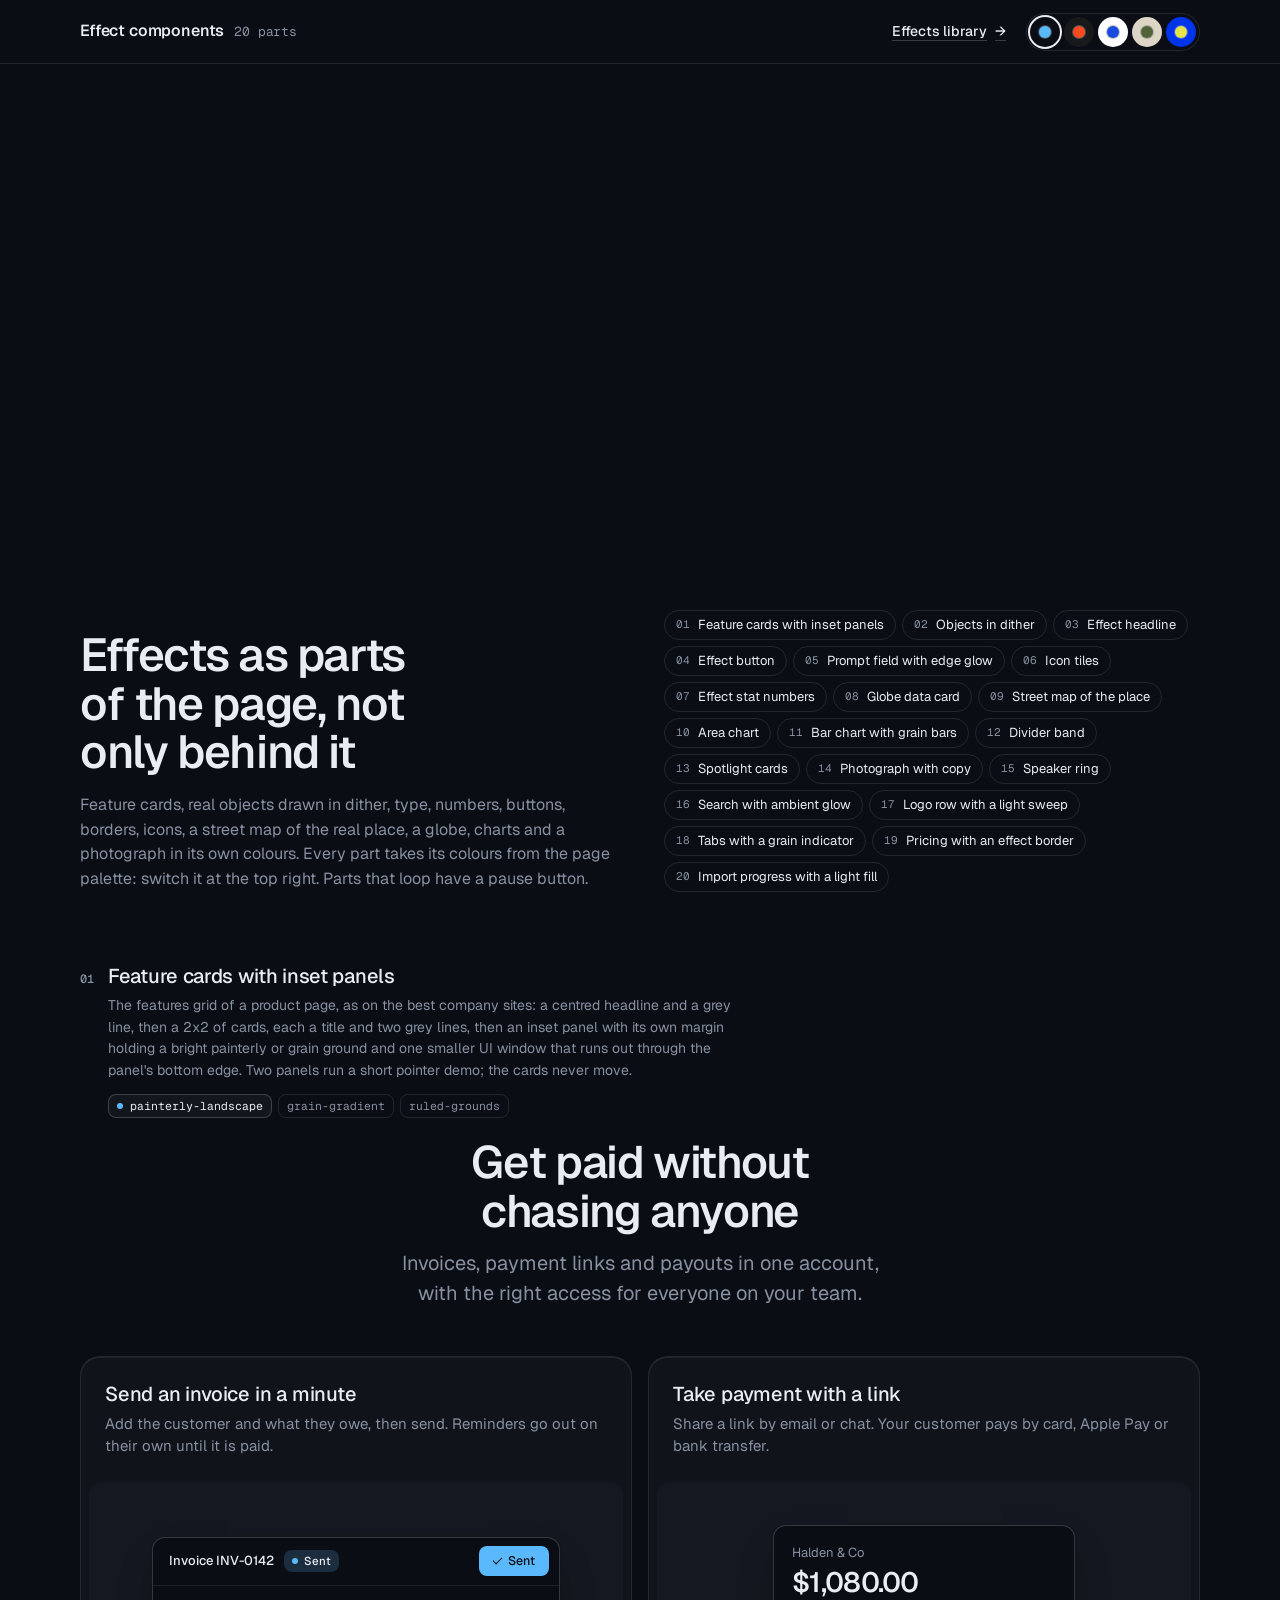
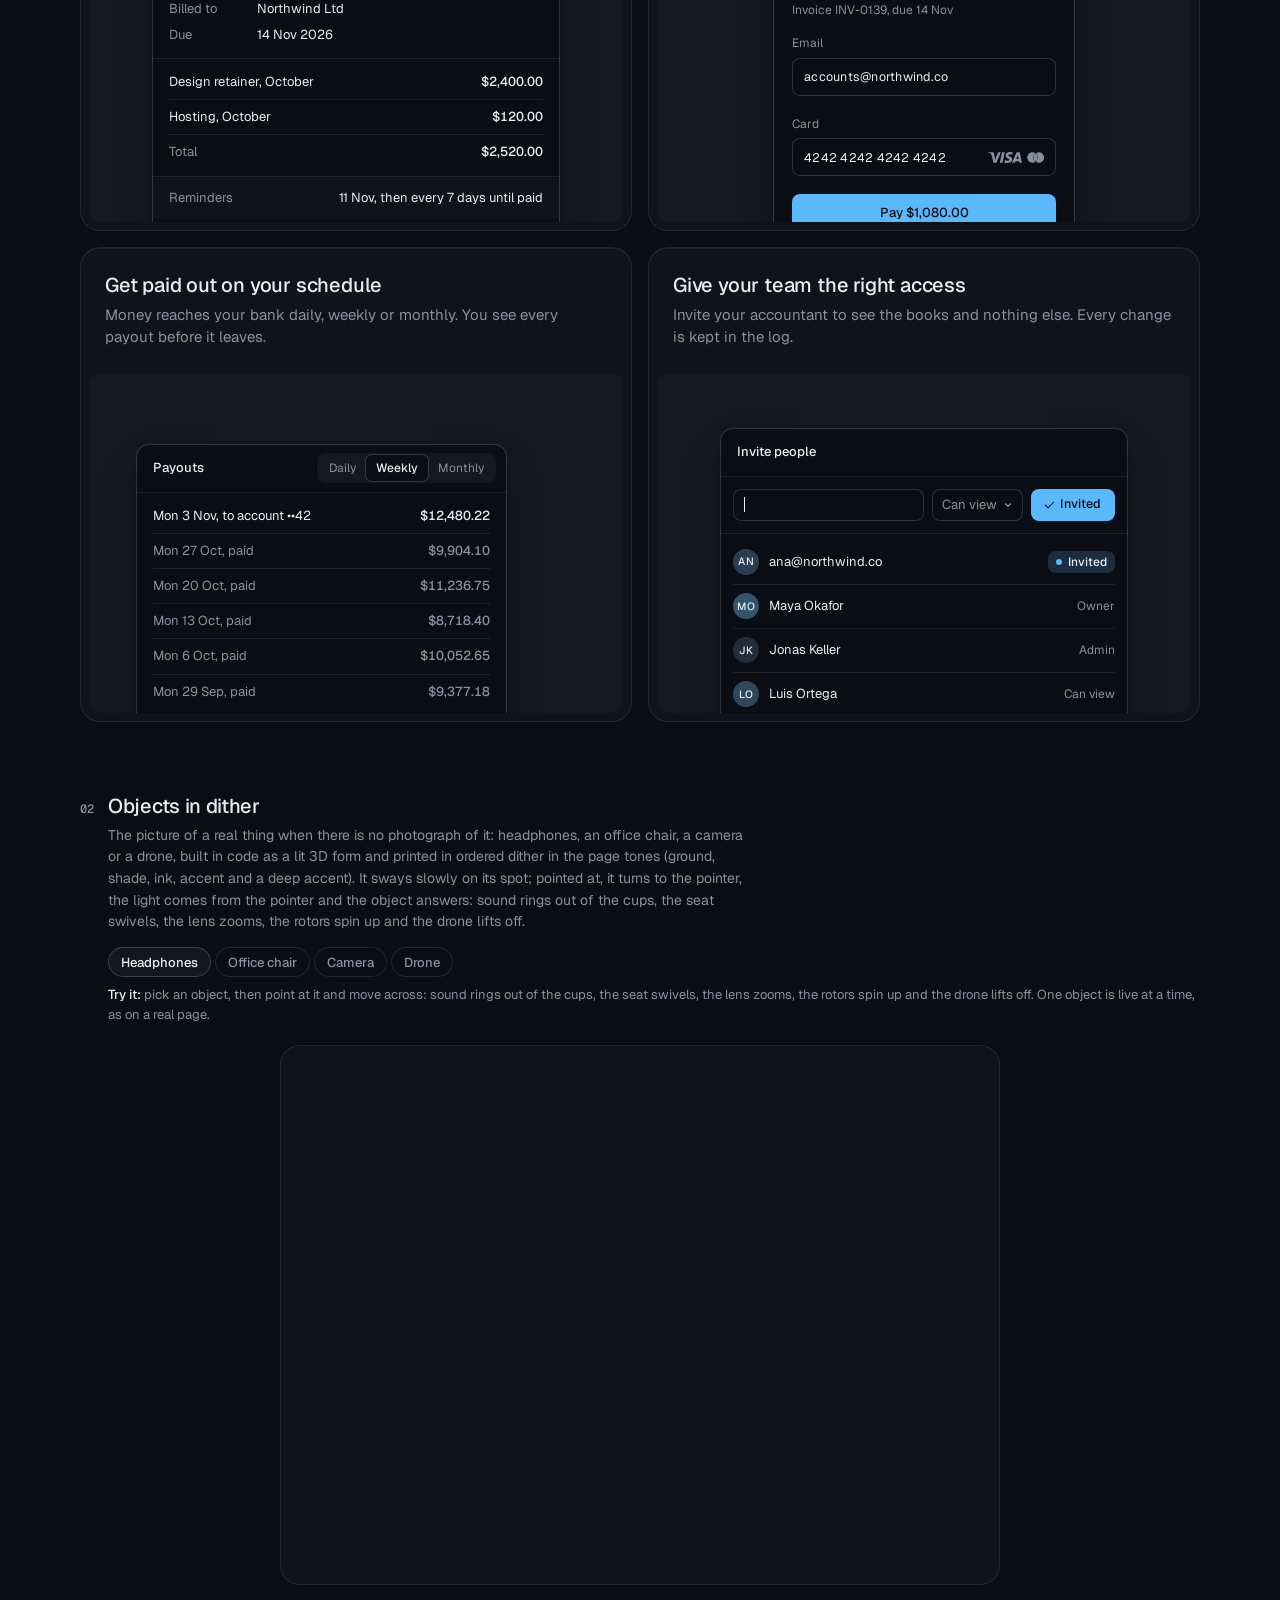
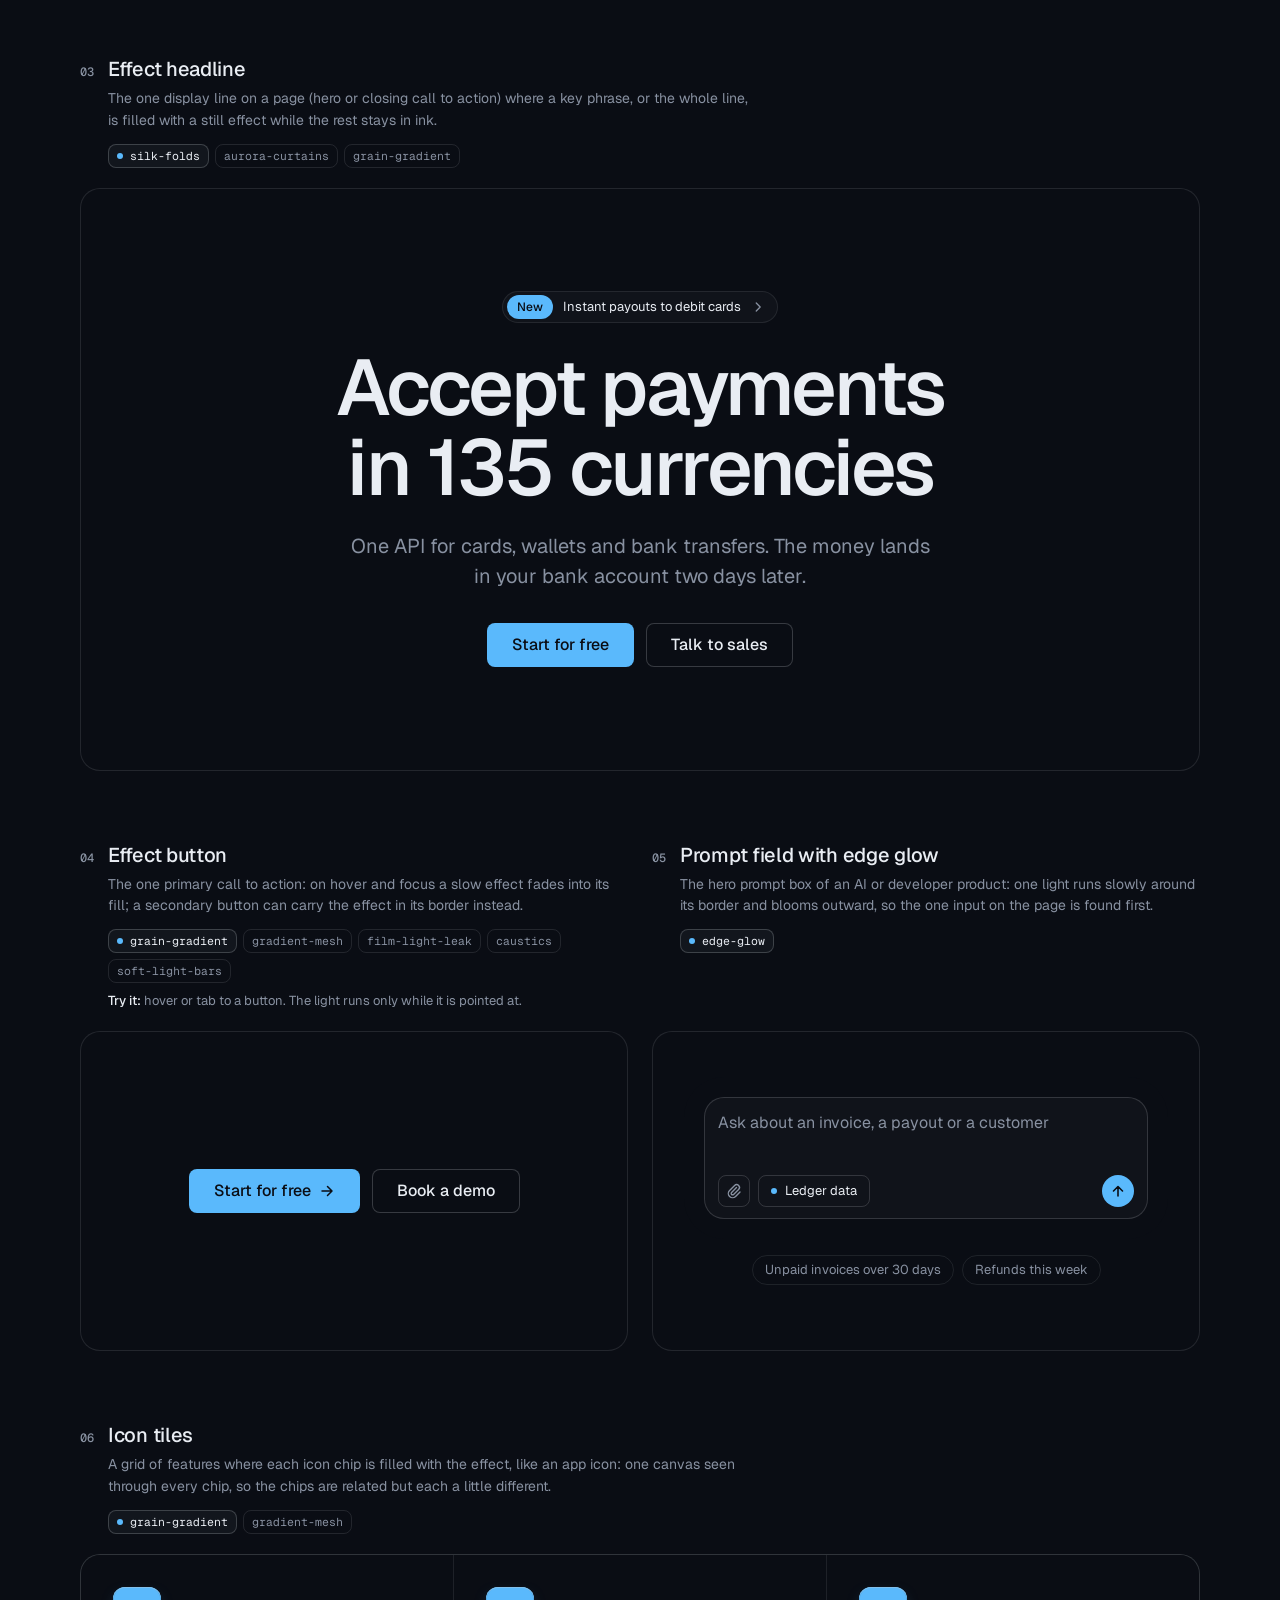
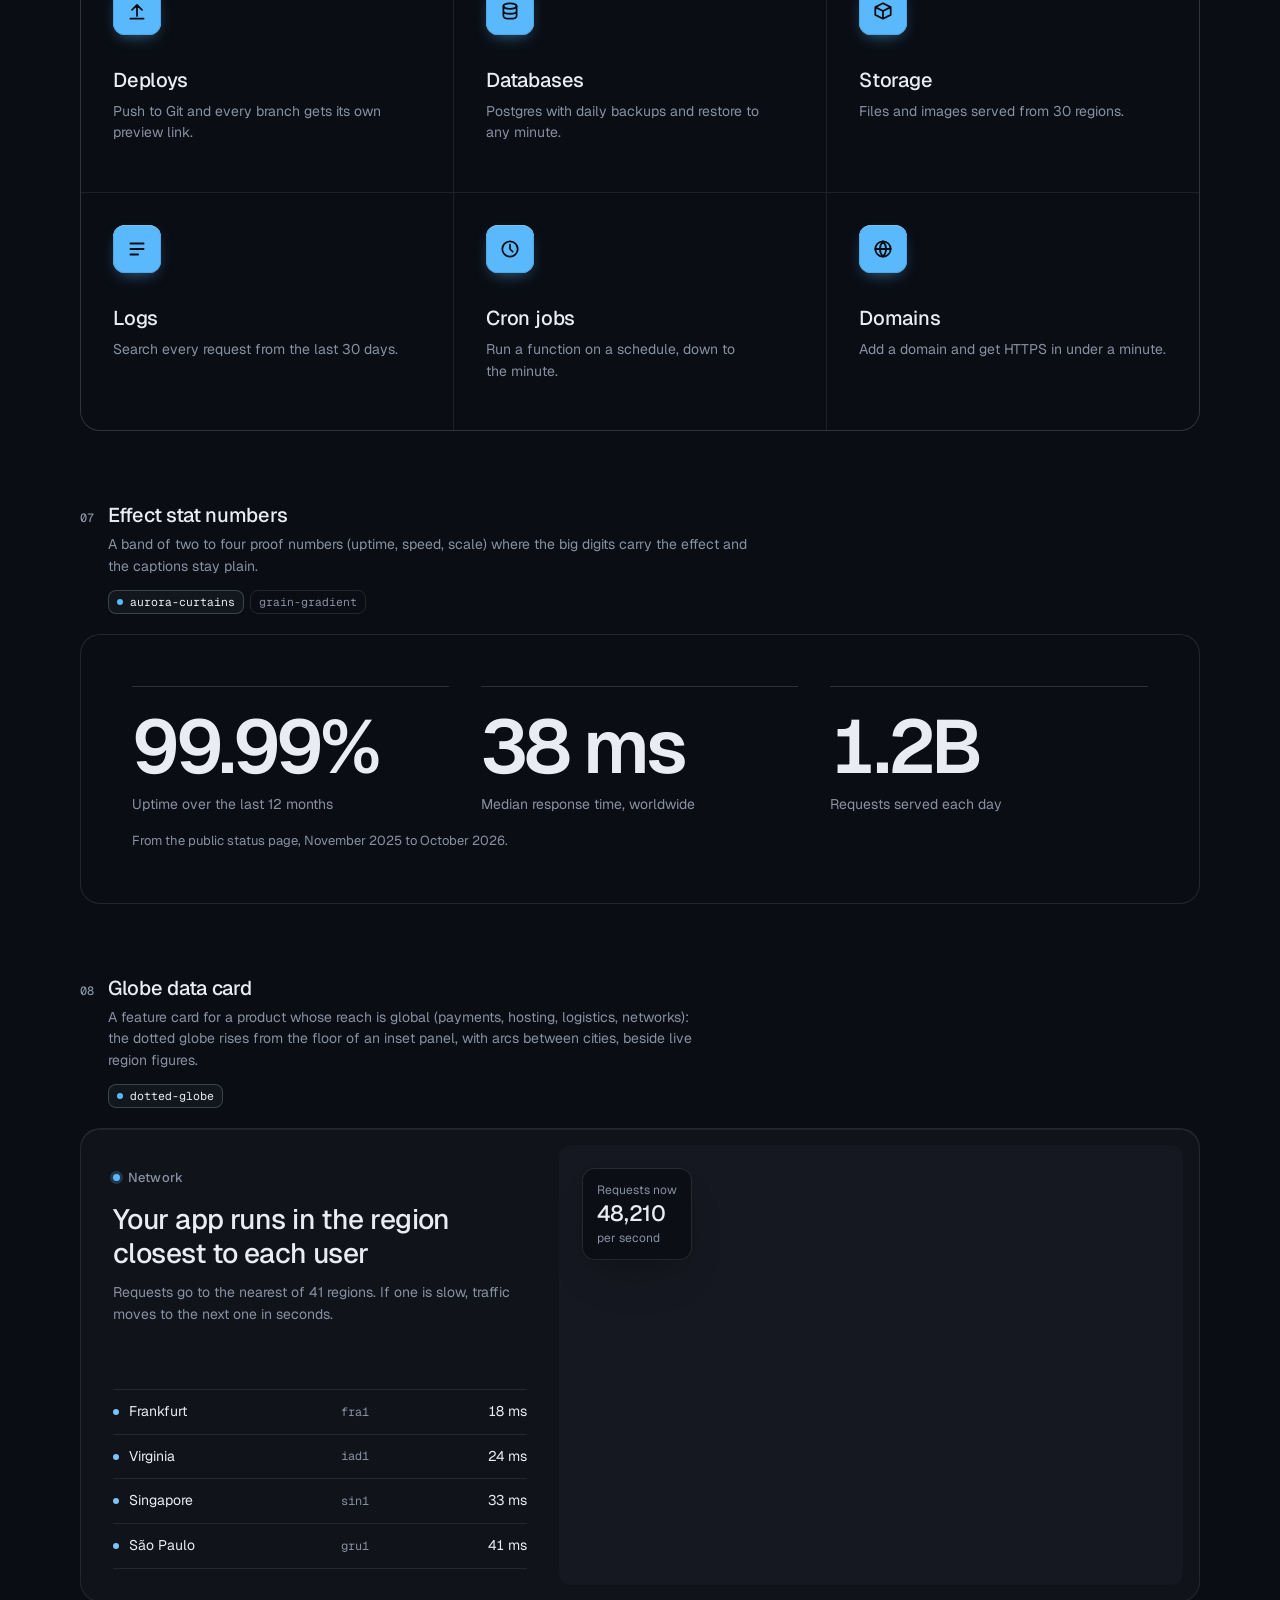
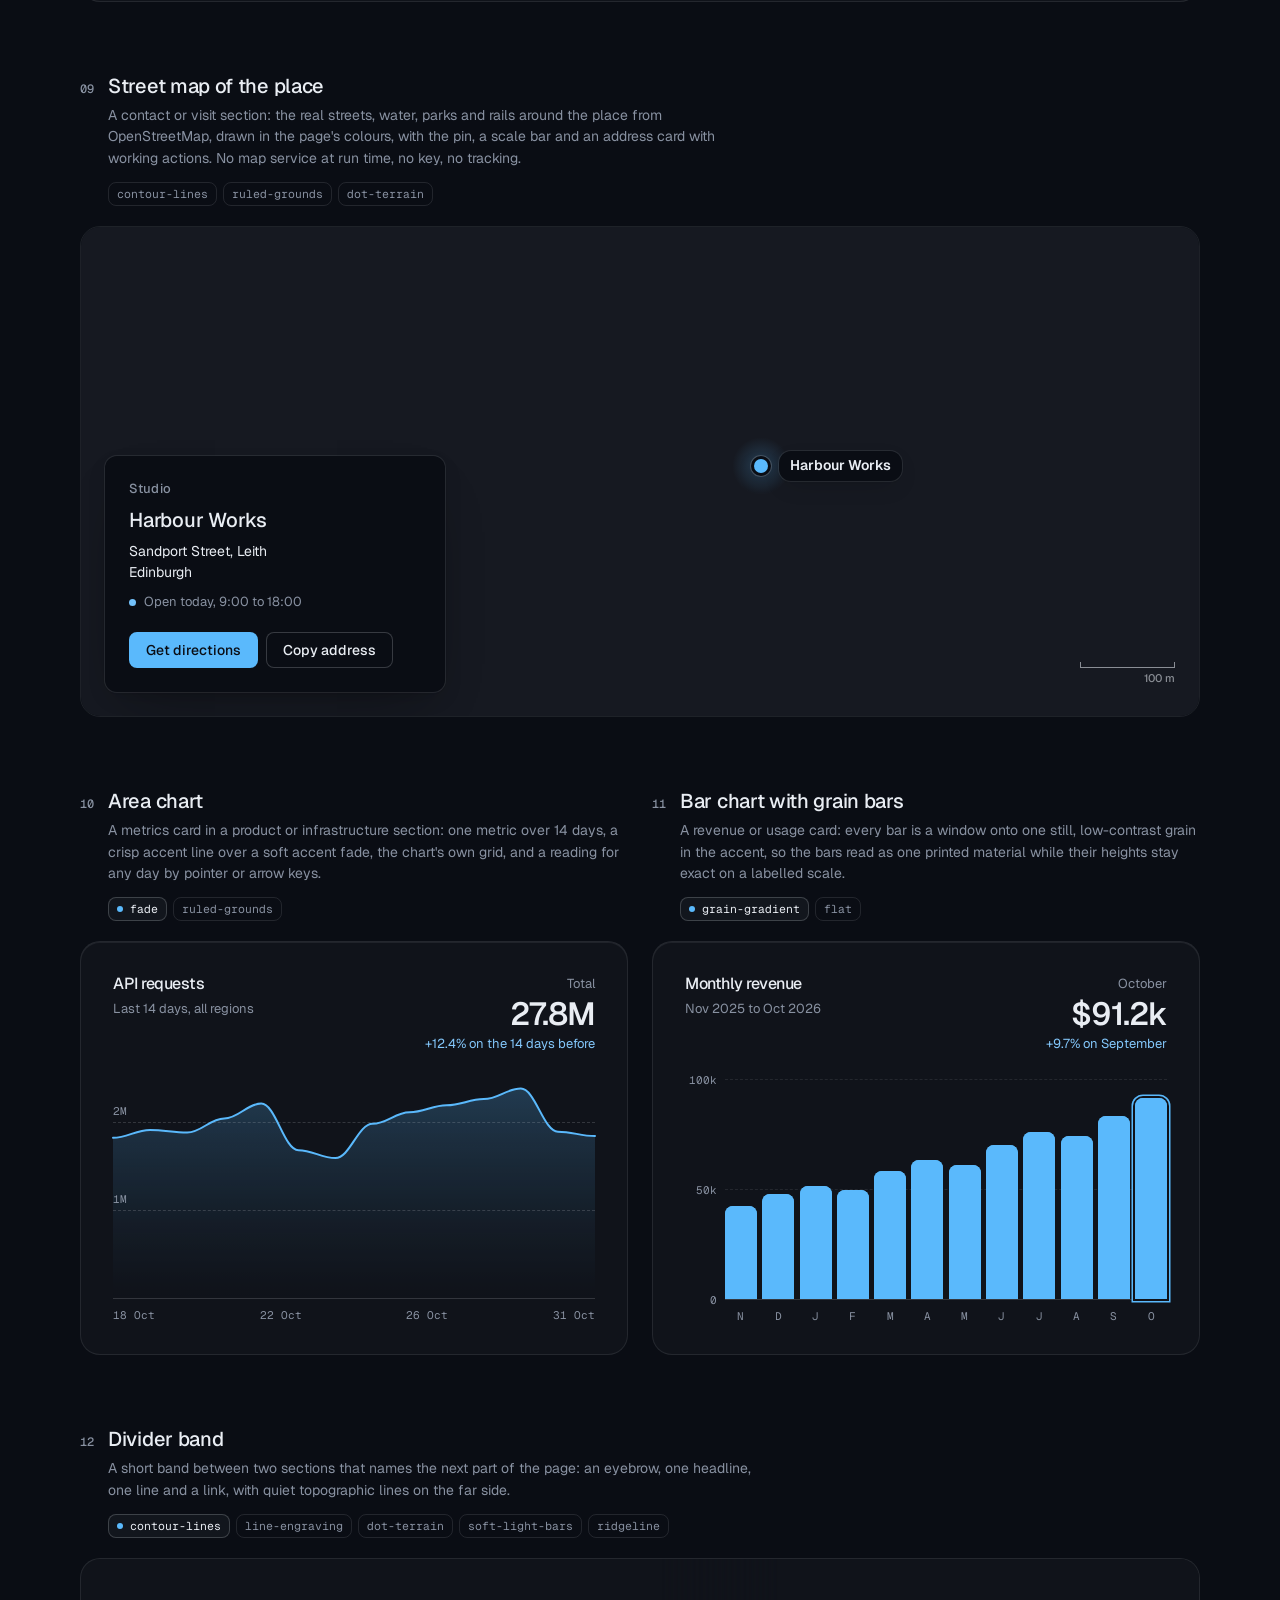
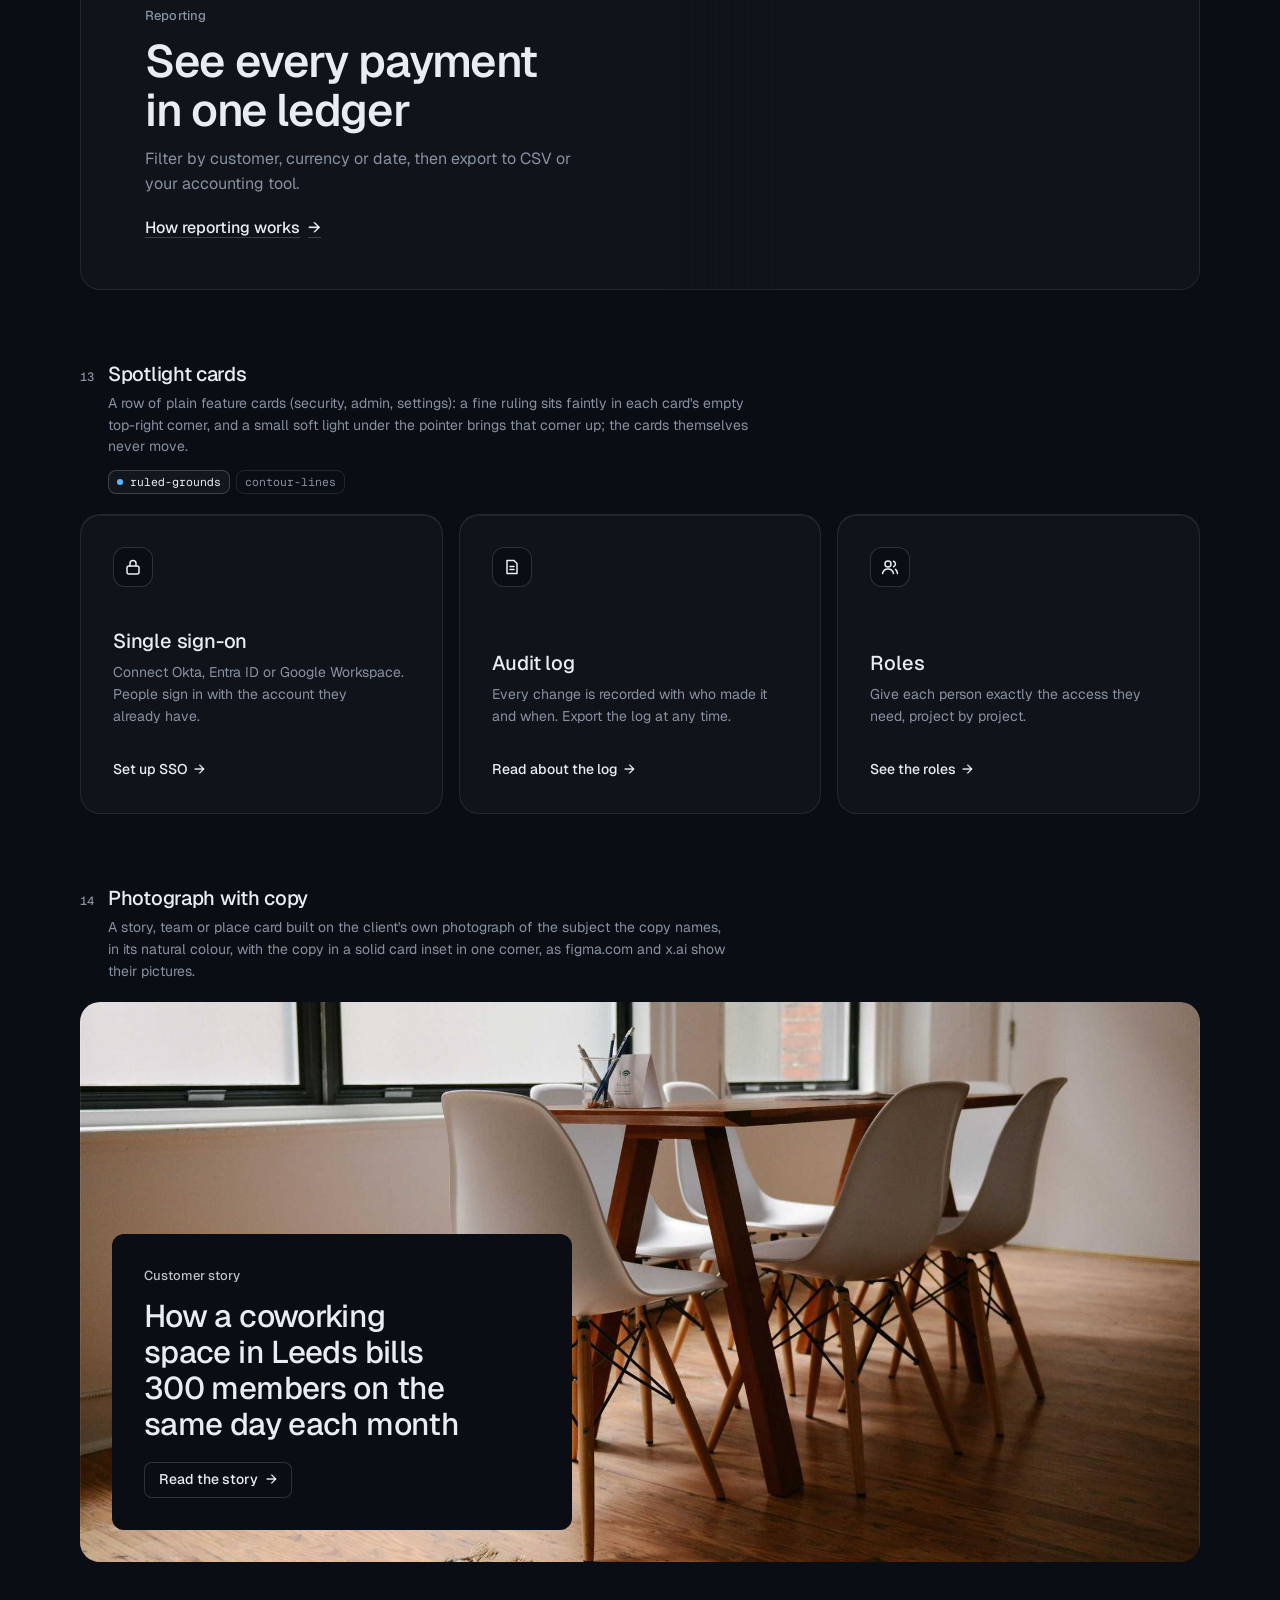
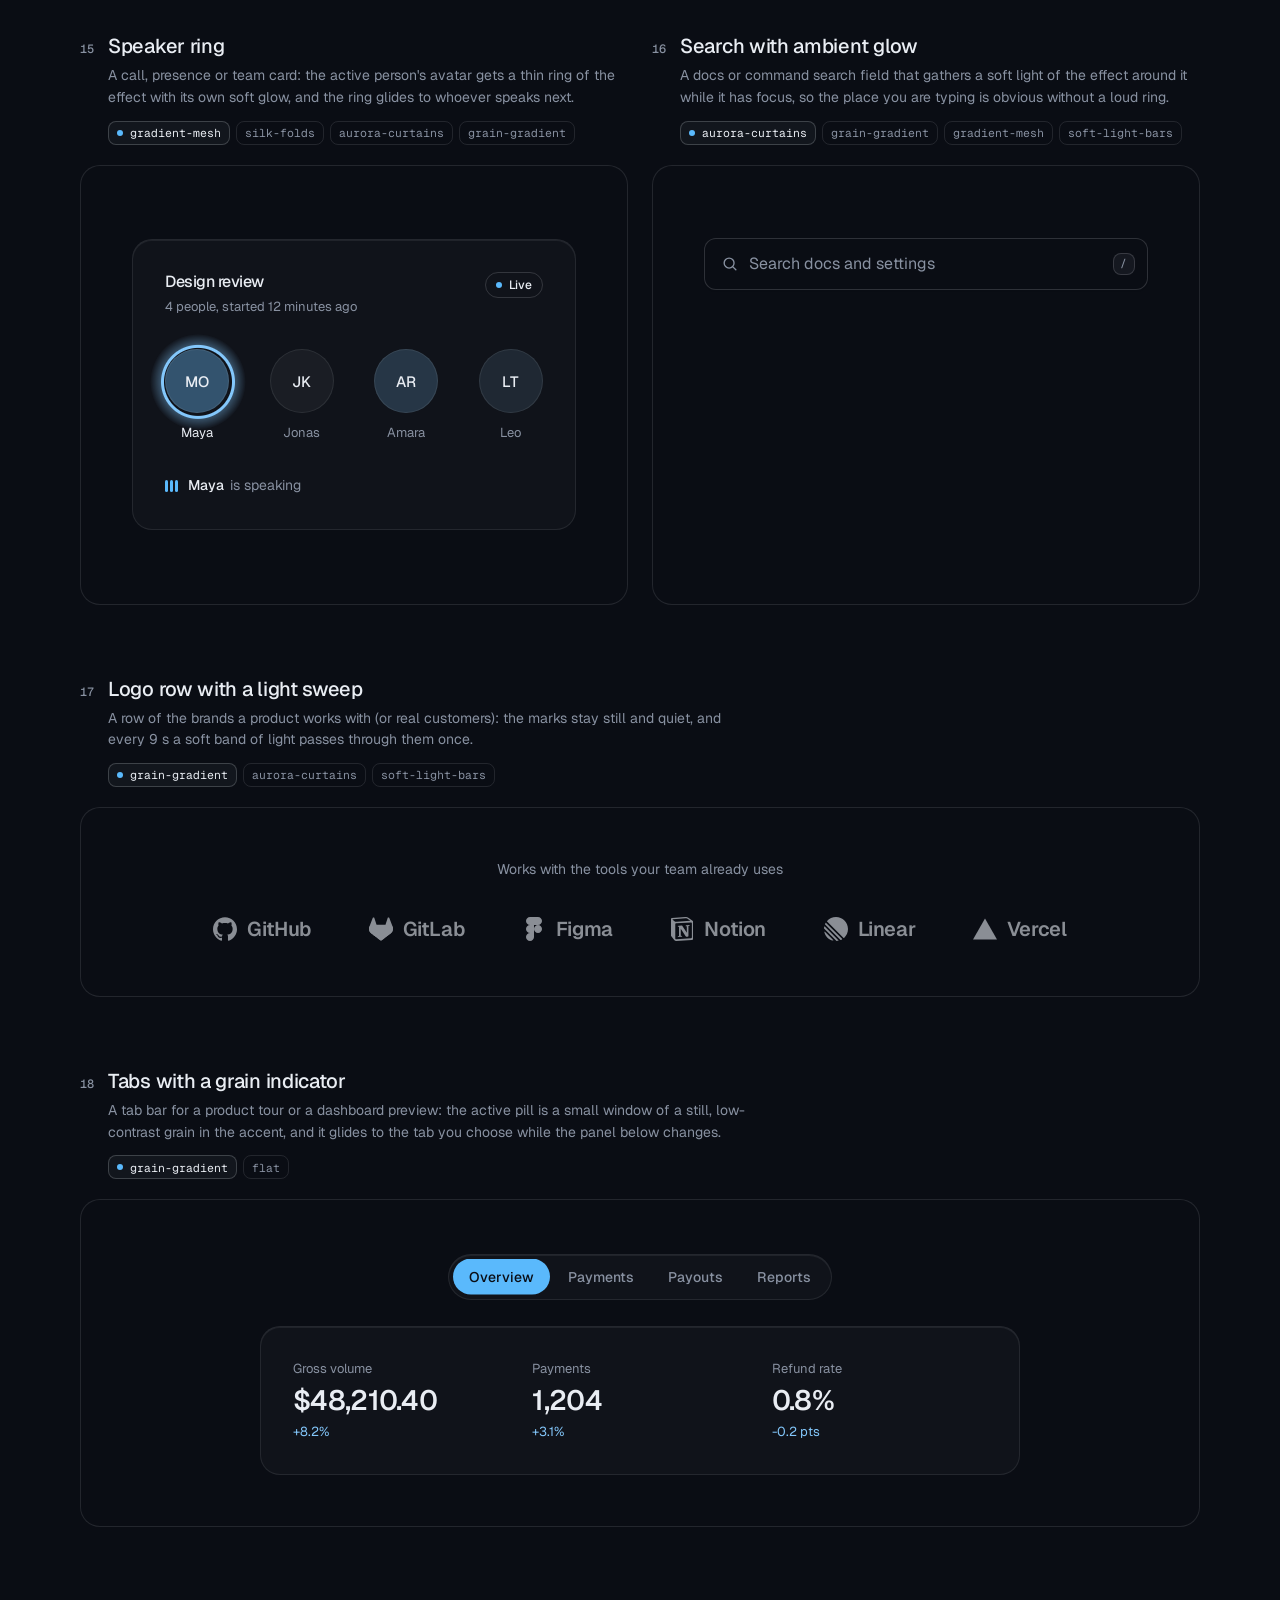
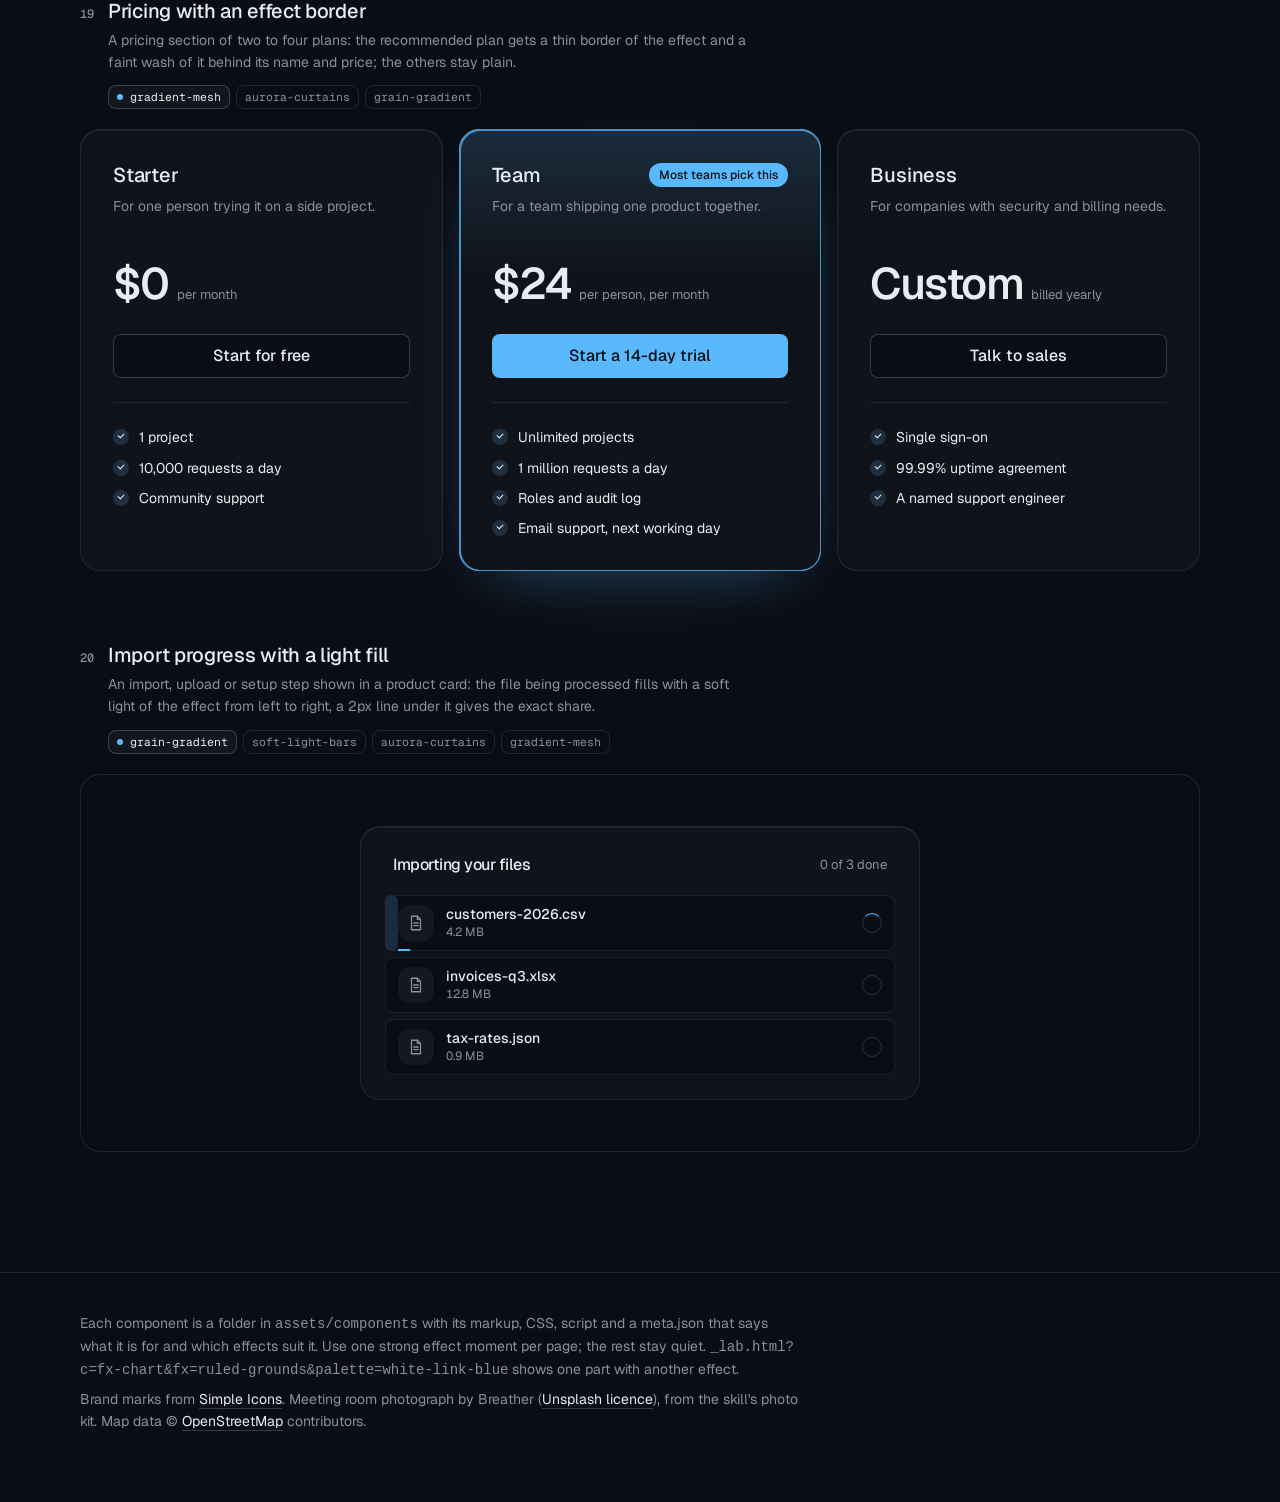
<file: .agents/skills/design-taste-frontend/assets/components/index.html>
<!doctype html>
<html lang="en" data-radius="soft">
<head>
<script>window.__tpGlMax = 16;   /* a gallery shows many live effects at once; a page of a site keeps the default 4 (fx.js) */</script>
<meta charset="utf-8">
<meta name="viewport" content="width=device-width, initial-scale=1">
<title>Effect components</title>
<link rel="preconnect" href="https://fonts.googleapis.com">
<link rel="preconnect" href="https://fonts.gstatic.com" crossorigin>
<link href="https://fonts.googleapis.com/css2?family=Geist:wght@100..900&family=Geist+Mono:wght@400..600&display=swap" rel="stylesheet">
<link rel="stylesheet" href="../system.css">
<link rel="stylesheet" href="./base.css">
<style>
  :root {
    --font-display: "Geist", system-ui, sans-serif;
    --font-text: "Geist", system-ui, sans-serif;
    --font-mono: "Geist Mono", ui-monospace, monospace;
    --display-weight: 560;
    --display-tracking: -0.03em;
    --container: 1200px;
  }
  body { min-height: 100vh; }
  .top {
    position: sticky; top: 0; z-index: 50; height: 64px; background: var(--bg);
    border-bottom: 1px solid var(--line);
  }
  .top .container { height: 100%; display: flex; align-items: center; justify-content: space-between; gap: 16px; }
  .brand { display: flex; align-items: center; gap: 10px; font-weight: 560; letter-spacing: -0.01em; }
  .brand small { font: 400 13px/1 var(--font-mono); color: var(--muted); }
  .top nav { display: flex; align-items: center; gap: 20px; }
  .top nav a.link { font-size: 14px; }
  .swatches { display: flex; gap: 4px; padding: 3px; border: 1px solid var(--line); border-radius: 999px; background: var(--bg); }
  .swatches button {
    width: 30px; height: 30px; border-radius: 999px; border: 0; padding: 0; cursor: pointer; position: relative;
    background: var(--sw-bg);
  }
  .swatches button::after {
    content: ""; position: absolute; inset: 9px; border-radius: 999px; background: var(--sw-accent);
    box-shadow: 0 0 0 1px color-mix(in oklab, var(--sw-ink) 25%, transparent);
  }
  .swatches button[aria-pressed="true"] { box-shadow: 0 0 0 2px var(--ink); }
  .swatches button:focus-visible { outline-offset: 3px; }

  .intro { padding-block: 64px 40px; display: grid; grid-template-columns: minmax(0, 6fr) minmax(0, 6fr); gap: 48px; align-items: end; }
  .intro h1 { font-size: clamp(34px, 2.2vw + 18px, 52px); line-height: 1.05; max-width: 15ch; }
  .intro p { margin-top: 16px; color: var(--muted); font-size: var(--t-body); line-height: 1.55; max-width: 52ch; }
  .index { display: flex; flex-wrap: wrap; gap: 6px; justify-content: flex-start; }
  @media (max-width: 1023px) { .intro { grid-template-columns: minmax(0, 1fr); gap: 28px; } }
  .index a {
    display: inline-flex; align-items: center; gap: 8px; height: 30px; padding: 0 11px; border-radius: 999px;
    border: 1px solid var(--line); font-size: 13px; color: var(--ink);
    transition: border-color var(--dur) var(--ease), background-color var(--dur) var(--ease);
  }
  .index a span { font-family: var(--font-mono); font-size: 11px; color: var(--muted); }
  .index a:hover { border-color: var(--line-strong); background: color-mix(in oklab, var(--ink) 4%, var(--bg)); }

  /* every part spans two rows of the list (its notes, its stage) as a subgrid, so the two parts of a
     half-width pair share one notes height and one stage height: their stages start and end level */
  .list { display: grid; grid-template-columns: repeat(2, minmax(0, 1fr)); column-gap: 24px; row-gap: 0; padding-bottom: 120px; }
  .sc { grid-column: 1 / -1; grid-row: span 2; display: grid; grid-template-rows: subgrid; row-gap: 20px; min-width: 0; scroll-margin-top: 88px; padding-top: 72px; }
  .sc:first-child { padding-top: 0; }
  .sc.is-half { grid-column: auto; }
  .sc.is-half .sc__stage:not(.is-center) { display: grid; }
  .sc__meta { display: grid; grid-template-columns: auto 1fr; column-gap: 14px; row-gap: 6px; align-items: baseline; align-content: start; }
  .sc__note { grid-column: 2; margin: 2px 0 0; font-size: 13px; color: var(--muted); }
  .sc__note::before { content: "Try it: "; color: var(--ink); font-weight: 500; }
  .sc__no { font: 500 12px/1 var(--font-mono); color: var(--muted); padding-top: 2px; }
  .sc__name { font: 500 20px/1.25 var(--font-text); letter-spacing: -0.015em; margin: 0; }
  .sc__for { grid-column: 2; color: var(--muted); font-size: 14px; line-height: 1.55; max-width: 72ch; margin: 0; }
  .sc__fx { grid-column: 2; display: flex; flex-wrap: wrap; gap: 6px; margin-top: 6px; }
  .sc__fx li {
    font: 400 11.5px/1 var(--font-mono); color: var(--muted); height: 24px; display: inline-flex; align-items: center;
    padding: 0 8px; border-radius: var(--r-sm); border: 1px solid var(--line);
  }
  .sc__fx li.is-on { color: var(--ink); border-color: var(--line-strong); background: color-mix(in oklab, var(--ink) 5%, var(--bg)); }
  .sc__fx li.is-on::before { content: ""; width: 6px; height: 6px; border-radius: 99px; background: var(--accent); margin-right: 7px; }
  .sc__stage {
    position: relative; min-width: 0; border: 1px solid var(--line); border-radius: var(--r-lg);
    padding: clamp(20px, 4vw, 56px); background: var(--bg);
  }
  .sc__stage.is-tall { padding-block: clamp(56px, 8vw, 120px); }
  .sc__stage.is-flush { padding: 0; border: 0; }
  .sc__stage.is-center { display: grid; place-items: center; min-height: 320px; }
  /* one object, at a size a page would give it */
  #fx-dither-object .sc__stage { display: grid; justify-items: center; }
  #fx-dither-object .cx-obj { width: min(100%, 720px); }
  .sc__pick { grid-column: 2; display: flex; flex-wrap: wrap; gap: 4px; margin-top: 8px; }
  .sc__pick button {
    height: 30px; padding: 0 12px; border-radius: 999px; border: 1px solid var(--line); background: var(--bg);
    font: 500 13px/1 var(--font-text); color: var(--muted); cursor: pointer;
  }
  .sc__pick button:hover { color: var(--ink); border-color: var(--line-strong); }
  .sc__pick button[aria-pressed="true"] { color: var(--ink); border-color: var(--line-strong); background: color-mix(in oklab, var(--ink) 6%, var(--bg)); }
  /* the search list opens below its field: leave it room inside the frame */
  #fx-search .sc__stage { min-height: 440px; place-items: start center; padding-top: 72px; }
  .sc__stage:empty::after { content: "Loading"; color: var(--muted); font-size: 13px; }

  .foot { border-top: 1px solid var(--line); padding: 40px 0 64px; color: var(--muted); font-size: 14px; }
  .foot p { max-width: 80ch; margin: 0 0 8px; }
  .foot a { color: var(--ink); text-decoration: underline; text-decoration-color: var(--line-strong); text-underline-offset: 4px; }

  @media (max-width: 899px) {
    .list { grid-template-columns: minmax(0, 1fr); }
    .sc.is-half { grid-column: 1 / -1; }
    .top nav a.link { display: none; }
  }
  @media (max-width: 639px) {
    .intro { padding-block: 48px 32px; }
    .sc { padding-top: 48px; }
    .sc__meta { grid-template-columns: 1fr; }
    .sc__no { display: none; }
    .sc__for, .sc__fx, .sc__note, .sc__pick { grid-column: 1; }
    .sc__stage.is-center { min-height: 240px; }
    .brand small { display: none; }
  }
</style>
</head>
<body>
<header class="top">
  <div class="container">
    <div class="brand">Effect components <small id="count"></small></div>
    <nav aria-label="Palette and links">
      <a class="link" href="../effects/gallery.html">Effects library</a>
      <div class="swatches" id="swatches" role="group" aria-label="Page palette"></div>
    </nav>
  </div>
</header>

<main>
  <section class="intro container">
    <div>
      <h1>Effects as parts of the page, not only behind it</h1>
      <p id="lede">Feature cards, real objects drawn in dither, type, numbers, buttons, borders, icons, a street map of the real place, a globe, charts and a photograph in its own colours. Every part takes its colours from the page palette: switch it at the top right. Parts that loop have a pause button.</p>
    </div>
    <nav class="index" id="index" aria-label="Components"></nav>
  </section>
  <div class="container list" id="list"></div>
</main>

<footer class="foot">
  <div class="container">
    <p>Each component is a folder in <code>assets/components</code> with its markup, CSS, script and a meta.json that says what it is for and which effects suit it. Use one strong effect moment per page; the rest stay quiet. <code>_lab.html?c=fx-chart&amp;fx=ruled-grounds&amp;palette=white-link-blue</code> shows one part with another effect.</p>
    <p>Brand marks from <a href="https://simpleicons.org/">Simple Icons</a>. Meeting room photograph by Breather (<a href="https://unsplash.com/photos/DEdM9Vs6s8w">Unsplash licence</a>), from the skill's photo kit. Map data © <a href="https://www.openstreetmap.org/copyright">OpenStreetMap</a> contributors.</p>
  </div>
</footer>

<script type="module">
  import fx from '../effects/fx.js';

  // component id, layout and stage style, in page order
  const COMPONENTS = [
    { id: 'fx-feature-card', stage: 'is-flush' },
    { id: 'fx-dither-object', stage: 'is-flush', note: 'pick an object, then point at it and move across: sound rings out of the cups, the seat swivels, the lens zooms, the rotors spin up and the drone lifts off. One object is live at a time, as on a real page.' },
    { id: 'fx-headline', stage: 'is-tall' },
    { id: 'fx-button', half: true, stage: 'is-center', note: 'hover or tab to a button. The light runs only while it is pointed at.' },
    { id: 'fx-prompt', half: true, stage: 'is-center' },
    { id: 'fx-icon-tiles', stage: 'is-flush' },
    { id: 'fx-stat' },
    { id: 'fx-globe', stage: 'is-flush' },
    { id: 'fx-map', stage: 'is-flush' },
    { id: 'fx-chart', half: true, stage: 'is-flush' },
    { id: 'fx-bars', half: true, stage: 'is-flush' },
    { id: 'fx-band', stage: 'is-flush' },
    { id: 'fx-spotlight', stage: 'is-flush' },
    { id: 'fx-photo', stage: 'is-flush' },
    { id: 'fx-avatar', half: true, stage: 'is-center' },
    { id: 'fx-search', half: true, stage: 'is-center' },
    { id: 'fx-logos' },
    { id: 'fx-tabs' },
    { id: 'fx-pricing', stage: 'is-flush' },
    { id: 'fx-progress', stage: 'is-center' },
  ];

  const PALETTES = [
    { id: 'blue-black-cornflower', name: 'Night, cornflower', bg: '#0a0d14', surface: '#131824', ink: '#e9edf3', muted: '#8891a1', accent: '#5ab9fc', accentInk: '#0a0d14' },
    { id: 'graphite-safety-orange', name: 'Graphite, orange', bg: '#18191b', surface: '#222427', ink: '#eff0f1', muted: '#9c9ea3', accent: '#ff4a1f', accentInk: '#18191b' },
    { id: 'white-link-blue', name: 'White, blue', bg: '#ffffff', surface: '#f4f4f4', ink: '#111111', muted: '#6b6b6b', accent: '#1a4be0', accentInk: '#ffffff' },
    { id: 'moss-sand', name: 'Sand, moss', bg: '#ddd6c6', surface: '#d2cab8', ink: '#2a2a26', muted: '#59574e', accent: '#4f6238', accentInk: '#ffffff' },
    { id: 'cobalt-field', name: 'Cobalt field', bg: '#0034eb', surface: '#002fd6', ink: '#ffffff', muted: '#dfe4f2', accent: '#e9e34a', accentInk: '#111111' },
  ];

  const q = new URLSearchParams(location.search);
  if (q.has('time')) fx.setClock(+q.get('time'));
  if (q.has('fallback')) fx.config.forceFallback = true;
  const only = q.get('only') ? q.get('only').split(',') : null;
  const list = document.getElementById('list');
  const index = document.getElementById('index');
  const swatches = document.getElementById('swatches');

  /*
    The budget: a laptop's integrated GPU shares its memory with everything else, so this page never
    holds more than 4 live WebGL contexts. A part is started when it comes near the viewport and
    destroyed when it leaves it; still parts draw once and free their context; fx.js frees any idle
    off-screen context past 4. liveGL() counts the contexts that are open right now.
  */
  fx.config.maxLive = 4;
  const contexts = new Set();
  let peakGL = 0;
  const getContext = HTMLCanvasElement.prototype.getContext;
  HTMLCanvasElement.prototype.getContext = function (type, ...rest) {
    const c = getContext.call(this, type, ...rest);
    if (c && /webgl/i.test(type) && !contexts.has(c)) { contexts.add(c); peakGL = Math.max(peakGL, liveGL()); }
    return c;
  };
  function liveGL() {
    for (const c of contexts) if (c.isContextLost()) contexts.delete(c);
    return contexts.size;
  }

  // the dither object: one live at a time, switched here (a real page shows one object)
  const OBJECTS = {
    headphones: ['Headphones', 'Over-ear, wireless'],
    chair: ['Office chair', 'Swivel seat on five castors'],
    camera: ['Camera', 'Mirrorless, with a zoom lens'],
    drone: ['Drone', 'Four rotors and a camera'],
  };
  let object = OBJECTS[q.get('object')] ? q.get('object') : 'headphones';
  // print (ordered dither, the default) or studio (a smooth shaded render: no picker until it is anti-aliased; ?render=studio)
  let render = q.get('render') === 'studio' ? 'studio' : 'print';

  function applyPalette(p) {
    const c = fx.color;
    const action = c.contrast(p.accent, p.bg) >= 2.2 ? p.accent : p.ink;
    const actionInk = action === p.accent ? p.accentInk : p.bg;
    const s = document.documentElement.style;
    const set = (k, v) => s.setProperty(k, v);
    set('--p-bg', p.bg); set('--p-surface', p.surface); set('--p-ink', p.ink); set('--p-muted', p.muted);
    set('--p-accent', p.accent); set('--p-accent-ink', p.accentInk); set('--p-action', action); set('--p-action-ink', actionInk);
    document.documentElement.style.colorScheme = c.isDark(p.bg) ? 'dark' : 'light';
    for (const b of swatches.children) b.setAttribute('aria-pressed', String(b.dataset.id === p.id));
  }

  async function load(entry) {
    const base = `./${entry.id}/`;
    const [meta, html, mod] = await Promise.all([
      fetch(base + 'meta.json').then(r => (r.ok ? r.json() : null)),
      fetch(base + 'component.html').then(r => (r.ok ? r.text() : null)),
      import(base + 'component.js').catch(err => { console.warn(entry.id, err); return null; }),
    ]).catch(() => [null, null, null]);
    if (!meta || !html || !mod) return null;
    const link = document.createElement('link');
    link.rel = 'stylesheet';
    link.href = base + 'component.css';
    document.head.append(link);
    await new Promise(r => { link.onload = link.onerror = r; });
    return { ...entry, meta, html, mod };
  }

  function section(e, n) {
    const s = document.createElement('section');
    s.className = 'sc' + (e.half ? ' is-half' : '');
    s.id = e.id;
    const fxList = (e.meta.effects || []).map(id => `<li class="${id === e.meta.default ? 'is-on' : ''}">${id}</li>`).join('');
    const pick = e.id === 'fx-dither-object'
      ? `<div class="sc__pick" role="group" aria-label="Object">${Object.keys(OBJECTS).map(k => `<button type="button" data-object="${k}" aria-pressed="${k === object}">${OBJECTS[k][0]}</button>`).join('')}</div>`
      : '';
    s.innerHTML = `
      <div class="sc__meta">
        <span class="sc__no">${String(n).padStart(2, '0')}</span>
        <h2 class="sc__name">${e.meta.name}</h2>
        <p class="sc__for">${e.meta.for}</p>
        ${fxList ? `<ul class="sc__fx" aria-label="Effects that suit it">${fxList}</ul>` : ''}
        ${pick}
        ${e.note ? `<p class="sc__note">${e.note}</p>` : ''}
      </div>
      <div class="sc__stage ${e.stage || ''}"></div>`;
    return s;
  }

  // the markup is placed at once (the page keeps its full height); the scripts run only near the viewport
  function markup(e) {
    const stage = e.section.querySelector('.sc__stage');
    stage.innerHTML = e.html;
    if (e.id === 'fx-dither-object') {
      const fig = stage.querySelector('.cx-obj');
      fig.dataset.cxObject = object;
      if (render === 'studio') fig.dataset.cxRender = 'studio'; else delete fig.dataset.cxRender;
      fig.querySelector('.cx-obj__stage').removeAttribute('aria-label');
    }
    return stage;
  }
  function start(e) {
    if (e.ctrl) return;
    const stage = markup(e);
    try { e.ctrl = e.mod.default(stage.firstElementChild || stage) || { destroy() {} }; } catch (err) { console.error(e.id, err); e.ctrl = { destroy() {} }; }
  }
  function stop(e) {
    if (!e.ctrl) return;
    try { e.ctrl.destroy?.(); } catch (err) { console.warn(e.id, err); }
    fx.unmountAll(e.section);
    e.ctrl = null;
  }

  function setPalette(p, entries) {
    entries.forEach(stop);
    applyPalette(p);
    try { localStorage.setItem('cx-palette', p.id); } catch (_) {}
    requestAnimationFrame(() => entries.forEach(e => (e.near ? start(e) : markup(e))));
  }

  let saved = null;
  try { saved = localStorage.getItem('cx-palette'); } catch (_) {}
  const first = PALETTES.find(p => p.id === q.get('palette')) || PALETTES.find(p => p.id === saved) || PALETTES[0];
  for (const p of PALETTES) {
    const b = document.createElement('button');
    b.type = 'button';
    b.dataset.id = p.id;
    b.title = p.name;
    b.setAttribute('aria-label', p.name);
    b.style.setProperty('--sw-bg', p.bg);
    b.style.setProperty('--sw-accent', p.accent);
    b.style.setProperty('--sw-ink', p.ink);
    swatches.append(b);
  }
  applyPalette(first);

  const wanted = COMPONENTS.filter(c => !only || only.includes(c.id));
  const entries = (await Promise.all(wanted.map(load))).filter(Boolean);
  document.getElementById('count').textContent = `${entries.length} parts`;
  entries.forEach((e, i) => {
    e.section = section(e, i + 1);
    list.append(e.section);
    markup(e);
    const a = document.createElement('a');
    a.href = '#' + e.id;
    a.innerHTML = `<span>${String(i + 1).padStart(2, '0')}</span>${e.meta.name}`;
    index.append(a);
  });
  await document.fonts.ready;
  const near = new IntersectionObserver(seen => {
    for (const en of seen) {
      const e = entries.find(x => x.section === en.target);
      if (!e) continue;
      e.near = en.isIntersecting;
      if (e.near) start(e); else stop(e);
    }
  }, { rootMargin: '10% 0px' });
  entries.forEach(e => near.observe(e.section));
  setTimeout(() => { document.documentElement.dataset.ready = '1'; }, 1500);

  swatches.addEventListener('click', ev => {
    const b = ev.target.closest('button');
    if (!b) return;
    const p = PALETTES.find(x => x.id === b.dataset.id);
    if (p) setPalette(p, entries);
  });
  list.addEventListener('click', ev => {
    const b = ev.target.closest('[data-object], [data-render]');
    if (!b || !(OBJECTS[b.dataset.object] || b.dataset.render)) return;
    if (b.dataset.render) render = b.dataset.render; else object = b.dataset.object;
    b.parentElement.querySelectorAll('button').forEach(x => x.setAttribute('aria-pressed', String(x === b)));
    const e = entries.find(x => x.id === 'fx-dither-object');
    stop(e);
    if (e.near) start(e); else markup(e);
  });
  window.__cx = {
    entries,
    setPalette: id => setPalette(PALETTES.find(p => p.id === id), entries),
    setObject: k => list.querySelector(`[data-object="${k}"]`)?.click(),
    gl: () => ({ live: liveGL(), peak: peakGL, started: entries.filter(e => e.ctrl).map(e => e.id) }),
  };
</script>

</body>
</html>
</file>
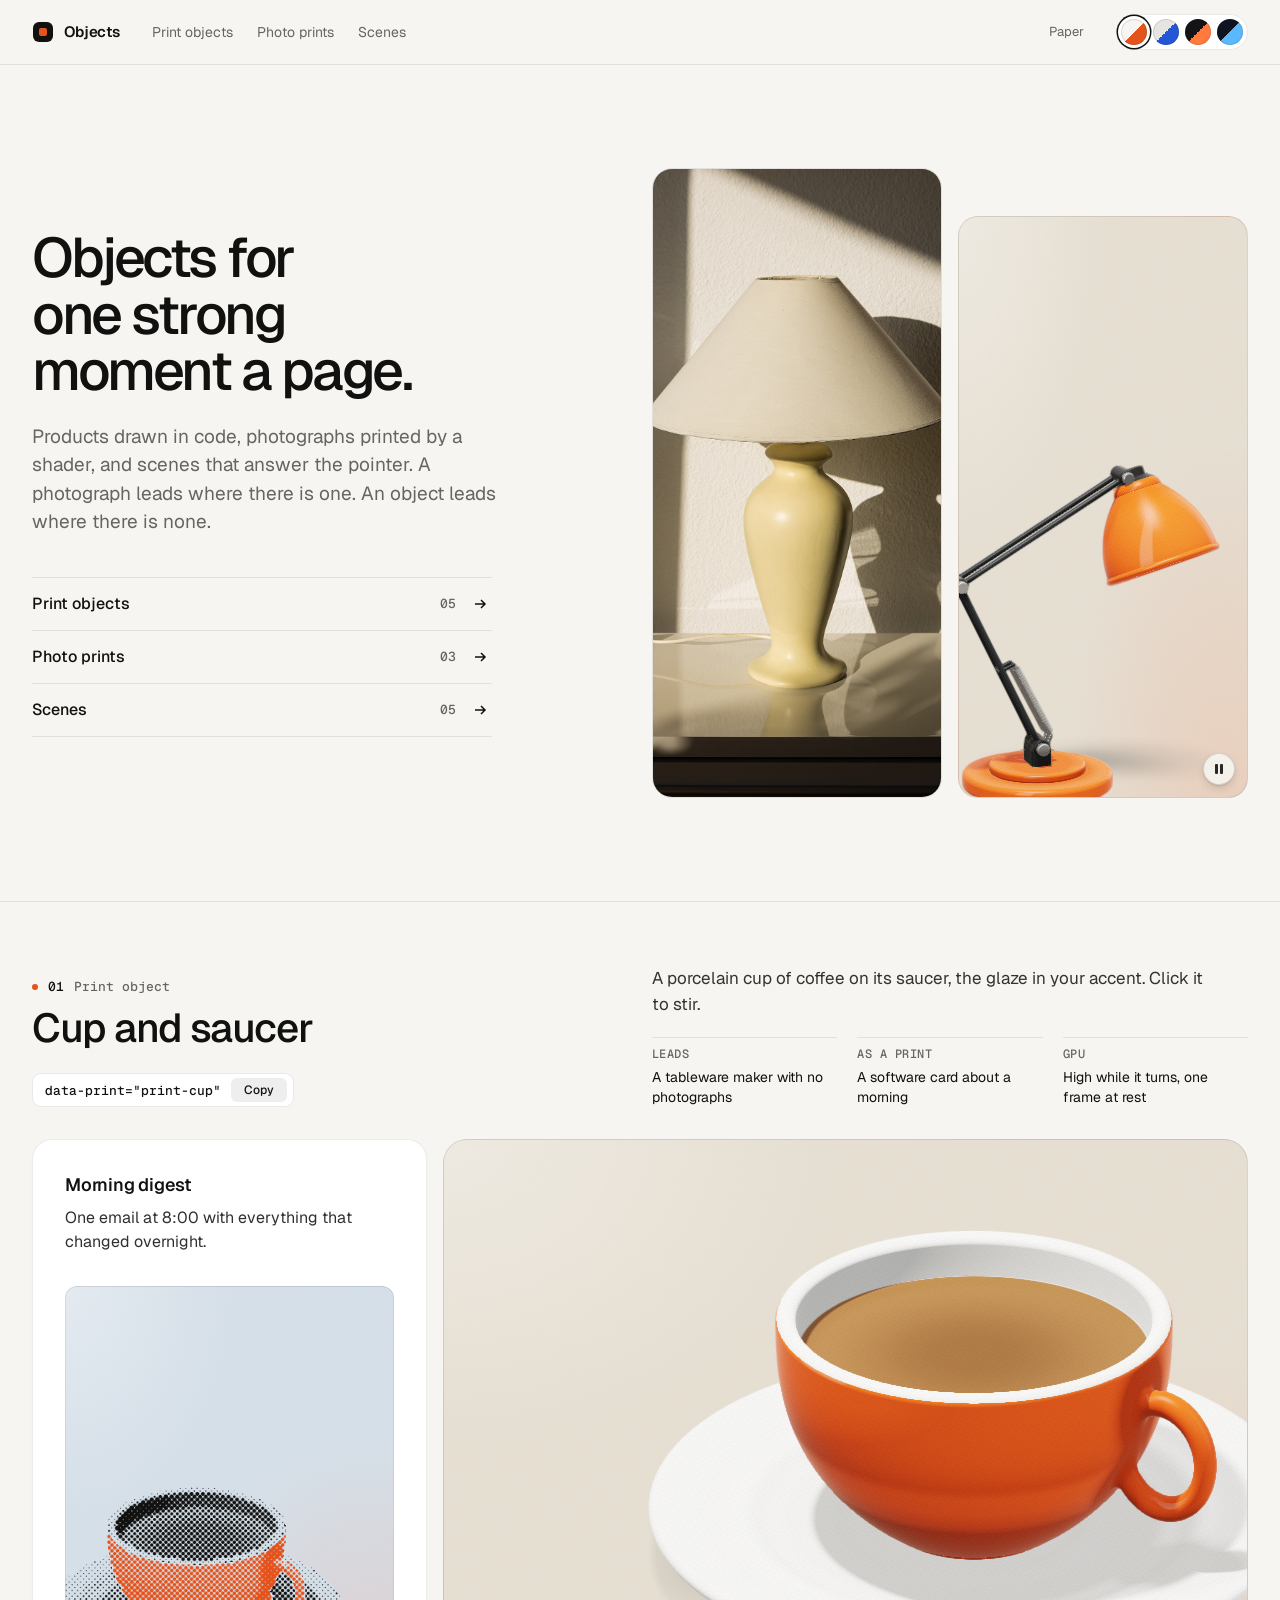
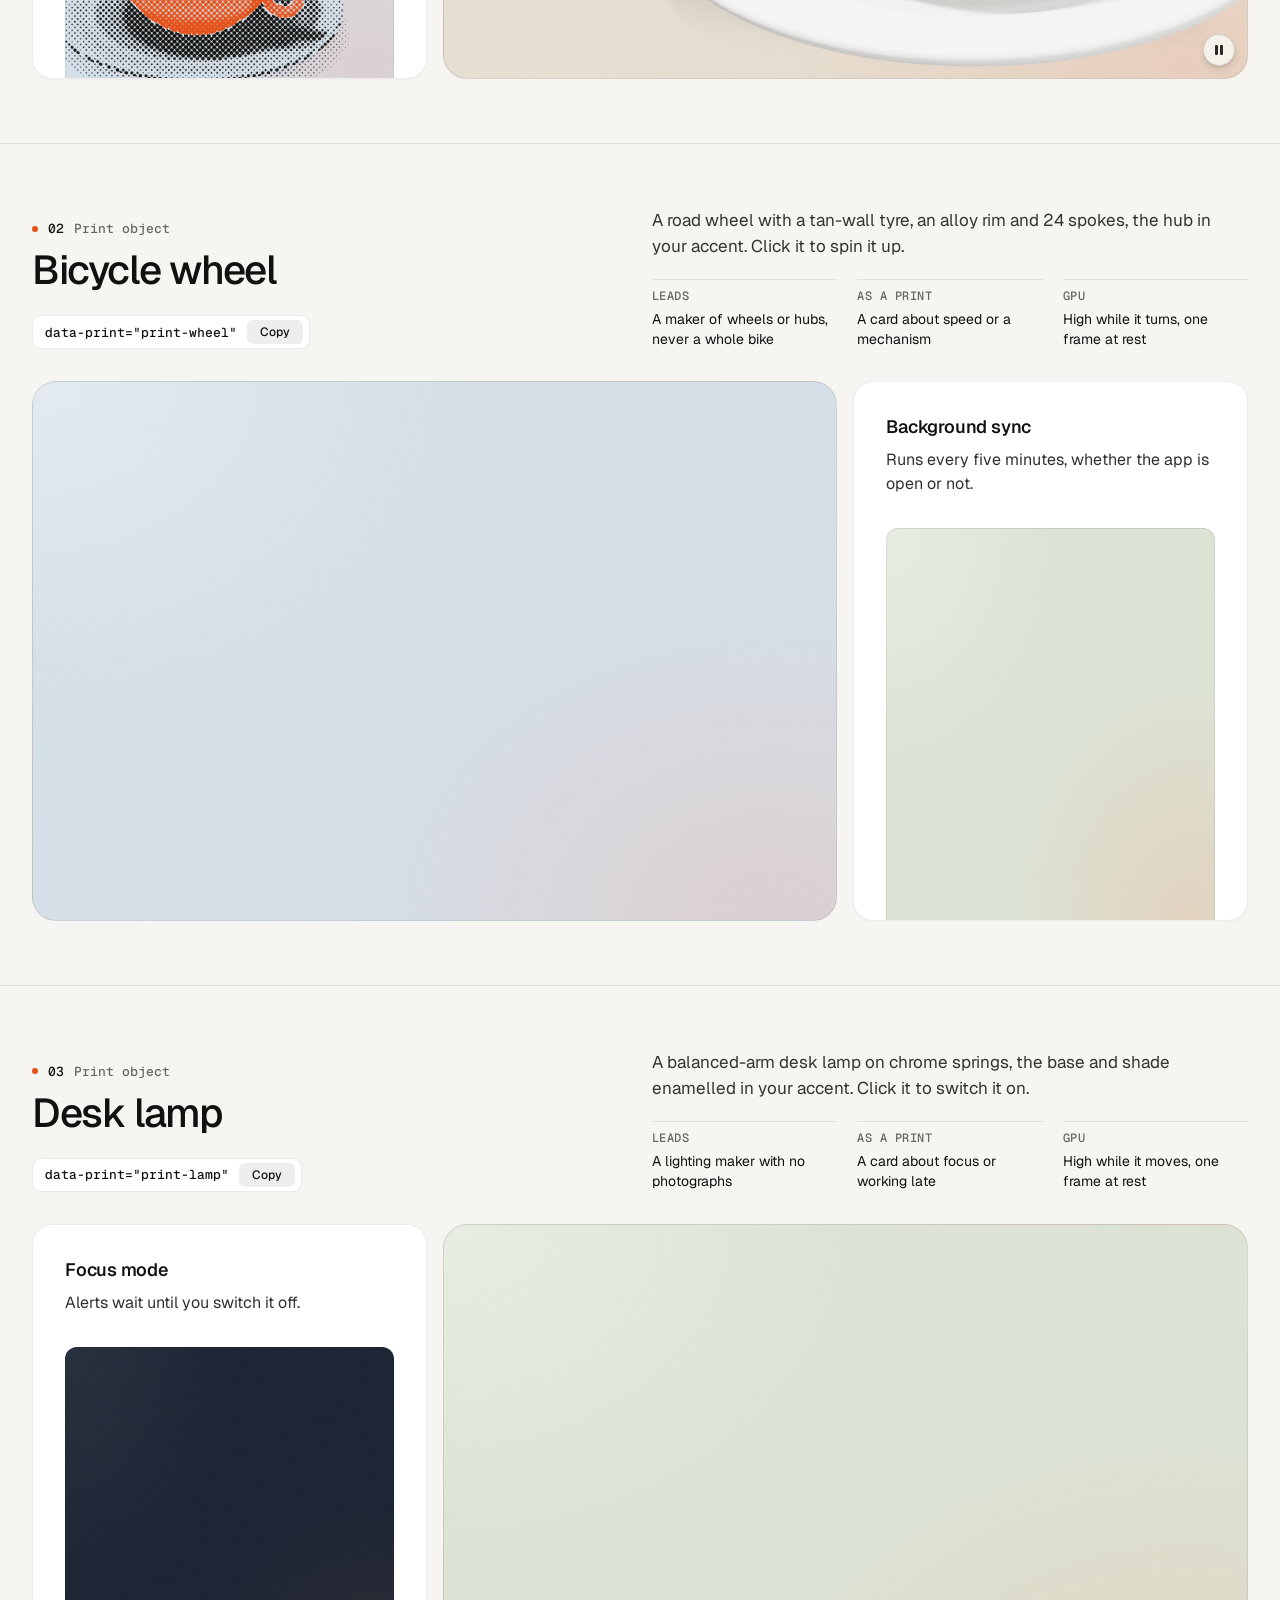
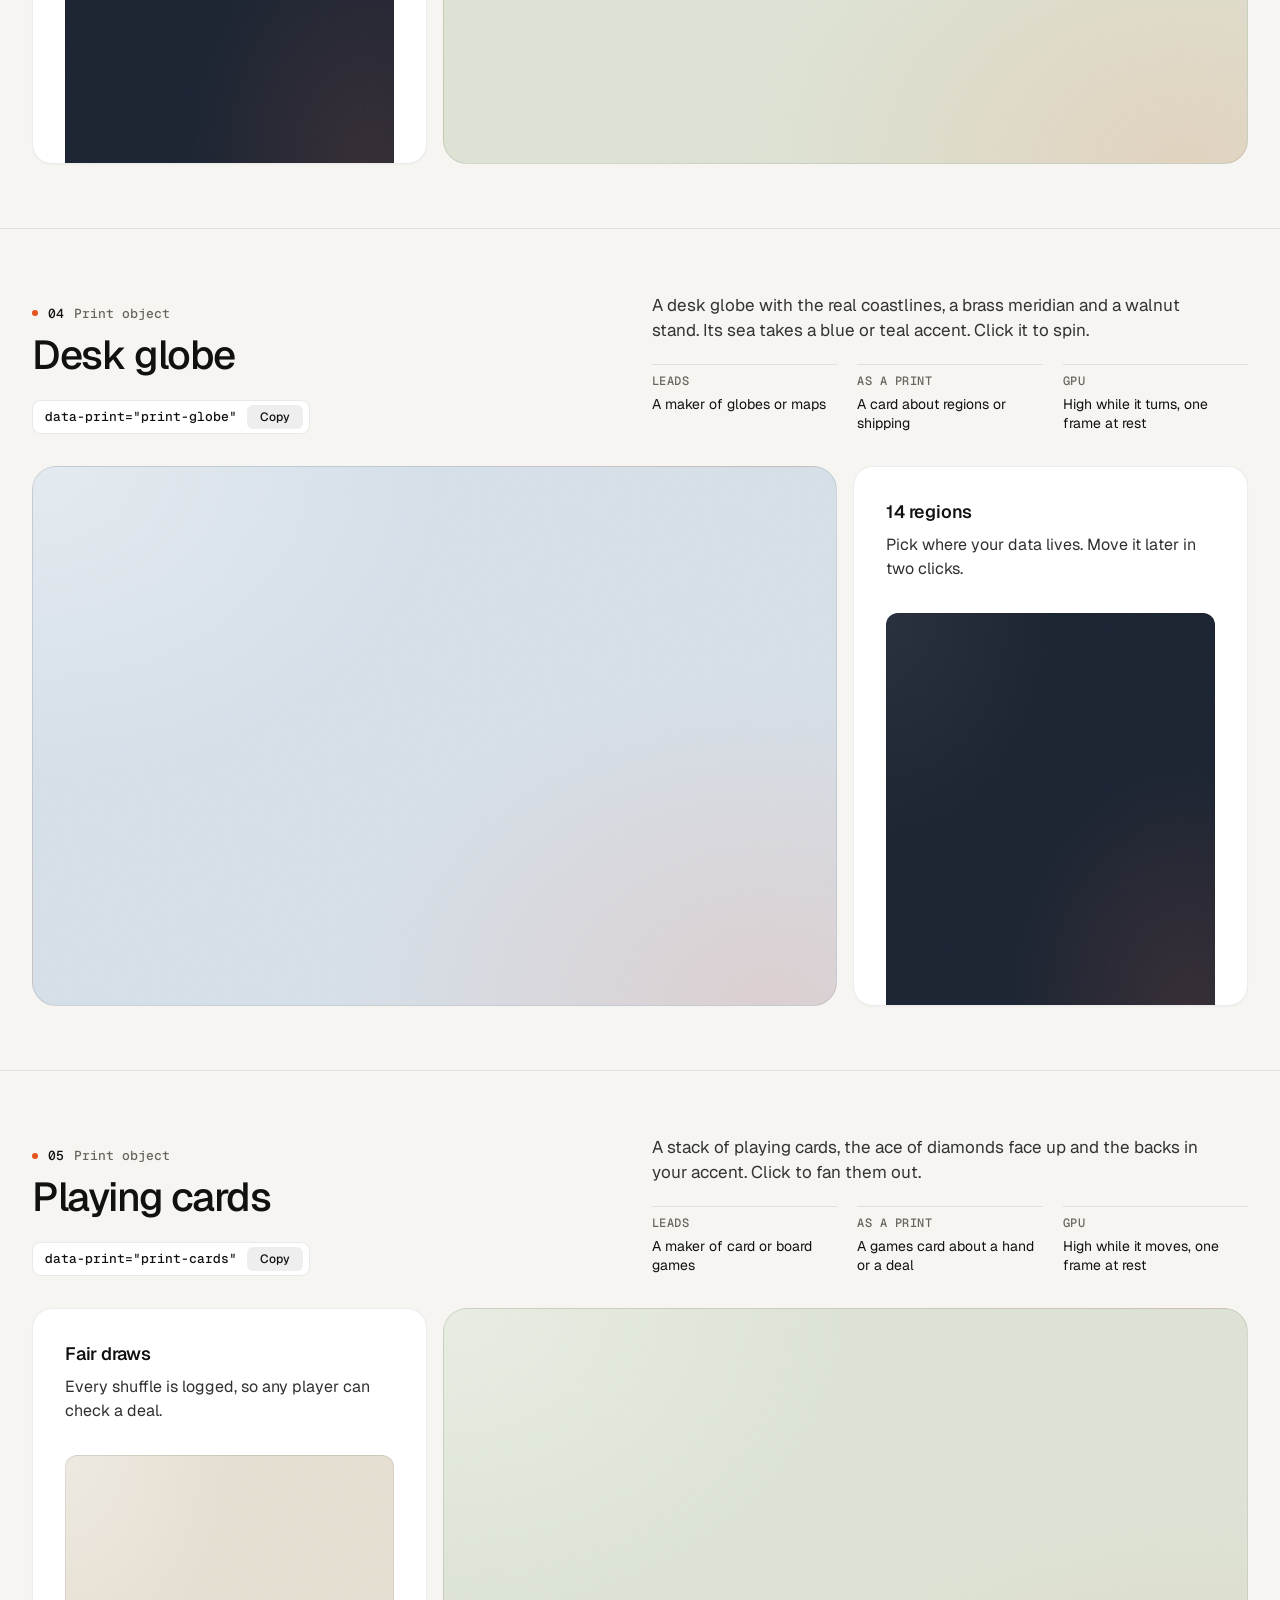
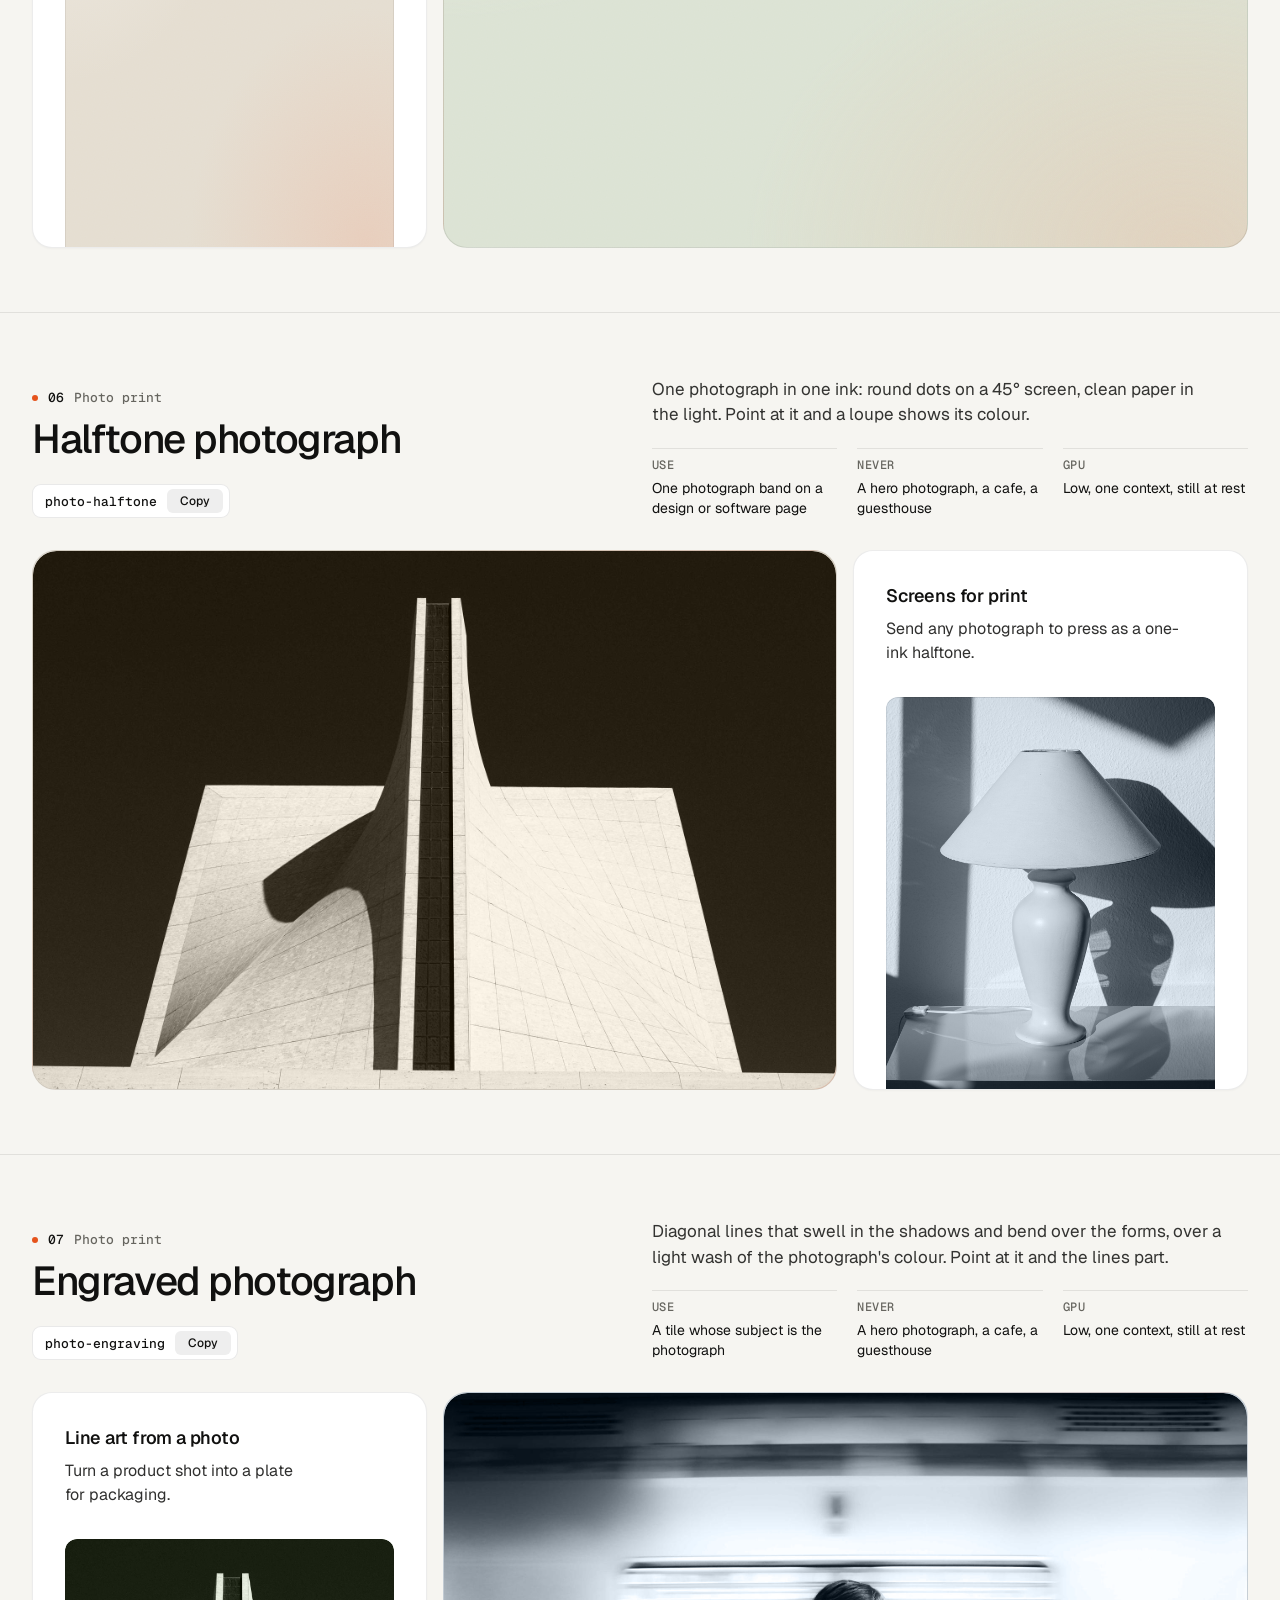
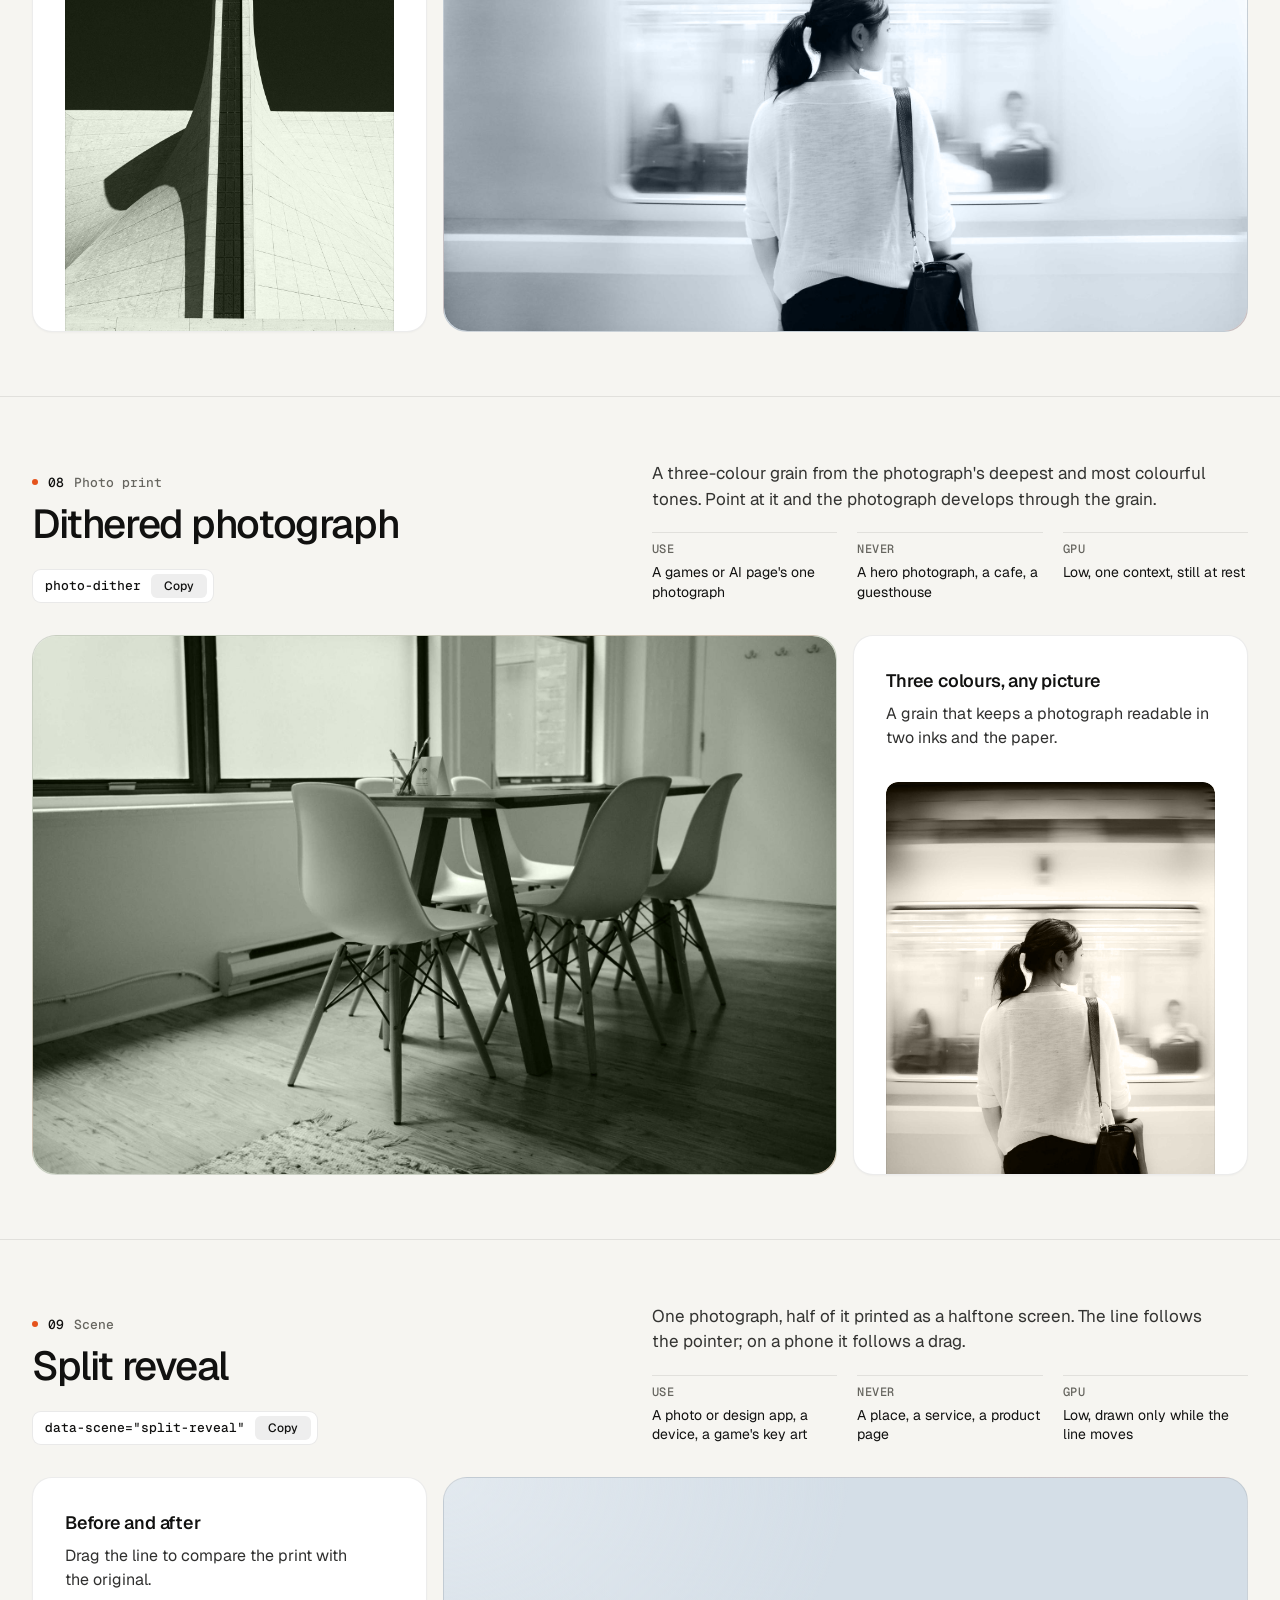
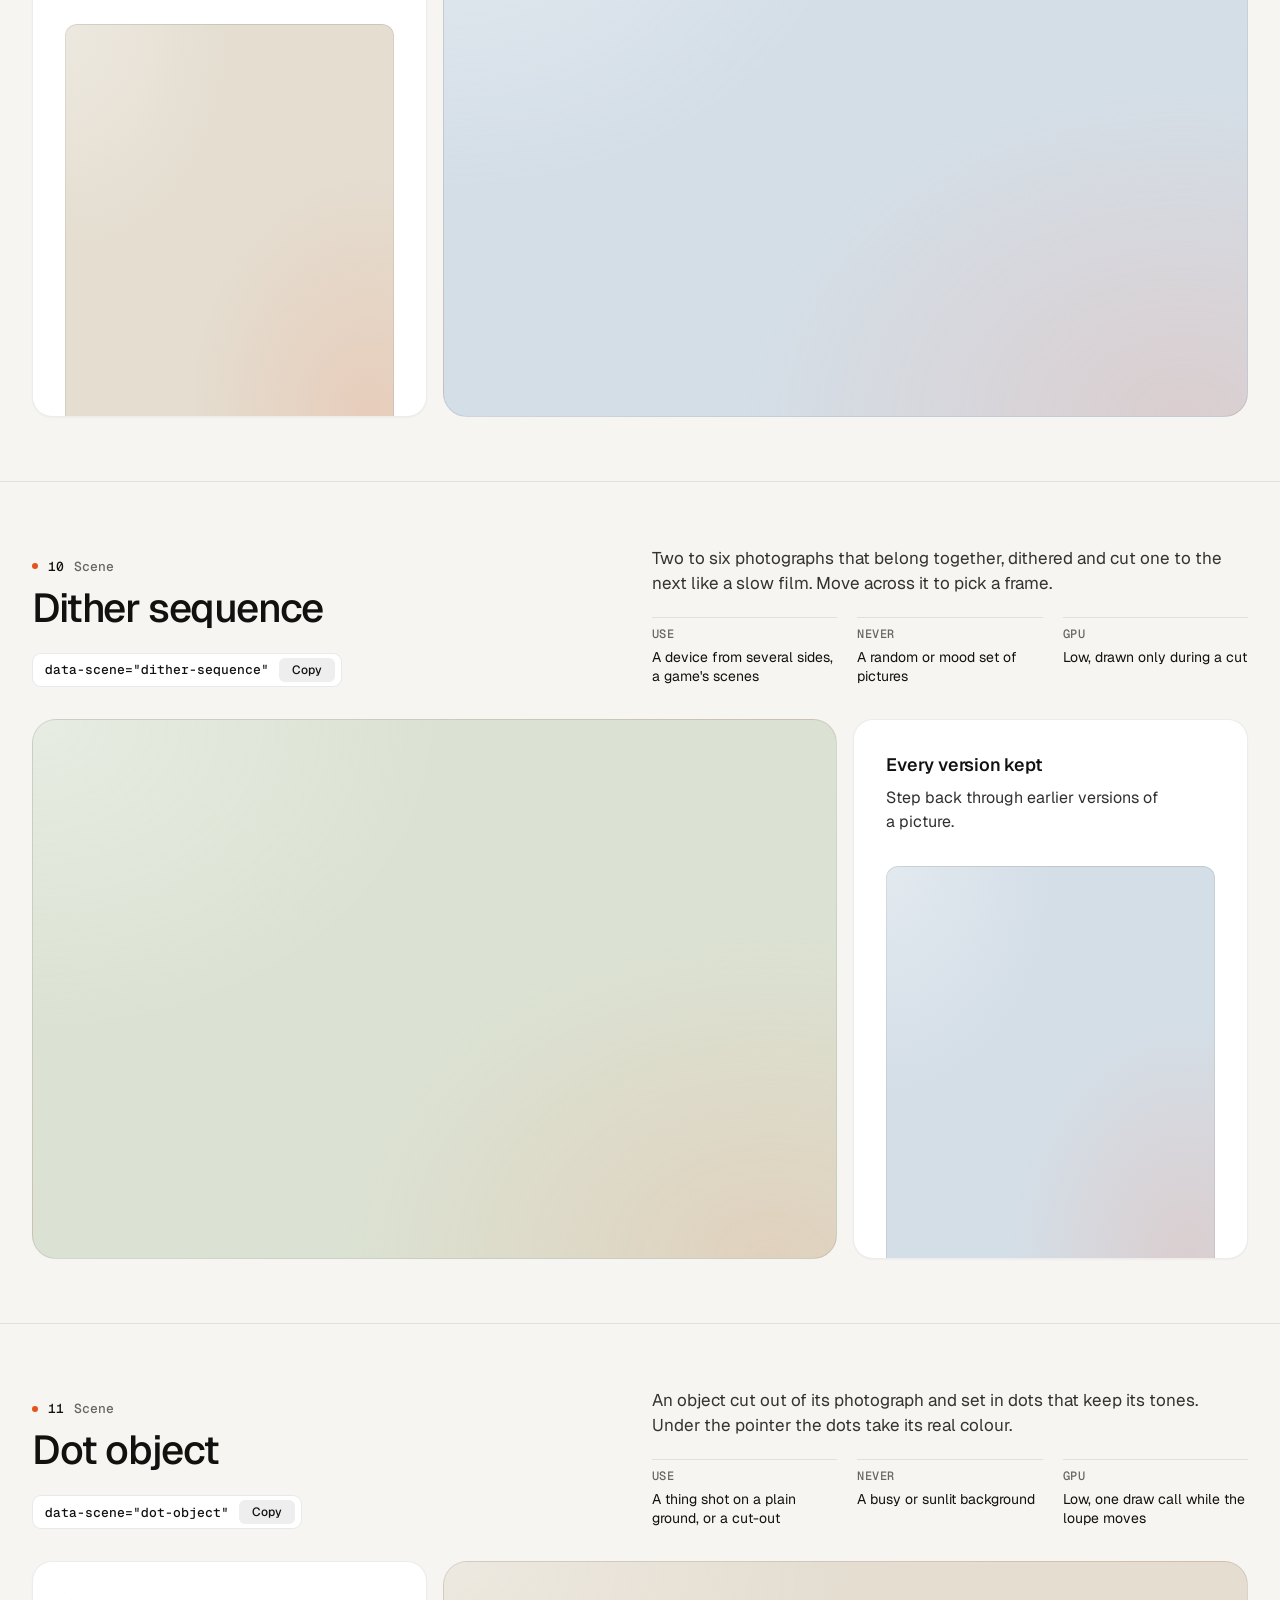
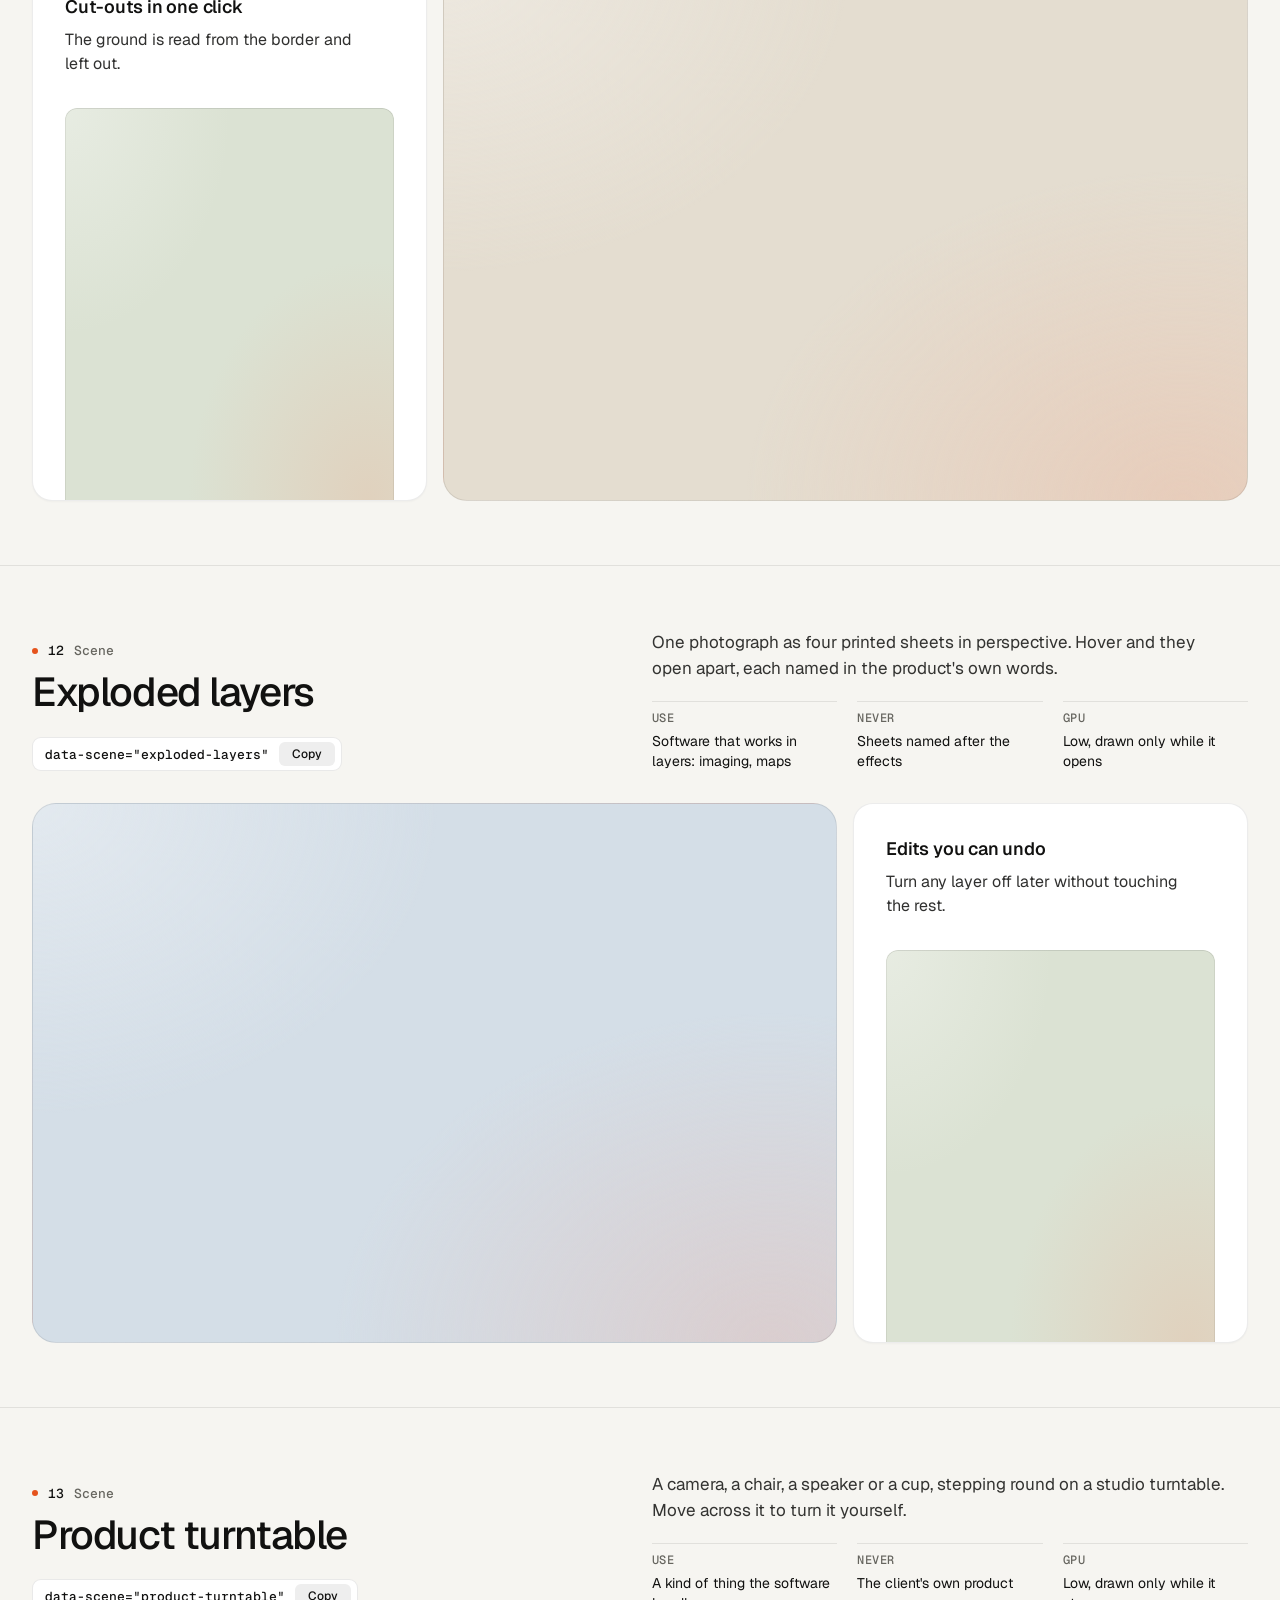
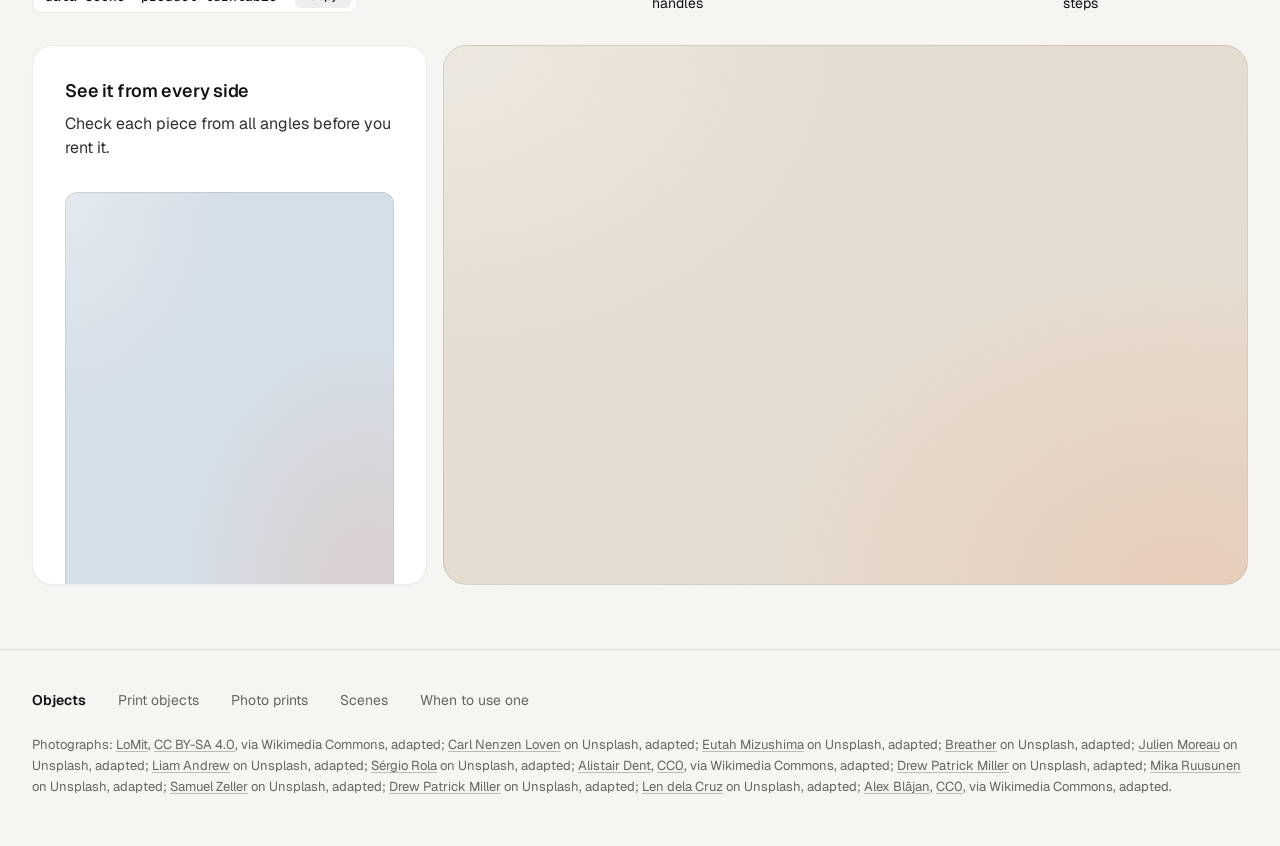
<file: .agents/skills/design-taste-frontend/assets/objects/index.html>
<!doctype html>
<html lang="en" data-palette="paper">
<head>
<script>window.__tpGlMax = 16;   /* a gallery shows many live effects at once; a page of a site keeps the default 4 (fx.js) */</script>
<meta charset="utf-8">
<meta name="viewport" content="width=device-width, initial-scale=1">
<title>Objects</title>
<meta name="description" content="Thirteen objects for one strong moment a page: products drawn in code, photographs printed by a shader, scenes that answer the pointer.">
<link rel="icon" href="data:,">
<link rel="preconnect" href="https://fonts.googleapis.com">
<link rel="preconnect" href="https://fonts.gstatic.com" crossorigin>
<link href="https://fonts.googleapis.com/css2?family=Geist:wght@300..700&family=Geist+Mono:wght@400;500&display=swap" rel="stylesheet">
<link rel="stylesheet" href="../ui/base.css">
<link rel="stylesheet" href="../ui/cards.css">
<style>
  /* palettes: page tokens, four grounds (--g1 sand, --g2 sky, --g3 sage, --g4 deep) and the globe's sea */
  :root {
    --font-text: "Geist", system-ui, sans-serif; --font-mono: "Geist Mono", ui-monospace, monospace;
    --ease: cubic-bezier(.2, .7, .2, 1);
    --gutter: 32px; --max: 1312px;
  }
  [data-palette="paper"] { --bg: #f6f5f1; --card: #ffffff; --surface: #ffffff; --ink: #111110; --muted: #66655f; --accent: #e5531c; --accent-ink: #ffffff;
    --g1: #e4ddd0; --g2: #d4dee7; --g3: #dbe2d3; --g4: #1a2230; --sea: #2f6aa8; --line: rgb(17 17 16 / 0.09); }
  [data-palette="stone"] { --bg: #e6e5e1; --card: #f3f2ef; --surface: #f3f2ef; --ink: #1a1b1d; --muted: #5d5e62; --accent: #2456d6; --accent-ink: #ffffff;
    --g1: #d6d5d0; --g2: #c9d4df; --g3: #dad3c6; --g4: #1d2633; --sea: #2456d6; --line: rgb(26 27 29 / 0.1); }
  [data-palette="graphite"] { --bg: #0b0b0c; --card: #141416; --surface: #141416; --ink: #f2f2ef; --muted: #96979c; --accent: #ff7a3c; --accent-ink: #120c08;
    --g1: #1e1d1b; --g2: #17202a; --g3: #1b201b; --g4: #23262c; --sea: #4f9be0; --line: rgb(242 242 239 / 0.09); }
  [data-palette="night"] { --bg: #070b14; --card: #0e1420; --surface: #0e1420; --ink: #e9edf3; --muted: #8b94a4; --accent: #5ab9fc; --accent-ink: #07101a;
    --g1: #121a29; --g2: #0f2231; --g3: #16202b; --g4: #1b2536; --sea: #5ab9fc; --line: rgb(233 237 243 / 0.09); }

  * { box-sizing: border-box; }
  html { scroll-padding-top: 64px; }
  html, body { margin: 0; }
  body { font-family: var(--font-text); background: var(--bg); color: var(--ink); -webkit-font-smoothing: antialiased; font-size: 16px; line-height: 1.5;
    transition: background-color 320ms var(--ease), color 320ms var(--ease); }
  a { color: inherit; }
  .wrap { max-width: var(--max); margin: 0 auto; padding: 0 var(--gutter); }

  /* ------------------------------------------------ the bar */
  .bar { position: sticky; top: 0; z-index: 30; background: color-mix(in oklab, var(--bg) 84%, transparent); backdrop-filter: blur(16px) saturate(1.2); border-bottom: 1px solid var(--line); }
  .bar__in { height: 64px; display: flex; align-items: center; gap: 32px; }
  .brand { display: inline-flex; align-items: center; gap: 10px; font-weight: 600; font-size: 15px; letter-spacing: -0.01em; text-decoration: none; }
  .brand svg { width: 22px; height: 22px; }
  .brand svg .a { fill: var(--accent); transition: transform 420ms var(--ease); transform-origin: 11px 11px; }
  .brand:hover svg .a { transform: rotate(90deg); }
  .nav { display: flex; gap: 24px; font-size: 14px; }
  .nav a { position: relative; text-decoration: none; color: var(--muted); transition: color 180ms ease; padding: 6px 0; }
  .nav a::after { content: ""; position: absolute; left: 0; right: 0; bottom: 0; height: 1px; background: currentColor; transform: scaleX(0); transform-origin: left; transition: transform 260ms var(--ease); }
  .nav a:hover { color: var(--ink); }
  .nav a:hover::after { transform: scaleX(1); }
  .sp { flex: 1; }
  .swatches { display: flex; align-items: center; gap: 6px; padding: 4px; border-radius: 999px; border: 1px solid var(--line); background: var(--card); }
  .sw { position: relative; width: 26px; height: 26px; border-radius: 50%; border: 0; padding: 0; cursor: pointer; background: linear-gradient(135deg, var(--s-bg) 0 50%, var(--s-ac) 50% 100%);
    box-shadow: inset 0 0 0 1px rgb(0 0 0 / 0.12); transition: transform 200ms var(--ease); }
  .sw::after { content: ""; position: absolute; inset: -3px; border-radius: 50%; box-shadow: 0 0 0 1.5px var(--ink); opacity: 0; transform: scale(0.8); transition: opacity 200ms ease, transform 260ms var(--ease); }
  .sw:hover { transform: scale(1.08); }
  .sw:active { transform: scale(0.94); }
  .sw[aria-pressed="true"]::after { opacity: 1; transform: scale(1); }
  .sw:focus-visible { outline: 2px solid var(--ink); outline-offset: 3px; }
  .sw-label { font-size: 13px; color: var(--muted); min-width: 60px; text-align: right; }

  /* ------------------------------------------------ grounds: a soft lit mesh of the ground's own tone, a fine grain */
  .gr, .card > .panel.gr { --calm-k: 0%; background-color: var(--pg);
    background-image:
      radial-gradient(80% 90% at 92% 100%, color-mix(in oklab, var(--accent) 13%, var(--pg)), transparent 68%),
      radial-gradient(70% 80% at 0% 0%, color-mix(in oklab, var(--lift, #ffffff) var(--lift-k, 34%), var(--pg)), transparent 72%); }
  .gr.dk, [data-palette="graphite"] .gr, [data-palette="night"] .gr { --lift: #ffffff; --lift-k: 6%; }
  .grain { position: absolute; inset: 0; z-index: 0; pointer-events: none; opacity: .32; mix-blend-mode: soft-light; border-radius: inherit;
    background-image: url("data:image/svg+xml;utf8,<svg xmlns='http://www.w3.org/2000/svg' width='160' height='160'><filter id='n'><feTurbulence type='fractalNoise' baseFrequency='.85' numOctaves='2' stitchTiles='stitch'/><feColorMatrix values='0 0 0 0 .5  0 0 0 0 .5  0 0 0 0 .5  0 0 0 .9 0'/></filter><rect width='100%' height='100%' filter='url(%23n)'/></svg>"); }
  .slot { position: absolute; inset: 0; z-index: 1; border-radius: inherit; }
  .slot > .host { position: absolute; inset: 0; border-radius: inherit; overflow: hidden; }

  /* ------------------------------------------------ hero */
  .hero { min-height: calc(100svh - 64px); display: grid; align-items: center; padding: 56px 0; }
  .hero__grid { display: grid; grid-template-columns: repeat(12, minmax(0, 1fr)); gap: 24px; align-items: center; }
  .hero__copy { grid-column: 1 / span 5; }
  .hero h1 { margin: 0; font-size: clamp(44px, 3.4vw + 12px, 72px); line-height: 1.02; letter-spacing: -0.045em; font-weight: 520; text-wrap: balance; }
  .hero__lede { margin: 24px 0 0; font-size: 19px; line-height: 1.5; color: var(--muted); max-width: 40ch; text-wrap: pretty; }
  .index { margin: 40px 0 0; padding: 0; list-style: none; border-top: 1px solid var(--line); max-width: 460px; }
  .index a { display: grid; grid-template-columns: 1fr auto 20px; align-items: center; gap: 16px; padding: 14px 0; border-bottom: 1px solid var(--line); text-decoration: none; font-size: 16px; font-weight: 500; }
  .index a span { font: 500 13px/1 var(--font-mono); color: var(--muted); }
  .index a svg { width: 16px; height: 16px; transition: transform 260ms var(--ease); }
  .index a:hover svg { transform: translateX(4px); }
  .hero__pics { grid-column: 7 / span 6; display: grid; grid-template-columns: 1fr 1fr; gap: 16px; height: min(70svh, 660px); min-height: 440px; }
  .pic { position: relative; overflow: clip; border-radius: 20px; border: 1px solid var(--line); isolation: isolate; }
  .pic img { position: absolute; inset: 0; width: 100%; height: 100%; object-fit: cover; object-position: 50% 42%; display: block; }
  .pic--down { margin-top: 48px; }

  /* ------------------------------------------------ an object, one screen */
  .obj { min-height: calc(100svh - 64px); display: grid; align-content: center; padding: 64px 0; border-top: 1px solid var(--line); }
  .obj__head { display: grid; grid-template-columns: repeat(12, minmax(0, 1fr)); gap: 24px; align-items: end; margin-bottom: 32px; }
  .obj__title { grid-column: 1 / span 5; }
  .obj__n { margin: 0 0 14px; font: 500 13px/1 var(--font-mono); color: var(--muted); display: flex; gap: 10px; align-items: center; }
  .obj__n b { color: var(--ink); font-weight: 500; }
  .obj__n i { width: 6px; height: 6px; border-radius: 50%; background: var(--accent); display: inline-block; }
  .obj h2 { margin: 0; font-size: clamp(34px, 1.9vw + 16px, 52px); line-height: 1.04; letter-spacing: -0.035em; font-weight: 520; text-wrap: balance; }
  .obj__about { grid-column: 7 / span 6; }
  .obj__line { margin: 0; font-size: 17px; line-height: 1.5; color: color-mix(in oklab, var(--ink) 82%, var(--bg)); max-width: 52ch; text-wrap: pretty; }
  .facts { display: grid; grid-template-columns: repeat(3, minmax(0, 1fr)); gap: 20px; margin: 20px 0 0; }
  .facts div { border-top: 1px solid var(--line); padding-top: 10px; }
  .facts dt { font: 500 12px/1 var(--font-mono); color: var(--muted); text-transform: uppercase; letter-spacing: .04em; }
  .facts dd { margin: 8px 0 0; font-size: 14px; line-height: 1.4; }
  .copy { margin-top: 24px; display: inline-flex; align-items: center; gap: 10px; height: 34px; padding: 0 6px 0 12px; border-radius: 9px; border: 1px solid var(--line);
    background: var(--card); color: var(--ink); font: 500 13px/1 var(--font-mono); cursor: pointer; transition: border-color 180ms ease, transform 160ms var(--ease); }
  .copy:hover { border-color: color-mix(in oklab, var(--ink) 24%, transparent); }
  .copy:active { transform: scale(0.97); }
  .copy:focus-visible { outline: 2px solid var(--ink); outline-offset: 2px; }
  .copy em { font-style: normal; display: inline-grid; place-items: center; height: 24px; padding: 0 8px; border-radius: 6px; background: color-mix(in oklab, var(--ink) 7%, transparent); font-family: var(--font-text); font-size: 12px; overflow: hidden; }
  .copy em span { grid-area: 1 / 1; transition: transform 260ms var(--ease), opacity 200ms ease; }
  .copy em span + span { transform: translateY(110%); opacity: 0; }
  .copy.done em span:first-child { transform: translateY(-110%); opacity: 0; }
  .copy.done em span + span { transform: none; opacity: 1; }

  .duo { display: grid; grid-template-columns: repeat(12, minmax(0, 1fr)); gap: 16px; height: clamp(400px, calc(100svh - 360px), 600px); }
  .big { grid-column: 1 / span 8; position: relative; overflow: clip; isolation: isolate; border-radius: 24px; border: 1px solid var(--line); }
  .duo .card { grid-column: 9 / span 4; }
  .obj:nth-of-type(even) .big { grid-column: 5 / span 8; grid-row: 1; }
  .obj:nth-of-type(even) .duo .card { grid-column: 1 / span 4; grid-row: 1; }
  .duo .card > .panel { flex: 1 1 auto; min-height: 0; }

  /* ------------------------------------------------ footer */
  .foot { border-top: 1px solid var(--line); padding: 40px 0 48px; font-size: 14px; color: var(--muted); }
  .foot__row { display: flex; flex-wrap: wrap; gap: 12px 32px; align-items: baseline; }
  .foot__row b { color: var(--ink); font-weight: 600; }
  .foot__row a { text-decoration: none; }
  .foot__row a:hover { color: var(--ink); }
  .credits { margin: 24px 0 0; font-size: 13px; line-height: 1.6; color: var(--muted); }
  .credits a { text-decoration: underline; text-decoration-color: color-mix(in oklab, currentColor 40%, transparent); text-underline-offset: 2px; }

  @media (max-width: 1023px) {
    .hero__copy, .hero__pics { grid-column: 1 / -1; }
    .hero__pics { height: auto; min-height: 0; }
    .pic { aspect-ratio: 3 / 4; }
    .obj__title, .obj__about { grid-column: 1 / -1; }
    .duo { height: auto; grid-template-columns: minmax(0, 1fr); }
    .big, .duo .card, .obj:nth-of-type(even) .big, .obj:nth-of-type(even) .duo .card { grid-column: 1 / -1; grid-row: auto; }
    .big { aspect-ratio: 4 / 3; }
    .duo .card > .panel { flex: none; height: 320px; }
  }
  @media (max-width: 760px) {
    :root { --gutter: 16px; }
    .nav, .sw-label { display: none; }
    .hero { padding: 32px 0 40px; }
    .hero__lede { font-size: 17px; }
    .hero__pics { gap: 10px; }
    .pic { border-radius: 16px; }
    .pic--down { margin-top: 28px; }
    .obj { padding: 72px 0; min-height: 0; }
    .obj .wrap { display: flex; flex-direction: column; }
    .obj__head, .obj__about { display: contents; }
    .obj__title { order: 1; margin-bottom: 16px; }
    .obj__line { order: 2; margin-bottom: 28px; }
    .duo { order: 3; }
    .facts { order: 4; margin-top: 28px; }
    .copy, .index { display: none; }
    .facts { grid-template-columns: minmax(0, 1fr); gap: 0; }
    .facts div { display: grid; grid-template-columns: 96px 1fr; gap: 12px; padding: 10px 0; }
    .facts dd { margin: 0; }
    .big { aspect-ratio: 4 / 5; border-radius: 18px; }
    .duo .card > .panel { height: 300px; }
  }
  @media (prefers-reduced-motion: reduce) { *, *::before, *::after { transition-duration: 0ms !important; } }
</style>
</head>
<body>
<header class="bar">
  <div class="wrap bar__in">
    <a class="brand" href="#top" aria-label="Objects, back to the top">
      <svg viewBox="0 0 22 22" aria-hidden="true"><rect x="1" y="1" width="20" height="20" rx="6" fill="currentColor"/><rect class="a" x="7" y="7" width="8" height="8" rx="2"/></svg>
      Objects
    </a>
    <nav class="nav" aria-label="Families">
      <a href="#print-cup">Print objects</a>
      <a href="#photo-halftone">Photo prints</a>
      <a href="#split-reveal">Scenes</a>
    </nav>
    <span class="sp"></span>
    <span class="sw-label" id="sw-label">Paper</span>
    <div class="swatches" role="group" aria-label="Palette">
      <button type="button" class="sw" data-pal="paper" aria-label="Paper" aria-pressed="true" style="--s-bg:#f6f5f1;--s-ac:#e5531c"></button>
      <button type="button" class="sw" data-pal="stone" aria-label="Stone" aria-pressed="false" style="--s-bg:#e6e5e1;--s-ac:#2456d6"></button>
      <button type="button" class="sw" data-pal="graphite" aria-label="Graphite" aria-pressed="false" style="--s-bg:#141416;--s-ac:#ff7a3c"></button>
      <button type="button" class="sw" data-pal="night" aria-label="Night" aria-pressed="false" style="--s-bg:#0e1420;--s-ac:#5ab9fc"></button>
    </div>
  </div>
</header>

<main id="top">
  <section class="hero">
    <div class="wrap hero__grid">
      <div class="hero__copy">
        <h1>Objects for one strong moment a page.</h1>
        <p class="hero__lede">Products drawn in code, photographs printed by a shader, and scenes that answer the pointer. A photograph leads where there is one. An object leads where there is none.</p>
        <ul class="index">
          <li><a href="#print-cup">Print objects <span>05</span><svg viewBox="0 0 16 16" fill="none" stroke="currentColor" stroke-width="1.5" aria-hidden="true"><path d="M3 8h10M9 4l4 4-4 4"/></svg></a></li>
          <li><a href="#photo-halftone">Photo prints <span>03</span><svg viewBox="0 0 16 16" fill="none" stroke="currentColor" stroke-width="1.5" aria-hidden="true"><path d="M3 8h10M9 4l4 4-4 4"/></svg></a></li>
          <li><a href="#split-reveal">Scenes <span>05</span><svg viewBox="0 0 16 16" fill="none" stroke="currentColor" stroke-width="1.5" aria-hidden="true"><path d="M3 8h10M9 4l4 4-4 4"/></svg></a></li>
        </ul>
      </div>
      <div class="hero__pics">
        <div class="pic"><img src="photo-kit/photos/lamp.jpg" width="1280" height="1757" alt="Cream ceramic table lamp on a glossy side table in low sun" decoding="async"></div>
        <article class="pic pic--down gr" style="--pg: var(--g1)" aria-label="A balanced-arm desk lamp">
          <div class="grain"></div>
          <div class="slot" data-slot='{"kind":"print","id":"print-lamp","place":"card","ground":"g1","params":{"size":1.06,"x":-0.08,"y":-0.2}}'></div>
        </article>
      </div>
    </div>
  </section>

  <!-- ===================================================== print objects -->
  <section class="obj" id="print-cup">
    <div class="wrap">
      <div class="obj__head">
        <div class="obj__title"><p class="obj__n"><i></i><b>01</b> Print object</p><h2>Cup and saucer</h2>
          <button type="button" class="copy" data-copy='<div data-print="print-cup" data-print-place="card"></div>'>data-print="print-cup"<em><span>Copy</span><span>Copied</span></em></button></div>
        <div class="obj__about">
          <p class="obj__line">A porcelain cup of coffee on its saucer, the glaze in your accent. Click it to stir.</p>
          <dl class="facts"><div><dt>Leads</dt><dd>A tableware maker with no photographs</dd></div><div><dt>As a print</dt><dd>A software card about a morning</dd></div><div><dt>GPU</dt><dd>High while it turns, one frame at rest</dd></div></dl>
        </div>
      </div>
      <div class="duo">
        <article class="big gr" style="--pg: var(--g1)"><div class="grain"></div>
          <div class="slot" data-slot='{"kind":"print","id":"print-cup","place":"hero","ground":"g1","params":{"size":0.96,"x":0.16,"y":-0.04}}'></div></article>
        <article class="card"><h3>Morning digest</h3><p>One email at 8:00 with everything that changed overnight.</p>
          <div class="panel gr" style="--pg: var(--g2)"><div class="grain"></div>
            <div class="slot" data-slot='{"kind":"print","id":"print-cup","place":"card","ground":"g2","params":{"effect":"halftone","turn":0}}'></div></div></article>
      </div>
    </div>
  </section>

  <section class="obj" id="print-wheel">
    <div class="wrap">
      <div class="obj__head">
        <div class="obj__title"><p class="obj__n"><i></i><b>02</b> Print object</p><h2>Bicycle wheel</h2>
          <button type="button" class="copy" data-copy='<div data-print="print-wheel" data-print-place="card"></div>'>data-print="print-wheel"<em><span>Copy</span><span>Copied</span></em></button></div>
        <div class="obj__about">
          <p class="obj__line">A road wheel with a tan-wall tyre, an alloy rim and 24 spokes, the hub in your accent. Click it to spin it up.</p>
          <dl class="facts"><div><dt>Leads</dt><dd>A maker of wheels or hubs, never a whole bike</dd></div><div><dt>As a print</dt><dd>A card about speed or a mechanism</dd></div><div><dt>GPU</dt><dd>High while it turns, one frame at rest</dd></div></dl>
        </div>
      </div>
      <div class="duo">
        <article class="big gr" style="--pg: var(--g2)"><div class="grain"></div>
          <div class="slot" data-slot='{"kind":"print","id":"print-wheel","place":"card","ground":"g2","params":{"size":1.34,"x":-0.08,"y":-0.3}}'></div></article>
        <article class="card"><h3>Background sync</h3><p>Runs every five minutes, whether the app is open or not.</p>
          <div class="panel gr" style="--pg: var(--g3)"><div class="grain"></div>
            <div class="slot" data-slot='{"kind":"print","id":"print-wheel","place":"card","ground":"g3","params":{"effect":"halftone","turn":0}}'></div></div></article>
      </div>
    </div>
  </section>

  <section class="obj" id="print-lamp">
    <div class="wrap">
      <div class="obj__head">
        <div class="obj__title"><p class="obj__n"><i></i><b>03</b> Print object</p><h2>Desk lamp</h2>
          <button type="button" class="copy" data-copy='<div data-print="print-lamp" data-print-place="card"></div>'>data-print="print-lamp"<em><span>Copy</span><span>Copied</span></em></button></div>
        <div class="obj__about">
          <p class="obj__line">A balanced-arm desk lamp on chrome springs, the base and shade enamelled in your accent. Click it to switch it on.</p>
          <dl class="facts"><div><dt>Leads</dt><dd>A lighting maker with no photographs</dd></div><div><dt>As a print</dt><dd>A card about focus or working late</dd></div><div><dt>GPU</dt><dd>High while it moves, one frame at rest</dd></div></dl>
        </div>
      </div>
      <div class="duo">
        <article class="big gr" style="--pg: var(--g3)"><div class="grain"></div>
          <div class="slot" data-slot='{"kind":"print","id":"print-lamp","place":"hero","ground":"g3","params":{"size":0.98,"x":0.14,"y":-0.06,"angle":-24}}'></div></article>
        <article class="card"><h3>Focus mode</h3><p>Alerts wait until you switch it off.</p>
          <div class="panel gr dk" style="--pg: var(--g4)"><div class="grain"></div>
            <div class="slot" data-slot='{"kind":"print","id":"print-lamp","place":"card","ground":"g4","params":{"effect":"dither","step":1,"turn":0}}' aria-label="A desk lamp, switched on"></div></div></article>
      </div>
    </div>
  </section>

  <section class="obj" id="print-globe">
    <div class="wrap">
      <div class="obj__head">
        <div class="obj__title"><p class="obj__n"><i></i><b>04</b> Print object</p><h2>Desk globe</h2>
          <button type="button" class="copy" data-copy='<div data-print="print-globe" data-print-place="card" data-print-params=&apos;{"effect":"engrave"}&apos;></div>'>data-print="print-globe"<em><span>Copy</span><span>Copied</span></em></button></div>
        <div class="obj__about">
          <p class="obj__line">A desk globe with the real coastlines, a brass meridian and a walnut stand. Its sea takes a blue or teal accent. Click it to spin.</p>
          <dl class="facts"><div><dt>Leads</dt><dd>A maker of globes or maps</dd></div><div><dt>As a print</dt><dd>A card about regions or shipping</dd></div><div><dt>GPU</dt><dd>High while it turns, one frame at rest</dd></div></dl>
        </div>
      </div>
      <div class="duo">
        <article class="big gr" style="--pg: var(--g2)"><div class="grain"></div>
          <div class="slot" data-slot='{"kind":"print","id":"print-globe","place":"card","ground":"g2","sea":true,"params":{"size":1.3,"x":-0.1,"y":-0.3}}'></div></article>
        <article class="card"><h3>14 regions</h3><p>Pick where your data lives. Move it later in two clicks.</p>
          <div class="panel gr dk" style="--pg: var(--g4)"><div class="grain"></div>
            <div class="slot" data-slot='{"kind":"print","id":"print-globe","place":"card","ground":"g4","sea":true,"params":{"effect":"engrave","turn":0}}'></div></div></article>
      </div>
    </div>
  </section>

  <section class="obj" id="print-cards">
    <div class="wrap">
      <div class="obj__head">
        <div class="obj__title"><p class="obj__n"><i></i><b>05</b> Print object</p><h2>Playing cards</h2>
          <button type="button" class="copy" data-copy='<div data-print="print-cards" data-print-place="card"></div>'>data-print="print-cards"<em><span>Copy</span><span>Copied</span></em></button></div>
        <div class="obj__about">
          <p class="obj__line">A stack of playing cards, the ace of diamonds face up and the backs in your accent. Click to fan them out.</p>
          <dl class="facts"><div><dt>Leads</dt><dd>A maker of card or board games</dd></div><div><dt>As a print</dt><dd>A games card about a hand or a deal</dd></div><div><dt>GPU</dt><dd>High while it moves, one frame at rest</dd></div></dl>
        </div>
      </div>
      <div class="duo">
        <article class="big gr" style="--pg: var(--g3)"><div class="grain"></div>
          <div class="slot" data-slot='{"kind":"print","id":"print-cards","place":"hero","ground":"g3","params":{"size":0.98,"x":0.16,"y":-0.04}}'></div></article>
        <article class="card"><h3>Fair draws</h3><p>Every shuffle is logged, so any player can check a deal.</p>
          <div class="panel gr" style="--pg: var(--g1)"><div class="grain"></div>
            <div class="slot" data-slot='{"kind":"print","id":"print-cards","place":"card","ground":"g1","params":{"effect":"halftone","turn":0}}'></div></div></article>
      </div>
    </div>
  </section>

  <!-- ===================================================== photo prints -->
  <section class="obj" id="photo-halftone">
    <div class="wrap">
      <div class="obj__head">
        <div class="obj__title"><p class="obj__n"><i></i><b>06</b> Photo print</p><h2>Halftone photograph</h2>
          <button type="button" class="copy" data-copy="import print from './assets/objects/photo-halftone/object.js'; print.mount(frame, { palette: fx.readPalette(frame) });">photo-halftone<em><span>Copy</span><span>Copied</span></em></button></div>
        <div class="obj__about">
          <p class="obj__line">One photograph in one ink: round dots on a 45° screen, clean paper in the light. Point at it and a loupe shows its colour.</p>
          <dl class="facts"><div><dt>Use</dt><dd>One photograph band on a design or software page</dd></div><div><dt>Never</dt><dd>A hero photograph, a cafe, a guesthouse</dd></div><div><dt>GPU</dt><dd>Low, one context, still at rest</dd></div></dl>
        </div>
      </div>
      <div class="duo">
        <article class="big gr" style="--pg: var(--g1)">
          <div class="slot" data-slot='{"kind":"photo","id":"photo-halftone","ground":"g1","photo":"concrete"}'></div></article>
        <article class="card"><h3>Screens for print</h3><p>Send any photograph to press as a one-ink halftone.</p>
          <div class="panel gr" style="--pg: var(--g2)">
            <div class="slot" data-slot='{"kind":"photo","id":"photo-halftone","ground":"g2","photo":"lamp","params":{"tint":1}}'></div></div></article>
      </div>
    </div>
  </section>

  <section class="obj" id="photo-engraving">
    <div class="wrap">
      <div class="obj__head">
        <div class="obj__title"><p class="obj__n"><i></i><b>07</b> Photo print</p><h2>Engraved photograph</h2>
          <button type="button" class="copy" data-copy="import print from './assets/objects/photo-engraving/object.js'; print.mount(frame, { palette: fx.readPalette(frame) });">photo-engraving<em><span>Copy</span><span>Copied</span></em></button></div>
        <div class="obj__about">
          <p class="obj__line">Diagonal lines that swell in the shadows and bend over the forms, over a light wash of the photograph's colour. Point at it and the lines part.</p>
          <dl class="facts"><div><dt>Use</dt><dd>A tile whose subject is the photograph</dd></div><div><dt>Never</dt><dd>A hero photograph, a cafe, a guesthouse</dd></div><div><dt>GPU</dt><dd>Low, one context, still at rest</dd></div></dl>
        </div>
      </div>
      <div class="duo">
        <article class="big gr" style="--pg: var(--g2)">
          <div class="slot" data-slot='{"kind":"photo","id":"photo-engraving","ground":"g2","photo":"platform","photoDark":"concrete"}'></div></article>
        <article class="card"><h3>Line art from a photo</h3><p>Turn a product shot into a plate for packaging.</p>
          <div class="panel gr" style="--pg: var(--g3)">
            <div class="slot" data-slot='{"kind":"photo","id":"photo-engraving","ground":"g3","photo":"concrete","photoDark":"room"}'></div></div></article>
      </div>
    </div>
  </section>

  <section class="obj" id="photo-dither">
    <div class="wrap">
      <div class="obj__head">
        <div class="obj__title"><p class="obj__n"><i></i><b>08</b> Photo print</p><h2>Dithered photograph</h2>
          <button type="button" class="copy" data-copy="import print from './assets/objects/photo-dither/object.js'; print.mount(frame, { palette: fx.readPalette(frame) });">photo-dither<em><span>Copy</span><span>Copied</span></em></button></div>
        <div class="obj__about">
          <p class="obj__line">A three-colour grain from the photograph's deepest and most colourful tones. Point at it and the photograph develops through the grain.</p>
          <dl class="facts"><div><dt>Use</dt><dd>A games or AI page's one photograph</dd></div><div><dt>Never</dt><dd>A hero photograph, a cafe, a guesthouse</dd></div><div><dt>GPU</dt><dd>Low, one context, still at rest</dd></div></dl>
        </div>
      </div>
      <div class="duo">
        <article class="big gr" style="--pg: var(--g3)">
          <div class="slot" data-slot='{"kind":"photo","id":"photo-dither","ground":"g3","photo":"room"}'></div></article>
        <article class="card"><h3>Three colours, any picture</h3><p>A grain that keeps a photograph readable in two inks and the paper.</p>
          <div class="panel gr" style="--pg: var(--g1)">
            <div class="slot" data-slot='{"kind":"photo","id":"photo-dither","ground":"g1","photo":"platform"}'></div></div></article>
      </div>
    </div>
  </section>

  <!-- ===================================================== scenes -->
  <section class="obj" id="split-reveal">
    <div class="wrap">
      <div class="obj__head">
        <div class="obj__title"><p class="obj__n"><i></i><b>09</b> Scene</p><h2>Split reveal</h2>
          <button type="button" class="copy" data-copy='<div data-scene="split-reveal" data-scene-src="assets/img/photo.jpg"></div>'>data-scene="split-reveal"<em><span>Copy</span><span>Copied</span></em></button></div>
        <div class="obj__about">
          <p class="obj__line">One photograph, half of it printed as a halftone screen. The line follows the pointer; on a phone it follows a drag.</p>
          <dl class="facts"><div><dt>Use</dt><dd>A photo or design app, a device, a game's key art</dd></div><div><dt>Never</dt><dd>A place, a service, a product page</dd></div><div><dt>GPU</dt><dd>Low, drawn only while the line moves</dd></div></dl>
        </div>
      </div>
      <div class="duo">
        <article class="big gr" style="--pg: var(--g2)">
          <div class="slot" data-slot='{"kind":"scene","id":"split-reveal","ground":"g2","src":"default"}'></div></article>
        <article class="card"><h3>Before and after</h3><p>Drag the line to compare the print with the original.</p>
          <div class="panel gr" style="--pg: var(--g1)">
            <div class="slot" data-slot='{"kind":"scene","id":"split-reveal","ground":"g1","src":"roof","params":{"side":"right","split":0.42}}'></div></div></article>
      </div>
    </div>
  </section>

  <section class="obj" id="dither-sequence">
    <div class="wrap">
      <div class="obj__head">
        <div class="obj__title"><p class="obj__n"><i></i><b>10</b> Scene</p><h2>Dither sequence</h2>
          <button type="button" class="copy" data-copy='<div data-scene="dither-sequence" data-scene-src=&apos;[{"src":"a.jpg"},{"src":"b.jpg"}]&apos;></div>'>data-scene="dither-sequence"<em><span>Copy</span><span>Copied</span></em></button></div>
        <div class="obj__about">
          <p class="obj__line">Two to six photographs that belong together, dithered and cut one to the next like a slow film. Move across it to pick a frame.</p>
          <dl class="facts"><div><dt>Use</dt><dd>A device from several sides, a game's scenes</dd></div><div><dt>Never</dt><dd>A random or mood set of pictures</dd></div><div><dt>GPU</dt><dd>Low, drawn only during a cut</dd></div></dl>
        </div>
      </div>
      <div class="duo">
        <article class="big gr" style="--pg: var(--g3)">
          <div class="slot" data-slot='{"kind":"scene","id":"dither-sequence","ground":"g3","src":"default"}'></div></article>
        <article class="card"><h3>Every version kept</h3><p>Step back through earlier versions of a picture.</p>
          <div class="panel gr" style="--pg: var(--g2)">
            <div class="slot" data-slot='{"kind":"scene","id":"dither-sequence","ground":"g2","src":"spirals","params":{"fit":"contain","autoplay":0}}'></div></div></article>
      </div>
    </div>
  </section>

  <section class="obj" id="dot-object">
    <div class="wrap">
      <div class="obj__head">
        <div class="obj__title"><p class="obj__n"><i></i><b>11</b> Scene</p><h2>Dot object</h2>
          <button type="button" class="copy" data-copy='<div data-scene="dot-object" data-scene-src="assets/img/object-on-white.jpg"></div>'>data-scene="dot-object"<em><span>Copy</span><span>Copied</span></em></button></div>
        <div class="obj__about">
          <p class="obj__line">An object cut out of its photograph and set in dots that keep its tones. Under the pointer the dots take its real colour.</p>
          <dl class="facts"><div><dt>Use</dt><dd>A thing shot on a plain ground, or a cut-out</dd></div><div><dt>Never</dt><dd>A busy or sunlit background</dd></div><div><dt>GPU</dt><dd>Low, one draw call while the loupe moves</dd></div></dl>
        </div>
      </div>
      <div class="duo">
        <article class="big gr" style="--pg: var(--g1)">
          <div class="slot" data-slot='{"kind":"scene","id":"dot-object","ground":"g1","src":"default"}'></div></article>
        <article class="card"><h3>Cut-outs in one click</h3><p>The ground is read from the border and left out.</p>
          <div class="panel gr" style="--pg: var(--g3)">
            <div class="slot" data-slot='{"kind":"scene","id":"dot-object","ground":"g3","src":"dahlia"}'></div></div></article>
      </div>
    </div>
  </section>

  <section class="obj" id="exploded-layers">
    <div class="wrap">
      <div class="obj__head">
        <div class="obj__title"><p class="obj__n"><i></i><b>12</b> Scene</p><h2>Exploded layers</h2>
          <button type="button" class="copy" data-copy='<div data-scene="exploded-layers" data-scene-src="assets/img/photo.jpg" data-scene-params=&apos;{"names":["Photo","Colour","Light","Depth"]}&apos;></div>'>data-scene="exploded-layers"<em><span>Copy</span><span>Copied</span></em></button></div>
        <div class="obj__about">
          <p class="obj__line">One photograph as four printed sheets in perspective. Hover and they open apart, each named in the product's own words.</p>
          <dl class="facts"><div><dt>Use</dt><dd>Software that works in layers: imaging, maps</dd></div><div><dt>Never</dt><dd>Sheets named after the effects</dd></div><div><dt>GPU</dt><dd>Low, drawn only while it opens</dd></div></dl>
        </div>
      </div>
      <div class="duo">
        <article class="big gr" style="--pg: var(--g2)">
          <div class="slot" data-slot='{"kind":"scene","id":"exploded-layers","ground":"g2","src":"default","params":{"names":["Photo","Colour","Light","Depth"]}}'></div></article>
        <article class="card"><h3>Edits you can undo</h3><p>Turn any layer off later without touching the rest.</p>
          <div class="panel gr" style="--pg: var(--g3)">
            <div class="slot" data-slot='{"kind":"scene","id":"exploded-layers","ground":"g3","src":"lattice"}'></div></div></article>
      </div>
    </div>
  </section>

  <section class="obj" id="product-turntable">
    <div class="wrap">
      <div class="obj__head">
        <div class="obj__title"><p class="obj__n"><i></i><b>13</b> Scene</p><h2>Product turntable</h2>
          <button type="button" class="copy" data-copy='<div data-scene="product-turntable" data-scene-params=&apos;{"form":"chair"}&apos;></div>'>data-scene="product-turntable"<em><span>Copy</span><span>Copied</span></em></button></div>
        <div class="obj__about">
          <p class="obj__line">A camera, a chair, a speaker or a cup, stepping round on a studio turntable. Move across it to turn it yourself.</p>
          <dl class="facts"><div><dt>Use</dt><dd>A kind of thing the software handles</dd></div><div><dt>Never</dt><dd>The client's own product</dd></div><div><dt>GPU</dt><dd>Low, drawn only while it steps</dd></div></dl>
        </div>
      </div>
      <div class="duo">
        <article class="big gr" style="--pg: var(--g1)">
          <div class="slot" data-slot='{"kind":"scene","id":"product-turntable","ground":"g1","params":{"form":"camera"}}' aria-label="A camera on a turntable"></div></article>
        <article class="card"><h3>See it from every side</h3><p>Check each piece from all angles before you rent it.</p>
          <div class="panel gr" style="--pg: var(--g2)">
            <div class="slot" data-slot='{"kind":"scene","id":"product-turntable","ground":"g2","params":{"form":"chair","start":-40,"autoplay":0}}' aria-label="A side chair"></div></div></article>
      </div>
    </div>
  </section>
</main>

<footer class="foot">
  <div class="wrap">
    <div class="foot__row">
      <b>Objects</b>
      <a href="_print-core/README.md">Print objects</a>
      <a href="photo-kit/README.md">Photo prints</a>
      <a href="_scenes/README.md">Scenes</a>
      <a href="../../references/effects-objects.md">When to use one</a>
    </div>
    <p class="credits" id="credits"></p>
  </div>
</footer>

<script type="module">
  /*
    The showcase's own mounting: every [data-slot] mounts when it comes near the screen and is destroyed
    when it leaves, and never more than MAX are mounted at once, so the page holds at most 4 live WebGL
    contexts (each mounted object holds one at most; still print objects hold none).
  */
  import fx from '../effects/fx.js';
  import { creditsLine } from './photo-kit/photo.js';
  import { DEFAULT_PHOTO as SPLIT } from './split-reveal/object.js';
  import { DEFAULT_SEQUENCE } from './dither-sequence/object.js';
  import { DEFAULT_PHOTO as TULIP } from './dot-object/object.js';
  import { DEFAULT_PHOTO as MIXER } from './exploded-layers/object.js';

  const MAX = 4, CAP = { print: 4, photo: 3, scene: 4 };
  const root = document.documentElement;
  const q = new URLSearchParams(location.search);
  const U = 'https://unsplash.com/license', CC0 = 'https://creativecommons.org/publicdomain/zero/1.0/';
  const SRC = {
    roof: { id: 618, ratio: 1.5, alt: 'Curving glass and steel lattice roof in black and white', by: 'Mika Ruusunen', licence: 'Unsplash licence', licenceUrl: U, page: 'https://unsplash.com/photos/ypVM8PnygUo' },
    lattice: { id: 893, ratio: 1.5, alt: 'Curved latticed building facade forming sweeping lines', by: 'Samuel Zeller', licence: 'Unsplash licence', licenceUrl: U, page: 'https://unsplash.com/photos/j0g8taxHZa0' },
    spirals: [
      { id: 949, ratio: 0.66, alt: 'A white spiral atrium under a glass dome, seen from below', by: 'Drew Patrick Miller', licence: 'Unsplash licence', licenceUrl: U, page: 'https://unsplash.com/photos/VLT62-JzddA' },
      { id: 679, ratio: 1, alt: 'Spiralling concrete curves around a small round window', by: 'Len dela Cruz', licence: 'Unsplash licence', licenceUrl: U, page: 'https://unsplash.com/photos/ScEKf8u7y-c' },
    ],
    dahlia: { id: 'commons-minimal-orange-dahlia', source: 'commons', ratio: 1.523, width: 5830, focus: [0.5, 0.5], alt: 'An orange dahlia on a black ground', by: 'Alex Blăjan', licence: 'CC0', licenceUrl: CC0,
      url: 'https://upload.wikimedia.org/wikipedia/commons/5/5e/Minimal_orange_dahlia_%28Unsplash%29.jpg', page: 'https://commons.wikimedia.org/wiki/File:Minimal_orange_dahlia_(Unsplash).jpg' },
  };
  const DEFAULTS = { 'split-reveal': SPLIT, 'dither-sequence': DEFAULT_SEQUENCE, 'dot-object': TULIP, 'exploded-layers': MIXER };
  const lib = await fetch(new URL('./photo-kit/photos.json', import.meta.url)).then(r => r.json()).catch(() => ({ photos: [] }));
  const PHOTOS = Object.fromEntries(lib.photos.map(p => [p.key, p]));

  // ---- palette: the page tokens, a ground's paper and an ink that reads on it
  const tok = n => getComputedStyle(root).getPropertyValue(n).trim();
  const lum = hex => { const h = hex.replace('#', ''); const c = [0, 2, 4].map(i => parseInt(h.slice(i, i + 2), 16) / 255); return 0.2126 * c[0] + 0.7152 * c[1] + 0.0722 * c[2]; };
  function paletteFor(cfg) {
    const bg = tok('--' + (cfg.ground || 'g1')), ink = tok('--ink');
    const light = lum(bg) > 0.4, pageLight = lum(ink) < 0.4;
    const gInk = light ? (pageLight ? ink : '#17181b') : (pageLight ? '#eef0f2' : ink);
    return fx.normalizePalette({ bg, surface: bg, ink: gInk, accent: cfg.sea ? tok('--sea') : tok('--accent'), accentInk: tok('--accent-ink') });
  }

  // ---- mounting
  const slots = [...document.querySelectorAll('[data-slot]')];
  const st = new Map(slots.map(el => [el, { cfg: JSON.parse(el.dataset.slot), near: false, ctrl: null, host: null, busy: false }]));
  const mods = new Map();
  const load = id => { if (!mods.has(id)) mods.set(id, import(`./${id}/object.js`).then(m => m.default)); return mods.get(id); };
  // a photo print may name a darker photograph for the dark palettes (a pale one prints as a light plate there)
  const isDark = () => lum(tok('--bg')) < 0.4;
  const photoKey = cfg => (cfg.photoDark && isDark() ? cfg.photoDark : cfg.photo);
  const srcOf = cfg => {
    if (cfg.kind === 'photo') return new URL('./photo-kit/' + PHOTOS[photoKey(cfg)].file, import.meta.url).href;
    if (!cfg.src) return undefined;
    return cfg.src === 'default' ? DEFAULTS[cfg.id] : SRC[cfg.src];
  };
  // a photo print's slot shows its photograph toned into the ground until the print draws, before it
  // mounts too: never an empty panel, even on a slow device
  function underlay(box, cfg) {
    if (cfg.kind !== 'photo') return;
    const p = PHOTOS[photoKey(cfg)];
    Object.assign(box.style, { backgroundColor: 'var(--pg)', backgroundImage: 'url(' + srcOf(cfg) + ')', backgroundSize: 'cover',
      backgroundPosition: (p.focus[0] * 100) + '% ' + (p.focus[1] * 100) + '%', backgroundBlendMode: 'luminosity' });
  }
  async function mount(el) {
    const s = st.get(el);
    s.busy = true;
    try {
      const obj = await load(s.cfg.id);
      if (!s.want) return;
      const host = document.createElement('div');
      host.className = 'host';
      if (el.hasAttribute('aria-label')) host.setAttribute('aria-label', el.getAttribute('aria-label'));
      el.appendChild(host);
      const cfg = s.cfg, palette = paletteFor(cfg);
      let ctrl;
      if (cfg.kind === 'print') ctrl = obj.mount(host, { place: cfg.place, params: cfg.params || {}, palette });
      else if (cfg.kind === 'photo') {
        const p = PHOTOS[photoKey(cfg)];
        s.photo = photoKey(cfg);
        underlay(host, cfg);
        ctrl = obj.mount(host, { palette, src: srcOf(cfg), params: { focusX: p.focus[0], focusY: p.focus[1], ...(cfg.params || {}) } });
      } else ctrl = obj.mount(host, { palette, src: srcOf(cfg), params: cfg.params || {} });
      s.ctrl = ctrl; s.host = host;
    } catch (e) { console.warn('objects:', s.cfg.id, e); }
    finally { s.busy = false; if (!s.want && s.ctrl) unmount(el); schedule(); }
  }
  function unmount(el) {
    const s = st.get(el);
    if (!s.ctrl) return;
    try { s.ctrl.destroy(); } catch (e) { console.warn(e); }
    s.host?.remove();
    s.ctrl = null; s.host = null;
  }
  let queued = 0;
  function reconcile() {
    queued = 0;
    const mid = innerHeight / 2;
    const dist = el => { const r = el.getBoundingClientRect(); return Math.abs((r.top + r.bottom) / 2 - mid); };
    // the nearest first, at most MAX, and at most CAP of one family (photo-kit warns past 3)
    const near = [], kinds = {};
    for (const el of slots.filter(e => st.get(e).near).sort((a, b) => dist(a) - dist(b))) {
      const k = st.get(el).cfg.kind;
      if (near.length < MAX && (kinds[k] || 0) < CAP[k]) { near.push(el); kinds[k] = (kinds[k] || 0) + 1; }
    }
    const want = new Set(near);
    for (const el of slots) { const s = st.get(el); s.want = want.has(el); if (!s.want && s.ctrl && !s.busy) unmount(el); }
    // never more than MAX mounted (or mounting) at once
    let count = slots.filter(el => { const s = st.get(el); return s.ctrl || s.busy; }).length;
    for (const el of near) { const s = st.get(el); if (!s.ctrl && !s.busy && count < MAX) { count++; mount(el); } }
  }
  const schedule = () => { if (!queued) queued = requestAnimationFrame(reconcile); };
  const io = new IntersectionObserver(es => { for (const e of es) st.get(e.target).near = e.isIntersecting; schedule(); }, { rootMargin: '60% 0px' });
  slots.forEach(el => io.observe(el));
  addEventListener('scroll', schedule, { passive: true });
  addEventListener('resize', schedule, { passive: true });

  // ---- palette switch
  const PAL = ['paper', 'stone', 'graphite', 'night'];
  const label = document.getElementById('sw-label');
  function setPalette(name, save) {
    if (!PAL.includes(name)) name = 'paper';
    root.dataset.palette = name;
    for (const b of document.querySelectorAll('[data-pal]')) b.setAttribute('aria-pressed', String(b.dataset.pal === name));
    label.textContent = name[0].toUpperCase() + name.slice(1);
    for (const [el, s] of st) {
      if (s.ctrl && s.cfg.kind === 'photo' && s.photo !== photoKey(s.cfg)) unmount(el);   // its photograph changes: mount it again
      else if (s.ctrl?.setPalette) s.ctrl.setPalette(paletteFor(s.cfg));
    }
    for (const [el, s] of st) underlay(el, s.cfg);
    schedule();
    if (save) try { localStorage.setItem('objects-palette', name); } catch (_) { /* private window */ }
  }
  let saved = null;
  try { saved = localStorage.getItem('objects-palette'); } catch (_) { /* private window */ }
  setPalette(q.get('palette') || saved || 'paper');
  document.querySelector('.swatches').addEventListener('click', e => { const b = e.target.closest('[data-pal]'); if (b) setPalette(b.dataset.pal, true); });

  // ---- copy a mount snippet
  document.addEventListener('click', async e => {
    const b = e.target.closest('.copy');
    if (!b) return;
    try { await navigator.clipboard.writeText(b.dataset.copy); } catch (_) { /* no clipboard: the button still answers */ }
    b.classList.add('done');
    clearTimeout(b._t); b._t = setTimeout(() => b.classList.remove('done'), 1400);
  });

  // ---- the one credit line
  const pk = ['lamp', 'concrete', 'platform', 'room'].map(k => PHOTOS[k]).filter(Boolean).map(p => ({ ...p, adapted: true }));
  const sc = [SPLIT, ...DEFAULT_SEQUENCE, TULIP, MIXER, SRC.roof, SRC.lattice, ...SRC.spirals, SRC.dahlia]
    .map(p => ({ ...p, source: p.source === 'commons' ? 'Wikimedia Commons' : (p.source || 'Unsplash'), adapted: true }));
  const seen = new Set();
  document.getElementById('credits').innerHTML = creditsLine([...pk, ...sc].filter(p => { const k = p.page || p.by; if (seen.has(k)) return false; seen.add(k); return true; }));

  // fetch every object's module and the photographs while the page is idle, so a panel mounts at once
  const prefetch = () => {
    const ids = [...new Set([...st.values()].map(s => s.cfg.id))];
    let i = 0;
    const next = () => { if (i < ids.length) load(ids[i++]).catch(() => {}).finally(() => setTimeout(next, 80)); };
    next();
    for (const p of Object.values(PHOTOS)) { const im = new Image(); im.decoding = 'async'; im.src = new URL('./photo-kit/' + p.file, import.meta.url).href; }
  };
  (window.requestIdleCallback || ((f) => setTimeout(f, 600)))(prefetch, { timeout: 1500 });

  window.__objects = { st, live: () => [...st.values()].filter(s => s.ctrl).length };
  if (document.fonts) await document.fonts.ready;
  root.dataset.ready = '1';
</script>
</body>
</html>
</file>
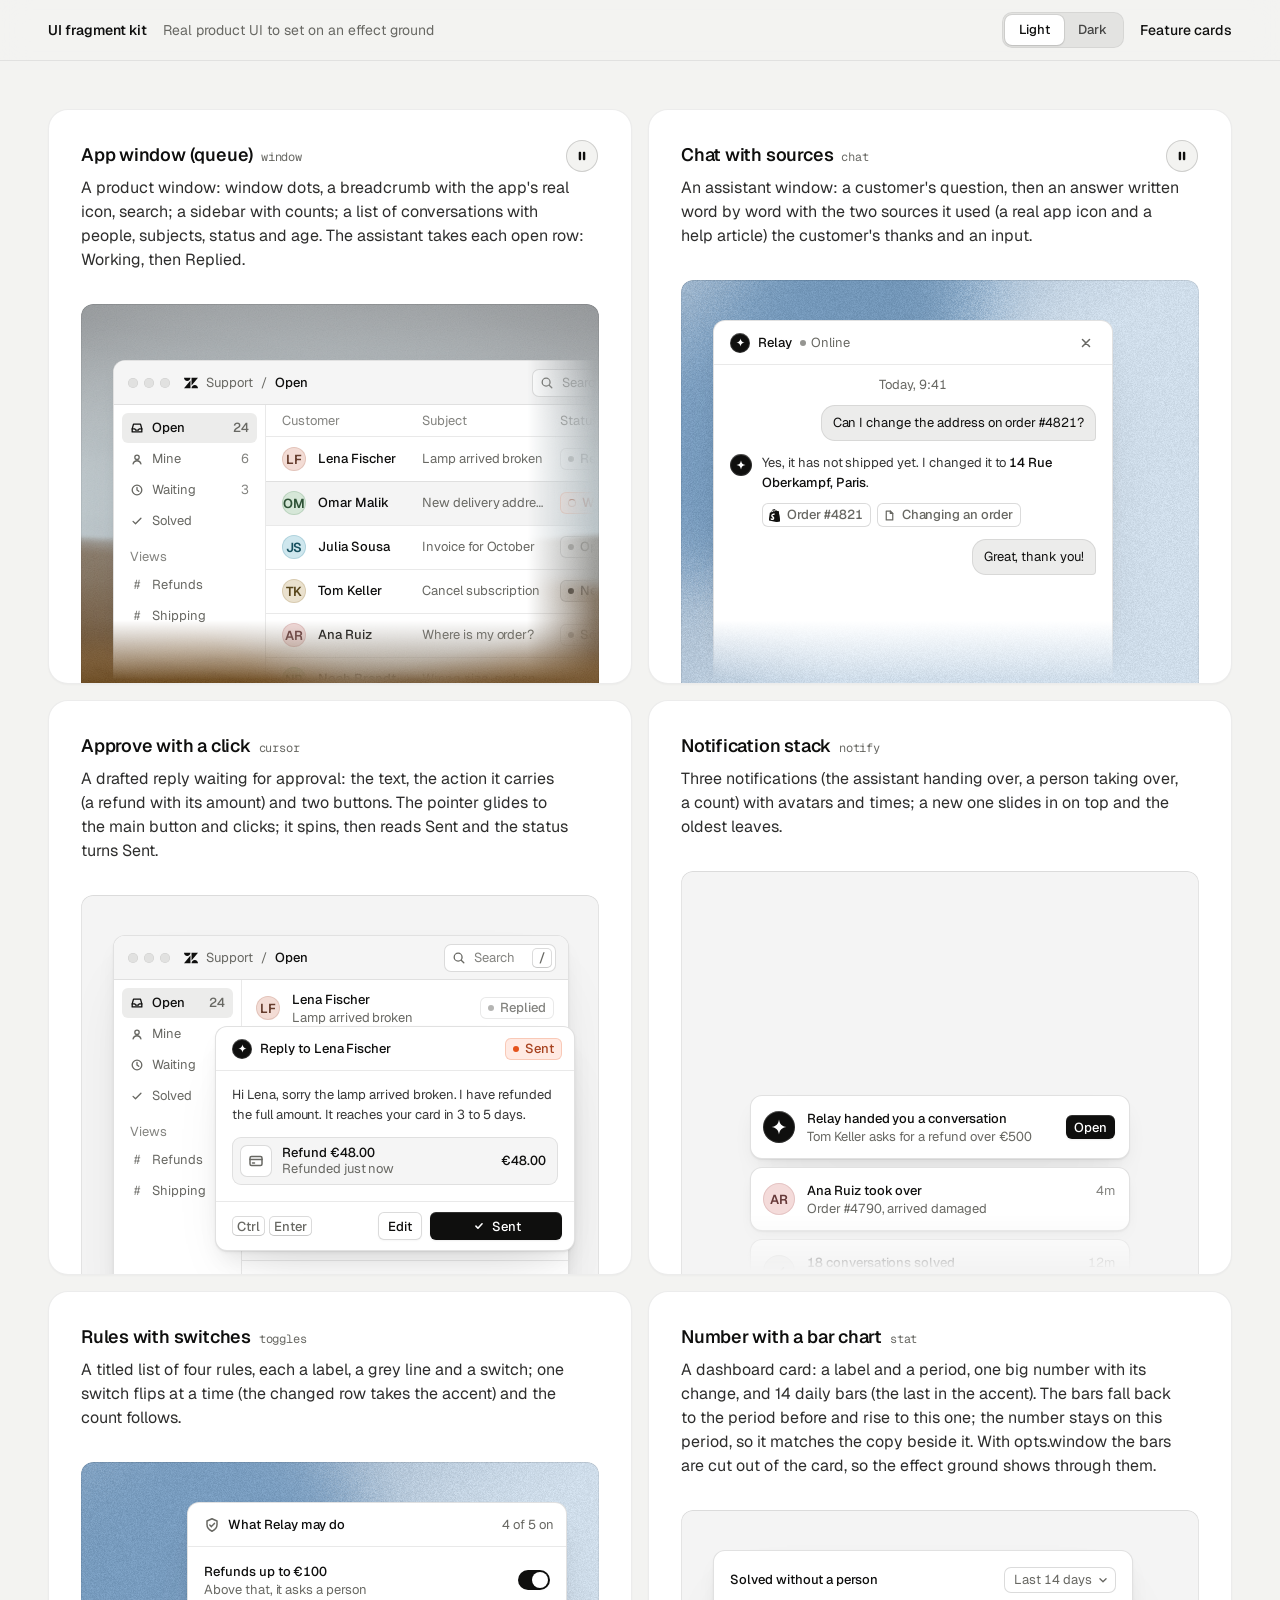
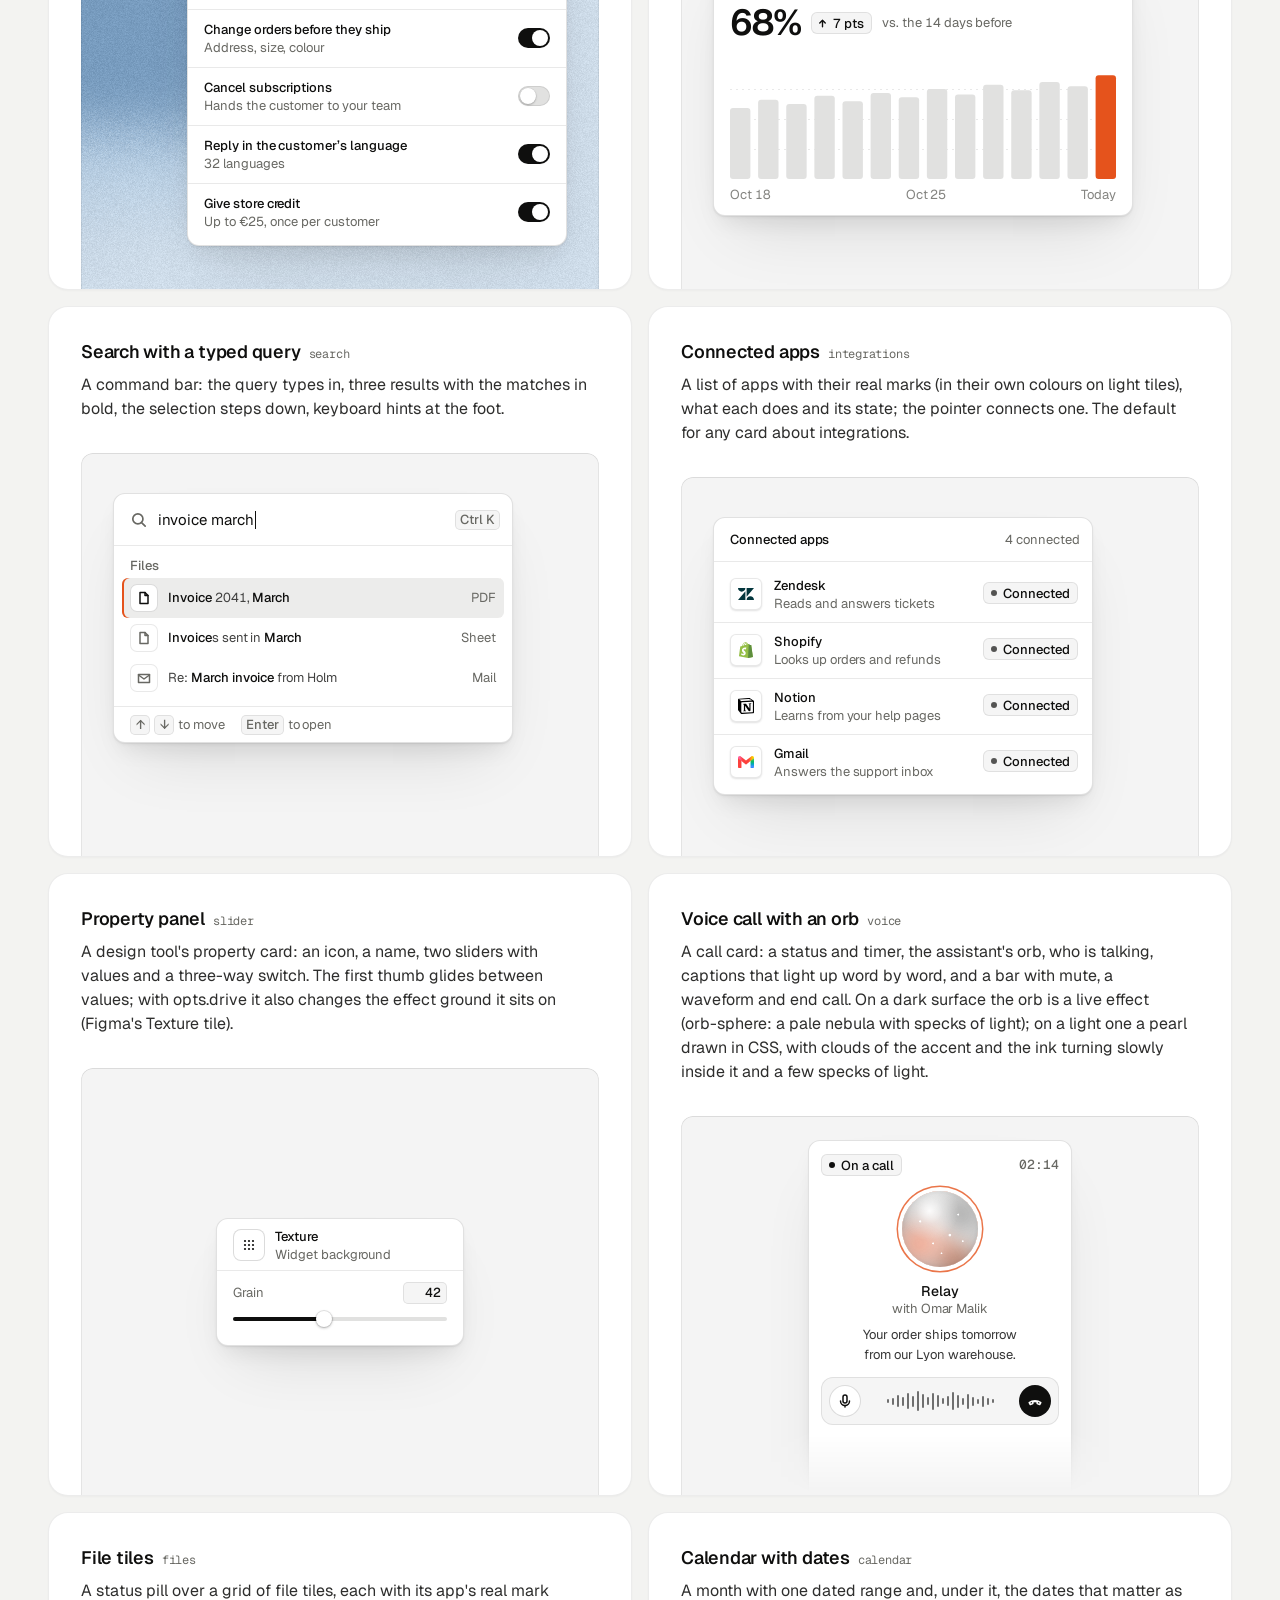
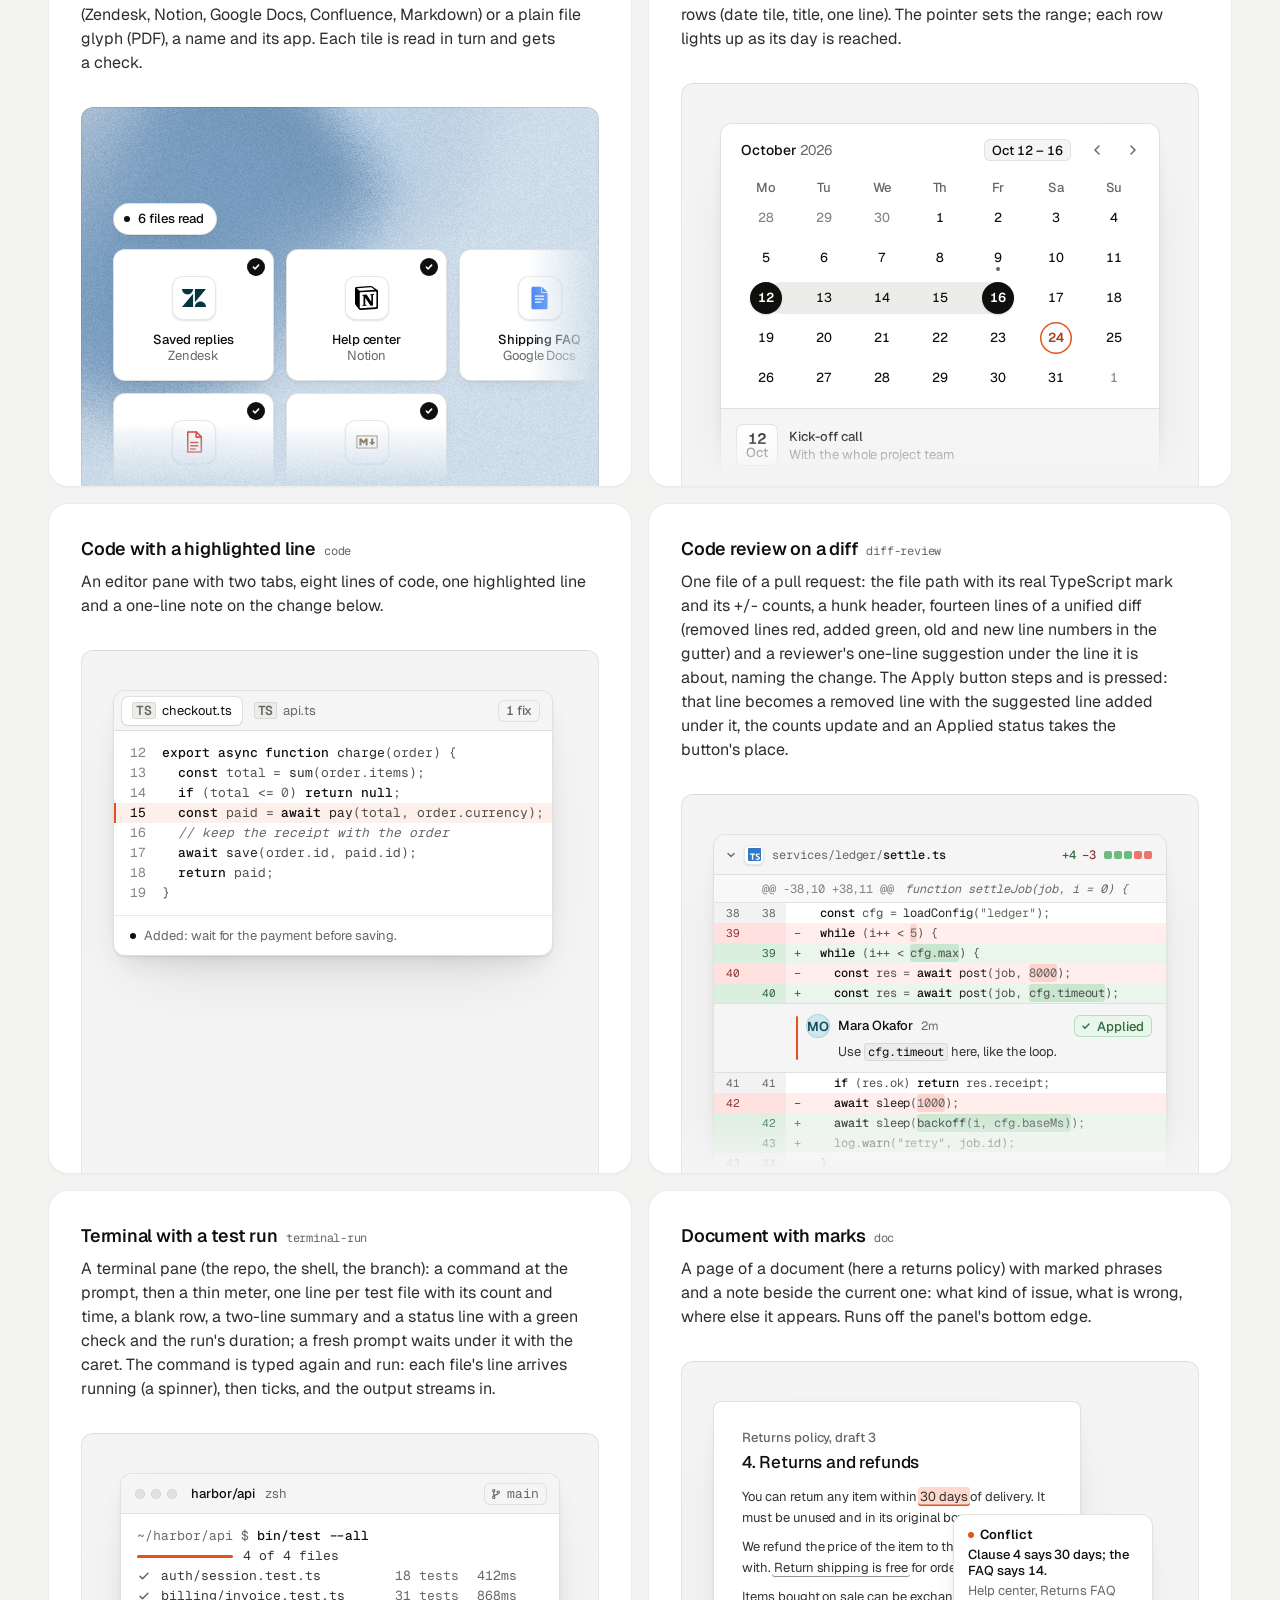
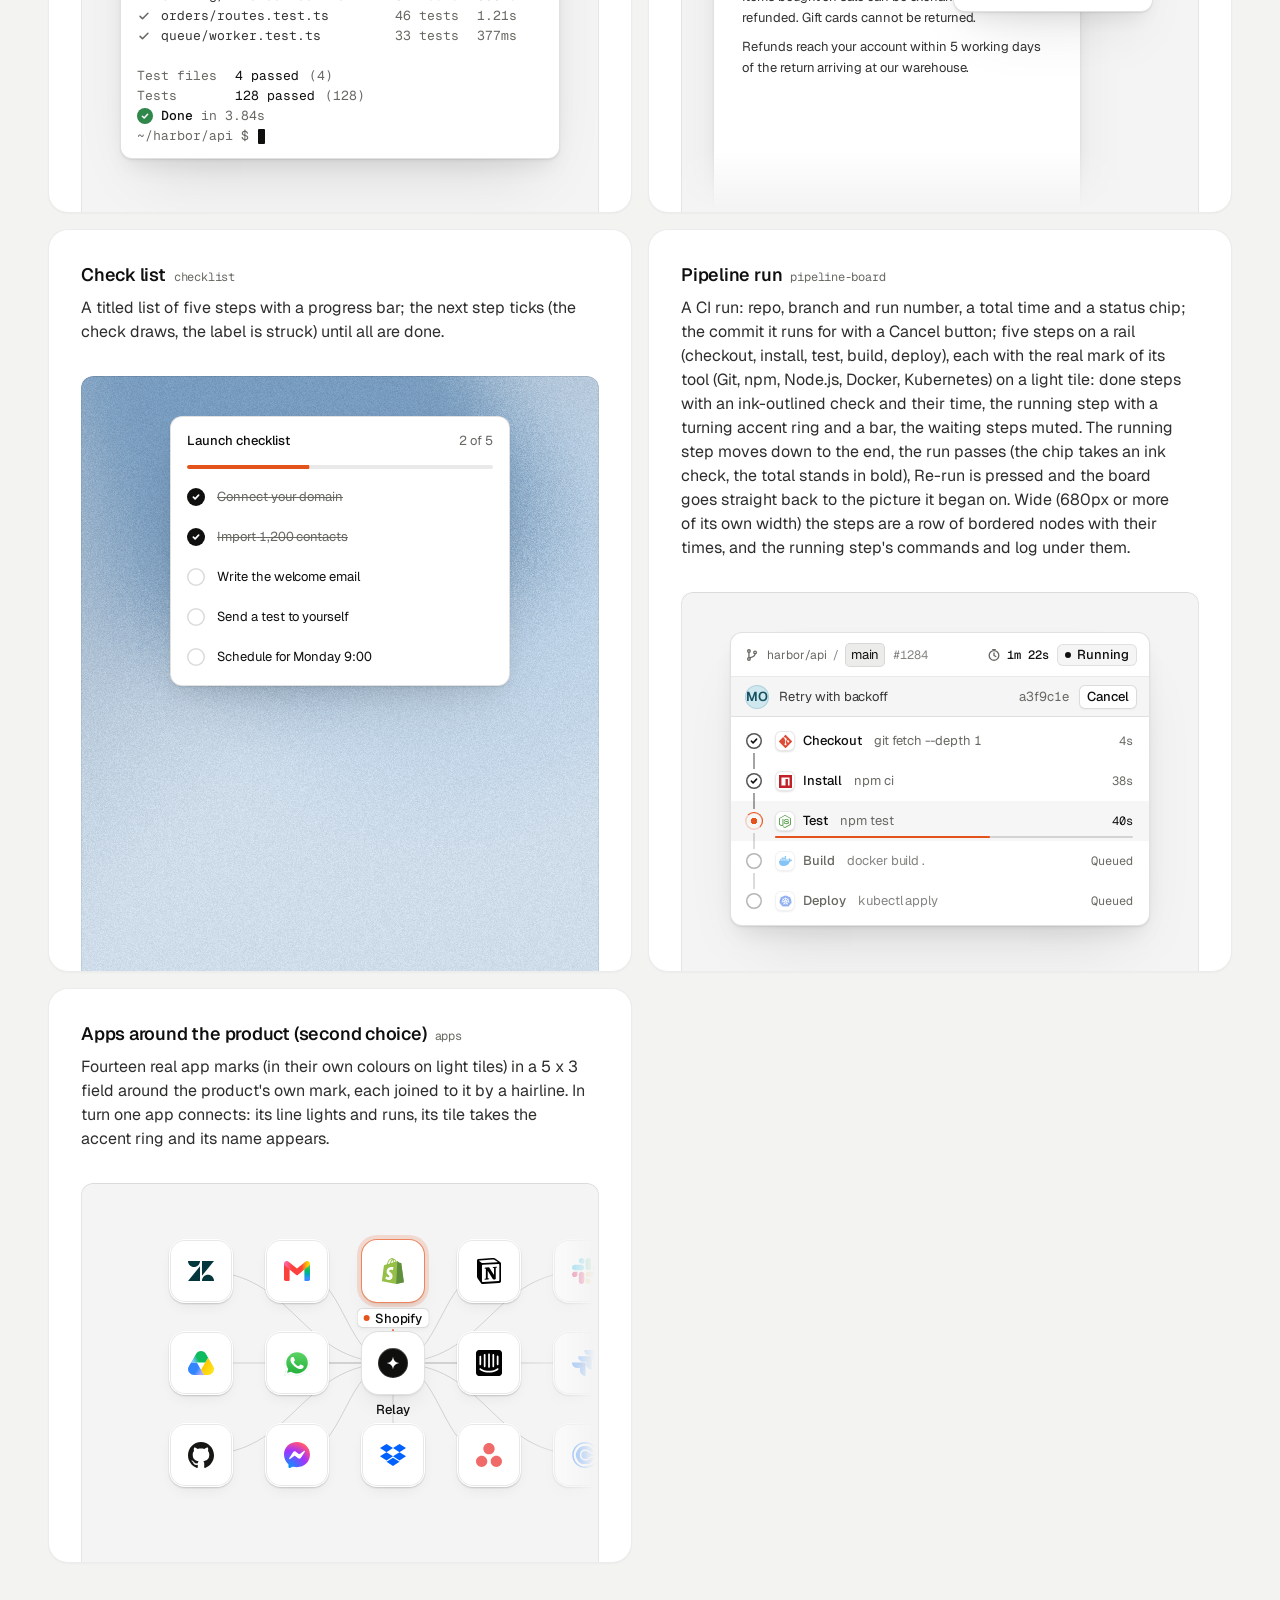
<file: .agents/skills/design-taste-frontend/assets/ui/index.html>
<!doctype html>
<html lang="en" data-theme="light">
<head>
<script>window.__tpGlMax = 16;   /* a gallery shows many live effects at once; a page of a site keeps the default 4 (fx.js) */</script>
<meta charset="utf-8">
<meta name="viewport" content="width=device-width, initial-scale=1">
<title>UI fragment kit</title>
<meta name="description" content="Nineteen pieces of real product UI from the taste-skill kit, each on an effect ground in a feature card.">
<link rel="preconnect" href="https://fonts.googleapis.com">
<link rel="preconnect" href="https://fonts.gstatic.com" crossorigin>
<link href="https://fonts.googleapis.com/css2?family=Geist:wght@300..700&family=Geist+Mono:wght@400;500&display=swap" rel="stylesheet">
<link rel="stylesheet" href="base.css">
<link rel="stylesheet" href="cards.css">
<style>
  :root { --font-text: "Geist", system-ui, sans-serif; --font-display: "Geist", system-ui, sans-serif; --font-mono: "Geist Mono", ui-monospace, monospace; }
  [data-theme="light"] { --bg: #f3f3f1; --card: #ffffff; --ink: #0f0f0e; --muted: #686863; --accent: #e5531c; --accent-ink: #ffffff; --g-bg: #e9e8e4; --g-surface: #f6f5f2; --frag: #ffffff; --warm: #c9a679; }
  [data-theme="dark"] { --bg: #070708; --card: #151517; --ink: #f2f2ef; --muted: #8f9094; --accent: #ff7a3c; --accent-ink: #120c08; --g-bg: #0e0e10; --g-surface: #1b1c1f; --frag: #1c1d20; --warm: #9c9689; }
  * { box-sizing: border-box; }
  html, body { margin: 0; }
  body { font-family: var(--font-text); background: var(--bg); color: var(--ink); -webkit-font-smoothing: antialiased; }
  .panel { --fx-bg: var(--g-bg); --fx-surface: var(--g-surface); --fx-ink: var(--ink); --fx-muted: var(--muted); --fx-accent: var(--hue, var(--warm)); --fx-accent-ink: var(--accent-ink); --calm: var(--g-bg); --p-h: 380px; }
  .top { position: sticky; top: 0; z-index: 20; background: color-mix(in oklab, var(--bg) 86%, transparent); backdrop-filter: blur(14px); -webkit-backdrop-filter: blur(14px); border-bottom: 1px solid color-mix(in oklab, var(--ink) 8%, transparent); }
  .top__in { max-width: 1232px; margin: 0 auto; padding: 0 24px; height: 60px; display: flex; align-items: center; gap: 16px; font-size: 14px; line-height: 20px; }
  .top__in strong { font-weight: 560; }
  .top__in > span { color: var(--muted); }
  .sp { flex: 1; }
  .seg { display: inline-flex; padding: 3px; border-radius: 10px; background: color-mix(in oklab, var(--ink) 6%, var(--bg)); box-shadow: inset 0 0 0 1px color-mix(in oklab, var(--ink) 6%, transparent); }
  .seg button { font: inherit; font-size: 13px; font-weight: 500; border: 0; background: none; color: color-mix(in oklab, var(--ink) 72%, var(--bg)); height: 30px; padding: 0 14px; border-radius: 7px; cursor: pointer; }
  .seg button[aria-pressed="true"] { background: var(--card); color: var(--ink); box-shadow: 0 0 0 1px color-mix(in oklab, var(--ink) 8%, transparent), 0 1px 2px rgb(0 0 0 / .1); }
  .top__in a { color: var(--ink); text-decoration: none; font-weight: 500; }
  main { max-width: 1232px; margin: 0 auto; padding: 48px 24px 96px; }
  .grid { display: grid; grid-template-columns: repeat(2, minmax(0, 1fr)); gap: 16px; }
  .card > h3 code { font: 400 12px/16px var(--font-mono); color: var(--muted); margin-left: 8px; }
  @media (max-width: 860px) { .grid { grid-template-columns: minmax(0, 1fr); } }
  @media (max-width: 600px) { main { padding: 24px 16px 64px; } .top__in { padding: 0 16px; } .top__in > span { display: none; } .panel { --p-h: 340px; } }
</style>
</head>
<body>
<header class="top">
  <div class="top__in">
    <strong>UI fragment kit</strong><span>Real product UI to set on an effect ground</span>
    <span class="sp"></span>
    <div class="seg" role="group" aria-label="Theme"><button type="button" data-mode="light" aria-pressed="true">Light</button><button type="button" data-mode="dark" aria-pressed="false">Dark</button></div>
    <a href="cards.html">Feature cards</a>
  </div>
</header>
<main><div class="grid" id="grid"></div></main>

<script type="module">
  import fx from '../effects/fx.js';
  import ui from './ui.js';
  const index = await fetch('index.json').then(r => r.json());
  // where each one sits, as its meta.json says: anchored at a corner or rising from the bottom and cut by
  // the panel's edge, or whole with 24px or more of ground round it; a fade only where an edge cuts it.
  // Only the compact slider sits in the calm middle (Figma's Texture tile); the cursor dialog is shown
  // where it belongs, over the lower-right edge of a window. [class, fade, style, opts]
  const PLACE = {
    window: ['at-corner', 'stage--fade-br', '--ay:56px'],
    chat: ['at-rise to-edge', 'stage--fade-b'],
    cursor: ['at-over', '', '--bx:24px;--by:24px'],
    notify: ['at-rise fit', 'stage--fade-b', '--ay:calc(100% - 180px);--ay-sm:calc(100% - 180px);--fit-max:380px'],
    toggles: ['at-right', ''],
    stat: ['at-corner', ''],
    search: ['at-corner', ''],
    integrations: ['at-corner', ''],
    slider: ['at-center', '', '', '{"compact":true,"drive":{"param":"grain","min":0.15,"max":0.95}}'],
    voice: ['at-rise to-edge fit', 'stage--fade-b', '--ax:max(24px, 50% - 132px);--ay:24px;--fit-max:264px'],
    files: ['at-corner wide', 'stage--fade-br', '--w:680px;--ay:96px'],
    calendar: ['at-rise fit', 'stage--fade-b', '--fit-max:440px'],
    code: ['at-corner', ''],
    'diff-review': ['at-corner fit', 'stage--fade-b', '--fit-max:480px'],
    'terminal-run': ['at-rise fit', '', '--fit-max:440px'],
    'pipeline-board': ['at-rise fit', '', '--fit-max:420px'],
    doc: ['at-corner to-edge', 'stage--fade-b'],
    checklist: ['at-rise fit', '', '--fit-max:340px'],
    apps: ['at-corner wide', 'stage--fade-br', '--w:560px;--ay:48px'],
  };
  // grounds behind UI are soft lit fields (never a line or dot pattern), on both themes: the bright
  // picture behind dark UI on the dark page, a clear step darker than white UI on the light page
  // the painting stays abstract (a mist over warm sand, level, fully soft) and shows once on the page
  const PAINT = ['painterly-landscape', { blur: 1, brush: 0.35, slope: 0, hillY: 0.3, horizon: 0.62, calm: 0.2, calmX: 0.6, calmY: 0.8, drift: 0, side: 1 }, '{"bg":"#a3b0b6","accent":"#c49a6c"}'];
  const GRAIN = ['grain-gradient', { speed: 0, grainMotion: 0, calm: 0.2, calmX: 0.5, calmY: 0.6, tint: 0.6, contrast: 0.6 }, '{"bg":"#d9ccb7","surface":"#e9e0d2","ink":"#2a2622","muted":"#6f675c","accent":"#a8794a"}'];
  const SKY = [GRAIN[0], GRAIN[1], '{"bg":"#c6d3df","surface":"#d6e0e9","ink":"#25303a","muted":"#5d6873","accent":"#3f6a92"}'];
  const SAGE = [GRAIN[0], GRAIN[1], '{"bg":"#cdd6c6","surface":"#dce3d6","ink":"#262d24","muted":"#5f6a5a","accent":"#6c8e63"}'];
  const GROUND = (m, i) => (m.name === 'slider' ? GRAIN : i === 0 ? PAINT : [GRAIN, SKY, SAGE][i % 3]);
  const q = new URLSearchParams(location.search);
  const grid = document.getElementById('grid');
  grid.innerHTML = index.fragments.map((m, i) => {
    const [at, fade, extra = '', opts = ''] = PLACE[m.name] || ['at-corner', 'stage--fade-br'];
    const [id, params, pal] = GROUND(m, i);
    const w = at === 'at-center' ? '' : ` style="--ax:32px;--ay:40px;${extra}"`;
    const o = opts ? ` data-ui-opts='${opts}'` : '';
    // the cursor is a dialog over a window's edge: the window under it holds still
    const under = m.name === 'cursor' ? `<div class="at-corner" style="--ax:32px;--ay:40px" data-ui-load="window" data-ui-opts='{"compact":true}' data-ui-still></div>` : '';
    return `<article class="card card--row"><h3>${m.title}<code>${m.name}</code></h3><p>${m.shows}</p>
      <div class="panel" data-fx="${id}" data-fx-seed="${(i + 1) * 17}" data-fx-params='${JSON.stringify(params)}' data-fx-palette='${pal}' style="--calm-k:0%">
        <div class="stage ${fade}">${under}<div class="${at}"${w}${o} data-ui-load="${m.name}"></div></div></div></article>`;
  }).join('');
  function setMode(mode) {
    document.documentElement.dataset.theme = mode;
    document.querySelectorAll('.seg button').forEach(b => b.setAttribute('aria-pressed', String(b.dataset.mode === mode)));
  }
  setMode(q.get('mode') === 'dark' ? 'dark' : 'light');
  if (q.has('t')) fx.setClock(+q.get('t'));
  // each ground is drawn once near the screen and kept as a picture (its WebGL context freed), so nineteen
  // panels need one or two contexts, not nineteen
  await Promise.all([ui.loadAll(grid), ui.grounds(grid, fx)]);
  document.documentElement.dataset.ready = '1';
  document.querySelectorAll('.seg button').forEach(b => b.addEventListener('click', async () => {
    setMode(b.dataset.mode);
    for (const el of grid.querySelectorAll('[data-ui]')) el.__ui?.repaint?.();
    await ui.grounds(grid, fx);
  }));
</script>
</body>
</html>
</file>
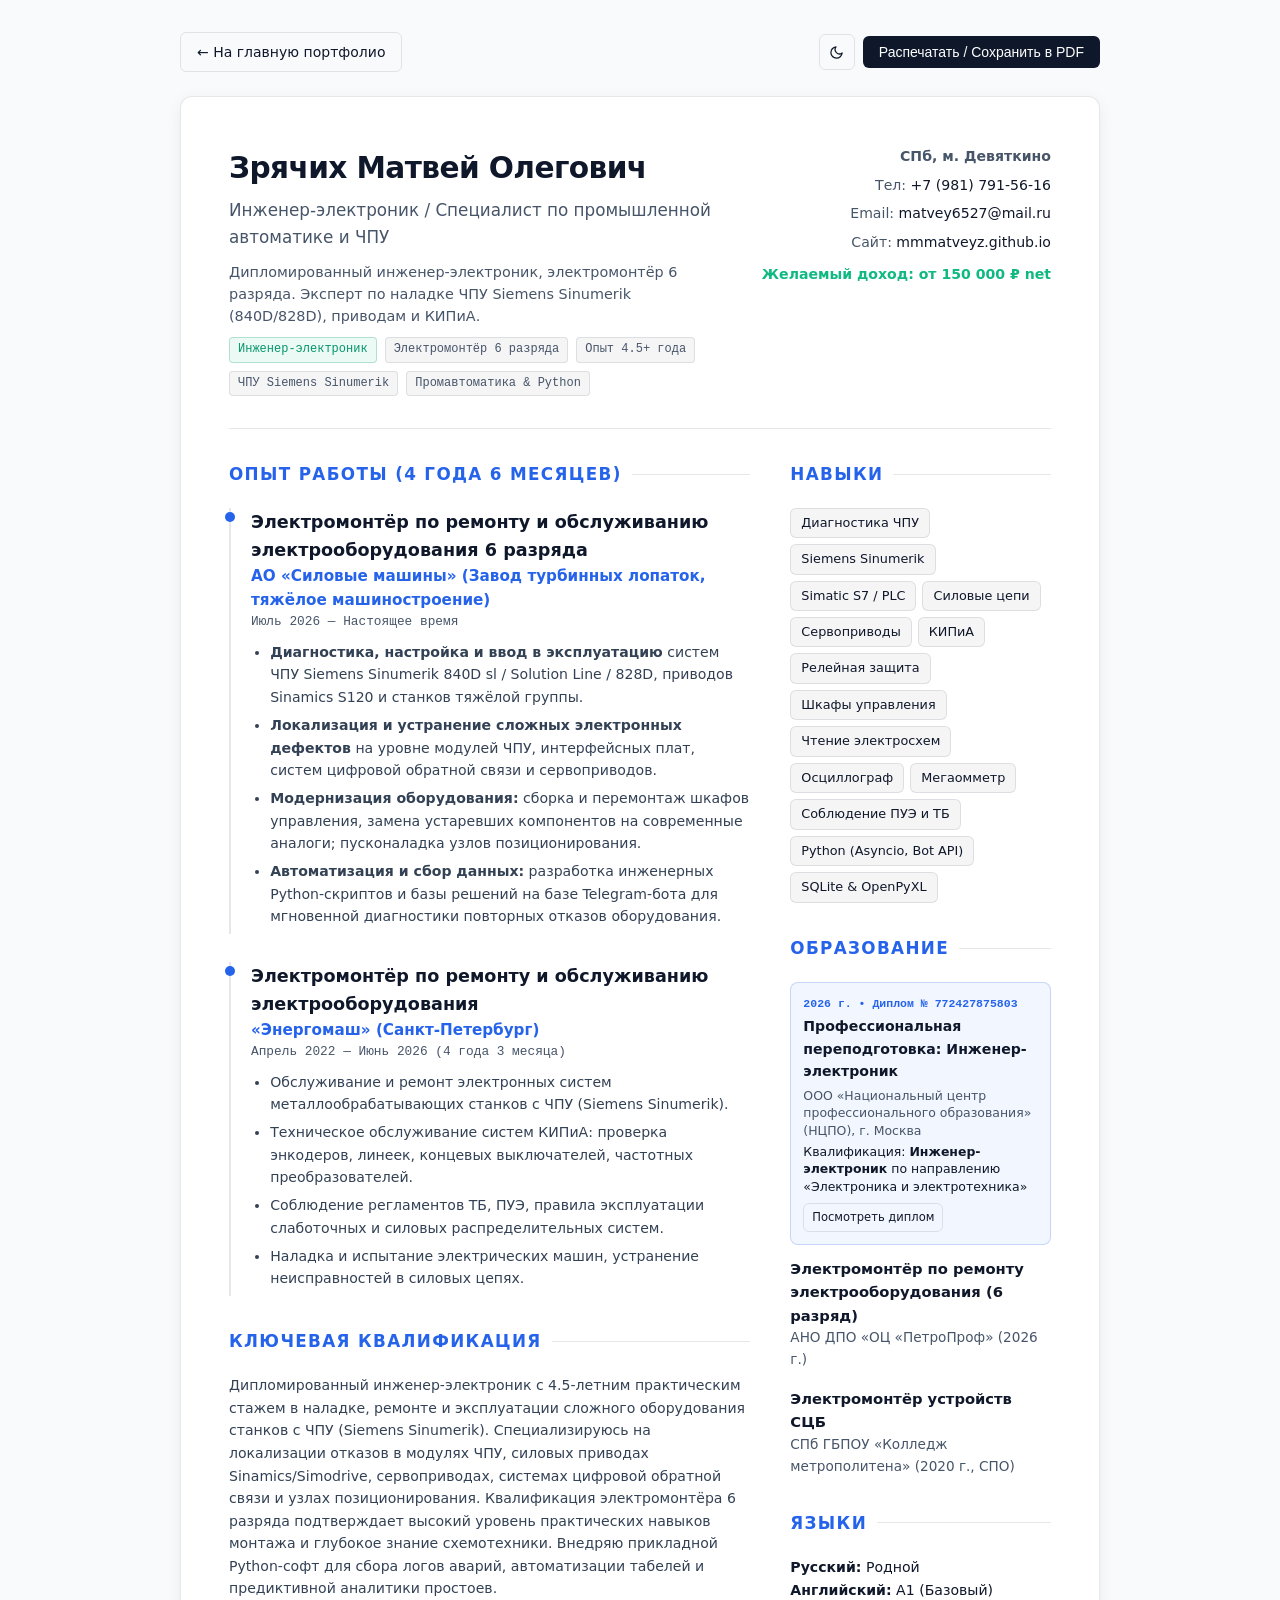
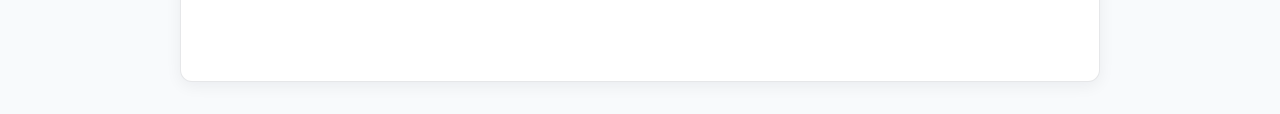
<file: resume.html>
<!DOCTYPE html>
<html lang="ru" data-theme="dark">
<head>
    <meta charset="UTF-8">
    <meta name="viewport" content="width=device-width, initial-scale=1.0">
    <title>Резюме | Зрячих Матвей Олегович — Инженер-электроник</title>
    <meta name="description" content="Резюме: Зрячих Матвей Олегович — Инженер-электроник, специалист по промышленной автоматике и ЧПУ (Siemens Sinumerik), электромонтёр 6 разряда.">

    <link rel="preconnect" href="https://fonts.googleapis.com"/>
    <link rel="preconnect" href="https://fonts.gstatic.com" crossorigin/>
    <link href="https://fonts.googleapis.com/css2?family=Inter:wght@400;500;600;700&family=JetBrains+Mono:wght@400;500;600&display=swap" rel="stylesheet"/>
    <!-- Theme Color & Mobile Browser Bar -->
    <meta name="theme-color" content="#080b11">
    <meta name="msapplication-TileColor" content="#080b11">

    <!-- Favicons & Touch Icons -->
    <link rel="icon" type="image/svg+xml" href="favicon.svg">
    <link rel="icon" type="image/png" sizes="32x32" href="favicon-32x32.png">
    <link rel="icon" type="image/png" sizes="16x16" href="favicon-16x16.png">
    <link rel="apple-touch-icon" sizes="180x180" href="apple-touch-icon.png">
    <link rel="shortcut icon" href="favicon.ico">

    <!-- Web App Manifest (PWA & Chrome / Edge / Android) -->
    <link rel="manifest" href="site.webmanifest">

    <!-- Yandex Browser Tableau Widget -->
    <link rel="yandex-tableau-widget" href="yandex-manifest.json">

    <!-- Content Security Policy (CSP) -->
    <meta http-equiv="Content-Security-Policy" content="default-src 'self'; script-src 'self' 'unsafe-inline' https://mc.yandex.ru; style-src 'self' 'unsafe-inline' https://fonts.googleapis.com; font-src 'self' https://fonts.gstatic.com; img-src 'self' data: https:; connect-src 'self' https://script.google.com https://mc.yandex.ru; frame-src https://mc.yandex.ru; form-action 'self' https://script.google.com; object-src 'none'; base-uri 'self';">

    <!-- Yandex.Metrika counter -->
    <script type="text/javascript">
        (function(m,e,t,r,i,k,a){
            m[i]=m[i]||function(){(m[i].a=m[i].a||[]).push(arguments)};
            m[i].l=1*new Date();
            for (var j = 0; j < document.scripts.length; j++) {if (document.scripts[j].src === r) { return; }}
            k=e.createElement(t),a=e.getElementsByTagName(t)[0],k.async=1,k.src=r,a.parentNode.insertBefore(k,a)
        })(window, document,'script','https://mc.yandex.ru/metrika/tag.js?id=111155265', 'ym');

        ym(111155265, 'init', {ssr:true, webvisor:true, clickmap:true, ecommerce:"dataLayer", referrer: document.referrer, url: location.href, accurateTrackBounce:true, trackLinks:true});
    </script>
    <noscript><div><img src="https://mc.yandex.ru/watch/111155265" style="position:absolute; left:-9999px;" alt="" /></div></noscript>
    <!-- /Yandex.Metrika counter -->

    <style>
        :root {
            color-scheme: dark;
            --bg-color: #0a0c10;
            --card-bg: #131720;
            --text-main: #f1f5f9;
            --text-body: #cbd5e1;
            --text-muted: #94a3b8;
            --accent: #3b82f6;
            --accent-hover: #2563eb;
            --accent-glow: transparent;
            --border-color: rgba(241, 245, 249, 0.08);
            --border-hover: rgba(241, 245, 249, 0.16);
            --surface-soft: rgba(255, 255, 255, 0.04);
            --edu-bg: rgba(59, 130, 246, 0.08);
            --edu-border: rgba(59, 130, 246, 0.25);
            --edu-accent: #60a5fa;
            --font-sans: 'Inter', system-ui, -apple-system, sans-serif;
            --font-mono: 'JetBrains Mono', monospace;
        }

        [data-theme="light"] {
            color-scheme: light;
            --bg-color: #f8fafc;
            --card-bg: #ffffff;
            --text-main: #0f172a;
            --text-body: #334155;
            --text-muted: #475569;
            --accent: #2563eb;
            --accent-hover: #1d4ed8;
            --border-color: rgba(15, 23, 42, 0.1);
            --border-hover: rgba(15, 23, 42, 0.2);
            --surface-soft: rgba(15, 23, 42, 0.04);
            --edu-bg: rgba(37, 99, 235, 0.06);
            --edu-border: rgba(37, 99, 235, 0.22);
            --edu-accent: #2563eb;
        }

        * {
            box-sizing: border-box;
            margin: 0;
            padding: 0;
        }

        body {
            font-family: var(--font-sans);
            background-color: var(--bg-color);
            color: var(--text-main);
            line-height: 1.6;
            padding: 2rem 1rem;
            -webkit-print-color-adjust: exact;
            print-color-adjust: exact;
            position: relative;
        }

        body::before {
            display: none;
        }

        .resume-container {
            max-width: 920px;
            margin: 0 auto;
            background: var(--card-bg);
            border: 1px solid var(--border-color);
            border-radius: 12px;
            padding: 3rem;
            box-shadow: 0 4px 16px rgba(0, 0, 0, 0.4);
            position: relative;
        }

        [data-theme="light"] .resume-container {
            box-shadow: 0 4px 16px rgba(15, 23, 42, 0.06);
        }

        .no-print-bar {
            max-width: 920px;
            margin: 0 auto 1.5rem auto;
            display: flex;
            justify-content: space-between;
            align-items: center;
            gap: 12px;
        }

        .no-print-actions {
            display: flex;
            align-items: center;
            gap: 8px;
        }

        .btn {
            display: inline-flex;
            align-items: center;
            justify-content: center;
            gap: 8px;
            padding: 8px 16px;
            border-radius: 6px;
            font-weight: 500;
            font-size: 0.875rem;
            text-decoration: none;
            cursor: pointer;
            transition: background 0.15s ease, color 0.15s ease, border-color 0.15s ease;
            border: none;
        }

        .btn-primary {
            background: #f1f5f9;
            color: #0a0c10;
        }

        .btn-primary:hover {
            background: #cbd5e1;
        }

        [data-theme="light"] .btn-primary {
            background: #0f172a;
            color: #ffffff;
        }

        [data-theme="light"] .btn-primary:hover {
            background: #1e293b;
        }

        .btn-outline {
            background: transparent;
            color: var(--text-main);
            border: 1px solid var(--border-color);
        }

        .btn-outline:hover {
            border-color: var(--border-hover);
            background: var(--surface-soft);
        }

        .theme-btn {
            width: 36px;
            height: 36px;
            padding: 0;
        }

        /* Header */
        .resume-header {
            display: flex;
            justify-content: space-between;
            align-items: flex-start;
            border-bottom: 1px solid var(--border-color);
            padding-bottom: 2rem;
            margin-bottom: 2rem;
            gap: 2rem;
        }

        .header-main h1 {
            font-size: 1.85rem;
            font-weight: 600;
            letter-spacing: -0.02em;
            margin-bottom: 0.25rem;
            color: var(--text-main);
        }

        .header-title {
            font-size: 1.05rem;
            color: var(--text-muted);
            font-weight: 500;
            margin-bottom: 0.75rem;
        }

        .badge-list {
            display: flex;
            flex-wrap: wrap;
            gap: 8px;
        }

        .badge {
            font-size: 0.75rem;
            font-family: var(--font-mono);
            font-weight: 500;
            padding: 2px 8px;
            border-radius: 4px;
            background: var(--surface-soft);
            color: var(--text-muted);
            border: 1px solid var(--border-color);
        }

        .badge-green {
            background: rgba(16, 185, 129, 0.08);
            color: #10b981;
            border-color: rgba(16, 185, 129, 0.25);
        }

        [data-theme="light"] .badge-green {
            color: #059669;
            border-color: rgba(5, 150, 105, 0.25);
        }

        .contact-info {
            text-align: right;
            font-size: 0.88rem;
            color: var(--text-muted);
            display: flex;
            flex-direction: column;
            gap: 6px;
            flex-shrink: 0;
            white-space: nowrap;
        }

        .contact-info a {
            color: var(--text-main);
            text-decoration: none;
            transition: color 0.2s;
        }

        .contact-info a:hover {
            color: var(--accent);
        }

        /* Layout Grid */
        .resume-grid {
            display: grid;
            grid-template-columns: 2fr 1fr;
            gap: 2.5rem;
        }

        .section-title {
            font-size: 1.05rem;
            text-transform: uppercase;
            letter-spacing: 0.08em;
            color: var(--accent);
            margin-bottom: 1.25rem;
            display: flex;
            align-items: center;
            gap: 10px;
            white-space: nowrap;
        }

        .section-title::after {
            content: '';
            flex: 1;
            height: 1px;
            background: var(--border-color);
        }

        /* Experience Timeline */
        .timeline {
            display: flex;
            flex-direction: column;
            gap: 1.75rem;
        }

        .timeline-item {
            position: relative;
            padding-left: 1.25rem;
            border-left: 2px solid var(--border-color);
        }

        .timeline-item::before {
            content: '';
            position: absolute;
            left: -6px;
            top: 4px;
            width: 10px;
            height: 10px;
            border-radius: 50%;
            background: var(--accent);
        }

        .job-title {
            font-size: 1.1rem;
            font-weight: 700;
            color: var(--text-main);
        }

        .company-name {
            font-weight: 600;
            color: var(--accent);
            font-size: 0.95rem;
        }

        .job-period {
            font-size: 0.8rem;
            color: var(--text-muted);
            margin-bottom: 0.5rem;
            font-family: var(--font-mono);
        }

        .job-desc {
            font-size: 0.88rem;
            color: var(--text-body);
        }

        .job-desc ul {
            list-style-type: disc;
            padding-left: 1.2rem;
            margin-top: 0.5rem;
        }

        .job-desc li {
            margin-bottom: 0.35rem;
        }

        /* Sidebar Sections */
        .sidebar-block {
            margin-bottom: 2rem;
        }

        .skills-list {
            display: flex;
            flex-wrap: wrap;
            gap: 6px;
        }

        .skill-tag {
            font-size: 0.8rem;
            background: var(--surface-soft);
            border: 1px solid var(--border-color);
            padding: 4px 10px;
            border-radius: 6px;
            color: var(--text-main);
        }

        .edu-card {
            background: var(--edu-bg);
            border: 1px solid var(--edu-border);
            border-radius: 8px;
            padding: 12px;
            margin-bottom: 12px;
        }

        .edu-card-meta {
            font-family: var(--font-mono);
            font-size: 0.72rem;
            color: var(--edu-accent);
            font-weight: 600;
            margin-bottom: 2px;
        }

        .edu-item {
            margin-bottom: 1rem;
        }

        .edu-degree {
            font-weight: 700;
            font-size: 0.92rem;
            color: var(--text-main);
        }

        .edu-place {
            font-size: 0.85rem;
            color: var(--text-muted);
        }

        .edu-year {
            font-size: 0.78rem;
            color: var(--accent);
            font-family: var(--font-mono);
        }

        /* Print Media Styles */
        @media print {
            * {
                -webkit-print-color-adjust: exact !important;
                print-color-adjust: exact !important;
                text-shadow: none !important;
                filter: none !important;
            }

            body {
                background: #ffffff !important;
                color: #0f172a !important;
                padding: 0 !important;
                font-size: 10.5pt !important;
            }

            .no-print-bar {
                display: none !important;
            }

            .resume-container {
                border: none !important;
                box-shadow: none !important;
                padding: 0 !important;
                max-width: 100% !important;
                background: #ffffff !important;
                color: #0f172a !important;
            }

            .header-main h1 {
                background: none !important;
                -webkit-background-clip: unset !important;
                -webkit-text-fill-color: #0f172a !important;
                color: #0f172a !important;
                font-size: 20pt !important;
            }

            .header-title {
                color: #2563eb !important;
                font-size: 11pt !important;
            }

            .contact-info, .contact-info a {
                color: #1e293b !important;
            }

            .job-title, .edu-degree {
                color: #0f172a !important;
                font-size: 11pt !important;
            }

            .job-period, .edu-year, .edu-card-meta {
                color: #2563eb !important;
            }

            .company-name, .section-title {
                color: #2563eb !important;
            }

            .job-desc, .job-desc li, .edu-place, .sidebar-block div {
                color: #1e293b !important;
            }

            .badge {
                background: #eff6ff !important;
                color: #1d4ed8 !important;
                border: 1px solid #bfdbfe !important;
            }

            .badge-green {
                background: #d1fae5 !important;
                color: #065f46 !important;
                border: 1px solid #a7f3d0 !important;
            }

            .skill-tag {
                background: #f1f5f9 !important;
                color: #0f172a !important;
                border: 1px solid #cbd5e1 !important;
            }

            .timeline-item {
                border-left-color: #2563eb !important;
            }

            .timeline-item::before {
                background: #2563eb !important;
                box-shadow: none !important;
            }
        }

        /* Mobile Responsive Styles */
        @media (max-width: 768px) {
            body {
                padding: 1rem 0.5rem;
            }

            .resume-container {
                padding: 1.5rem 1.25rem;
                border-radius: 12px;
            }

            .no-print-bar {
                flex-direction: column;
                gap: 0.75rem;
                align-items: stretch;
            }

            .no-print-bar .btn {
                justify-content: center;
                width: 100%;
            }

            .no-print-actions {
                width: 100%;
            }

            .no-print-actions .btn-primary {
                flex: 1;
            }

            .no-print-actions .theme-btn {
                width: 38px;
                flex-shrink: 0;
            }

            .resume-header {
                flex-direction: column;
                align-items: flex-start;
                gap: 1.25rem;
                padding-bottom: 1.5rem;
                margin-bottom: 1.5rem;
            }

            .header-main h1 {
                font-size: 1.75rem;
            }

            .header-title {
                font-size: 1rem;
            }

            .contact-info {
                text-align: left;
                width: 100%;
                border-top: 1px solid var(--border-color);
                padding-top: 1rem;
                white-space: normal;
            }

            .resume-grid {
                grid-template-columns: 1fr;
                gap: 2rem;
            }
        }

        @media (max-width: 480px) {
            .resume-container {
                padding: 1.25rem 1rem;
            }

            .header-main h1 {
                font-size: 1.5rem;
            }

            .badge-list {
                gap: 6px;
            }

            .badge {
                font-size: 0.7rem;
                padding: 3px 8px;
            }
        }
    </style>
</head>
<body>

    <div class="no-print-bar">
        <a href="index.html" class="btn btn-outline">← На главную портфолио</a>
        <div class="no-print-actions">
            <button id="theme-toggle" class="btn btn-outline theme-btn" aria-label="Переключить тему">
                <svg width="15" height="15" viewBox="0 0 24 24" fill="none" stroke="currentColor" stroke-width="2" stroke-linecap="round" stroke-linejoin="round">
                    <path d="M21 12.79A9 9 0 1 1 11.21 3 7 7 0 0 0 21 12.79z"></path>
                </svg>
            </button>
            <button onclick="window.print()" class="btn btn-primary">Распечатать / Сохранить в PDF</button>
        </div>
    </div>

    <div class="resume-container">
        <header class="resume-header">
            <div class="header-main">
                <h1>Зрячих Матвей Олегович</h1>
                <div class="header-title">Инженер-электроник / Специалист по промышленной автоматике и ЧПУ</div>
                <p class="resume-subtitle" style="font-size: 0.9rem; color: var(--text-muted); margin-top: 6px; line-height: 1.5;">Дипломированный инженер-электроник, электромонтёр 6 разряда. Эксперт по наладке ЧПУ Siemens Sinumerik (840D/828D), приводам и КИПиА.</p>
                <div class="badge-list" style="margin-top: 10px;">
                    <span class="badge badge-green">Инженер-электроник</span>
                    <span class="badge">Электромонтёр 6 разряда</span>
                    <span class="badge">Опыт 4.5+ года</span>
                    <span class="badge">ЧПУ Siemens Sinumerik</span>
                    <span class="badge">Промавтоматика &amp; Python</span>
                </div>
            </div>
            <div class="contact-info">
                <div><strong>СПб, м. Девяткино</strong></div>
                <div>Тел: <a href="tel:+79817915616">+7&nbsp;(981)&nbsp;791-56-16</a></div>
                <div>Email: <a href="mailto:matvey6527@mail.ru">matvey6527@mail.ru</a></div>
                <div>Сайт: <a href="https://mmmatveyz.github.io" target="_blank">mmmatveyz.github.io</a></div>
                <div style="margin-top: 4px; font-weight: 600; color: #10b981;">Желаемый доход: от&nbsp;150&nbsp;000&nbsp;₽&nbsp;net</div>
            </div>
        </header>

        <div class="resume-grid">
            <div class="main-column">
                <section style="margin-bottom: 2rem;">
                    <h2 class="section-title">Опыт работы (4 года 6 месяцев)</h2>
                    <div class="timeline">
                        <div class="timeline-item">
                            <div class="job-title">Электромонтёр по ремонту и обслуживанию электрооборудования 6 разряда</div>
                            <div class="company-name">АО «Силовые машины» (Завод турбинных лопаток, тяжёлое машиностроение)</div>
                            <div class="job-period">Июль 2026 — Настоящее время</div>
                            <div class="job-desc">
                                <ul>
                                    <li><strong>Диагностика, настройка и ввод в эксплуатацию</strong> систем ЧПУ Siemens Sinumerik 840D sl / Solution Line / 828D, приводов Sinamics S120 и станков тяжёлой группы.</li>
                                    <li><strong>Локализация и устранение сложных электронных дефектов</strong> на уровне модулей ЧПУ, интерфейсных плат, систем цифровой обратной связи и сервоприводов.</li>
                                    <li><strong>Модернизация оборудования:</strong> сборка и перемонтаж шкафов управления, замена устаревших компонентов на современные аналоги; пусконаладка узлов позиционирования.</li>
                                    <li><strong>Автоматизация и сбор данных:</strong> разработка инженерных Python-скриптов и базы решений на базе Telegram-бота для мгновенной диагностики повторных отказов оборудования.</li>
                                </ul>
                            </div>
                        </div>

                        <div class="timeline-item">
                            <div class="job-title">Электромонтёр по ремонту и обслуживанию электрооборудования</div>
                            <div class="company-name">«Энергомаш» (Санкт-Петербург)</div>
                            <div class="job-period">Апрель 2022 — Июнь 2026 (4 года 3 месяца)</div>
                            <div class="job-desc">
                                <ul>
                                    <li>Обслуживание и ремонт электронных систем металлообрабатывающих станков с ЧПУ (Siemens Sinumerik).</li>
                                    <li>Техническое обслуживание систем КИПиА: проверка энкодеров, линеек, концевых выключателей, частотных преобразователей.</li>
                                    <li>Соблюдение регламентов ТБ, ПУЭ, правила эксплуатации слаботочных и силовых распределительных систем.</li>
                                    <li>Наладка и испытание электрических машин, устранение неисправностей в силовых цепях.</li>
                                </ul>
                            </div>
                        </div>
                    </div>
                </section>

                <section>
                    <h2 class="section-title">Ключевая квалификация</h2>
                    <p class="job-desc">
                        Дипломированный инженер-электроник с 4.5-летним практическим стажем в наладке, ремонте и эксплуатации сложного оборудования станков с ЧПУ (Siemens Sinumerik). Специализируюсь на локализации отказов в модулях ЧПУ, силовых приводах Sinamics/Simodrive, сервоприводах, системах цифровой обратной связи и узлах позиционирования. Квалификация электромонтёра 6 разряда подтверждает высокий уровень практических навыков монтажа и глубокое знание схемотехники. Внедряю прикладной Python-софт для сбора логов аварий, автоматизации табелей и предиктивной аналитики простоев.
                    </p>
                </section>
            </div>

            <div class="sidebar-column">
                <div class="sidebar-block">
                    <h2 class="section-title">Навыки</h2>
                    <div class="skills-list">
                        <span class="skill-tag">Диагностика ЧПУ</span>
                        <span class="skill-tag">Siemens Sinumerik</span>
                        <span class="skill-tag">Simatic S7 / PLC</span>
                        <span class="skill-tag">Силовые цепи</span>
                        <span class="skill-tag">Сервоприводы</span>
                        <span class="skill-tag">КИПиА</span>
                        <span class="skill-tag">Релейная защита</span>
                        <span class="skill-tag">Шкафы управления</span>
                        <span class="skill-tag">Чтение электросхем</span>
                        <span class="skill-tag">Осциллограф</span>
                        <span class="skill-tag">Мегаомметр</span>
                        <span class="skill-tag">Соблюдение ПУЭ и ТБ</span>
                        <span class="skill-tag">Python (Asyncio, Bot API)</span>
                        <span class="skill-tag">SQLite & OpenPyXL</span>
                    </div>
                </div>

                <div class="sidebar-block">
                    <h2 class="section-title">Образование</h2>
                    <div class="edu-card">
                        <div class="edu-card-meta">2026 г. • Диплом № 772427875803</div>
                        <div style="font-weight: 600; font-size: 0.88rem; color: var(--text-main); margin-bottom: 4px;">Профессиональная переподготовка: Инженер-электроник</div>
                        <p style="font-size: 0.78rem; color: var(--text-muted); margin-bottom: 4px; line-height: 1.4;">ООО «Национальный центр профессионального образования» (НЦПО), г. Москва</p>
                        <p style="font-size: 0.78rem; color: var(--text-main); margin-bottom: 8px; line-height: 1.4;">Квалификация: <strong>Инженер-электроник</strong> по направлению «Электроника и электротехника»</p>
                        <a href="achievements.html#diploma" class="btn btn-outline" style="font-size: 0.72rem; padding: 4px 8px; display: inline-flex;">Посмотреть диплом</a>
                    </div>

                    <div class="edu-item">
                        <div class="edu-degree">Электромонтёр по ремонту электрооборудования (6 разряд)</div>
                        <div class="edu-place">АНО ДПО «ОЦ «ПетроПроф» (2026 г.)</div>
                    </div>

                    <div class="edu-item" style="margin-top: 8px;">
                        <div class="edu-degree">Электромонтёр устройств СЦБ</div>
                        <div class="edu-place">СПб ГБПОУ «Колледж метрополитена» (2020 г., СПО)</div>
                    </div>
                </div>

                <div class="sidebar-block">
                    <h2 class="section-title">Языки</h2>
                    <div style="font-size: 0.88rem;">
                        <div><strong>Русский:</strong> Родной</div>
                        <div><strong>Английский:</strong> A1 (Базовый)</div>
                    </div>
                </div>
            </div>
        </div>
    </div>

    <script>
        (function() {
            var html = document.documentElement;
            var toggle = document.getElementById('theme-toggle');
            var sunSvg = '<svg width="15" height="15" viewBox="0 0 24 24" fill="none" stroke="currentColor" stroke-width="2" stroke-linecap="round" stroke-linejoin="round"><circle cx="12" cy="12" r="5"></circle><line x1="12" y1="1" x2="12" y2="3"></line><line x1="12" y1="21" x2="12" y2="23"></line><line x1="4.22" y1="4.22" x2="5.64" y2="5.64"></line><line x1="18.36" y1="18.36" x2="19.78" y2="19.78"></line><line x1="1" y1="12" x2="3" y2="12"></line><line x1="21" y1="12" x2="23" y2="12"></line><line x1="4.22" y1="19.78" x2="5.64" y2="18.36"></line><line x1="18.36" y1="5.64" x2="19.78" y2="4.22"></line></svg>';
            var moonSvg = '<svg width="15" height="15" viewBox="0 0 24 24" fill="none" stroke="currentColor" stroke-width="2" stroke-linecap="round" stroke-linejoin="round"><path d="M21 12.79A9 9 0 1 1 11.21 3 7 7 0 0 0 21 12.79z"></path></svg>';

            function applyTheme(theme) {
                html.setAttribute('data-theme', theme);
                if (toggle) {
                    toggle.innerHTML = theme === 'dark' ? sunSvg : moonSvg;
                    toggle.setAttribute('aria-label', theme === 'dark' ? 'Включить светлую тему' : 'Включить тёмную тему');
                }
            }

            var saved = localStorage.getItem('theme');
            var prefersDark = window.matchMedia && window.matchMedia('(prefers-color-scheme: dark)').matches;
            applyTheme(saved === 'dark' || (!saved && prefersDark) ? 'dark' : 'light');

            if (toggle) {
                toggle.addEventListener('click', function() {
                    var next = html.getAttribute('data-theme') === 'dark' ? 'light' : 'dark';
                    localStorage.setItem('theme', next);
                    applyTheme(next);
                });
            }
        })();
    </script>
</body>
</html>
</file>
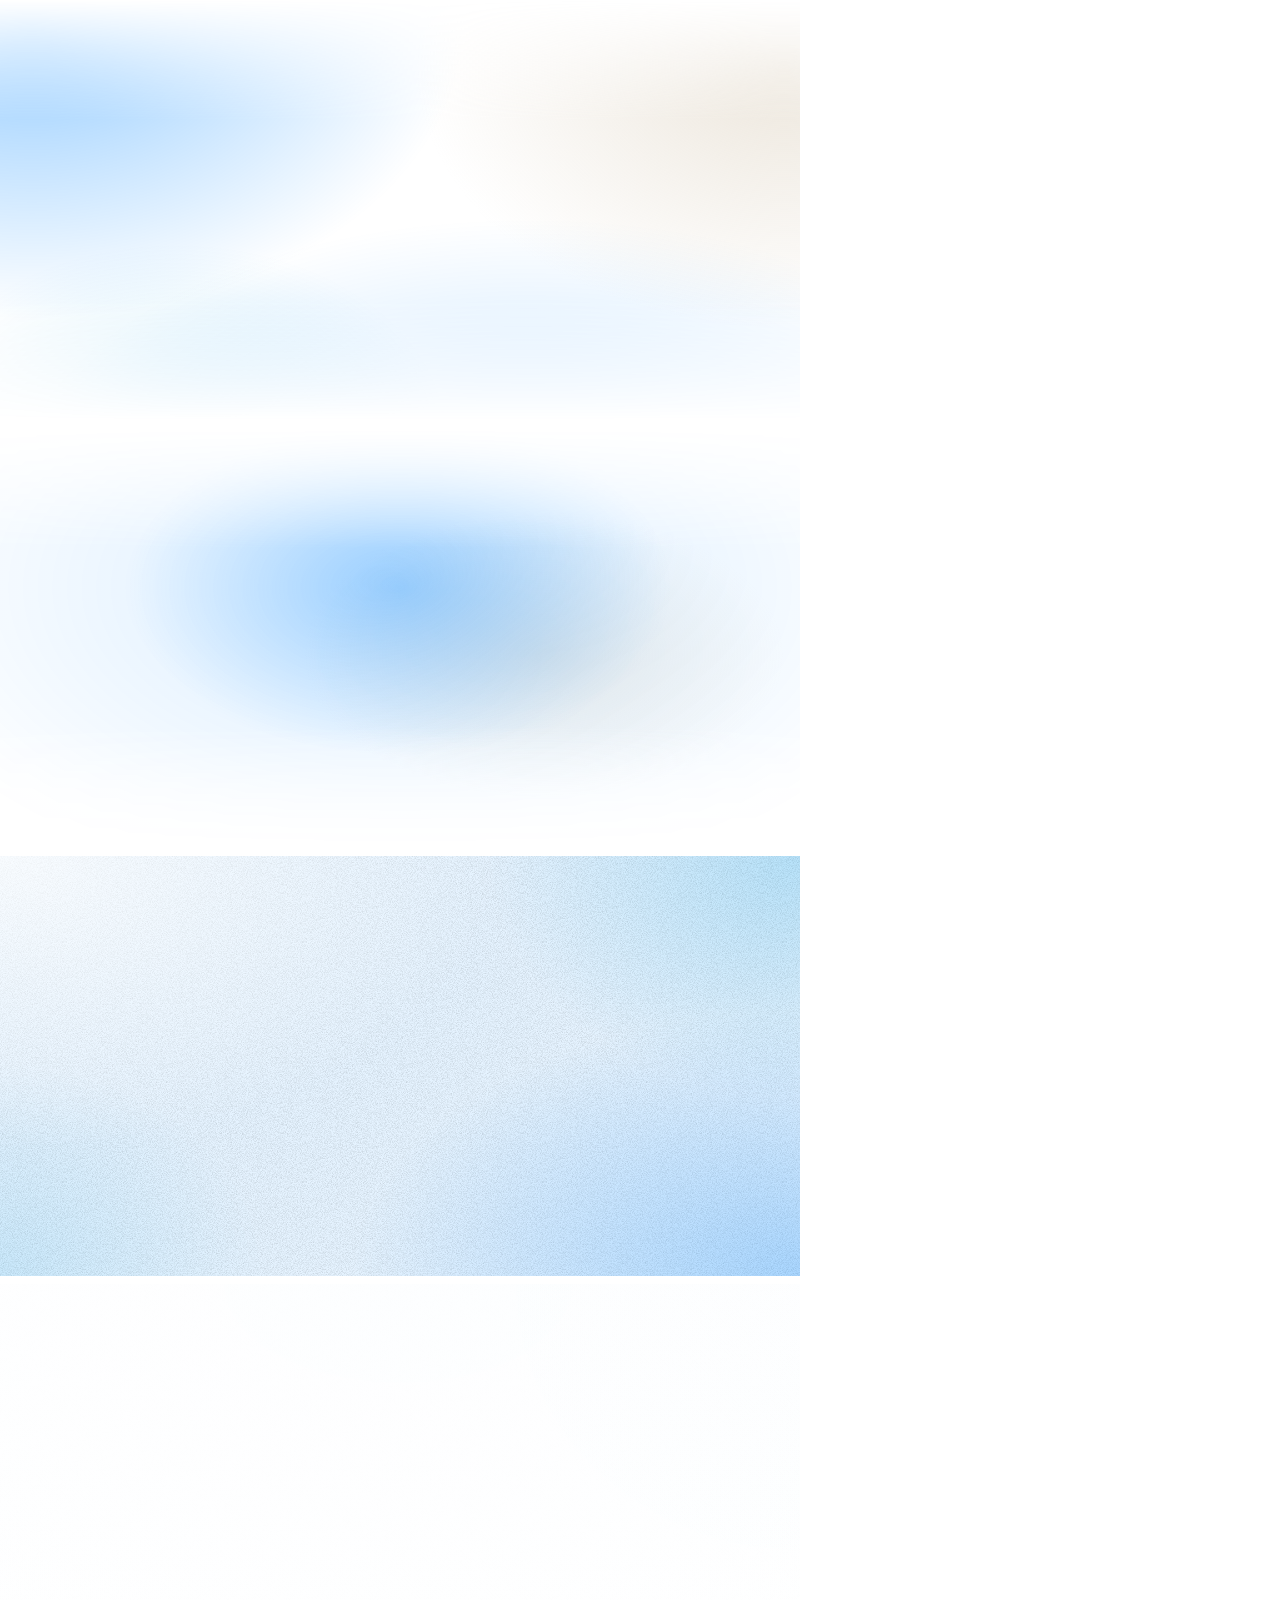
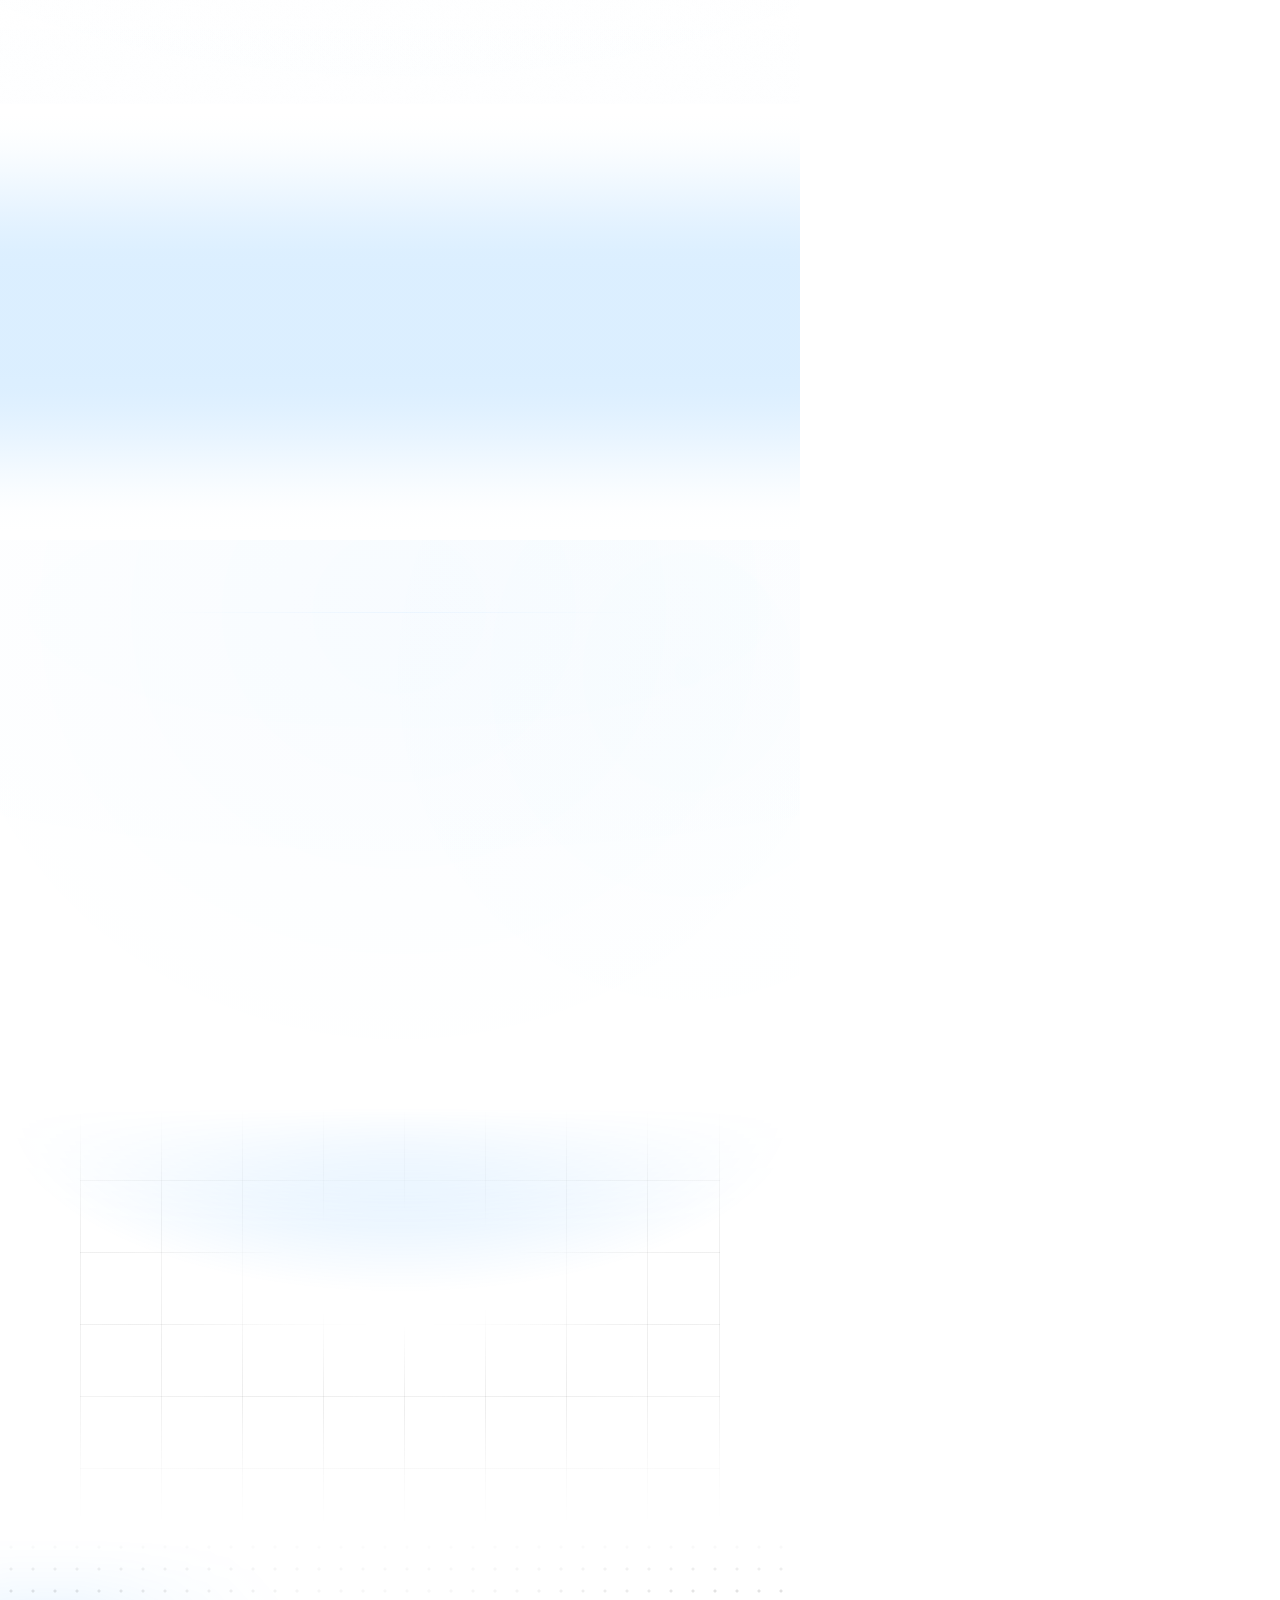
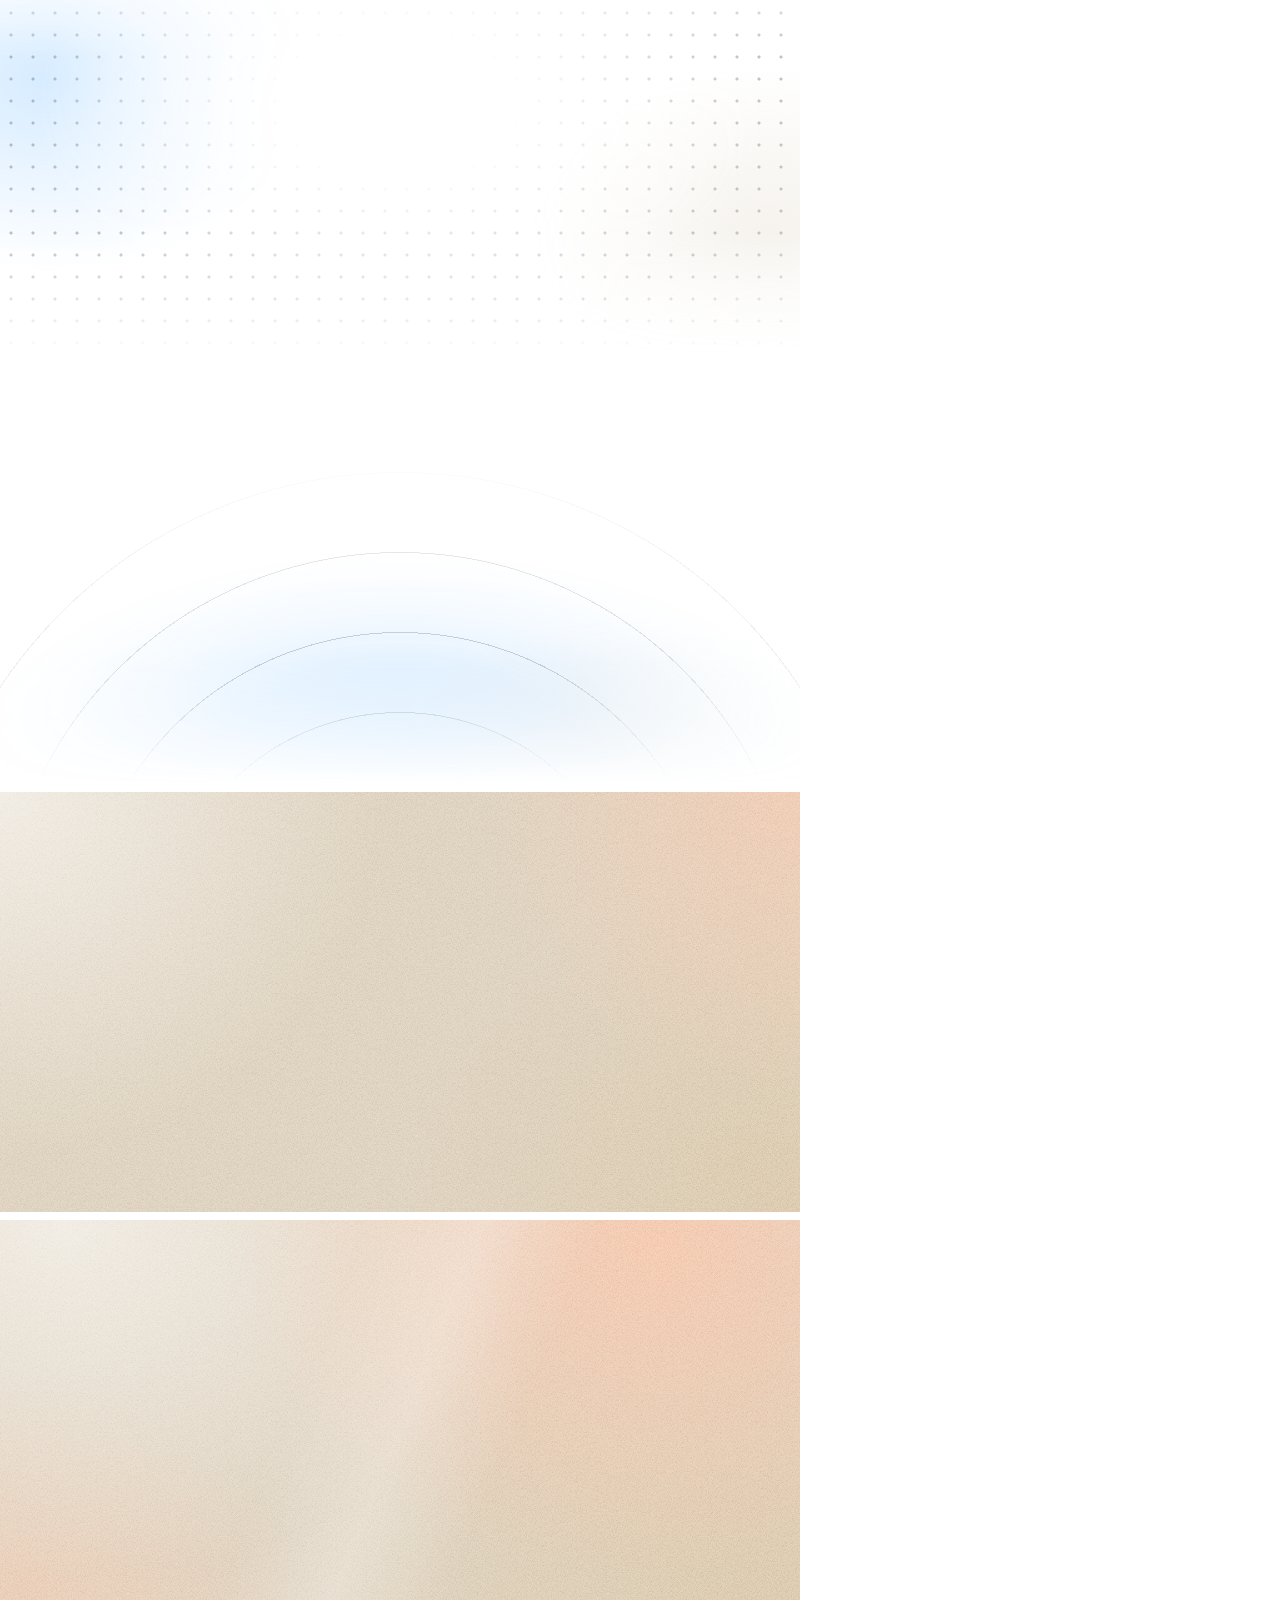
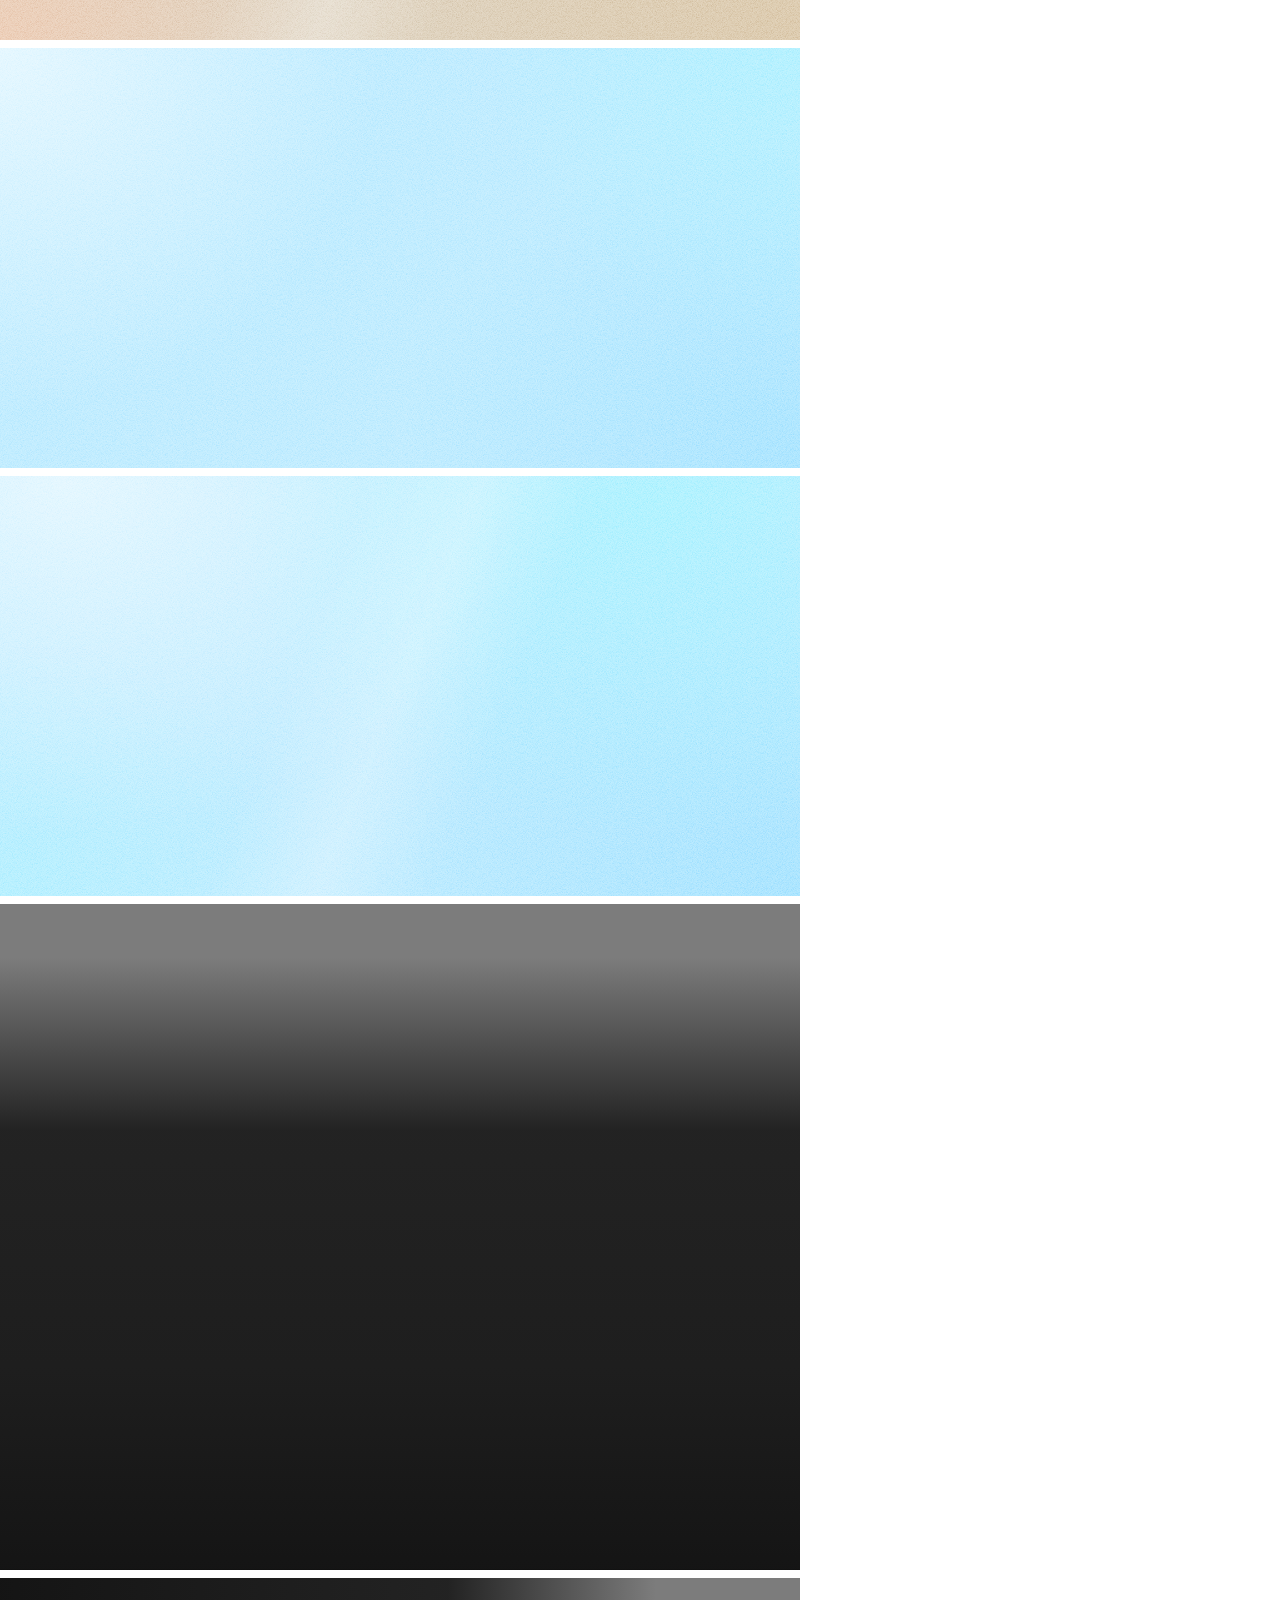
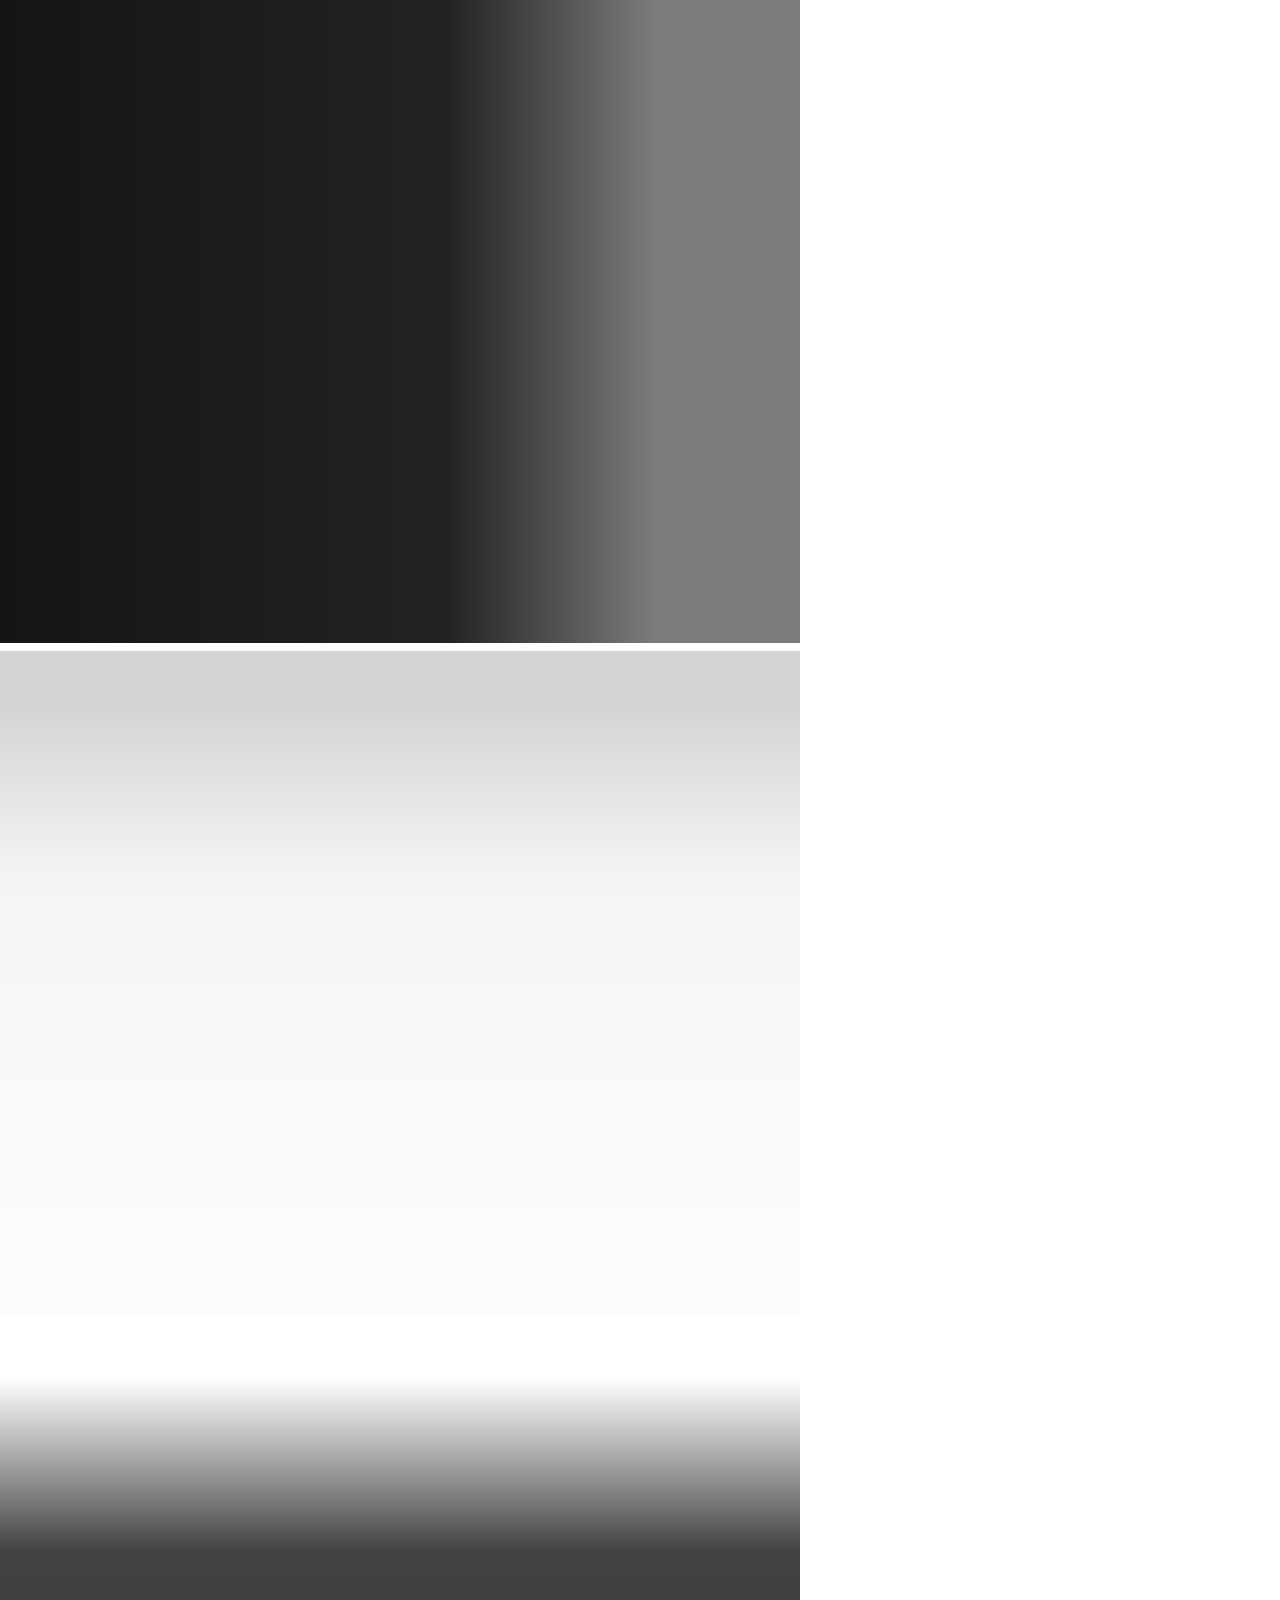
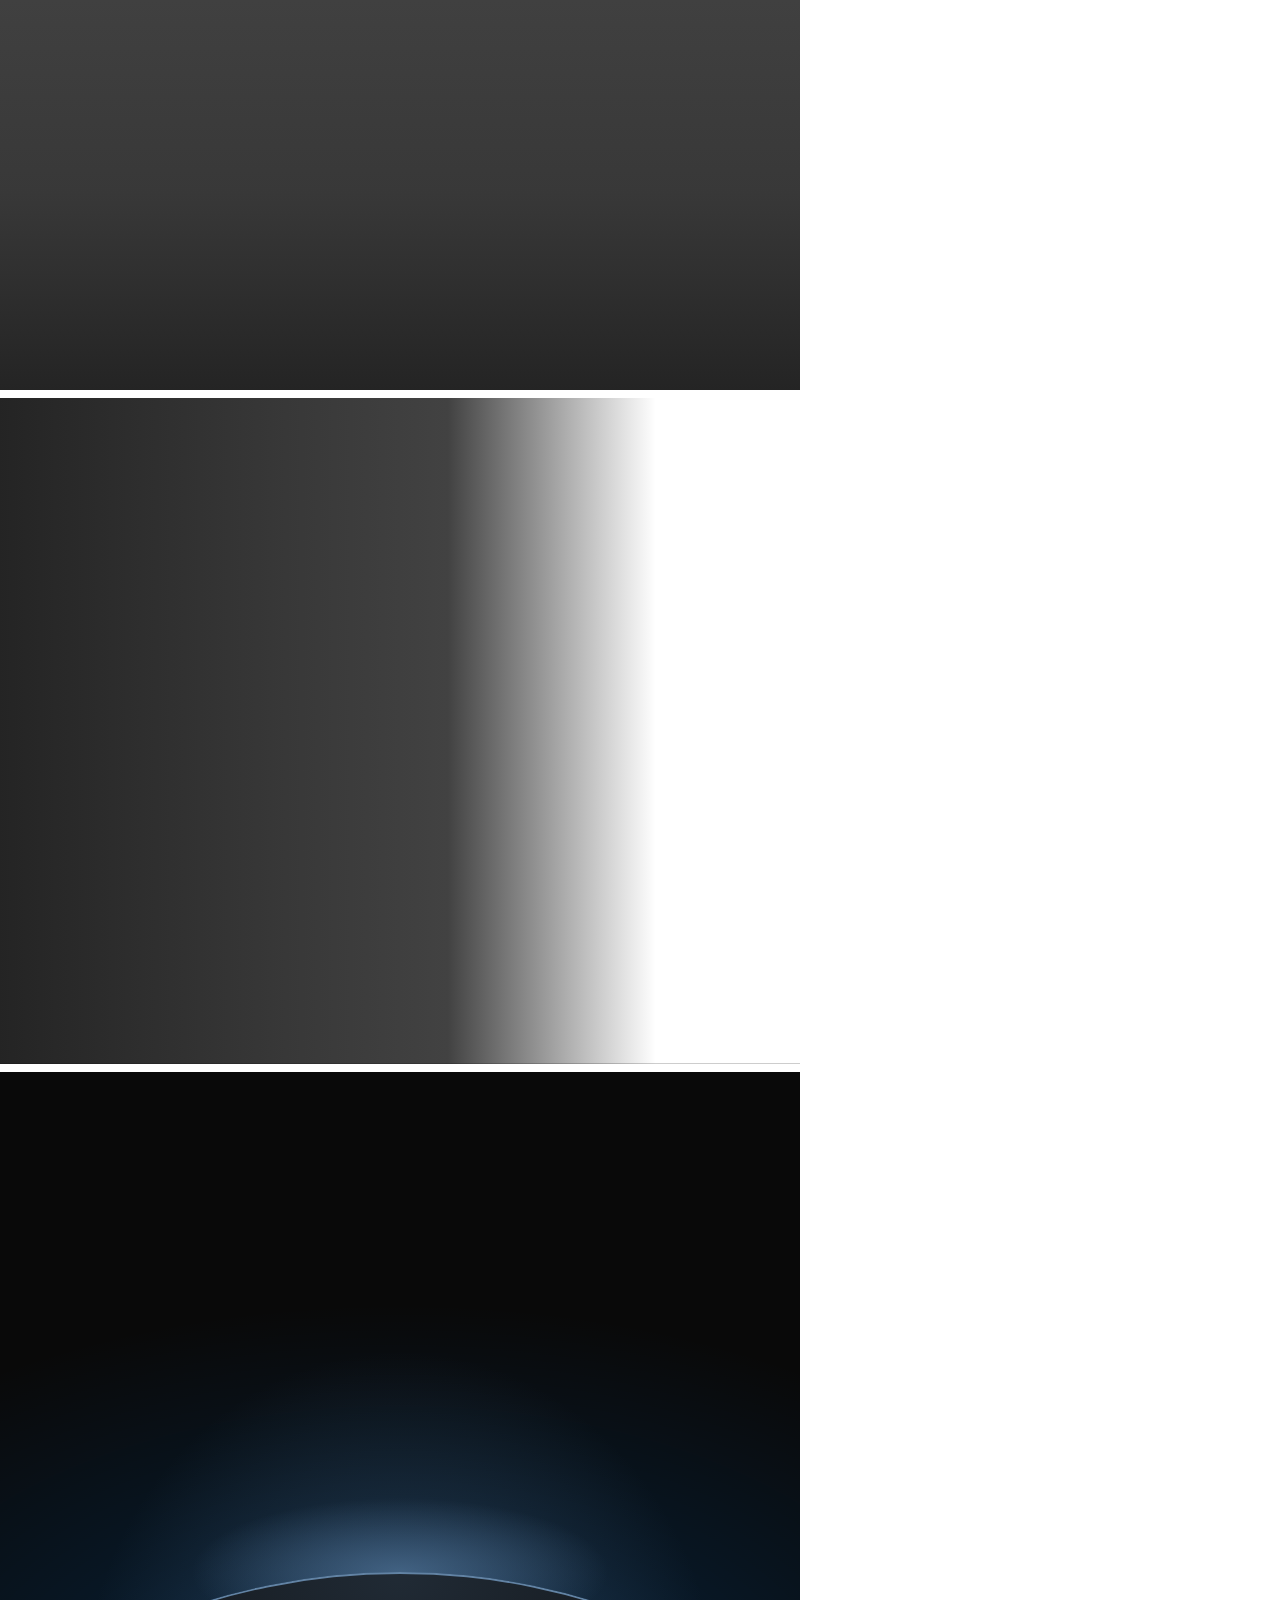
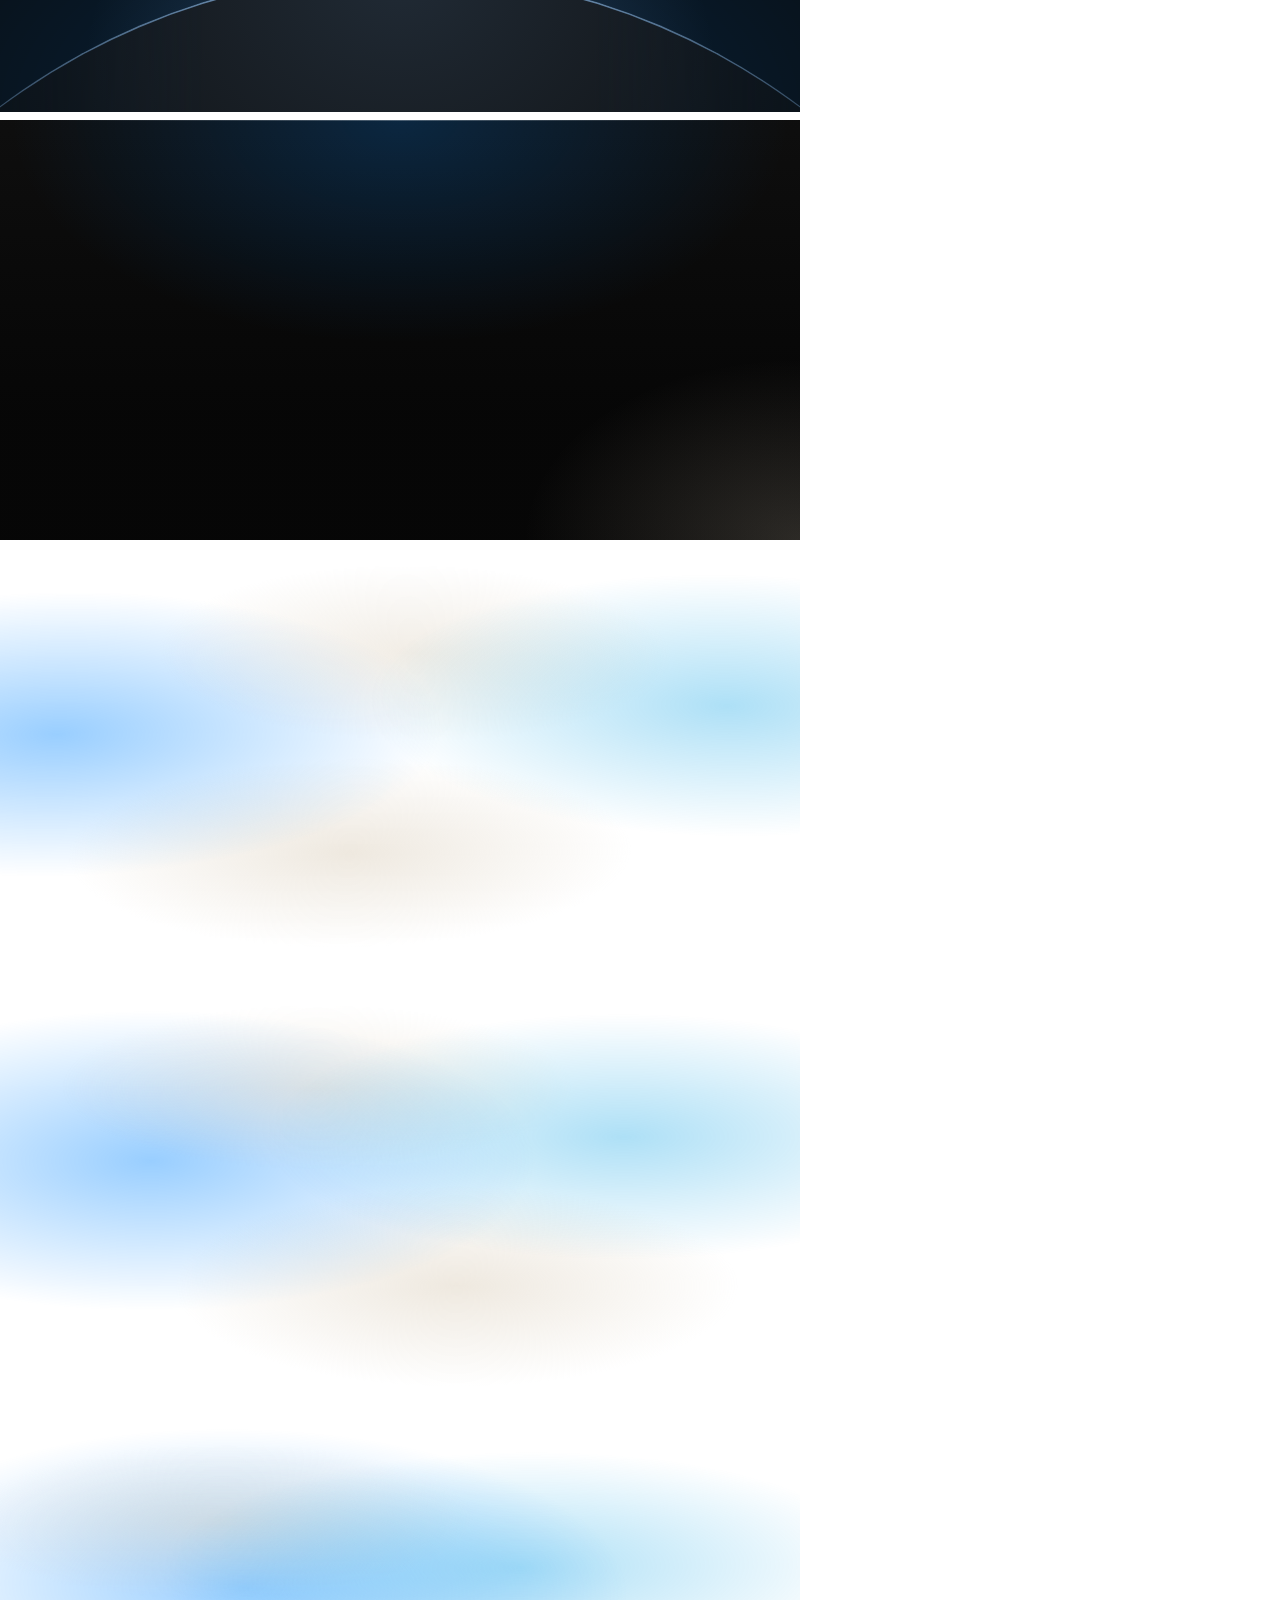
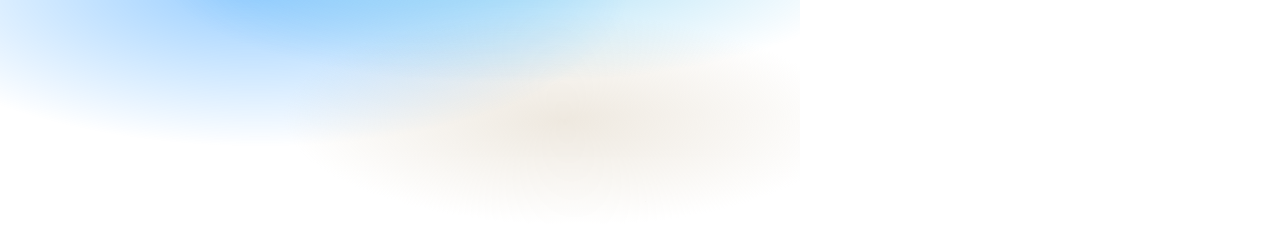
<file: .agents/skills/design-taste-frontend/assets/backgrounds/check.html>
<!doctype html>
<html lang="en" data-ground="sand">
<head>
<meta charset="utf-8">
<title>Backgrounds contrast check</title>
<!-- Every ground in a 800px box, for check.mjs: it sets a palette, screenshots the boxes and measures
     the ink and muted contrast on every pixel of each ground's text zone (index.json). The photograph
     grounds sit on a flat grey picture: #7c7c7c for the dark scrim, #d4d4d4 for the light one; and the worst case of the dark scrim: a white
     picture (white words on it). The light scrim is for pale photographs only. -->
<link rel="stylesheet" href="../system.css">
<link rel="stylesheet" href="backgrounds.css">
<style>body { margin: 0; width: 800px; } .box { width: 800px; margin: 0 0 8px; padding: 24px; font-size: 20px; } .pi, .pm { visibility: hidden; } .pi { color: var(--ink); } .pm { color: var(--muted); }  /* the liquid blobs held at the start, the middle and the end of their drift (the keyframes in backgrounds.css), so the text zone is measured where they stand under it */
  .at-start::before { animation: none; transform: translate3d(-7%, 0, 0) skewX(-7deg) scaleY(.94); } .at-start::after { animation: none; transform: translate3d(8%, 0, 0) skewX(6deg) scaleY(1.04); }
  .at-mid::before { animation: none; transform: translate3d(.5%, 0, 0) skewX(-.5deg) scaleY(.995); } .at-mid::after { animation: none; transform: translate3d(-.5%, 0, 0) scaleY(.98); }
  .at-end::before { animation: none; transform: translate3d(8%, 0, 0) skewX(6deg) scaleY(1.05); } .at-end::after { animation: none; transform: translate3d(-9%, 0, 0) skewX(-6deg) scaleY(.92); }
</style>
<script src="backgrounds.js" defer></script>
</head>
<body>
<div class="bg-mist box" data-g="mist" style="height:420px"><span class="pi">Ink</span> <span class="pm">Muted</span></div>
<div class="bg-halo box" data-g="halo" style="height:420px"><span class="pi">Ink</span> <span class="pm">Muted</span></div>
<div class="bg-grain box" data-g="grain" style="height:420px"><span class="pi">Ink</span> <span class="pm">Muted</span></div>
<div class="bg-paper box" data-g="paper" style="height:420px"><span class="pi">Ink</span> <span class="pm">Muted</span></div>
<div class="bg-dusk box" data-g="dusk" style="height:420px"><span class="pi">Ink</span> <span class="pm">Muted</span></div>
<div class="bg-topglow box" data-g="topglow" style="height:560px"><span class="pi">Ink</span> <span class="pm">Muted</span></div>
<div class="bg-ruled box" data-g="ruled" style="height:420px"><span class="pi">Ink</span> <span class="pm">Muted</span></div>
<div class="bg-dots box" data-g="dots" style="height:420px"><span class="pi">Ink</span> <span class="pm">Muted</span></div>
<div class="bg-arcs box" data-g="arcs" style="height:420px"><span class="pi">Ink</span> <span class="pm">Muted</span></div>
<div class="bg-band box" data-g="band" style="height:420px"><span class="pi">Ink</span> <span class="pm">Muted</span></div>
<div class="bg-field box" data-g="field" style="height:420px"><span class="pi">Ink</span> <span class="pm">Muted</span></div>
<div class="bg-band bg-tint box" data-g="band-tint" style="height:420px"><span class="pi">Ink</span> <span class="pm">Muted</span></div>
<div class="bg-field bg-tint box" data-g="field-tint" style="height:420px"><span class="pi">Ink</span> <span class="pm">Muted</span></div>
<div class="bg-photo box" data-g="photo" style="height:520px;--g-photo:linear-gradient(#7c7c7c,#7c7c7c)"><span class="pi">Ink</span> <span class="pm">Muted</span></div>
<div class="bg-photo bg-photo--left box" data-g="photo-left" style="height:520px;--g-photo:linear-gradient(#7c7c7c,#7c7c7c)"><span class="pi">Ink</span> <span class="pm">Muted</span></div>
<div class="bg-photo bg-photo--light box" data-g="photo-light" style="height:520px;--g-photo:linear-gradient(#d4d4d4,#d4d4d4)"><span class="pi">Ink</span> <span class="pm">Muted</span></div>
<div class="bg-photo box" data-g="photo-white" style="height:520px;--g-photo:linear-gradient(#fff,#fff)"><span class="pi">Ink</span> <span class="pm">Muted</span></div>
<div class="bg-photo bg-photo--left box" data-g="photo-left-white" style="height:520px;--g-photo:linear-gradient(#fff,#fff)"><span class="pi">Ink</span> <span class="pm">Muted</span></div>
<div class="bg-horizon box" data-g="horizon" style="height:640px"><span class="pi">Ink</span> <span class="pm">Muted</span></div>
<div class="bg-deep box" data-g="deep" style="height:420px"><span class="pi">Ink</span> <span class="pm">Muted</span></div>
<div class="bg-liquid box at-start" data-g="liquid" data-no-pause style="height:420px"><span class="pi">Ink</span> <span class="pm">Muted</span></div>
<div class="bg-liquid box at-mid" data-g="liquid-mid" data-no-pause style="height:420px"><span class="pi">Ink</span> <span class="pm">Muted</span></div>
<div class="bg-liquid box at-end" data-g="liquid-end" data-no-pause style="height:420px"><span class="pi">Ink</span> <span class="pm">Muted</span></div>

</body>
</html>
</file>
<file: .agents/skills/design-taste-frontend/assets/system.css>
/*
  taste-skill system.css - the one system for the page. Link it first, then assets/ui/cards.css (the
  feature card, its panel and the fragment placements), then set the palette (--p-*), the fonts and
  the radius set on :root in the page (node scripts/start.mjs prints that block).
  Do not add a second grid, spacing scale, type scale, radius scale, button or card style.
*/

/* ---------------------------------------------------------------- tokens */
:root {
  /* palette (hex only; fx.js reads --bg --surface --ink --muted --accent --accent-ink) */
  --p-bg: #ffffff;
  --p-surface: #f4f4f4;
  --p-ink: #111111;
  --p-muted: #6b6b6b;
  --p-accent: #1a4be0;
  --p-accent-ink: #ffffff;
  --p-action: #1a4be0;      /* buttons, links, focus: the accent, or the ink when the accent is too pale */
  --p-action-ink: #ffffff;
  --p-inv-bg: #111111;
  --p-inv-surface: #1c1c1c;
  --p-inv-ink: #f4f4f4;
  --p-inv-muted: #a3a3a3;
  --p-inv-accent: #ffffff;
  --p-inv-accent-ink: #111111;
  --p-inv-action: #ffffff;
  --p-inv-action-ink: #111111;
  /* the lit ground behind UI and in the closing band (references/cards.md), one per page, tech pages only
     (none on kind other, which is flat): <html data-ground="sand|sky|sage|painting">. system.js gives it to every ground
     that holds UI, on light and dark pages alike; --hue on one panel changes only its accent */
  --ground-bg: #d9ccb7; --ground-surface: #e9e0d2; --ground-ink: #2a2622; --ground-muted: #5a534a; --ground-accent: #a8794a;

  /* fonts */
  --font-display: system-ui, -apple-system, "Segoe UI", sans-serif;
  --font-text: system-ui, -apple-system, "Segoe UI", sans-serif;
  --font-mono: ui-monospace, "SFMono-Regular", Menlo, Consolas, monospace;
  --display-weight: 400;    /* headlines 400; 500 on a tech page (software, gaming, hardware) */
  --display-tracking: -0.025em;

  /* the page rhythm (references/layout-v4.md): one section per screen. The header is fixed and
     --nav tall; every section is padded --padt above and --padb (plus the phone action bar, --bar)
     below, and is exactly one or two screens tall (--h: 1 or 2; --hm on a phone). The hero's words
     start --hgap under the header and its content ends --hpadb above the fold. */
  --nav: 72px;
  --padt: 120px;
  --padb: 72px;
  --hgap: 48px;
  --hpadb: 64px;
  --bar: 0px;
  /* grid: one .wrap (alias .container) for the header, every section and the footer, the same
     --gut on both sides: 1280 wide at x 80-1360 at 1440, 342 at x 24-366 at 390 */
  --container: 1280px;
  --gut: 80px;
  --pad: var(--gut);
  --gutter: 24px;

  /* spacing: 4/8 scale */
  --s-1: 4px;  --s-2: 8px;  --s-3: 12px; --s-4: 16px; --s-5: 24px;
  --s-6: 32px; --s-7: 48px; --s-8: 64px; --s-9: 96px; --s-10: 128px;
  --section: 40px;      /* only a .section outside main (the kit's demo pages); every main > section and
                           footer.closing take --padt and --padb */
  --section-band: 56px; /* the same for an older footer outside footer.closing */
  --head-gap: 48px;     /* the one heading-to-content gap, 32 on a phone (layout.css reads it as --ly-head-gap) */
  --card-pad: 16px;     /* card padding (cards.css sets its own for cards with a panel) */
  --card-gap: 16px;     /* gap between cards */

  /* type scale (the only sizes on the page) */
  --t-label: 13px;
  --t-small: 14px;
  --t-body: 16px;
  --t-lead: 18px;
  --t-card: 18px;
  --t-h3: 24px;
  /* straight lines from the phone size at 390 to the desktop size at 1440 (system.md's table) */
  --t-h2: clamp(30px, 1.72vw + 23.3px, 48px);
  --t-h1: clamp(38px, 3.24vw + 25.4px, 72px);
  /* a big number stays a step under the h2 (VI-11): 38 at 1440, 28 at 390, so it never reads as a
     section heading; a stats row and a price set their own, smaller still */
  --t-stat: clamp(28px, .952vw + 24.29px, 38px);

  /* radius: one scale (soft by default; data-radius on <html> switches it) */
  --r-sm: 8px;  --r-md: 12px; --r-lg: 20px; --r-btn: 8px;

  /* controls (fixed here; a page never adds its own) */
  --btn-h: 44px;
  --btn-h-sm: 36px;
  --nav-h: var(--nav);  /* the older name, kept for the kit's files */
  --icon: 16px;         /* small icons: socials, menu chevrons, mono brand marks */

  /* motion: the one UI ease-out (motion.css --m-ease and ui/base.css --u-ease read it; references/motion.md) */
  --ease: cubic-bezier(.2, .8, .2, 1);
  --dur: 180ms;
}
html[data-radius="sharp"] { --r-sm: 4px; --r-md: 6px;  --r-lg: 8px;  --r-btn: 4px; }
html[data-radius="soft"]  { --r-sm: 8px; --r-md: 12px; --r-lg: 20px; --r-btn: 8px; }
html[data-radius="round"] { --r-sm: 10px; --r-md: 16px; --r-lg: 24px; --r-btn: 999px; }
/* the four lit grounds (references/cards.md); sand is the default above. painting goes with
   painterly-landscape (x.ai's daylight sky over olive hills) */
html[data-ground="sky"]      { --ground-bg: #c6d3df; --ground-surface: #d6e0e9; --ground-ink: #25303a; --ground-muted: #4d5964; --ground-accent: #3f6a92; }
html[data-ground="sage"]     { --ground-bg: #cdd6c6; --ground-surface: #dce3d6; --ground-ink: #262d24; --ground-muted: #535b51; --ground-accent: #6c8e63; }
html[data-ground="painting"] { --ground-bg: #79a8d6; --ground-surface: #a6c4e2; --ground-ink: #16212c; --ground-muted: #273949; --ground-accent: #9c9b3c; }
/* cards.css takes its card and panel radii from this scale */
html[data-radius] .card { --c-r: var(--r-lg); }
html[data-radius] .panel { --p-r: var(--r-md); }

/* a phone: the header 56, the sections padded 96 / 48, the hero's words 40 under the header and its
   content ending 24 above the fold, 24 at both sides, 12 between columns */
@media (max-width: 639px) {
  :root { --nav: 56px; --padt: 96px; --padb: 48px; --hgap: 40px; --hpadb: 24px; --gut: 24px; --gutter: 12px; --card-gap: 12px; --head-gap: 32px; }
}
@media (min-width: 640px) {
  :root { --gut: 48px; --section: 48px; --section-band: 72px; --card-pad: 24px; }
}
@media (min-width: 1024px) {
  :root { --gut: 80px; --section: 56px; --section-band: 96px; --card-gap: 24px;
          --t-lead: 20px; --t-card: 20px; --t-h3: 28px; }
  /* a place (and a local service): the 1200 column at x 120-1320 */
  html[data-type="place"] { --gut: 120px; --container: 1200px; }
}
/* a place (VI-06, ST-96, PH-23): its own smaller type (h1 48/53 and 32/37, h2 32/40 and 24/30, titles
   and the sub-line 20 and 18), the Recipe 3 hero's gap under its photograph (40, 24 on a phone),
   square photographs and cards and 2px buttons, whatever data-radius and data-buttons say */
:root[data-type="place"] {
  --hgap: 40px;
  --t-h1: clamp(32px, 1.524vw + 26.06px, 48px);
  --t-h2: clamp(24px, .762vw + 21px, 32px);
  --t-h3: clamp(20px, .381vw + 18.51px, 24px);
  --r-sm: 2px; --r-md: 0px; --r-lg: 0px; --r-btn: 2px;
}
:root[data-type="place"] :is(h1, .t-h1) { line-height: 1.104; }
:root[data-type="place"] :is(h2, .t-h2) { line-height: 1.25; }
@media (max-width: 639px) {
  :root[data-type="place"] { --hgap: 24px; }
  :root[data-type="place"] :is(h1, .t-h1) { line-height: 1.156; }
}

/* ---------------------------------------------------------------- grounds (at most three) */
:root, .ground-base {
  --bg: var(--p-bg); --surface: var(--p-surface); --ink: var(--p-ink); --muted: var(--p-muted);
  --accent: var(--p-accent); --accent-ink: var(--p-accent-ink); --card: var(--p-surface);
  --action: var(--p-action); --action-ink: var(--p-action-ink);
}
.ground-surface {
  --bg: var(--p-surface); --surface: var(--p-bg); --ink: var(--p-ink); --muted: var(--p-muted);
  --accent: var(--p-accent); --accent-ink: var(--p-accent-ink); --card: var(--p-bg);
  --action: var(--p-action); --action-ink: var(--p-action-ink);
}
.ground-inverse {
  --bg: var(--p-inv-bg); --surface: var(--p-inv-surface); --ink: var(--p-inv-ink); --muted: var(--p-inv-muted);
  --accent: var(--p-inv-accent); --accent-ink: var(--p-inv-accent-ink); --card: var(--p-inv-surface);
  --action: var(--p-inv-action); --action-ink: var(--p-inv-action-ink);
}
:root, .ground-base, .ground-surface, .ground-inverse {
  --line: color-mix(in oklab, var(--ink) 11%, transparent);
  --line-strong: color-mix(in oklab, var(--ink) 20%, transparent);
  /* effects (fx.js) and UI fragments (assets/ui) take the colours of the ground they sit on */
  --fx-bg: var(--bg); --fx-surface: var(--surface); --fx-ink: var(--ink); --fx-muted: var(--muted);
  --fx-accent: var(--accent); --fx-accent-ink: var(--accent-ink);
  --ui-font: var(--font-text); --ui-mono: var(--font-mono); --ui-radius: var(--r-md);
}
.ground-base, .ground-surface, .ground-inverse { background: var(--bg); color: var(--ink); }

/* ---------------------------------------------------------------- base */
*, *::before, *::after { box-sizing: border-box; }
/* an anchor lands on the section's top (the judge's frame): the fixed header covers --nav of its --padt */
html { -webkit-text-size-adjust: 100%; scroll-padding-top: 0; scroll-behavior: auto; margin: 0; }
body {
  margin: 0; background: var(--bg); color: var(--ink);
  font: 400 var(--t-body)/1.55 var(--font-text);
  -webkit-font-smoothing: antialiased; text-rendering: optimizeLegibility; overflow-x: clip;
}
img, svg, video, canvas { display: block; max-width: 100%; }
/* hidden means hidden, also on an img the line above makes a block (a menu tab's photograph, a peek photograph) */
[hidden] { display: none !important; }
img, video { height: auto; }
a { color: inherit; text-decoration: none; }
button { font: inherit; color: inherit; }
h1, h2, h3, h4, p, ul, ol, figure, blockquote { margin: 0; }
ul, ol { padding: 0; list-style: none; }
h1, h2, h3, h4 {
  font-family: var(--font-display); font-weight: var(--display-weight);
  letter-spacing: var(--display-tracking); text-wrap: balance; overflow-wrap: break-word;
  /* a long word (a German compound at 390) breaks at a syllable with a hyphen, in the language of <html lang>;
     only words of 10 letters or more, 4 at least on each side, so a short English heading never breaks */
  hyphens: auto; -webkit-hyphens: auto; hyphenate-limit-chars: 10 4 4;
}
h1, .t-h1 { font-size: var(--t-h1); line-height: 1.04; }
h2, .t-h2 { font-size: var(--t-h2); line-height: 1.1; }
h3, .t-h3 { font-size: var(--t-h3); line-height: 1.2; }
h4, .t-card { font-family: var(--font-text); font-weight: 500; font-size: var(--t-card); line-height: 1.3; letter-spacing: -0.01em; }
p { text-wrap: pretty; }
.t-lead  { font-size: var(--t-lead); line-height: 1.5; }
.t-body  { font-size: var(--t-body); line-height: 1.55; }
.t-small { font-size: var(--t-small); line-height: 1.5; }
.t-label { font-size: var(--t-label); font-weight: 500; line-height: 1.4; letter-spacing: 0.01em; }
.t-stat  { font-family: var(--font-display); font-weight: var(--display-weight); font-size: var(--t-stat);
           line-height: 1; letter-spacing: var(--display-tracking); font-variant-numeric: tabular-nums; }
.muted { color: var(--muted); }
.mono  { font-family: var(--font-mono); }
.measure { max-width: 62ch; }
:focus-visible { outline: 2px solid var(--action); outline-offset: 2px; border-radius: 2px; }
::selection { background: color-mix(in oklab, var(--accent) 30%, transparent); }

/* ---------------------------------------------------------------- grid */
.wrap, .container { width: min(100% - 2 * var(--gut), var(--container)); margin-inline: auto; padding-inline: 0; }
.grid { display: grid; grid-template-columns: repeat(12, minmax(0, 1fr)); column-gap: var(--gutter); row-gap: var(--card-gap); }
.grid > * { min-width: 0; grid-column: 1 / -1; }
.section { padding-block: var(--section); }

/* ---------------------------------------------------------------- one section per screen
   The page is a stack of screens. Framed at scrollY = k x the screen height, a shot shows exactly one
   section: the hero alone on the first screen, every other section (and footer.closing, the close and
   the footer in one) exactly one or two screens tall, its h2 first, --padt under its top. Heights
   and padding do it: no pinning, snapping or script.
     <section class="section" id=".." style="--h: 2">     (2 screens; --hm sets a phone's count alone)
       <div class="wrap"> the h2 first, then the content </div>     (the one in-flow child)
     </section>
   A layer (a full-bleed photograph or ground behind the words) is an <img class="layer" aria-hidden="true">
   beside the .wrap. Content must fit: one screen holds 708px of content at 1440x900 (900 - 120 - 72),
   two hold 1,608 (the second screen's part starts --padt under its top with .g2). From 640 to 1279 a
   section keeps at least its screens and grows past them rather than overlap the next. */
main > :is(section, .section), footer.closing {
  position: relative; box-sizing: border-box;
  height: calc(var(--h, 1) * 100vh); height: calc(var(--h, 1) * 100svh);
  padding: var(--padt) 0 calc(var(--padb) + var(--bar));
}
main > :is(section, .section) > :is(.wrap, .container), footer.closing > .wrap { position: relative; z-index: 1; height: 100%; }
main > :is(section, .section) > :is(.wrap, .container):not(.grid) { display: flex; flex-direction: column; }
/* a .wrap that is the section's grid too (class="wrap grid"): its rows start at the top */
main > :is(section, .section) > :is(.wrap, .container).grid { align-content: start; }
/* .fill: the block that takes what the screen leaves under the heading (a photograph, a frame) */
main > :is(section, .section) > .wrap > .fill { flex: 1 1 0; min-height: 0; }
/* two screens as two groups: row 1 the h2 and the first group, row 2 the rest (no second h2), starting
   --padt under the second screen's top, so the second shot looks like any other section */
main > :is(section, .section).g2, footer.closing.g2 { --h: 2; }
main > :is(section, .section).g2 > :is(.wrap, .container), footer.closing.g2 > .wrap { display: grid; grid-template-rows: minmax(0, 1fr) minmax(0, 1fr); row-gap: calc(var(--padt) + var(--padb) + var(--bar)); }
main > :is(section, .section).g2 > :is(.wrap, .container) > *, footer.closing.g2 > .wrap > * { min-height: 0; align-self: start; }
main > :is(section, .section).g2 > :is(.wrap, .container) > :is(.group, .fill) { align-self: stretch; }
/* a group: one screen's part of a .g2 section (its h2 and first rows, or the rest) */
.group { display: flex; flex-direction: column; min-height: 0; }
/* each screen's card row runs down to that screen's foot (the cards stretch, their panels grow), so
   the second screen of a .g2 is never a short row over an empty ground; both rows end on the same line */
@media (min-width: 1024px) {
  main > :is(section, .section).g2 > .wrap > .grid:last-child,
  main > :is(section, .section).g2 > .wrap > .group > .grid:last-child { align-self: stretch; flex: 1 1 auto; min-height: 0; }
}
.group > .fill { flex: 1 1 0; min-height: 0; }
@media (min-width: 640px) and (max-width: 1279px) {
  main > :is(section, .section):not(.hero, .section--hero), footer.closing {
    height: auto; min-height: calc(var(--h, 1) * 100vh); min-height: calc(var(--h, 1) * 100svh);
  }
  /* the section is a column and its .wrap takes all of it, so a .fill (a photograph, a frame) still
     grows to the section's foot (a min-height percentage would not resolve, leaving it at its least) */
  /* :where() keeps it at no weight, so a page's own phone- or tablet-only hiding (section.desk-only { display: none }) wins */
  :where(main > :is(section, .section):not(.hero, .section--hero), footer.closing) { display: flex; flex-direction: column; }
  main > :is(section, .section):not(.hero, .section--hero) > :is(.wrap, .container), footer.closing > .wrap { flex: 1 0 auto; height: auto; min-height: 0; }
}
/* a phone: lvh (the screen with its bars hidden) for every section but the hero; --hm when stacking
   makes the content taller than the desktop count */
@media (max-width: 639px) {
  /* at least its screens, never less: content a screen cannot hold makes the section taller (the rhythm
     check then asks for --hm: 2 or less content); a fixed height would lay its last rows over the next
     section, the fault the phone shots showed most (a list under the closing heading and its button) */
  main > :is(section, .section):not(.hero, .section--hero), footer.closing {
    height: auto; min-height: calc(var(--hm, var(--h, 1)) * 100vh); min-height: calc(var(--hm, var(--h, 1)) * 100lvh);
  }
  /* one grid row at least the screens tall that grows with the .wrap's content: the .wrap is stretched to
     it, so its .fill and its two groups still share a definite height */
  /* (at no weight, as on the tablet: a page's own section.desk-only { display: none } still hides it) */
  :where(main > :is(section, .section):not(.hero, .section--hero):has(> :is(.wrap, .container)), footer.closing) {
    display: grid; grid-template-columns: minmax(0, 1fr); grid-template-rows: 1fr; grid-auto-rows: auto;
  }
  main > :is(section, .section):not(.hero, .section--hero) > :is(.wrap, .container), footer.closing > .wrap { height: auto; }
  main > :is(section, .section).g2m, footer.closing.g2m { --hm: 2; }
  main > :is(section, .section).g2m > :is(.wrap, .container), footer.closing.g2m > .wrap { display: grid; grid-template-rows: minmax(0, 1fr) minmax(0, 1fr); row-gap: calc(var(--padt) + var(--padb) + var(--bar)); }
  /* stacked in one, the two groups keep the open cards' 32px, so the first group's last panel never meets
     the next card's title */
  main > :is(section, .section).g2:not(.g2m) > :is(.wrap, .container) { display: flex; row-gap: var(--s-6); }
  /* what the two screens leave goes around the second group, so it opens below the header, not on the fold */
  main > :is(section, .section).g2:not(.g2m) > :is(.wrap, .container) > :last-child { margin-block: auto; }
  main > :is(section, .section).g2:not(.g2m) > :is(.wrap, .container) > * { align-self: stretch; }
}
/* a layer: the photograph or ground of a whole section, under its words, edge to edge */
main > :is(section, .section) > :is(img, video, canvas, picture).layer,
footer.closing > :is(img, video, canvas, picture).layer {
  position: absolute; inset: 0; z-index: 0; width: 100%; height: 100%; max-width: none; object-fit: cover; object-position: var(--pos, 50% 50%);
}
main > :is(section, .section) > picture.layer > img { width: 100%; height: 100%; object-fit: cover; }

/* the hero: exactly the first screen, the fixed header over its top. Its words start --hgap under the
   header (--photo adds a full-bleed photograph's height above them on a place); its content ends
   --hpadb above the fold, and nothing of the next section shows, at 1440, 1024, 820 and 390.
     <section class="hero hero--<type>"><div class="wrap"><div class="hero-text"> .. </div>[one strip]</div></section>
   .hero-text holds the whole composition (the words, and the picture or window beside or under them);
   one docked strip (logos, three facts) may follow it, at most 96px, desktop only. */
main > :is(.hero, .section--hero) {
  height: 100vh; height: 100svh; min-height: 0;
  padding: calc(var(--nav) + var(--photo, 0px) + var(--hgap)) 0 calc(var(--hpadb) + var(--bar));
}
:is(.hero, .section--hero) > .wrap { height: 100%; display: grid; grid-template-rows: minmax(0, 1fr) auto; row-gap: var(--s-7); }
:is(.hero, .section--hero) > .wrap > .hero-text { min-height: 0; }
/* a phone: the hero is at least the first screen and grows when a short phone (320x640) cannot hold its
   words, buttons and picture, so nothing of it lies over the next section or under the header */
@media (max-width: 639px) {
  main > :is(.hero, .section--hero) { height: auto; min-height: 100vh; min-height: 100svh; }
  main > :is(.hero, .section--hero):has(> :is(.wrap, .container)) { display: grid; grid-template-columns: minmax(0, 1fr); grid-template-rows: 1fr; grid-auto-rows: auto; }
  main > :is(.hero, .section--hero) > :is(.wrap, .container) { height: auto; }
}
:is(.hero, .section--hero) > .wrap > .hero-strip { grid-row: 2; max-height: 96px; }
@media (max-width: 639px) { :is(.hero, .section--hero) > .wrap > .hero-strip { display: none; } }
.section--hero .section-head { max-width: 860px; }
/* the starter's own hero (hero-split): the words on span-5 top-aligned, the picture on span-6 start-7
   as tall as the hero's content box (at most 716 at 1440x900); a phone stacks words, then the picture
   in what is left */
.hero-text.hero-split { height: 100%; align-items: stretch; }
.hero-split > .hero-copy { align-self: start; }
.hero-split > .hero-visual { position: relative; min-height: 0; height: 100%; }
@media (max-width: 1023px) {
  .hero-text.hero-split { display: flex; flex-direction: column; gap: var(--s-6); }
  .hero-split > .hero-visual { flex: 1 1 0; min-height: 200px; height: auto; }
}
.hero-copy > * + * { margin-top: var(--s-5); }
/* the h1 first in the words' column: its capitals start on the picture's top line, not the line box's
   (the leading above the capitals would put the words about 12px under the photograph's top) */
.hero-copy > h1:first-child { text-box: trim-start cap alphabetic; }
.hero-copy > .btn-row { margin-top: var(--s-6); }
/* three short facts at the foot of the words' column, on the picture's bottom line (no dead space
   under the buttons): <dl class="hero-facts"><div><dt>..</dt><dd>..</dd></div> x3</dl> */
@media (min-width: 1024px) {
  .hero-split > .hero-copy { height: 100%; display: flex; flex-direction: column; }
  .hero-split > .hero-copy > .hero-facts { margin-top: auto; }
}
.hero-facts { display: grid; grid-template-columns: repeat(3, minmax(0, 1fr)); gap: var(--s-5) var(--gutter); margin: 0; }
.hero-facts > div { display: grid; gap: var(--s-1); align-content: start; }
.hero-facts dt { font-size: var(--t-small); color: var(--muted); }
.hero-facts dd { margin: 0; font-weight: 500; }
@media (max-width: 1023px) { .hero-facts { display: none; } }
/* a notice line above the h1 (changed hours, a delivery cut-off): one line with a number, static,
   starting on the left line like the h1 under it */
.hero-notice { font-size: var(--t-small); font-weight: 500; color: var(--ink); }
.hero-notice b, .hero-notice strong { font-weight: 500; color: var(--accent); }
.hero-copy > .hero-notice + h1 { margin-top: var(--s-5); }

/* a phone: open tiles from a row of three or four (rooms, goods, beans) go two-up, an odd last one
   across the row, so a row of three fits one 844px screen (stacked one under another they need two) */
@media (max-width: 639px) {
  .grid > .tile:is(.span-3, .span-4) { grid-column: auto / span 6; }
  .grid > .tile:is(.span-3, .span-4):nth-child(odd of .tile):nth-last-child(1 of .tile) { grid-column: 1 / -1; }
  .grid > .tile:is(.span-3, .span-4) .tile__head { flex-wrap: wrap; gap: 0 var(--s-2); }
}
/* a phone: open cards (words on the ground, the panel under them) stacked one under another keep 32px
   between a panel's foot and the next card's title, so a title never reads as the panel's caption */
@media (max-width: 639px) { .grid:has(> .card--open) { row-gap: var(--s-6); } }
/* a phone stacks a two-screen section's four open tiles into its two screens: their panels take 180px (a wide
   crop), so the h2 and the first two tiles of two lines each end on the first screen and the four inside both,
   not a third of a screen past. A page that sets its group's own --p-h (#features .panel) sets its phone value
   too, as the starter does */
@media (max-width: 639px) { main > :is(section, .section).g2 .card--open > .panel { --p-h: 180px; } }
/* spans: desktop >= 1024. Tablet 640-1023: text cards on span-3 and span-6 go two-up; cards with a
   panel (a visual needs the width; the one exception is a span-6 pair, below)
   and everything else (split text and visuals, span-4 cards, span-5/7/8 blocks) take the full row, so a split stacks and no row is left half empty. Phone < 640: one column. */
@media (min-width: 640px) and (max-width: 1023px) {
  .grid > .card.span-3:not(:has(> .panel)), .grid > .card.span-6:not(:has(> .panel)) { grid-column: auto / span 6; }
  /* the one exception with a panel: a 2x2 (or a pair) of span-6 cards stays two-up from 720px (a panel
     of about 310px and more, wide enough for a kit fragment), so four cards take one or two screens
     at 768-820 instead of a card per row (four stacked panels run past two screens). Split cards and
     every other span keep the full row. Under 720 a card per row. */
  @media (min-width: 720px) {
    .grid > .card.span-6:has(> .panel):not(.card--split) { grid-column: auto / span 6; }
    .grid > .card.span-6:has(> .panel):not(.card--split):nth-child(odd of .card.span-6):nth-last-child(1 of .card.span-6) { grid-column: 1 / -1; }
  }
  /* open tiles (rooms, models, people, a photo pair) go two-up; an odd last one takes the row */
  .grid > .tile:is(.span-3, .span-4, .span-6) { grid-column: auto / span 6; }
  .grid > .tile:is(.span-3, .span-4, .span-6):nth-child(odd of .tile):nth-last-child(1 of .tile) { grid-column: 1 / -1; }
}
@media (min-width: 1024px) {
  .span-2  { grid-column: auto / span 2; }
  .span-3  { grid-column: auto / span 3; }
  .span-4  { grid-column: auto / span 4; }
  .span-5  { grid-column: auto / span 5; }
  .span-6  { grid-column: auto / span 6; }
  .span-7  { grid-column: auto / span 7; }
  .span-8  { grid-column: auto / span 8; }
  .span-9  { grid-column: auto / span 9; }
  .span-10 { grid-column: auto / span 10; }
  .span-12 { grid-column: auto / span 12; }
  .start-1 { grid-column-start: 1; } .start-2 { grid-column-start: 2; } .start-3 { grid-column-start: 3; }
  .start-5 { grid-column-start: 5; } .start-6 { grid-column-start: 6; } .start-7 { grid-column-start: 7; }
  .start-4 { grid-column-start: 4; } .start-8 { grid-column-start: 8; } .start-9 { grid-column-start: 9; }
  .start-10 { grid-column-start: 10; }
  /* a split is top-aligned: the words' first line and the picture's top on one line (never centred
     against each other, never mirrored: text left, the visual right, on every split of the page) */
  .grid--middle, .grid--top { align-items: start; }
}
/* card rows: every card in a row the same height (a plain .grid stretches them) */
.grid:is(.grid--middle, .grid--top) > .card { align-self: stretch; }
/* 1024-1279: a span-4 card's panel would be about 220px wide, too narrow for real UI. Cards with a
   panel on span-4 go two-up, a span-8 one takes the row, and an odd last one takes the row too
   (steps, proof row: two, then one wide; bento: the wide card, then the four small ones two by two) */
@media (min-width: 1024px) and (max-width: 1279px) {
  .grid > .card.span-4:has(> .panel) { grid-column: auto / span 6; }
  .grid > .card.span-8:has(> .panel),
  .grid > .card.span-4:has(> .panel):nth-child(odd of .card.span-4):nth-last-child(1 of .card.span-4) { grid-column: 1 / -1; }
}

/* ---------------------------------------------------------------- section heading */
.section-head { max-width: 760px; margin-bottom: var(--head-gap); display: grid; gap: var(--s-4); }
/* every heading starts on the left line (a centred head among left ones reads as a mistake): the
   old centred head is left-aligned too */
.section-head--center { text-align: left; justify-items: start; }
/* a head row: the h2 (and its line) left, one link or the section's button at the right line */
.section-head--split { max-width: none; display: flex; align-items: end; justify-content: space-between; gap: var(--s-5); flex-wrap: wrap; }
.section-head--split > div { display: grid; gap: var(--s-4); max-width: 760px; }
.section-head p { color: var(--ink); font-size: var(--t-lead); line-height: 1.5; max-width: 60ch; }
.section-head--row { max-width: none; display: flex; align-items: end; justify-content: space-between; gap: var(--s-5); flex-wrap: wrap; }
.section-head--row > div { display: grid; gap: var(--s-4); max-width: 760px; }
/* the hero row (hero-product, hero-cycle): the h1 and its line left, the buttons right, across 1280 */
.section--hero .section-head--row { max-width: none; }

/* ---------------------------------------------------------------- buttons (one pair, a dealt look)
   One pair a page, .btn--primary and .btn--secondary, in the look dealt with the page (sections.md)
   and set once on <html data-buttons>; the markup never changes:
     solid  filled primary, outlined secondary, the radius scale (Figma; the default)
     pill   pills, a chevron after the primary's label, a tinted secondary (x.ai)
     tonal  the radius scale, a tinted secondary with no outline (Linear, Vercel)
     arrow  an arrow after the primary's label; the secondary is a text link with an arrow (Stripe)
     block  near-square corners, 48px tall; the secondary is an underlined text link (shops, hotels) */
.btn {
  display: inline-flex; align-items: center; justify-content: center; gap: var(--s-2);
  height: var(--btn-h); padding: 0 var(--s-5); border-radius: var(--r-btn); border: 1px solid transparent;
  font: 500 var(--t-body)/1 var(--font-text); letter-spacing: 0; white-space: nowrap; cursor: pointer;
  transition: background-color var(--dur) var(--ease), color var(--dur) var(--ease), border-color var(--dur) var(--ease), text-decoration-color var(--dur) var(--ease);
}
.btn--primary { background: var(--action); color: var(--action-ink); }
.btn--primary:hover { background: color-mix(in oklab, var(--action) 86%, var(--ink)); }
/* an inverted primary (the action is the ground's ink: a brand band, a lit ground): its hover steps toward the ground, as the filled one steps toward the ink */
.ground-brand .btn--primary:hover { background: color-mix(in oklab, var(--action) 88%, var(--bg)); }
/* the ground's own colour with a clear border: never grey on grey, readable on an effect too */
.btn--secondary { background: var(--bg); color: var(--ink); border-color: var(--line-strong); }
.btn--secondary:hover { background: color-mix(in oklab, var(--bg) 94%, var(--ink)); border-color: color-mix(in oklab, var(--ink) 35%, transparent); }
.btn--sm { height: var(--btn-h-sm); padding: 0 var(--s-4); font-size: var(--t-small); }
html[data-buttons="pill"] { --r-btn: 999px; }
html[data-buttons="block"] { --r-btn: 2px; --btn-h: 48px; }
html:is([data-buttons="pill"], [data-buttons="tonal"]) .btn--secondary { background: color-mix(in oklab, var(--ink) 8%, var(--bg)); border-color: transparent; }
html:is([data-buttons="pill"], [data-buttons="tonal"]) .btn--secondary:hover { background: color-mix(in oklab, var(--ink) 14%, var(--bg)); border-color: transparent; }
/* arrow and block: the secondary is a text link at the button's height (no box: one button look) */
html:is([data-buttons="arrow"], [data-buttons="block"]) .btn--secondary {
  background: none; border-color: transparent; padding-inline: var(--s-2);
  text-decoration: underline; text-underline-offset: 4px; text-decoration-color: var(--line-strong);   /* the .link look */
}
html:is([data-buttons="arrow"], [data-buttons="block"]) .btn--secondary:hover { background: none; border-color: transparent; text-decoration-color: currentColor; }
/* the glyph after a label: a chevron (pill) or an arrow (arrow), drawn so every font shows the same */
html[data-buttons="pill"] .btn--primary::after,
html[data-buttons="arrow"] :is(.btn--primary, .btn--secondary)::after {
  content: ""; flex: none; width: 12px; height: 12px; margin-right: -2px; background: currentColor;
  -webkit-mask: var(--btn-glyph) center / contain no-repeat; mask: var(--btn-glyph) center / contain no-repeat;
  transition: transform var(--dur) var(--ease);
}
html[data-buttons="pill"] { --btn-glyph: url("data:image/svg+xml,%3Csvg xmlns='http://www.w3.org/2000/svg' viewBox='0 0 12 12'%3E%3Cpath d='M4.5 2.5 8 6l-3.5 3.5' fill='none' stroke='black' stroke-width='1.6' stroke-linecap='round' stroke-linejoin='round'/%3E%3C/svg%3E"); }
html[data-buttons="arrow"] { --btn-glyph: url("data:image/svg+xml,%3Csvg xmlns='http://www.w3.org/2000/svg' viewBox='0 0 12 12'%3E%3Cpath d='M1.5 6h8.5M6.5 2.5 10 6l-3.5 3.5' fill='none' stroke='black' stroke-width='1.5' stroke-linecap='round' stroke-linejoin='round'/%3E%3C/svg%3E"); }
@media (hover: hover) and (pointer: fine) { html:is([data-buttons="pill"], [data-buttons="arrow"]) .btn:hover::after { transform: translateX(3px); } }
.btn:active { transform: translateY(1px) scale(.985); }
.btn--arrow::after { content: "\2192"; transition: transform var(--dur) var(--ease); }
@media (hover: hover) and (pointer: fine) { .btn--arrow:hover::after { transform: translateX(3px); } }
/* the drawn arrow (assets/motion: its stem grows and its head moves 3px on hover), the last child of
   a primary button, a pill or a link: <svg class="m-arrow" viewBox="0 0 12 12" aria-hidden="true">
   <path class="m-arrow__stem" d="M1 6h8"/><path class="m-arrow__head" d="M4.5 2.5 8 6l-3.5 3.5"/></svg>.
   It replaces the dealt glyph, so a button never shows two */
.m-arrow { flex: none; width: 12px; height: 12px; margin-right: -2px; overflow: visible;
           fill: none; stroke: currentColor; stroke-width: 1.6; stroke-linecap: round; stroke-linejoin: round; }
.btn--xl .m-arrow { width: 0.62em; height: 0.62em; stroke-width: 1.4; }
:is(.btn, .link, .pill):has(> .m-arrow)::after { content: none; display: none; }
.btn-row { display: flex; flex-wrap: wrap; gap: var(--s-3); align-items: center; }
.section-head--center .btn-row { justify-content: center; }
/* on the phone every button row stacks full width */
@media (max-width: 639px) {
  .btn-row { flex-direction: column; align-items: stretch; width: 100%; justify-self: stretch; }
  /* full width, the second action is a text link at the button's height under the filled one (an
     outline across the whole screen reads as a rule, a pale fill as a switched-off button) */
  .btn-row > .btn--secondary { background: none; border-color: transparent; text-decoration: underline; text-underline-offset: 4px; text-decoration-color: var(--line-strong); }
  .section-head--split > .btn { width: 100%; }
}
.link { display: inline-flex; align-items: center; gap: var(--s-2); font-weight: 500; color: var(--ink);
        text-decoration: underline; text-decoration-color: var(--line-strong); text-underline-offset: 4px;
        transition: text-decoration-color var(--dur) var(--ease); }
.link:hover { text-decoration-color: currentColor; }
.link::after { content: "\2192"; display: inline-block; text-decoration: none; transition: transform var(--dur) var(--ease); }
@media (hover: hover) and (pointer: fine) { .link:hover::after { transform: translateX(3px); } }
.pill { display: inline-flex; align-items: center; gap: var(--s-2); height: 32px; padding: 0 var(--s-3);
        border-radius: 999px; border: 1px solid var(--line); background: var(--card);
        font-size: var(--t-label); color: var(--ink); }
.pill .muted { color: var(--muted); }

/* ---------------------------------------------------------------- card (one style) */
.card {
  display: flex; flex-direction: column; gap: var(--s-2); min-width: 0;
  background: var(--card); border: 1px solid var(--line); border-radius: var(--r-lg); padding: var(--card-pad);
}
/* small titles in the text face: a display face at 20px (a condensed or hairline serif) reads smaller than the body */
.card > h3, .card > h4, .card--plan h3 { font-family: var(--font-text); font-weight: 500; font-size: var(--t-card); line-height: 1.3; letter-spacing: -0.01em; }
/* the type floor (system.md): text people read is 16px or more in ink; cards.css sets it for its
   card text, this for a plain card's lines */
.card > p { color: var(--ink); font-size: var(--t-body); max-width: 52ch; }
/* at most two boxes one inside the other (sections.md): a card whose panel holds UI drops its own
   box, so its title and lines sit on the page ground over the panel (Figma's tiles), or runs the
   panel flush to its sides and bottom (cards.css .panel--flush) */
.card.card--open { --c-pad: 0px; background: none; border: 0; box-shadow: none; padding: 0; overflow: visible; }
.card.card--open > .panel { margin: var(--s-5) 0 0; border-radius: var(--r-lg); }
.card.card--open > .panel--top { margin: 0 0 var(--s-5); }
.card--plan.is-featured { border-color: var(--action); box-shadow: inset 0 0 0 1px var(--action); }
/* cards.css (linked after this file) sets .card { gap: 0 } for feature cards; a plan keeps its 16px rows */
.card.card--plan { gap: var(--s-4); }

/* ---------------------------------------------------------------- visuals: panels and frames
   A card's .panel (the inset visual), .stage and the placements (.at-corner, .at-rise, .at-over,
   .at-right, .at-center, .stage--fade-*) come from assets/ui/cards.css (references/cards.md).
   This file adds the frames (hero, split, square, closing band) and lets a .stage work inside them.
   The grounds' colours: system.js lights every ground that holds UI (see there). */
:not(.card) > .panel { border-radius: var(--p-r, var(--r-md)); }   /* a panel on its own: four round corners */
.menu-card .panel { --p-h: 160px; }
.frame {
  position: relative; isolation: isolate; overflow: clip; display: flex; align-items: center; justify-content: center;
  background: var(--surface); border-radius: var(--r-lg); border: 1px solid var(--line);
  padding: clamp(var(--s-4), 4vw, var(--s-7));
}
/* a zero-width spacer keeps --ratio (height / width) as the frame's minimum height */
.frame::before { content: ""; flex: none; width: 0; padding-top: var(--ratio, 0px); }
/* an object or scene (assets/objects) and a photograph (.frame__img) fill the frame themselves */
.frame > :not(canvas, .stage, .loop-pause, .frame__fx, .frame__img, [data-print], [data-scene], .print3d) { position: relative; max-width: 100%; min-width: 0; }
/* a photograph is a plain rectangle in its frame: no border, no print, no filter */
.frame--photo { padding: 0; border: 0; }
/* .frame--fill: as tall as its row (a split's picture beside the words, down to the section's foot);
   stacked on a tablet or a phone it takes what the screen leaves, at least 200px */
.frame--fill { height: 100%; }
@media (max-width: 1023px) {
  .grid.fill:has(> .frame--fill) { display: flex; flex-direction: column; gap: var(--s-6); }
  .grid.fill > .frame--fill { flex: 1 1 0; height: auto; min-height: 200px; }
}
/* a split's words as a column: the last block (stats, a link) on the picture's bottom line */
.split-col { display: flex; flex-direction: column; gap: var(--s-5); }
@media (min-width: 1024px) { .split-col { height: 100%; } .split-col > .split-col__end { margin-top: auto; } }
:is(.frame, .panel) > .frame__img { position: absolute; inset: 0; z-index: 0; width: 100%; height: 100%; max-width: none; object-fit: cover; }
.frame--portrait { --ratio: 125%; }
/* the product stage (hero-product): wide, the product whole on it; a phone gets a tall stage */
.frame--stage { --ratio: 50%; }
@media (max-width: 639px) { .frame--stage, .frame--portrait { --ratio: 120%; } }
.frame--hero { padding: clamp(24px, 5vw, 64px); }
.frame--split { --ratio: 80%; }
.frame--square { --ratio: 100%; }
/* the closing band: the hero's echo, lit with the page's ground (sand, sky, sage or painting) on light
   and dark pages alike, so its text and buttons take that ground's ink. Its effect sits on a layer of
   its own, <div class="frame__fx" data-fx="..">, held still and calm where the text sits (system.js) */
.frame--cta { min-height: 420px; }
/* .frame--lit: the same for an object's frame that holds a few words in its clear half (the
   product statement's facts in a .frame__text, lower left; the object stands right of centre) */
.frame--cta, .frame--lit {
  border-color: transparent; background: var(--ground-bg); color: var(--ground-ink);
  --bg: var(--ground-surface); --surface: var(--ground-surface); --ink: var(--ground-ink); --muted: var(--ground-muted);
  --action: var(--ground-ink); --action-ink: var(--ground-surface);
  --line: color-mix(in oklab, var(--ground-ink) 12%, transparent); --line-strong: color-mix(in oklab, var(--ground-ink) 24%, transparent);
}
.frame > .frame__fx { position: absolute; inset: 0; z-index: 0; }
/* on a light page the buttons on a lit ground keep the page's own action colour: one action, one look
   (a dark page keeps the lit ground's ink, which reads on the bright ground) */
html:not([data-tone="dark"]) :is(.frame--cta, .frame--lit, .footer--statement) { --action: var(--p-action); --action-ink: var(--p-action-ink); }
/* a card on a photograph (a booking form over the room): the card holds the page's colours */
.frame--photo:has(> .card) { padding: clamp(var(--s-5), 5vw, var(--s-8)) clamp(var(--s-4), 4vw, var(--s-7)); }
.frame--photo > .card { position: relative; z-index: 1; width: min(100%, 480px); }   /* flat: no shadow at rest (ST-97) */
.frame--cta > .frame__fx { opacity: .85; }
.frame--lit > .frame__text { z-index: 2; align-self: flex-end; margin-right: auto; width: min(100%, 360px); display: grid; gap: var(--s-5); }
/* 2:1 on a desktop; a phone gets 2:3, the words at the top and the object smaller and low under
   them (its hero preset), so the facts never touch the object */
.frame--lit { --ratio: 50%; }
@media (max-width: 639px) { .frame--lit { --ratio: 150%; } .frame--lit > .frame__text { align-self: flex-start; } }
@media (max-width: 639px) { .frame--split { --ratio: 100%; } }
/* A hero, wide or split frame (x.ai's hero window): --w on the rising fragment's slot (its true width)
   centres it while it fits; anchored 24px in and cut by the right edge once the frame is narrower.
   --pair on the .stage (the main fragment's width plus the part of the second that sticks out)
   centres the pair; below 1024 the main one alone. In a card's panel cards.css places it (.at-corner,
   .at-rise, .at-right; a centred .at-rise.fit narrows with the panel), as its recipe says. */
.frame > .stage > .at-rise { --ax: max(24px, calc(50% - var(--w, 64%) / 2)); }
.frame--hero > .stage > .at-rise { --ax: max(24px, calc(50% - var(--pair, var(--w, 64%)) / 2)); }
.frame--hero > .stage > .at-over { --bx: max(24px, calc(50% - var(--pair, 800px) / 2)); }
@media (max-width: 1023px) { .frame--hero > .stage > .at-rise { --ax: max(24px, calc(50% - var(--w, 64%) / 2)); } }
/* a frame holding a cards.css .stage: the stage fills it and places the fragments (references/cards.md);
   the hero and wide frames are 16:7 and square on a phone; below 1024 only the main fragment shows */
.frame:has(> .stage) { padding: 0; }
.frame--hero:has(> .stage) { aspect-ratio: 16 / 7; }
@media (max-width: 1023px) {
  .frame--hero:has(> .stage) { aspect-ratio: 3 / 2; }   /* a tablet: room for the main fragment's rows */
}
/* a tablet held upright (820x1180): a taller frame, so the hero fills the screen without a gap */
@media (min-width: 640px) and (max-width: 1023px) and (orientation: portrait) {
  .frame--hero:has(> .stage) { aspect-ratio: 4 / 3; }
}
@media (max-width: 1023px) {
  .frame--hero > .stage > :is(.at-over, .at-over-l) { display: none; }
}
/* a split frame is about 440-560px wide from 1024 to 1279: the main piece alone there */
@media (min-width: 1024px) and (max-width: 1279px) {
  .frame--split > .stage > :is(.at-over, .at-over-l) { display: none; }
}
@media (max-width: 639px) {
  .frame--hero:has(> .stage) { aspect-ratio: 1; }
  .frame > .stage > :is(.at-over, .at-over-l) { display: none; }
  /* phone: cards.css sets a fragment 16px in on both sides, and system.js holds every loop on its
     finished picture, so no pause button lands on the UI */
}
/* a small object on a focal tile (.at-center): its true width (--w, 288px for the slider), narrowed
   on a small panel so 24px of ground always shows on both sides (a span-4 panel is 304px at 1280) */
.stage > .at-center { width: calc(100% - 48px); max-width: var(--w, 288px); }
.stage > .at-center > :is([data-ui], .ui) { width: 100%; max-width: none; }
/* .to-edge stretches a fragment's surface past the bottom (cards.css); doc's surface is its page */
.stage > .to-edge > .ui-doc > .ui-doc__page { min-height: 100%; }
/* .hero-stage: whole fragments side by side in a frame, never overlapping or cut (a row of app
   screens); the first is the main one, and the ones that no longer fit drop out from the end */
.hero-stage { container: hero-stage / inline-size; width: 100%; }
.hero-stage__row { display: flex; align-items: center; justify-content: center; gap: var(--s-5); }
.hero-stage__row > * { flex: none; max-width: 100%; }
@container hero-stage (max-width: 1060px) { .hero-stage__row > :nth-child(n + 3) { display: none; } }
@container hero-stage (max-width: 740px)  { .hero-stage__row > :nth-child(n + 2) { display: none; } }
/* the pause button on every visual that moves by itself for more than 5 s (WCAG 2.2.2): ui.js adds it
   to a loop when it starts to move, system.js to the hero's ground. Write a button.loop-pause into
   the frame only for a loop of your own (hero-cycle). The same solid 32px disc in the page colours as
   assets/ui/base.css's, 12px in from the bottom-right corner, with a 44px hit area. */
.loop-pause {
  position: absolute; right: 12px; bottom: 12px; z-index: 6; display: grid; place-items: center;
  width: 32px; height: 32px; margin: 0; padding: 0; border-radius: 50%; cursor: pointer;
  border: 1px solid color-mix(in oklab, var(--ink) 16%, transparent); background: var(--bg); color: var(--ink);
  box-shadow: 0 1px 2px rgb(0 0 0 / .12), 0 4px 12px -4px rgb(0 0 0 / .28);
}
.loop-pause::before { content: ""; position: absolute; inset: -6px; border-radius: 50%; }
.loop-pause svg { width: 14px; height: 14px; fill: currentColor; }
@media (prefers-reduced-motion: reduce) { .loop-pause { display: none; } }

/* ---------------------------------------------------------------- navigation */
/* The header: fixed, opaque, one hairline under it, the same at every depth (no blur, no shadow, no
   floating pill, never hidden on scroll). Its .wrap is the page's, so the logo starts on the left line
   and the main button ends on the right one. Plain words, 15px, sentence case; one filled button. */
.nav {
  position: fixed; inset: 0 0 auto 0; z-index: 50; height: var(--nav);
  background: var(--bg); color: var(--ink); border-bottom: 1px solid var(--line);
}
.nav__bar { height: 100%; display: flex; align-items: center; gap: var(--s-8); }
/* a text logo: the display face at 500, 22px (the client's SVG logo replaces it when there is one) */
.nav__logo { display: inline-flex; align-items: center; gap: var(--s-2); font: 500 22px/1 var(--font-display); letter-spacing: -0.02em; flex: none; }
@media (max-width: 639px) { .nav__logo { font-size: 20px; } }
.nav__logo svg, .nav__logo img { height: 24px; width: auto; }
/* the brand's mark beside its name, in the accent (the client's logo replaces both). Dealt shapes:
   <span class="mark" data-mark="dots|arc|ring|petal|leaf|stack" aria-hidden="true"></span> */
.mark { display: inline-block; flex: none; width: 22px; height: 22px; background: var(--accent);
        -webkit-mask: var(--mark) center / contain no-repeat; mask: var(--mark) center / contain no-repeat; }
.mark[data-mark="dots"]  { --mark: url("data:image/svg+xml,%3Csvg xmlns='http://www.w3.org/2000/svg' viewBox='0 0 24 24'%3E%3Ccircle cx='6.5' cy='6.5' r='4.5'/%3E%3Ccircle cx='17.5' cy='6.5' r='4.5'/%3E%3Ccircle cx='6.5' cy='17.5' r='4.5'/%3E%3Crect x='13' y='13' width='9' height='9' rx='1.5'/%3E%3C/svg%3E"); }
.mark[data-mark="arc"]   { --mark: url("data:image/svg+xml,%3Csvg xmlns='http://www.w3.org/2000/svg' viewBox='0 0 24 24'%3E%3Cpath d='M2.5 21.5V12a9.5 9.5 0 0 1 19 0v9.5h-6V12a3.5 3.5 0 0 0-7 0v9.5z'/%3E%3C/svg%3E"); }
.mark[data-mark="ring"]  { --mark: url("data:image/svg+xml,%3Csvg xmlns='http://www.w3.org/2000/svg' viewBox='0 0 24 24'%3E%3Cpath fill-rule='evenodd' d='M12 2a10 10 0 1 1 0 20 10 10 0 0 1 0-20zm0 5.5a4.5 4.5 0 1 0 0 9 4.5 4.5 0 0 0 0-9z'/%3E%3C/svg%3E"); }
.mark[data-mark="petal"] { --mark: url("data:image/svg+xml,%3Csvg xmlns='http://www.w3.org/2000/svg' viewBox='0 0 24 24'%3E%3Ccircle cx='12' cy='6.6' r='5'/%3E%3Ccircle cx='17.4' cy='12' r='5'/%3E%3Ccircle cx='12' cy='17.4' r='5'/%3E%3Ccircle cx='6.6' cy='12' r='5'/%3E%3Ccircle cx='12' cy='12' r='4'/%3E%3C/svg%3E"); }
.mark[data-mark="leaf"]  { --mark: url("data:image/svg+xml,%3Csvg xmlns='http://www.w3.org/2000/svg' viewBox='0 0 24 24'%3E%3Cpath d='M3 21C3 10 10 3 21 3c0 11-7 18-18 18z'/%3E%3C/svg%3E"); }
.mark[data-mark="stack"] { --mark: url("data:image/svg+xml,%3Csvg xmlns='http://www.w3.org/2000/svg' viewBox='0 0 24 24'%3E%3Crect x='2' y='2.5' width='20' height='5.5' rx='2.75'/%3E%3Crect x='2' y='9.25' width='14' height='5.5' rx='2.75'/%3E%3Crect x='2' y='16' width='8' height='5.5' rx='2.75'/%3E%3C/svg%3E"); }
/* initial: the name's first letter on a small accent tile (<span class="mark mark--initial" aria-hidden="true">K</span>);
   wordmark: no mark, the name alone */
.mark.mark--initial { -webkit-mask: none; mask: none; display: inline-grid; place-items: center; border-radius: calc(var(--r-sm) * 0.75);
  color: var(--accent-ink); font: var(--display-weight, 400) 13px/1 var(--font-display); letter-spacing: 0; }
.footer__mark .mark, .footer .nav__logo .mark { width: 0.8em; height: 0.8em; margin-right: 0.18em; vertical-align: -0.04em; }
.footer__mark .mark--initial, .footer .nav__logo .mark--initial { width: 1em; height: 1em; font-size: 0.6em; }
.nav--split .nav__logo .mark--initial { width: 26px; height: 26px; font-size: 15px; }
.nav__links { display: flex; align-self: stretch; gap: var(--s-1); flex: 1; min-width: 0; }
.nav__item { display: flex; align-items: center; height: 100%; }
.nav__link {
  position: relative; display: inline-flex; align-items: center; gap: var(--s-1); height: 36px; padding: 0 var(--s-3); border-radius: var(--r-sm);
  font-size: 15px; font-weight: 500; color: var(--ink); white-space: nowrap; transition: background-color var(--dur) var(--ease), color var(--dur) var(--ease);
}
/* a small laptop (1024-1279): the words sit closer, so a bar of four words never wraps or reaches the logo */
@media (min-width: 1024px) and (max-width: 1279px) {
  .nav__bar { gap: var(--s-6); }
  .nav__link { padding: 0 var(--s-2); }
  .nav__link::before, .nav__link[aria-current="page"]::after { left: var(--s-2); right: var(--s-2); }
  .nav__links { gap: 0; }
}
/* the words take no pill or fill (ST-08, ST-11): a 2px line draws under the word from the left on hover and focus and leaves to the right */
.nav__link::before { content: ""; position: absolute; left: var(--s-3); right: var(--s-3); bottom: -2px; height: 2px; border-radius: 2px; background: currentColor;
  transform: scaleX(0); transform-origin: right; transition: transform var(--dur) var(--ease); pointer-events: none; }
.nav__link:hover::before, .nav__link:focus-visible::before, .nav__item:hover > .nav__link::before, .nav__item:focus-within > .nav__link::before { transform: scaleX(1); transform-origin: left; }
.nav__actions > .nav__link::before { left: var(--s-2); right: var(--s-2); }
.nav__link .chev { width: 12px; height: 12px; opacity: .6; transition: transform var(--dur) var(--ease); }
/* the page you are on: a 2px bar under its word (still, the same inset as the hover line) */
.nav__link[aria-current="page"]::after { content: ""; position: absolute; left: var(--s-3); right: var(--s-3); bottom: -2px; height: 2px; border-radius: 2px; background: currentColor; }
.nav__expand { display: none; }
.nav__actions { display: flex; align-items: center; gap: var(--s-4); flex: none; }
/* the bar's button: the page's primary at the one button height (44, 48 with data-buttons="block"; ST-09) */
.nav__actions .btn { height: var(--btn-h); padding-inline: var(--s-5); font-size: 15px; }
.nav__actions > .nav__link { padding-inline: var(--s-2); }
.nav__toggle { display: none; }

.nav__menu {
  position: absolute; left: 0; right: 0; top: 100%; background: var(--bg); color: var(--ink);
  border-top: 1px solid var(--line); border-bottom: 1px solid var(--line);
  padding: var(--s-7) 0 var(--s-8); opacity: 0; visibility: hidden; transform: translateY(-6px);
  transition: opacity 120ms var(--ease), transform 120ms var(--ease), visibility 0s linear 120ms;
}
@media (min-width: 1024px) {
  /* hover opens the full-width panel after 150ms of intent; a click on the word goes to its page */
  .nav__item:hover > .nav__menu, .nav__item:focus-within > .nav__menu {
    opacity: 1; visibility: visible; transform: none; transition-duration: 200ms, 200ms, 0s; transition-delay: 150ms, 150ms, 150ms;
  }
  .nav__item:hover > .nav__link .chev, .nav__item:focus-within > .nav__link .chev { transform: rotate(180deg); }
}
.menu-col { display: grid; gap: var(--s-2); align-content: start; }
.menu-col > .t-label { color: var(--muted); margin-bottom: var(--s-2); }
.menu-col a { display: grid; gap: var(--s-1); padding: var(--s-2) 0; font-weight: 500; }
.menu-col a span { font-weight: 400; color: var(--muted); font-size: var(--t-small); }
.menu-col a:hover { color: var(--action); }
.menu-card { display: grid; gap: var(--s-3); }
.menu-card .panel { --ratio: 56.25%; }

@media (max-width: 1023px) {
  .nav__links, .nav__actions { display: none; }
  /* the menu button takes the secondary button's look on a 44px tap area */
  .nav__toggle {
    display: inline-grid; place-items: center; margin-left: auto; width: 44px; height: 44px; border-radius: var(--r-btn);
    border: 1px solid var(--line-strong); background: transparent; color: var(--ink); cursor: pointer; flex: none;
  }
  .nav.is-open .nav__links {
    display: flex; flex-direction: column; position: fixed; top: var(--nav); left: 0; right: 0; bottom: 0;
    padding: var(--s-4) var(--gut) calc(var(--btn-h) * 2 + 56px); background: var(--bg); overflow-y: auto; gap: 0;
  }
  .nav.is-open .nav__item { display: grid; grid-template-columns: 1fr auto; height: auto; border-bottom: 1px solid var(--line); }
  .nav.is-open .nav__link { height: 56px; padding: 0; font-size: 20px; background: none; }
  .nav.is-open .nav__link[aria-current="page"]::after { left: 0; right: auto; width: 24px; bottom: 10px; }
  .nav.is-open .nav__link::before { display: none; }
  .nav.is-open .nav__link .chev { display: none; }
  .nav.is-open .nav__expand {
    display: inline-grid; place-items: center; width: 44px; height: 56px; border: 0; background: none; color: var(--ink); cursor: pointer;
  }
  .nav__expand svg { width: 16px; height: 16px; transition: transform var(--dur) var(--ease); }
  .nav__item.is-expanded .nav__expand svg { transform: rotate(180deg); }
  .nav.is-open .nav__menu {
    position: static; grid-column: 1 / -1; display: none; opacity: 1; visibility: visible; transform: none;
    box-shadow: none; border: 0; padding: 0 0 var(--s-4);
  }
  .nav.is-open .nav__item.is-expanded .nav__menu { display: block; }
  .nav.is-open .nav__menu :is(.container, .wrap) { width: 100%; }
  .nav.is-open .nav__menu .grid { row-gap: var(--s-4); }
  /* menu cards become plain rows in the sheet (their title and line), the picture panel hidden */
  .nav.is-open .menu-card { display: grid; gap: var(--s-1); padding: var(--s-2) 0; }
  .nav.is-open .menu-card .panel { display: none; }
  .nav.is-open .nav__actions {
    display: grid; gap: var(--s-2); position: fixed; left: 0; right: 0; bottom: 0; z-index: 51;
    padding: var(--s-4) var(--gut) calc(var(--s-4) + env(safe-area-inset-bottom)); background: var(--bg); border-top: 1px solid var(--line);
  }
  .nav.is-open .nav__actions .btn { width: 100%; height: 48px; font-size: var(--t-body); }
  /* a text action (Sign in, a phone line) under the buttons, centred at their height */
  .nav.is-open .nav__actions .nav__link { display: inline-flex; order: 2; justify-content: center; height: var(--btn-h); font-size: var(--t-body); }
  body.nav-locked { overflow: hidden; }
}
/* a tablet and a phone (1023 and below, ST-15): the main button stays in the bar, at the right line
   with the menu button 12px after it; the plain words go to the sheet */
@media (max-width: 1023px) {
  .nav__bar { gap: var(--s-3); }
  .nav:not(.is-open) .nav__actions { display: flex; margin-left: auto; }
  .nav:not(.is-open) .nav__actions > :not(.btn--primary) { display: none; }
  .nav:not(.is-open) .nav__actions + .nav__toggle { margin-left: 0; }
}
@media (max-width: 639px) {
  /* a long name (15 characters, "Verdigris Works"), the main button and the menu button fit 342px (390 wide) on
     one line each, with no page CSS: the name steps down with the screen (18px at 390), the button is the small
     size, and the three sit 8px apart. A name of 17 characters or more is the client's to shorten to its mark. */
  .nav__bar { gap: var(--s-2); }
  .nav__logo { font-size: clamp(16px, 4.6vw, 20px); gap: 6px; white-space: nowrap; }
  .nav__logo .mark:not(.mark--initial) { width: 20px; height: 20px; }
  .nav:not(.is-open) .nav__actions .btn { height: 44px; padding-inline: var(--s-3); font-size: var(--t-small); }
  /* with the phone action bar the bar's button is the action's copy at the foot: the nav's goes into the sheet, so
     the first screen shows it once, the hero's (the bar waits until that has scrolled away; without script, twice
     at most, the hero's and the bar's; copy.md rule 5, action-repeat) */
  :root:has(> body > nav.actionbar) .nav:not(.is-open) .nav__actions { display: none; }
  :root:has(> body > nav.actionbar) .nav:not(.is-open) .nav__toggle { margin-left: auto; }
}
/* no script: the sheet cannot open, so the words stay in the bar (it scrolls sideways) and the dead menu button goes */
@media (scripting: none) and (max-width: 1023px) {
  .nav__links { display: flex; overflow-x: auto; scrollbar-width: none; margin-right: var(--s-3); padding-right: var(--s-2); border-right: 1px solid var(--line); }   /* stops short of the button, and a hairline marks where the row is cut (it scrolls) */
  .nav__toggle { display: none; }
}
/* a phone leaves the words under 80px of bar ("Bre" at 320): they stay in the footer's columns, the bar keeps the name
   and the main button */
@media (scripting: none) and (max-width: 639px) { .nav__links { display: none; } }

/* nav types (dealt, sections.md). Every one is the same fixed bar on the page's .wrap; the full-width
   hover panel on a desktop and the full-screen sheet on a phone are shared, so only the bar's order
   and its panel's contents differ.
   (default) nav-mega: the logo, the words 64px right of it, the actions at the right line; the panel
              holds two or three link columns and one picture card (Figma)
   nav-cards: the same bar; its panel holds three or four picture cards (a.menu-card, span-4 or span-3)
   .nav--centre: the words in the middle of the bar (Linear, Vercel)
   .nav--split: the words left, the name in the middle, the actions right (shops, hotels, restaurants)
   .nav--tone: the bar on the page's inverse ground, a band of colour over a light page (x.ai's black
              bar); the panel under it stays on the page ground */
@media (min-width: 1024px) {
  .nav--split .nav__bar, .nav--centre .nav__bar { display: grid; grid-template-columns: minmax(0, 1fr) auto minmax(0, 1fr); }
  .nav--split .nav__logo { grid-column: 2; grid-row: 1; font-size: 26px; }
  .nav--split .nav__links { grid-column: 1; grid-row: 1; }
  /* the first word starts on the left line (its box, its letters and its underline) */
  .nav--split .nav__links > .nav__item:nth-child(1 of .nav__item) > .nav__link { padding-left: 0; }
  .nav--split .nav__links > .nav__item:nth-child(1 of .nav__item) > .nav__link::before,
  .nav--split .nav__links > .nav__item:nth-child(1 of .nav__item) > .nav__link[aria-current="page"]::after { left: 0; }
  .nav--split .nav__actions, .nav--centre .nav__actions { grid-column: 3; grid-row: 1; justify-self: end; }
  .nav--centre .nav__logo { grid-column: 1; grid-row: 1; justify-self: start; }
  .nav--centre .nav__links { grid-column: 2; grid-row: 1; justify-content: center; flex: none; }
}
.nav--tone { --bg: var(--p-inv-bg); --ink: var(--p-inv-ink); --muted: var(--p-inv-muted); --accent: var(--p-inv-accent); --accent-ink: var(--p-inv-accent-ink);
             --action: var(--p-inv-action); --action-ink: var(--p-inv-action-ink); --card: var(--p-inv-surface);
             --line: color-mix(in oklab, var(--p-inv-ink) 14%, transparent); --line-strong: color-mix(in oklab, var(--p-inv-ink) 26%, transparent); }
.nav--tone .nav__menu { --bg: var(--p-bg); --ink: var(--p-ink); --muted: var(--p-muted); --action: var(--p-action); --line: color-mix(in oklab, var(--p-ink) 11%, transparent); }
/* the older float type is the plain bar now (a floating, frosted pill is not a header) */

/* ---------------------------------------------------------------- logo row */
.logos { display: flex; flex-wrap: wrap; justify-content: space-between; align-items: center; gap: var(--s-5) var(--s-6); }
.logos > * { height: 28px; width: auto; max-width: 100%; color: var(--ink); }
.logos .wordmark { height: auto; font: 500 var(--t-card)/1 var(--font-display); letter-spacing: -0.02em; white-space: nowrap; }
/* --mono marks in a logo row: 28px tall, each in the same box (the mask keeps its shape) */
.logos .icon-mono { width: 120px; height: 28px; }
/* tablet and phone: a grid, so a wrapped row never leaves one logo on its own */
@media (max-width: 1023px) { .logos { display: grid; grid-template-columns: repeat(3, minmax(0, 1fr)); justify-items: center; } }
@media (max-width: 639px)  { .logos { grid-template-columns: repeat(2, minmax(0, 1fr)); } }

/* ---------------------------------------------------------------- lists, quote, steps */
.checks { display: grid; gap: var(--s-3); }
.checks li { display: grid; grid-template-columns: 20px 1fr; gap: var(--s-3); align-items: start; }
.checks li::before {
  content: ""; width: 20px; height: 20px; margin-top: 2px; background: var(--action);
  -webkit-mask: url("data:image/svg+xml,%3Csvg xmlns='http://www.w3.org/2000/svg' viewBox='0 0 20 20'%3E%3Cmask id='m'%3E%3Crect width='20' height='20' fill='white'/%3E%3Cpath d='M6 10.2l2.6 2.6L14 7.4' fill='none' stroke='black' stroke-width='1.8' stroke-linecap='round' stroke-linejoin='round'/%3E%3C/mask%3E%3Ccircle cx='10' cy='10' r='10' mask='url(%23m)'/%3E%3C/svg%3E") center / 20px no-repeat;
          mask: url("data:image/svg+xml,%3Csvg xmlns='http://www.w3.org/2000/svg' viewBox='0 0 20 20'%3E%3Cmask id='m'%3E%3Crect width='20' height='20' fill='white'/%3E%3Cpath d='M6 10.2l2.6 2.6L14 7.4' fill='none' stroke='black' stroke-width='1.8' stroke-linecap='round' stroke-linejoin='round'/%3E%3C/mask%3E%3Ccircle cx='10' cy='10' r='10' mask='url(%23m)'/%3E%3C/svg%3E") center / 20px no-repeat;
}
.quote blockquote { font-family: var(--font-display); font-weight: var(--display-weight); font-size: var(--t-h3);
                    line-height: 1.3; letter-spacing: var(--display-tracking); text-wrap: pretty; }
/* cards.css styles .quote as quote text; who said it stays in the text face */
.quote figcaption, .quote .person { font: 400 var(--t-small)/1.45 var(--font-text); letter-spacing: 0; color: var(--ink); }
.person { display: flex; align-items: center; gap: var(--s-3); }
.person img, .person .avatar { width: 40px; height: 40px; border-radius: 999px; object-fit: cover; background: var(--surface); flex: none; }
.person .avatar { display: grid; place-items: center; font: 500 var(--t-small)/1 var(--font-text); color: var(--muted); }
/* the number beside a quote (quote-stat): below 1024 it sits under the quote, by space alone (ST-43) */
@media (max-width: 1023px) { .stat-aside { margin-top: var(--s-7); } }
/* a stats row: two to four short facts, the number above its label (data-m-count on a count) */
.stats { display: grid; grid-template-columns: repeat(auto-fit, minmax(140px, 1fr)); gap: var(--s-5) var(--gutter); margin: 0; }
.stats > div { display: flex; flex-direction: column-reverse; justify-content: flex-end; gap: var(--s-2); }
.stats dd { margin: 0; }
.stats .t-stat { font-size: clamp(26px, 1vw + 22px, 36px); }
@media (max-width: 639px) { .stats .t-stat { font-size: 26px; } }
.step-num { display: inline-grid; place-items: center; width: 32px; height: 32px; border-radius: 999px;
            border: 1px solid var(--line-strong); font: 500 var(--t-small)/1 var(--font-text); font-variant-numeric: tabular-nums; }

/* ---------------------------------------------------------------- tabs */
.tabs { display: flex; flex-wrap: wrap; gap: var(--s-2); }
.tab {
  height: var(--btn-h-sm); padding: 0 var(--s-4); border-radius: var(--r-btn); border: 1px solid var(--line);
  background: transparent; color: var(--muted); font-size: var(--t-small); font-weight: 500; cursor: pointer;
  transition: background-color var(--dur) var(--ease), color var(--dur) var(--ease), border-color var(--dur) var(--ease);
}
.tab:hover { color: var(--ink); border-color: var(--line-strong); }
.tab[aria-selected="true"] { background: var(--ink); color: var(--bg); border-color: var(--ink); }
/* the panel shown at load is there on the first frame (MO-62); system.js fades a chosen one in */
[role="tabpanel"][hidden] { display: none; }

/* ---------------------------------------------------------------- pricing */
.price { display: flex; align-items: baseline; gap: var(--s-2); }
.price .t-stat { font-size: var(--t-stat); }
.card--plan { gap: var(--s-4); }
.card--plan .btn { width: 100%; }
.card--plan .checks { margin-top: var(--s-2); }
.badge { display: inline-flex; align-items: center; height: 24px; padding: 0 var(--s-3); border-radius: 999px; vertical-align: middle;
         background: var(--action); color: var(--action-ink); font: 500 var(--t-label)/1 var(--font-text); letter-spacing: 0; }
.card--plan h3 .badge { margin-left: var(--s-2); }

/* ---------------------------------------------------------------- FAQ
   Every answer is open, always (ST-47, MO-70): no accordion, no +/- marker, nothing changes height.
     <div class="faq"><div class="faq__item"><h3>[Question]</h3><p>[Answer]</p></div> ...</div>
   Older <details> markup shows its answer open too (system.js also sets [open]). */
.faq > :is(.faq__item, details) { display: grid; gap: var(--s-2); padding: var(--s-5) 0; border-bottom: 1px solid var(--line); }   /* each row closes with its rule (ST-43) */
.faq > :is(.faq__item, details):first-child { padding-top: 0; }
.faq :is(.faq__item > h3, summary) { display: block; font: 500 var(--t-lead)/1.4 var(--font-text); letter-spacing: 0; list-style: none; cursor: text; }
.faq summary { pointer-events: none; }
.faq summary::-webkit-details-marker { display: none; }
.faq details::details-content { content-visibility: visible; }
.faq :is(.faq__item, details) p { color: var(--ink); max-width: 64ch; }
@media (max-width: 639px) { .faq > :is(.faq__item, details) { padding: var(--s-4) 0; } }

/* ---------------------------------------------------------------- footer */
.footer { padding-block: var(--section) var(--s-6); border-top: 1px solid var(--line); }   /* an older footer after the last section; footer.closing (below) replaces it */
.footer .grid { row-gap: var(--s-7); }
.footer :is(h3, h4):not(.closing__cta *) { font: 500 var(--t-small)/1.4 var(--font-text); letter-spacing: 0; color: var(--muted); margin-bottom: var(--s-4); }
.footer ul { display: grid; gap: var(--s-3); font-size: var(--t-small); }
.footer ul a:hover { color: var(--action); }
.footer__legal { display: flex; flex-wrap: wrap; gap: var(--s-4) var(--s-6); justify-content: space-between;
                 margin-top: var(--s-8); padding-top: var(--s-5); border-top: 1px solid var(--line);
                 font-size: var(--t-label); color: var(--muted); }
.socials { display: flex; gap: var(--s-2); }
.socials a { display: inline-grid; place-items: center; width: 36px; height: 36px; border-radius: 999px; border: 1px solid var(--line); color: var(--ink); }
.socials a:hover { border-color: var(--line-strong); }
.socials svg, .socials img, .socials .icon-mono { width: var(--icon); height: var(--icon); }
/* a brand mark in the text colour (icons.mjs --mono prints these): the SVG is a mask, so it
   follows currentColor on every ground. The mask image is set in the tag's style attribute. */
.icon-mono { display: inline-block; flex: none; width: var(--icon); height: var(--icon); background: currentColor;
             -webkit-mask: center / contain no-repeat; mask: center / contain no-repeat; }
@media (max-width: 1023px) { .footer .footer__col { grid-column: auto / span 6; } .footer .grid > .span-4 { grid-column: 1 / -1; } }
@media (min-width: 640px) and (max-width: 1023px) { .footer .footer__col { grid-column: auto / span 3; } }

/* the company block's one line, set in the display face (footer-columns) */
.footer__lede { font: var(--display-weight) var(--t-h3)/1.25 var(--font-display); letter-spacing: var(--display-tracking); max-width: 22ch; }
/* the legal row's end: the socials sit right of the copyright line */
.footer__legal .socials a { width: 32px; height: 32px; }

/* footer types (dealt, sections.md).
   .footer--dark (Figma, x.ai): a dark ground (with .ground-inverse), the name set large top left, the
   link columns on the right. On a dark page it stays dark: a step darker than the page, a hairline
   on top (system.js sets <html data-tone="dark">), never a light slab under a dark page. */
.footer--dark { border-top: 0; padding-block: var(--section-band) var(--s-6); }   /* a change of ground: the gap a band gets */
html[data-tone="dark"] .footer--dark {
  --bg: color-mix(in oklab, var(--p-bg) 72%, #000); --surface: var(--p-surface); --ink: var(--p-ink); --muted: var(--p-muted);
  --accent: var(--p-accent); --accent-ink: var(--p-accent-ink); --action: var(--p-action); --action-ink: var(--p-action-ink);
  border-top: 1px solid var(--line);
}
.footer__mark { display: inline-flex; align-items: center; font: var(--display-weight) var(--t-h2)/1 var(--font-display); letter-spacing: var(--display-tracking); }
/* .footer--visit (a place): the address set large with the way there, the hours beside it, then
   one row of the nav's words; no third ask for the main action */
.footer__address { font: var(--display-weight) var(--t-h2)/1.1 var(--font-display); letter-spacing: var(--display-tracking); font-style: normal; }
.footer__nav { display: flex; flex-wrap: wrap; align-items: center; gap: var(--s-3) var(--s-6); margin-top: var(--s-8); padding-top: var(--s-5); border-top: 1px solid var(--line); font-weight: 500; }
.footer__nav a:hover { color: var(--action); }
.footer__nav .socials { margin-left: auto; }
.footer--visit .footer__legal { margin-top: var(--s-5); border-top: 0; padding-top: 0; }
/* .footer--statement: the close and the footer in one inset slab on the page's lit ground (sand,
   sky, sage or painting): one big line, one full-width button, then the columns */
.footer--statement {
  margin: 0; border: 0; border-radius: 0; padding-block: var(--s-10) var(--s-6);
  background: var(--ground-bg); color: var(--ground-ink);
  --bg: var(--ground-bg); --surface: var(--ground-surface); --ink: var(--ground-ink); --muted: var(--ground-muted);
  --action: var(--ground-ink); --action-ink: var(--ground-surface); --accent: var(--ground-accent);
  --line: color-mix(in oklab, var(--ground-ink) 14%, transparent); --line-strong: color-mix(in oklab, var(--ground-ink) 28%, transparent);
}
.footer--statement .cta-type { padding-bottom: var(--s-9); margin-bottom: var(--s-8); border-bottom: 1px solid var(--line); }
@media (max-width: 639px) { .footer--statement:not(.closing) { padding-top: var(--s-9); } }
/* opening hours: <dl class="hours" data-tz="Europe/Berlin">, one dt (its days: "Mon to Fri", "Sat and
   Sun", or data-days="mon-fri") and one dd a row. system.js marks today's row .is-today in the venue's
   time zone (never the visitor's clock); the labels are read, so they stay in ink */
.hours { display: grid; grid-template-columns: auto 1fr; gap: var(--s-2) var(--s-5); font-variant-numeric: tabular-nums; }
.hours dt { color: var(--ink); } .hours dd { margin: 0; }
.hours .is-today { font-weight: 500; }
.hours dt.is-today::after { content: ""; display: inline-block; width: 6px; height: 6px; margin-left: var(--s-2); border-radius: 999px; background: var(--accent); vertical-align: 0.2em; }
/* the visit block (a place, sections.md), on the container's lines. Open by default: the words on the page ground,
   no box (a box as wide as the section on a ground of its own reads as a band to the rhythm check, and a phone's
   padding moves its words off the left line). .visit--card is the panel on --g-alt for the full page, where it
   stands in a split column beside the client's photograph: from 1024px up only, at most half the container,
   48px inside; under 1024 it is open type again. .visit--cols is the short page's: address, hours and access as
   three columns, then the menu as .rows under it in the same section.
   Its head is the label "Visit" left and the open-now line right; under it the address column and the hours column 24
   apart; under both at most two 44px rows (access, a guesthouse's check-in, "By appointment").
   <section class="section" data-place="visit" aria-label="Visit"><div class="wrap"><div class="visit">
     <div class="visit__head"><p class="t-label muted">Visit</p><p class="t-small" data-open-now></p></div>
     <div class="visit__cols">
       <div class="visit__col stack-4"><address class="visit__address">Street<br>District</address>
         <a class="link" href="https://www.openstreetmap.org/search?query=..">Get directions</a></div>
       <div class="visit__col"><dl class="hours" data-tz="Europe/Berlin"><dt>Mon to Fri</dt><dd>8 to 18</dd></dl></div>
     </div>
     <ul class="visit__rows"><li><span>Access</span><span>Step-free at the front door</span></li></ul>
   </div></div></section> */
.visit { display: grid; gap: var(--s-5); color: var(--ink); }
.visit__head { display: flex; align-items: baseline; justify-content: space-between; gap: var(--s-4); flex-wrap: wrap; }
.visit__head > * { margin: 0; }
.visit__cols { display: grid; grid-template-columns: repeat(2, minmax(0, 1fr)); column-gap: var(--s-5); row-gap: var(--s-5); }   /* the columns stretch to one height (row-lines) */
.visit--cols .visit__cols { grid-template-columns: repeat(3, minmax(0, 1fr)); }
.visit__col { min-width: 0; }
.visit__col > .t-label { margin-bottom: var(--s-3); color: var(--muted); }
.visit__address { font: 400 20px/30px var(--font-text); font-style: normal; }
.visit__rows { display: grid; margin: 0; padding: 0; list-style: none; }
.visit__rows > li { display: flex; align-items: center; justify-content: space-between; gap: var(--s-5); min-height: 44px; border-top: 1px solid var(--line); }
.visit__rows > li > :first-child { color: var(--muted); }
.visit__rows > li > :last-child { text-align: right; }
@media (min-width: 1024px) {
  .visit--card { --bg: var(--p-surface); --surface: var(--p-bg); --card: var(--p-bg); background: var(--bg); border-radius: var(--r-lg); padding: var(--s-7); }
}
@media (max-width: 1023px) { .visit--cols .visit__cols { grid-template-columns: repeat(2, minmax(0, 1fr)); } }
@media (max-width: 639px) {
  .visit__cols, .visit--cols .visit__cols { grid-template-columns: minmax(0, 1fr); }
  .visit__address { font-size: 18px; line-height: 28px; }
  .visit__rows > li { align-items: flex-start; flex-direction: column; justify-content: center; gap: 0; padding-block: var(--s-2); }
  .visit__rows > li > :last-child { text-align: left; }
}
/* photo credits: one short line that opens the full list (copy.md), at the end of the legal row:
   <details class="credits"><summary>Photographs via Unsplash and Wikimedia Commons</summary>
   <p>one line a photograph, as photos.mjs credits prints them</p></details> */
.credits { flex-basis: 100%; font-size: var(--t-label); color: var(--muted); }
.credits > summary { display: inline; cursor: pointer; list-style: none; }
.credits > summary::-webkit-details-marker { display: none; }
.credits > summary::after { content: "Credits"; margin-left: var(--s-2); color: var(--ink); text-decoration: underline; text-decoration-color: var(--line-strong); text-underline-offset: 3px; }
.credits[open] > summary::after { content: "Hide"; }
.credits > :not(summary) { margin-top: var(--s-2); max-width: 110ch; }
.credits a { text-decoration: underline; text-decoration-color: var(--line-strong); text-underline-offset: 3px; }

/* ---------------------------------------------------------------- footer.closing: the close and the footer, one screen
   The page ends on one more section: <footer class="footer closing [footer--dark | footer--statement |
   footer--visit]"> whose .wrap holds exactly two children, the close (.closing__cta, row 1, the
   rest of the screen) and the links (.closing__links, row 2: the columns, then the legal row). The
   close sits on the footer's own ground, so it is never a slab flush on a footer under it. Its three
   looks (dealt, sections.md):
     .close--photo  the h2 and the button on one head row, then the client's photograph across the
                    .wrap down to the links (never the hero's photograph)
     .close--type   the h2 and a line, then the big button across the .wrap (Figma's close)
     .close--word   the name set across the .wrap in the display face under the h2 and the button
   A phone stacks it in one screen; add .g2m when the links need a screen of their own. */
footer.closing { border-top: 0; }
footer.closing > .wrap { display: grid; grid-template-rows: minmax(0, 1fr) auto; row-gap: var(--s-8); }
footer.closing.g2 > .wrap { grid-template-rows: minmax(0, 1fr) minmax(0, 1fr); }
.closing__cta { min-height: 0; display: flex; flex-direction: column; gap: var(--s-6); }
.closing__cta > .section-head--split, .closing__cta > .section-head { margin-bottom: 0; }
.closing__cta h2 { max-width: 20ch; }
.closing__cta > .close__media { flex: 1 1 0; min-height: clamp(120px, 18svh, 160px); position: relative; overflow: clip; border-radius: var(--r-lg); background: var(--surface); }
.close__media > img { position: absolute; inset: 0; width: 100%; height: 100%; max-width: none; object-fit: cover; object-position: var(--pos, 50% 50%); }
.closing__cta.close--type > .btn--xl { align-self: stretch; }
/* the 640px button (product, service, place) stays within half the .wrap, so it never stands over half of it off its
   right line: on a place's 1200px column it is 600 (SR-6) */
@media (min-width: 640px) { .closing__cta.close--type > .btn--xl:not(.btn--wide) { width: min(50%, 640px); } }
/* the name across the .wrap: sized in layout.js-free CSS from the container (8 letters fill 1280) */
.close__word { margin-top: auto; font: var(--display-weight) clamp(64px, 14.5vw, 216px)/.86 var(--font-display); letter-spacing: -0.045em;
               white-space: nowrap; overflow: clip; color: var(--ink); }
.closing__links { display: grid; gap: var(--s-7); }
.closing__links > .footer__legal { margin-top: 0; }
.closing__links .footer__lede { font-size: var(--t-lead); max-width: 30ch; }
/* a phone: a close with a photograph takes a screen of its own (the photograph fills what the words
   leave) and the links the next; a close in type stays one screen with its links */
@media (max-width: 639px) {
  footer.closing:has(> .wrap > .closing__cta > .close__media) { --hm: 2; }
  footer.closing:has(> .wrap > .closing__cta > .close__media) > .wrap { grid-template-rows: minmax(0, 1fr) minmax(0, 1fr); row-gap: calc(var(--padt) + var(--padb) + var(--bar)); }
  footer.closing:has(> .wrap > .closing__cta > .close__media) .closing__links { align-self: start; }
}
@media (max-width: 639px) {
  footer.closing > .wrap { row-gap: var(--s-7); }
  .closing__links { gap: var(--s-5); }
  .closing__links > .grid { row-gap: var(--s-5); }
  .closing__links .footer__col { grid-column: auto / span 6; }
  .closing__cta > .close__media { min-height: 140px; }
  .close__word { font-size: clamp(56px, 19vw, 96px); }
}
/* a phone: every link and control outside a line of running text is a 44px target (the bar's name, the
   footer's links, its legal row and credits line, a text link, the pill, a small button, the socials);
   a footer list of links loses its gap, since each row is now its own 44px (a plain row in it, "Two days'
   notice", is 44px too, so the rows keep one rhythm); a pill that is only a label keeps its 32px */
@media (max-width: 639px) {
  :root { --btn-h-sm: 44px; }
  .nav__logo, .footer__mark, .link, :is(a, button).pill { min-height: 44px; }
  :is(a, button).pill { height: auto; }
  .footer ul:has(> li > a) { gap: 0; }
  .footer ul:has(> li > a) > li:not(:has(> a)) { display: flex; align-items: center; min-height: 44px; }
  :is(.footer ul, .footer__legal, .footer__nav) a:not(.btn) { display: inline-flex; align-items: center; min-height: 44px; min-width: 44px; }
  /* a block, not a flex row: "Credits" stays on the line after the sources instead of wrapping alone */
  .credits > summary { display: block; min-height: 44px; padding-block: 12px; line-height: 20px; }
  .socials a, .footer__legal .socials a { width: 44px; height: 44px; }
}

/* ---------------------------------------------------------------- the big close (closing-type) */
/* the close starts on the left line like every other heading; the big button runs across the .wrap */
.cta-type { display: grid; justify-items: start; gap: var(--s-6); text-align: left; }
.cta-type h2 { max-width: 22ch; }
/* the primary button at its one large size, once a page: 640px wide and centred; .btn--wide runs it
   across the container (Figma's close), on a software page only (system.md) */
.btn--xl { width: min(100%, 640px); height: clamp(64px, 1.4vw + 48px, 72px); font: var(--display-weight) clamp(20px, 0.6vw + 16px, 26px)/1 var(--font-display); letter-spacing: var(--display-tracking); }
.btn--xl.btn--wide { width: 100%; height: clamp(64px, 3vw + 40px, 88px); font-size: clamp(22px, 0.95vw + 18px, 32px); justify-content: space-between; padding-inline: var(--s-7); }
html[data-buttons] .btn--xl::after { width: 0.6em; height: 0.6em; }
/* on a phone it is the page's own button at full width, one step taller, so the pair stays one look */
@media (max-width: 639px) { .btn--xl, .btn--xl.btn--wide { width: 100%; height: 48px; font: 500 18px/1 var(--font-text); letter-spacing: 0; } }

/* ---------------------------------------------------------------- photographs
   .photo-band: one photograph (or film) and a few words. Three uses: the older photo hero
   (.photo-band--hero.photo-band--bleed), one media band mid-page (rhythm media-band) and the close
   (closing-photo). Nothing is laid over the photograph to make words readable: no scrim, gradient,
   veil or blurred panel (PH-31, VI-49). From 640 the words stand in a solid box in the section's own
   colours, lower left on the photograph (.photo-band--left: centred on the left side; --light is the
   same box, kept for old markup). On a phone, and on a place at every width (a place photograph
   carries no words), the photograph stands alone and the words go under it on the ground. */
.photo-band { position: relative; isolation: isolate; overflow: clip; display: grid; align-items: end;
              min-height: clamp(440px, 46vw, 720px); border-radius: var(--r-lg); background: var(--surface); }
.photo-band--bleed { border-radius: 0; }
.photo-band--hero { min-height: calc(100svh - var(--nav-h)); }
/* the older photo hero first in main (layout/hero-photo.html replaces it): the first screen, under the fixed header */
main > .photo-band--hero:first-child { height: 100svh; min-height: 0; }
main > .photo-band--hero:first-child > .photo-band__text { padding-top: calc(var(--nav) + var(--hgap)); }
.photo-band > :is(img, video, picture) { position: absolute; inset: 0; z-index: -2; width: 100%; height: 100%; max-width: none; object-fit: cover; }
.photo-band > picture > img { width: 100%; height: 100%; object-fit: cover; }
.photo-band__text { position: relative; display: grid; gap: var(--s-4); justify-items: start; color: var(--ink); }
.photo-band__text > :is(h1, h2, p) { max-width: 18ch; }
.photo-band__text > p { max-width: 44ch; font-size: var(--t-lead); }
/* from 640: a solid box in the section's colours, 32px in from the photograph's lower-left corner;
   on a full-bleed band it starts on the page's left line */
@media (min-width: 640px) {
  :root:not([data-type="place"]) .photo-band__text {
    width: fit-content; max-width: min(560px, calc(100% - 2 * var(--s-6))); margin: var(--s-6);
    padding: var(--s-6); background: var(--bg); border-radius: var(--r-md);
  }
  :root:not([data-type="place"]) .photo-band--bleed > .photo-band__text { margin: var(--s-8) max(var(--gut), (100% - var(--container)) / 2); }
  :root:not([data-type="place"]) main > .photo-band--hero:first-child > .photo-band__text { margin-top: calc(var(--nav) + var(--hgap)); padding-top: var(--s-6); }
  .photo-band--left { align-items: center; }
}
@media (max-width: 639px) {
  .photo-band { display: block; min-height: 0; overflow: visible; background: none; border-radius: 0; }
  .photo-band > :is(img, video, picture) { position: relative; inset: auto; height: auto; aspect-ratio: 4 / 5; border-radius: var(--r-lg); }
  .photo-band--bleed > :is(img, video, picture) { border-radius: 0; }
  .photo-band__text { padding: var(--s-5) 0 0; }
  .photo-band--bleed > .photo-band__text { padding: var(--s-5) var(--pad) 0; }
  .photo-band--hero > .photo-band__text { padding-bottom: var(--section); }
  /* the hero's photograph grows to fill the first screen above its words */
  .photo-band--hero { display: flex; flex-direction: column; min-height: calc(100svh - var(--nav-h)); }
  .photo-band--hero > :is(img, video, picture) { flex: 1 0 0; min-height: 100vw; aspect-ratio: auto; object-fit: cover; }
}
:root[data-type="place"] .photo-band { display: flex; flex-direction: column; min-height: 0; overflow: visible; background: none; border-radius: 0; }
:root[data-type="place"] .photo-band > :is(img, video, picture) { position: relative; inset: auto; flex: 1 1 auto; min-height: 0; height: auto; aspect-ratio: 4 / 3; }
:root[data-type="place"] .photo-band__text { padding: var(--s-6) 0 0; }
:root[data-type="place"] .photo-band--bleed > .photo-band__text { padding-inline: max(var(--gut), (100% - var(--container)) / 2); }

/* .pl-photo: every single in-flow photograph on a place (visit, menu, story, booking, close; PH-80).
   It keeps its ratio (--pl-r as a number: 1.3333 for 4:3, .8 for 4:5, 1 for 1:1) and its column, and
   when the screen is short it gets shorter, narrowing from its column's outer edge (.pl-photo--end
   for a photograph in the right-hand column). Square corners, nothing on it.
     <figure class="pl-photo" style="--pl-r: .8"><img src=".." alt=".." loading="lazy"></figure> */
:root { --pl-room: calc(100svh - var(--padt) - var(--padb) - var(--bar)); }
.pl-photo { container-type: inline-size; margin: 0; min-width: 0; }
.pl-photo > img, .pl-photo > picture > img {
  display: block; aspect-ratio: var(--pl-r, 1.3333); width: auto; max-width: 100%;
  height: min(calc(100cqw / var(--pl-r, 1.3333)), var(--pl-cap, calc(var(--pl-room) - var(--pl-head, 0px))));
  object-fit: cover; object-position: var(--pos, 50% 50%); border-radius: var(--r-lg);
}
.pl-photo--end > img, .pl-photo--end > picture > img { margin-left: auto; }
@media (max-width: 1023px) { .pl-photo > img, .pl-photo > picture > img { width: 100%; height: auto; } }
/* the visit screen on a phone ends in its photograph: the .pl-photo after the words (the last in its row of the
   split) takes what they leave of the screen, from its own ratio to 4:5 at most, so the screen never ends in an
   empty band (the row becomes a column, its gaps kept) */
@media (max-width: 639px) {
  [data-place="visit"] > .wrap:not(.grid) > .grid:has(> .pl-photo:last-child) { flex: 1 0 auto; }
  [data-place="visit"] > .wrap.grid:has(> .pl-photo:last-child),
  [data-place="visit"] > .wrap > .grid:has(> .pl-photo:last-child) { display: flex; flex-direction: column; }
  [data-place="visit"] .grid > .pl-photo:last-child,
  [data-place="visit"] .grid > .pl-photo:last-child > picture { display: flex; flex-direction: column; flex: 1 0 auto; }
  [data-place="visit"] .grid > .pl-photo:last-child > img,
  [data-place="visit"] .grid > .pl-photo:last-child > picture > img { flex: 1 0 auto; max-height: calc(100cqw * 1.25); }
}

/* .tile: an open tile, the picture on top and its words on the page ground under it, no box
   (a room, a model, a person, a case). One --tile-ratio per row so the pictures line up. */
.tile { display: grid; gap: var(--s-4); align-content: start; color: inherit; }
.tile__media { position: relative; overflow: clip; aspect-ratio: var(--tile-ratio, 4 / 3); border-radius: var(--r-lg); background: var(--surface); }
.tile__media > img { width: 100%; height: 100%; object-fit: cover; transition: transform 600ms var(--ease); }
@media (hover: hover) and (pointer: fine) { a.tile:hover .tile__media > img { transform: scale(1.03); } }   /* inside its mask; the tile never grows (motion.css has the same) */
.tile--portrait { --tile-ratio: 4 / 5; }
.tile--wide { --tile-ratio: 16 / 9; }
.tile__head { display: flex; align-items: baseline; justify-content: space-between; gap: var(--s-4); }
.tile__head > :is(h3, h4) { font: 500 var(--t-card)/1.3 var(--font-text); letter-spacing: -0.01em; }
.tile__price { flex: none; font-variant-numeric: tabular-nums; white-space: nowrap; }
.tile__facts { color: var(--muted); font-size: var(--t-small); margin-top: calc(-1 * var(--s-3)); }
.tile > p { color: var(--ink); max-width: 52ch; }
/* an object render or a drawing in a tile (line-up): on the lit ground, the object filling the tile */
.tile__media:has(> [data-print], > .drawing) { display: grid; place-items: center; background: var(--ground-bg); }
.tile__media > [data-print] { position: absolute; inset: 0; }
.tile__media > .drawing { width: min(84%, calc(84% * var(--ar, 1.5))); }

/* .drawing: a product with no photograph and no object of its kind, drawn (sections.md, the weak
   case): one inline SVG in true proportions, its lines a fixed 1.5px at every size, one part in the
   accent, dimension lines with their figures as HTML labels placed in percent of the figure.
   <figure class="drawing" style="--ar: 1.6" role="img" aria-label="..">
     <svg viewBox="0 0 1600 1000" aria-hidden="true">
       <g class="part"><path class="fill" d=".."/><path class="ln" d=".."/></g>
       <g class="dim"><path d="M100 960H1500"/><path d="M100 945v30M1500 945v30"/></g>
     </svg>
     <span class="drawing__dim" style="left: 50%; top: 96%">1,400 mm</span>
   </figure>
   In a frame it fits the frame whole (--ar: the viewBox's width over its height); a crop for a
   feature section is the same SVG with the viewBox set round the part. */
.drawing { position: relative; margin: 0; flex: none; aspect-ratio: var(--ar, 1.5); color: var(--ink); }
.frame > .drawing { width: min(100%, calc(var(--ratio, 50%) * var(--ar, 1.5) * 0.86)); }
/* a crop (a feature section's close-up of one part): it fills the frame and runs out of its edges,
   <svg preserveAspectRatio="xMidYMid slice">, no figures on it */
.frame > .drawing.drawing--crop { position: absolute; inset: 0; width: 100%; height: 100%; aspect-ratio: auto; }
.drawing > svg { display: block; width: 100%; height: 100%; overflow: visible; }
.drawing :is(.ln, .fill, .acc, .dim) { vector-effect: non-scaling-stroke; stroke-linecap: round; stroke-linejoin: round; }
.drawing .ln { fill: none; stroke: currentColor; stroke-width: 1.5; }
.drawing .fill { fill: color-mix(in oklab, var(--ink) 6%, var(--bg)); stroke: currentColor; stroke-width: 1.5; }
.drawing .acc { fill: var(--accent); stroke: currentColor; stroke-width: 1.5; }
/* a dark part (a black steel frame, a rubber foot) solid in ink, its seams .ink-ln */
.drawing .ink { fill: var(--ink); stroke: var(--ink); stroke-width: 1.5; }
.drawing .ink-ln { fill: none; stroke: color-mix(in oklab, var(--bg) 45%, var(--ink)); stroke-width: 1; vector-effect: non-scaling-stroke; }
.drawing .dim, .drawing .dim * { fill: none; stroke: var(--muted); stroke-width: 1; }
.drawing .part { pointer-events: bounding-box; }
.drawing .part :is(.ln, .fill, .ink, .acc) { transition: stroke var(--dur) var(--ease), fill var(--dur) var(--ease); }
@media (hover: hover) {
  .drawing .part:hover :is(.ln, .fill) { stroke: var(--accent); }
  .drawing .part:hover .fill { fill: color-mix(in oklab, var(--accent) 14%, var(--bg)); }
  .drawing .part:hover .ink { fill: var(--accent); stroke: var(--accent); }
}
.drawing__dim { position: absolute; transform: translate(-50%, -50%); padding: 2px var(--s-2); border-radius: 999px;
  background: var(--bg); color: var(--ink); font: 500 var(--t-label)/1.3 var(--font-text); font-variant-numeric: tabular-nums; white-space: nowrap; }
@media (max-width: 639px) {
  .drawing__dim { font-size: var(--t-label); padding: 1px 6px; }
  /* room for a figure at the drawing's edge, which keeps its 13px while the drawing shrinks */
  .frame > .drawing:not(.drawing--crop) { width: min(84%, calc(var(--ratio, 50%) * var(--ar, 1.5) * 0.8)); }
  /* a whole drawing (wider than tall) in a phone frame: the frame shortens to it, so a desk or a bike is
     not a small line across a tall empty box (a hero stage still grows to the first screen) */
  .frame:not(:has(> .frame__text)):has(> .drawing:not(.drawing--crop)) { --ratio: 80%; }
}

/* .peek: a list beside one photograph that changes to the row under the pointer (a place's or a
   service's one moment: rooms, spaces, classes, services, the menu's kinds). system.js runs it:
   <div class="grid grid--middle" data-peek>
     <div class="frame frame--photo frame--portrait span-5">
       <img class="frame__img" data-peek-for="garden" src=".." alt="..">
       <img class="frame__img" data-peek-for="kitchen" src=".." alt=".." hidden> ...</div>
     <ul class="rows span-6 start-7"><li data-peek-to="garden">..</li><li data-peek-to="kitchen">..</li></ul>
   </div> */
/* every row's words stay on the left line; the row on show darkens its rule to ink and marks its name
   with a dot after it. The photograph swaps at once (MO-07). The list runs as tall as the photograph
   (the row's two boxes match), its rows from the top. */
[data-peek] > .rows { align-self: stretch; }
[data-peek-to] { cursor: default; transition: border-color var(--dur) var(--ease); }
[data-peek-to].is-on { border-bottom-color: var(--ink); }
[data-peek-to] .rows__name::after { content: ""; display: inline-block; width: 8px; height: 8px; margin-left: var(--s-2); vertical-align: .1em;
  border-radius: 999px; background: var(--accent); opacity: 0; }
[data-peek-to].is-on .rows__name::after { opacity: 1; }
@media (max-width: 1023px) { [data-peek-to] .rows__name::after { display: none; } }
/* a tablet shows the photograph under the list, full width: 5:4, not a portrait taller than the screen */
@media (min-width: 640px) and (max-width: 1023px) { [data-peek] .frame--portrait { --ratio: 80%; } }

/* .rows: a list read across, a name (and a line) left, a value right, hairlines between: a menu, a
   price list, services with prices, specs, hours. Never cards for these. */
.rows { border-top: 0; }   /* each row closes with its own rule; no rule above the first (ST-43) */
.rows > li { display: grid; grid-template-columns: minmax(0, 1fr) auto; gap: var(--s-1) var(--s-5); padding-block: var(--s-4); border-bottom: 1px solid var(--line); }
/* no rule above the first row, so no padding either: its words start on the line beside it (a photograph's top) */
.rows > li:first-child { padding-top: 0; }
.rows__name { font-weight: 500; }
.rows__value { grid-column: 2; grid-row: 1; text-align: right; font-variant-numeric: tabular-nums; white-space: nowrap; }
/* a narrow phone: a long value ("14 to 22 months") wraps in its own column instead of squeezing the name to a word a line */
@media (max-width: 479px) { .rows__value { white-space: normal; max-width: 11ch; text-wrap: balance; } }
.rows > li > p { grid-column: 1; color: var(--ink); max-width: 56ch; }
.rows--spec .rows__name { font-weight: 400; color: var(--muted); }

/* forms (booking-form): fields on the system's control height, one radius, labels above */
.form { display: grid; grid-template-columns: repeat(2, minmax(0, 1fr)); gap: var(--s-4); }
.form > :is(.field--full, .btn-row, p) { grid-column: 1 / -1; }
.field { display: grid; gap: var(--s-2); font-size: var(--t-small); font-weight: 500; }
.field :is(input, select, textarea) {
  width: 100%; height: var(--btn-h); padding: 0 var(--s-3); border: 1px solid var(--line-strong); border-radius: var(--r-sm);
  background: var(--bg); color: var(--ink); font: 400 var(--t-body)/1.4 var(--font-text);
}
.field textarea { height: auto; min-height: 120px; padding-block: var(--s-3); resize: vertical; }
@media (max-width: 639px) { .form { grid-template-columns: minmax(0, 1fr); } }
/* a field that fails on submit (system.js, references/system.md Forms): a 2px border and the reason under it in words,
   so colour is never the only sign; the error colour is a red pulled towards the ink, 4.5:1 on a light or a dark ground */
.form { --error: color-mix(in oklab, #d92d20 72%, var(--ink)); }
.field :is(input, select, textarea)[aria-invalid="true"] { border: 2px solid var(--error); }
.field__error { font: 500 var(--t-small)/1.4 var(--font-text); color: var(--error); }
.field__error[hidden] { display: none; }
.field__error::before { content: "!"; display: inline-grid; place-items: center; width: 16px; height: 16px; margin-right: var(--s-2);
  border-radius: 50%; background: var(--error); color: var(--bg); font-size: 12px; line-height: 1; vertical-align: -2px; }
/* the status line under the button (role="status"): sending, sent or not sent, in words */
.form__status { grid-column: 1 / -1; min-height: 1.5em; font-size: var(--t-small); color: var(--ink); }
.form__status:empty { min-height: 0; }

/* sections part by a change of ground or by space only: no rule between them (.section--rule is plain) */

/* the phone action bar (a place's directions and booking; other types may use it): fixed at the foot
   under 640px, one 342x48 button or two of 165, and every section's foot pads for it (--bar).
   system.js shows it (data-bar="shown") once the hero's main button has scrolled off the top, and hides it
   (data-bar="hidden", inert) while that button, or a control that does what one of the bar's does, is on the
   screen: the bar never repeats an action the screen already shows. The hero never pads for it then (the bar
   is not on the first screen). Without script it is simply always there at the foot, under every section's
   padding, covering nothing. */
.actionbar { display: none; }
@media (max-width: 639px) {
  :root:has(> body > nav.actionbar) { --bar: calc(64px + env(safe-area-inset-bottom)); }
  .actionbar {
    position: fixed; left: 0; right: 0; bottom: 0; z-index: 40; display: grid; grid-auto-flow: column; grid-auto-columns: minmax(0, 1fr);
    gap: var(--s-3); align-items: center; height: calc(64px + env(safe-area-inset-bottom));
    padding: var(--s-2) var(--gut) env(safe-area-inset-bottom); background: var(--bg); border-top: 1px solid var(--line);
    transition: transform 240ms var(--ease), visibility 0s;
  }
  .actionbar .btn { width: 100%; height: 48px; }
  /* hidden: below the screen's edge and out of the focus order (visibility; system.js adds inert) */
  .actionbar[data-bar="hidden"] { transform: translateY(100%); visibility: hidden; transition: transform 240ms var(--ease), visibility 0s 240ms; }
  :root:has(> body > nav.actionbar:is([data-bar="shown"], [data-bar="hidden"])) main > :is(.hero, .section--hero) { --bar: 0px; }
}
/* with script on, hidden from the first frame until system.js has read the screen, so it never shows over the hero
   (data-bar="always": system.js could not wire it, so it stays, as without script, and the hero pads for it) */
@media (max-width: 639px) and (scripting: enabled) {
  .actionbar:not([data-bar="shown"], [data-bar="always"]) { transform: translateY(100%); visibility: hidden; }
  :root:not(:has(> body > nav.actionbar[data-bar="always"])) main > :is(.hero, .section--hero) { --bar: 0px; }
}
@media (max-width: 639px) and (prefers-reduced-motion: reduce) {
  .actionbar, .actionbar[data-bar="hidden"] { transition: none; }
}

/* a brand-colour band (product and place may add one, in the page's second half): the accent as the
   section's ground, its words in the accent's ink */
.ground-brand { --bg: var(--p-accent); --surface: color-mix(in oklab, var(--p-accent) 88%, var(--p-accent-ink)); --ink: var(--p-accent-ink);
  --muted: color-mix(in oklab, var(--p-accent-ink) 82%, var(--p-accent)); --card: var(--surface);
  --action: var(--p-accent-ink); --action-ink: var(--p-accent); background: var(--bg); color: var(--ink); }
.ground-brand { --line: color-mix(in oklab, var(--ink) 16%, transparent); --line-strong: color-mix(in oklab, var(--ink) 30%, transparent); }

/* a [bracketed placeholder] or a "(sample)" tag left in visible text: system.js marks it so it shows
   in every screenshot; nothing like it ships (copy.md) */
[data-placeholder] { outline: 2px dashed #d92d20; outline-offset: 2px; }

/* ---------------------------------------------------------------- highlight + entrance + motion */
/* data-hl (older markup) is plain ink from the first frame: nothing on the page changes colour on load
   (MO-62); a heading's second half in .muted is the one highlight */
/* the hero's words are set on the first frame: no entrance (.enter stays a no-op for old markup) */
.enter { animation: none; }
@keyframes fade { from { opacity: 0; } }
@media (prefers-reduced-motion: reduce) {
  /* a card loop of motion.css ([data-m-loop]) holds its own finished frame */
  :not([data-m-loop], [data-m-loop] *), ::before, ::after { animation-duration: .001ms !important; animation-iteration-count: 1 !important;
                           transition-duration: .001ms !important; scroll-behavior: auto !important; }
}

/* ---------------------------------------------------------------- helpers */
.sr-only { position: absolute; width: 1px; height: 1px; padding: 0; margin: -1px; overflow: hidden; clip: rect(0 0 0 0); white-space: nowrap; border: 0; }
/* the skip link: the first child of the header's .wrap (starter.html), out of the layout until the first Tab, then
   a plain button over the logo on the page's ground, on the .wrap's left line of the fixed header, so it never
   moves the logo off that line */
.skip-link { position: absolute; left: max(var(--gut), (100% - var(--container)) / 2); top: 50%; z-index: 2; width: 1px; height: 1px; overflow: hidden;
  clip-path: inset(50%); white-space: nowrap; }
.skip-link:focus { width: auto; height: var(--btn-h); padding: 0 var(--s-5); clip-path: none; transform: translateY(-50%);
  display: inline-flex; align-items: center; background: var(--bg); color: var(--ink); border: 1px solid var(--line-strong);
  border-radius: var(--r-btn); font: 500 var(--t-body)/1 var(--font-text); }
.stack-2 > * + * { margin-top: var(--s-2); }
.stack-4 > * + * { margin-top: var(--s-4); }
.stack-5 > * + * { margin-top: var(--s-5); }
.stack-6 > * + * { margin-top: var(--s-6); }
</file>
<file: .agents/skills/design-taste-frontend/assets/components/base.css>
/*
  taste-skill components - shared base. Link after system.css. Every component reads the page tokens
  (--bg --surface --ink --muted --accent --accent-ink --action --line, the radius, type and space
  scales) and adds only the few steps below. Classes start with cx-.
*/
.cx {
  --cx-card: color-mix(in oklab, var(--ink) 3.5%, var(--bg));
  --cx-panel: color-mix(in oklab, var(--ink) 6.5%, var(--bg));
  --cx-raise: color-mix(in oklab, var(--ink) 9%, var(--bg));
  --cx-line: color-mix(in oklab, var(--ink) 9%, transparent);
  --cx-line-2: color-mix(in oklab, var(--ink) 16%, transparent);
  --cx-hi: color-mix(in oklab, var(--ink) 7%, transparent);
  --cx-soft: color-mix(in oklab, var(--muted) 72%, var(--bg));
  --cx-shadow:
    0 0 0 1px var(--cx-line),
    0 1px 2px rgb(0 0 0 / .08),
    0 8px 24px -8px rgb(0 0 0 / .22),
    0 24px 56px -24px rgb(0 0 0 / .32);
  --cx-ease: cubic-bezier(.2, .7, .2, 1);
  --cx-mono: var(--font-mono, ui-monospace, monospace);
  color: var(--ink);
  font-family: var(--font-text);
}
.cx *, .cx *::before, .cx *::after { box-sizing: border-box; }

/* a card the system way, with a hairline top light so it does not read as a flat grey box */
.cx-card {
  position: relative;
  background: var(--cx-card);
  border: 1px solid var(--cx-line);
  border-radius: var(--r-lg);
  box-shadow: inset 0 1px 0 var(--cx-hi);
}
.cx-eyebrow {
  display: inline-flex; align-items: center; gap: 8px;
  font: 500 var(--t-label)/1.4 var(--font-text); color: var(--muted); letter-spacing: .01em;
}
.cx-title { font: 500 var(--t-card)/1.3 var(--font-text); letter-spacing: -.01em; color: var(--ink); margin: 0; }
.cx-text { font-size: var(--t-small); line-height: 1.55; color: var(--muted); margin: 0; text-wrap: pretty; }
.cx-num { font-variant-numeric: tabular-nums; }
.cx-kbd {
  display: inline-grid; place-items: center; min-width: 22px; height: 22px; padding: 0 6px;
  border-radius: var(--r-sm); border: 1px solid var(--cx-line-2); background: var(--cx-panel);
  font: 500 11px/1 var(--cx-mono); color: var(--muted);
}
.cx-sr { position: absolute !important; width: 1px; height: 1px; overflow: hidden; clip: rect(0 0 0 0); white-space: nowrap; }

/* a mono icon from an SVG file (Simple Icons): takes the text colour */
.cx-glyph {
  display: inline-block; width: var(--size, 20px); height: var(--size, 20px); flex: none;
  background-color: currentColor;
  -webkit-mask: var(--src) center / contain no-repeat; mask: var(--src) center / contain no-repeat;
}

/* ---------------------------------------------------------------- fill (see shared.js) */
/* the overlay is the next sibling of the filled element; fill() sets its left, top, width and height */
.cx-fill {
  position: absolute; left: 0; top: 0; z-index: 1; pointer-events: none; user-select: none;
}
.cx-fill--screen { mix-blend-mode: screen; }
.cx-fill--multiply { mix-blend-mode: multiply; }
.cx-filled [data-fill]:not(.cx-knock *),
.cx-filled--all:not(.cx-knock),
.cx-filled--all :not(.cx-fill, .cx-fill *) { color: transparent; }
.cx-filled [data-fill="box"]:not(.cx-knock *) { background-color: transparent; }

.cx-knock {
  position: absolute !important; inset: 0 !important; margin: 0 !important;
  width: auto !important; height: auto !important; max-width: none !important;
  transform: none !important; animation: none !important; transition: none !important;
}
.cx-knock, .cx-knock * {
  background-color: transparent !important; border-color: transparent !important;
  box-shadow: none !important; outline: none !important; text-shadow: none !important;
  text-decoration-color: transparent !important; opacity: 1 !important; filter: none !important;
  animation: none !important; transition: none !important;
}
.cx-knock canvas, .cx-knock video { visibility: hidden !important; }
.cx-knock img { visibility: hidden !important; }
.cx-knock [data-fill] img { visibility: visible !important; }

.cx-fill--screen .cx-knock { mix-blend-mode: multiply; background-color: #000 !important; }
.cx-fill--screen .cx-knock, .cx-fill--screen .cx-knock * { color: #000 !important; }
.cx-fill--screen .cx-knock--all, .cx-fill--screen .cx-knock--all *,
.cx-fill--screen .cx-knock [data-fill], .cx-fill--screen .cx-knock [data-fill] * { color: #fff !important; }
.cx-fill--screen .cx-knock [data-fill] img { filter: brightness(0) invert(1) !important; }

.cx-fill--multiply .cx-knock { mix-blend-mode: screen; background-color: #fff !important; }
.cx-fill--multiply .cx-knock, .cx-fill--multiply .cx-knock * { color: #fff !important; }
.cx-fill--multiply .cx-knock--all, .cx-fill--multiply .cx-knock--all *,
.cx-fill--multiply .cx-knock [data-fill], .cx-fill--multiply .cx-knock [data-fill] * { color: #000 !important; }
.cx-fill--multiply .cx-knock [data-fill] img { filter: brightness(0) !important; }

.cx-knock [data-fill="box"], .cx-knock .cx-glyph { background-color: currentColor !important; }
/* inside a filled box, its own glyphs do not punch holes */
.cx-knock [data-fill="box"] .cx-glyph { background-color: transparent !important; }

@media (forced-colors: active) {
  .cx-fill { display: none; }
  .cx-filled [data-fill], .cx-filled--all, .cx-filled--all * { color: CanvasText !important; }
}

/* ---------------------------------------------------------------- ring and glow */
/* an effect host shown only in its padding: a lit border of width --ring */
.cx-ring {
  position: absolute; inset: calc(-1 * var(--ring, 1.5px)); padding: var(--ring, 1.5px);
  border-radius: inherit; pointer-events: none; z-index: 0;
  -webkit-mask: linear-gradient(#000 0 0) content-box, linear-gradient(#000 0 0);
  -webkit-mask-composite: xor;
  mask: linear-gradient(#000 0 0) content-box exclude, linear-gradient(#000 0 0);
}
/* an effect host blurred into a soft light behind an object */
.cx-glow {
  position: absolute; pointer-events: none; z-index: -1;
  filter: blur(var(--blur, 24px)); opacity: var(--glow, .5);
  transition: opacity .5s var(--cx-ease);
}

/* ---------------------------------------------------------------- pause (see pauser() in shared.js) */
/* a solid disc in one corner of a looping visual, never a see-through blur; 32px in a 40px hit area */
.cx-pause {
  --cx-pause-in: 12px;
  position: absolute; z-index: 6; display: grid; place-items: center; width: 32px; height: 32px; padding: 0;
  border-radius: 999px; border: 1px solid var(--cx-line-2, color-mix(in oklab, var(--ink) 16%, transparent));
  background: var(--bg); color: var(--ink); cursor: pointer;
  box-shadow: 0 1px 2px rgb(0 0 0 / .12), 0 4px 12px -4px rgb(0 0 0 / .25);
  opacity: .82; transition: opacity .2s var(--cx-ease, ease), border-color .2s var(--cx-ease, ease);
}
.cx-pause::before { content: ""; position: absolute; inset: -4px; border-radius: inherit; }
.cx-pause:hover, .cx-pause:focus-visible { opacity: 1; border-color: color-mix(in oklab, var(--ink) 30%, transparent); }
.cx-pause:focus-visible { outline: 2px solid var(--action, var(--accent)); outline-offset: 2px; }
.cx-pause svg { fill: currentColor; }
.cx-pause__on, .cx-pause.is-paused .cx-pause__off { display: none; }
.cx-pause.is-paused .cx-pause__on { display: block; margin-left: 1px; }
.cx-pause--br { right: var(--cx-pause-in); bottom: var(--cx-pause-in); }
.cx-pause--bl { left: var(--cx-pause-in); bottom: var(--cx-pause-in); }
.cx-pause--tr { right: var(--cx-pause-in); top: var(--cx-pause-in); }
.cx-pause--tl { left: var(--cx-pause-in); top: var(--cx-pause-in); }
.cx-pause--inline { position: relative; flex: none; margin-left: auto; width: 28px; height: 28px; box-shadow: none; }
.cx-paused, .cx-paused *, .cx-paused *::before, .cx-paused *::after { animation-play-state: paused !important; }
@media (prefers-reduced-motion: reduce) { .cx-pause { display: none; } }
@media (forced-colors: active) { .cx-pause { border-color: ButtonText; } }
</file>
<file: .agents/skills/design-taste-frontend/assets/ui/base.css>
/*
  taste-skill UI fragment kit - shared base.
  Small pieces of real product UI, set on an effect ground inside a card's inset panel.
  The standard (references/cards.md): true product scale (13px text, 12px meta, never under 11px).
  A fragment is a picture of a product's screen, so the page's 13px floor (VI-05) does not apply
  inside .ui; every word the page itself says (titles, lines, labels, captions) keeps 13px or more.
  The rest:
  real-looking data, crisp 1px borders, radius 10-12, a soft layered shadow, one accent touch
  (the agent's mark is the ink, so the accent stays free for that one touch).

  Styled only by custom properties set by the page:
    --ui-font, --ui-mono, --ui-radius
    --fx-bg (the fragment's own surface), --fx-surface, --fx-ink, --fx-muted, --fx-accent, --fx-accent-ink
  Light or dark is read from --fx-bg itself (relative colour), so a fragment needs no theme class.
  Every size sits on a 4px grid. Loops stop under prefers-reduced-motion (the JS shows a still state).
*/
:where(.ui) {
  --u-bg: var(--fx-bg, #ffffff);
  --u-surface: var(--fx-surface, #f4f4f3);
  --u-ink: var(--fx-ink, #111111);
  --u-muted: var(--fx-muted, #6b6b6b);
  --u-accent: var(--fx-accent, #e8571f);
  --u-accent-ink: var(--fx-accent-ink, #ffffff);
  --u-r: var(--ui-radius, 12px);
  --u-r2: max(4px, calc(var(--u-r) - 4px));
  --u-r3: max(4px, calc(var(--u-r) - 6px));

  /* lines and fills, all mixed from the palette */
  --u-line: color-mix(in oklab, var(--u-ink) 9%, transparent);
  --u-line-2: color-mix(in oklab, var(--u-ink) 15%, transparent);
  --u-border: color-mix(in oklab, var(--u-ink) 12%, transparent);
  --u-fill: color-mix(in oklab, var(--u-ink) 3.5%, var(--u-bg));
  --u-fill-2: color-mix(in oklab, var(--u-ink) 7%, var(--u-bg));
  --u-fill-3: color-mix(in oklab, var(--u-ink) 11%, var(--u-bg));
  --u-text-2: color-mix(in oklab, var(--u-ink) 80%, var(--u-bg));
  --u-soft: color-mix(in oklab, var(--u-muted) 80%, var(--u-bg));
  --u-tint: color-mix(in oklab, var(--u-accent) 13%, var(--u-bg));
  --u-tint-2: color-mix(in oklab, var(--u-accent) 24%, var(--u-bg));
  --u-accent-text: color-mix(in oklab, var(--u-accent) 74%, var(--u-ink));
  --u-skel: color-mix(in oklab, var(--u-ink) 10%, var(--u-bg));
  /* a brand tile is light on every surface, so a logo keeps its own colours (references/icons.md) */
  --u-tile: #ffffff;
  --u-tile-edge: inset 0 0 0 1px rgb(0 0 0 / 0.09), 0 1px 2px rgb(0 0 0 / 0.12);

  /* depth: shadows grow and a top highlight appears as the fragment surface gets darker */
  --u-sh: rgb(0 0 0 / 0.14);
  --u-sh: oklch(from var(--u-bg) 0 0 0 / calc(0.5 - l * 0.38));
  --u-hi: transparent;
  --u-hi: oklch(from var(--u-bg) 1 0 0 / clamp(0, calc(0.11 - l * 0.11), 0.09));
  --u-shadow:
    inset 0 1px 0 var(--u-hi),
    0 1px 1px color-mix(in oklab, var(--u-sh) 40%, transparent),
    0 2px 4px -1px color-mix(in oklab, var(--u-sh) 45%, transparent),
    0 12px 24px -8px color-mix(in oklab, var(--u-sh) 80%, transparent),
    0 32px 64px -24px var(--u-sh);
  --u-shadow-sm:
    inset 0 1px 0 var(--u-hi),
    0 1px 2px color-mix(in oklab, var(--u-sh) 55%, transparent),
    0 6px 16px -6px color-mix(in oklab, var(--u-sh) 80%, transparent);
  --u-ease: var(--ease, cubic-bezier(.2, .8, .2, 1));   /* the page's one UI ease-out (system.css --ease) */
  /* the name is older than the rule: a strong ease-out that lands softly and never passes its mark (no overshoot, motion.md) */
  --u-spring: cubic-bezier(.22, 1, .36, 1);

  font-family: var(--ui-font, system-ui, -apple-system, "Segoe UI", sans-serif);
  font-size: 13px;
  line-height: 20px;
  font-weight: 400;
  color: var(--u-ink);
  -webkit-font-smoothing: antialiased;
  font-feature-settings: "tnum" 1, "cv11" 1;
  text-align: left;
  letter-spacing: -0.003em;
  box-sizing: border-box;
}
:where(.ui) *, :where(.ui) *::before, :where(.ui) *::after { box-sizing: border-box; }
/* a fragment never runs out of its panel on its own: on a narrow panel it narrows; a placement that
   crops it on purpose (cards.css, from 640px: every placement but .at-center) lifts this */
[data-ui] { max-width: 100%; }
/* fragments use div and span for text so page rules like `.card p` cannot reach them */
.ui :where(ul, ol, li, figure, blockquote, article, aside, nav) { margin: 0; padding: 0; list-style: none; }
.ui :where(mark) { background: none; color: inherit; }
:where(.ui) button { font: inherit; color: inherit; background: none; border: 0; padding: 0; margin: 0; cursor: default; }
:where(.ui) svg { display: block; flex: none; }

/* ---------------------------------------------------------------- the window every fragment sits in */
.ui-panel {
  position: relative;
  background: var(--u-bg);
  border: 1px solid var(--u-border);
  border-radius: var(--u-r);
  box-shadow: var(--u-shadow);
  max-width: 100%;
}
.ui-head {
  display: flex; align-items: center; gap: 8px;
  height: 44px; padding: 0 12px 0 16px;
  border-bottom: 1px solid var(--u-line);
}
.ui-title { font-size: 13px; font-weight: 500; line-height: 20px; white-space: nowrap; }
.ui-meta { font-size: 13px; line-height: 16px; color: var(--u-muted); white-space: nowrap; }
.ui-spacer { flex: 1; }
.ui-sep { width: 1px; height: 16px; background: var(--u-line-2); flex: none; }

/* window chrome: three quiet dots and a centred title */
.ui-dots { display: flex; gap: 6px; flex: none; }
.ui-dots i { width: 10px; height: 10px; border-radius: 50%; background: var(--u-fill-3); box-shadow: inset 0 0 0 0.5px var(--u-line); }

/* ---------------------------------------------------------------- controls */
/* the primary button is the ink (as on figma.com and x.ai); the accent is kept for one touch */
.ui-btn {
  display: inline-flex; align-items: center; justify-content: center; gap: 6px; flex: none;
  height: 28px; padding: 0 10px; border-radius: max(6px, var(--u-r3));
  font-size: 13px; font-weight: 500; line-height: 1; white-space: nowrap;
  background: var(--u-ink); color: var(--u-bg);
  box-shadow: inset 0 1px 0 color-mix(in oklab, var(--u-bg) 14%, transparent), 0 1px 2px color-mix(in oklab, var(--u-sh) 60%, transparent);
  transition: transform 160ms var(--u-ease), background-color 200ms var(--u-ease), color 200ms var(--u-ease);
}
.ui-btn--accent { background: var(--u-accent); color: var(--u-accent-ink); }
.ui-btn--ghost { background: var(--u-bg); color: var(--u-ink); box-shadow: inset 0 0 0 1px var(--u-line-2), 0 1px 2px color-mix(in oklab, var(--u-sh) 30%, transparent); }
.ui-btn--quiet { background: transparent; color: var(--u-muted); box-shadow: none; }
.ui-btn--sm { height: 24px; padding: 0 8px; font-size: 13px; }
.ui-btn .ui-icon { width: 14px; height: 14px; }
.ui-btn.is-pressed { transform: scale(0.96); }

/* status: a dot and a word; quiet by default, the accent only where something is happening */
.ui-chip {
  display: inline-flex; align-items: center; gap: 6px; flex: none;
  height: 22px; padding: 0 8px; border-radius: 6px;
  font-size: 13px; font-weight: 500; line-height: 1; white-space: nowrap;
  background: var(--u-fill); color: var(--u-muted); box-shadow: inset 0 0 0 1px var(--u-line);
}
.ui-chip::before { content: ""; width: 6px; height: 6px; border-radius: 50%; background: currentColor; opacity: 0.55; flex: none; }
.ui-chip--plain::before { display: none; }
.ui-chip--accent { background: var(--u-tint); color: var(--u-accent-text); box-shadow: inset 0 0 0 1px color-mix(in oklab, var(--u-accent) 22%, transparent); }
.ui-chip--accent::before { background: var(--u-accent); opacity: 1; }
.ui-chip--ink { color: var(--u-ink); }
.ui-chip--ink::before { opacity: 1; }
.ui-chip--live::before { animation: ui-live 1.6s var(--u-ease) infinite; }
.ui-chip svg { width: 12px; height: 12px; margin: 0 -1px 0 -2px; }
.ui-chip:has(svg)::before { display: none; }
@keyframes ui-live { 0%, 100% { opacity: 1; } 50% { opacity: 0.35; } }

.ui-dot { width: 6px; height: 6px; border-radius: 50%; background: var(--u-accent); flex: none; }
.ui-kbd {
  display: inline-grid; place-items: center; min-width: 20px; height: 20px; padding: 0 5px; border-radius: 5px;
  font: 500 13px/1 var(--ui-font, inherit); color: var(--u-muted);
  background: var(--u-bg); box-shadow: inset 0 0 0 1px var(--u-line-2), inset 0 -1px 0 var(--u-line);
}
.ui-icon { width: 16px; height: 16px; fill: none; stroke: currentColor; stroke-width: 1.5; stroke-linecap: round; stroke-linejoin: round; }

/* people: initials on a quiet tone, five tones that never reach violet */
.ui-avatar {
  --h: 60;
  display: grid; place-items: center; flex: none;
  width: 24px; height: 24px; border-radius: 50%;
  font-size: 13px; font-weight: 600; line-height: 1; letter-spacing: -0.02em;
  background: color-mix(in oklab, oklch(0.74 0.08 var(--h)) 34%, var(--u-bg));
  color: color-mix(in oklab, oklch(0.5 0.09 var(--h)) 70%, var(--u-ink));
  box-shadow: inset 0 0 0 1px color-mix(in oklab, oklch(0.6 0.08 var(--h)) 22%, transparent);
}
.ui-avatar[data-tone="1"] { --h: 40; }
.ui-avatar[data-tone="2"] { --h: 85; }
.ui-avatar[data-tone="3"] { --h: 150; }
.ui-avatar[data-tone="4"] { --h: 220; }
.ui-avatar[data-tone="5"] { --h: 20; }
.ui-avatar--md { width: 32px; height: 32px; font-size: 13px; }
.ui-avatar--accent { background: var(--u-accent); color: var(--u-accent-ink); box-shadow: none; }

/* the product's own mark (an assistant, a bot): an ink disc with a four-point spark. It is the ink,
   not the accent, so a fragment's one accent touch stays free for its status */
.ui-agent {
  position: relative; display: block; flex: none; width: 24px; height: 24px; border-radius: 50%;
  background: var(--u-ink);
  box-shadow: inset 0 0 0 1px color-mix(in oklab, var(--u-bg) 12%, transparent), inset 0 1px 0 color-mix(in oklab, #fff 16%, transparent);
}
.ui-agent::after {
  content: ""; position: absolute; inset: 26%; background: var(--u-bg);
  -webkit-mask: url("data:image/svg+xml,%3Csvg xmlns='http://www.w3.org/2000/svg' viewBox='0 0 16 16'%3E%3Cpath d='M8 .8c.5 4.3 2.9 6.7 7.2 7.2-4.3.5-6.7 2.9-7.2 7.2C7.5 10.9 5.1 8.5.8 8 5.1 7.5 7.5 5.1 8 .8z'/%3E%3C/svg%3E") center / contain no-repeat;
          mask: url("data:image/svg+xml,%3Csvg xmlns='http://www.w3.org/2000/svg' viewBox='0 0 16 16'%3E%3Cpath d='M8 .8c.5 4.3 2.9 6.7 7.2 7.2-4.3.5-6.7 2.9-7.2 7.2C7.5 10.9 5.1 8.5.8 8 5.1 7.5 7.5 5.1 8 .8z'/%3E%3C/svg%3E") center / contain no-repeat;
}

/* skeleton lines for the parts of a window that are only context */
.ui-skel { display: block; height: 6px; border-radius: 3px; background: var(--u-skel); }

/* ---------------------------------------------------------------- brand marks */
/* Real brand icons are local files (icons/, written by scripts/icons.mjs fetch; icons-credits.json lists them): no page calls
   a CDN for an icon. A mark on a tile (.ui-logo, .ui-file__icon, .ui-field__tile, .ui-diff__tool, .ui-pipe__tool) is a colour
   file as <img src="icons/notion.svg" alt="">, the path as printed by fetch for the page that holds it. A small mark inline beside
   text stays in the ink: the one-colour inline <svg class="ui-brand" aria-hidden="true"> that fetch --mono prints. */
.ui-brand { display: block; flex: none; width: 18px; height: 18px; }
svg.ui-brand { fill: currentColor; color: var(--u-ink); }
.ui-brand--ink { color: var(--u-ink); }
/* a brand logo on a small tile: the tile is light on every surface and the logo in its own colours */
.ui-logo {
  display: grid; place-items: center; flex: none;
  width: 40px; height: 40px; border-radius: var(--u-r2);
  background: var(--u-tile); box-shadow: var(--u-tile-edge);
}
.ui-logo img, .ui-file__icon img, .ui-field__tile img, .ui-diff__tool img, .ui-pipe__tool img { display: block; flex: none; object-fit: contain; }
.ui-logo :is(svg, img, .ui-brand) { width: 20px; height: 20px; }
.ui-logo--sm { width: 32px; height: 32px; border-radius: max(6px, var(--u-r3)); }
.ui-logo--sm :is(svg, img, .ui-brand) { width: 16px; height: 16px; }
.ui-logo--lg { width: 56px; height: 56px; border-radius: var(--u-r); }
.ui-logo--lg :is(svg, img, .ui-brand) { width: 28px; height: 28px; }

/* ---------------------------------------------------------------- the pointer */
.ui-pointer {
  position: absolute; left: 0; top: 0; z-index: 5;
  width: 20px; height: 20px; pointer-events: none;
  filter: drop-shadow(0 1px 1px rgb(0 0 0 / 0.25)) drop-shadow(0 3px 6px rgb(0 0 0 / 0.2));
  will-change: transform;
}
.ui-pointer svg { width: 20px; height: 20px; }
/* a named pointer (a person or the agent working in the product) */
.ui-pointer__name {
  position: absolute; left: 14px; top: 18px; height: 20px; padding: 0 7px; border-radius: 6px 10px 10px 10px;
  font: 500 13px/20px var(--ui-font, inherit); white-space: nowrap;
  background: var(--u-accent); color: var(--u-accent-ink);
}
.ui-ring {
  position: absolute; left: 0; top: 0; width: 28px; height: 28px; margin: -14px 0 0 -14px; border-radius: 50%;
  border: 1.5px solid var(--u-accent); opacity: 0; pointer-events: none; z-index: 4;
}
.ui-ring.is-on { animation: ui-ring 520ms var(--u-ease) forwards; }
@keyframes ui-ring { from { opacity: 0.8; transform: var(--at) scale(0.4); } to { opacity: 0; transform: var(--at) scale(1.5); } }

@keyframes ui-spin { to { transform: rotate(360deg); } }
.ui-spin {
  display: inline-block; width: 12px; height: 12px; border-radius: 50%; flex: none;
  border: 1.5px solid color-mix(in oklab, currentColor 30%, transparent); border-top-color: currentColor;
  animation: ui-spin 700ms linear infinite;
}

/* ---------------------------------------------------------------- held, paused */
/* a fragment held on its finished picture (data-ui-still, its cycles done) shows nothing that moves:
   no caret, spinner or pulse runs on in a still picture */
.is-ui-held, .is-ui-held *, .is-ui-held *::before, .is-ui-held *::after { animation: none !important; }
.is-ui-paused, .is-ui-paused *, .is-ui-paused *::before, .is-ui-paused *::after { animation-play-state: paused !important; }

/* the pause button ui.loop puts by a looping fragment (and an object from assets/objects, as
   .loop-pause): a solid disc in the page colours (never a see-through blur), 32px in a 44px hit area,
   the same as components' .cx-pause and system.css. In a card it sits beside the title (ui.js sets its
   top and right; the title keeps 44px clear), in a panel outside a card 12px in from the bottom-right
   corner, and with no panel under the fragment, in 44px kept free below it. */
button.ui-pause.ui-pause, button.loop-pause {
  position: absolute; right: 12px; bottom: 12px; z-index: 6; display: grid; place-items: center;
  width: 32px; height: 32px; margin: 0; padding: 0; border-radius: 50%; cursor: pointer;
  border: 1px solid color-mix(in oklab, var(--ink, #111) 16%, transparent);
  background: var(--bg, #fff); color: var(--ink, #111);
  box-shadow: 0 1px 2px rgb(0 0 0 / 0.12), 0 4px 12px -4px rgb(0 0 0 / 0.28);
  opacity: 0.88; transition: opacity 200ms ease, border-color 200ms ease;
  -webkit-tap-highlight-color: transparent;
}
button.ui-pause.ui-pause--title { bottom: auto; box-shadow: none; opacity: 1; }
button.ui-pause.ui-pause--below { right: 0; bottom: 6px; box-shadow: none; }
.ui-pause-beside { padding-right: 44px; }
button:is(.ui-pause, .loop-pause)::before { content: ""; position: absolute; inset: -6px; border-radius: 50%; }
button:is(.ui-pause, .loop-pause):is(:hover, :focus-visible) { opacity: 1; border-color: color-mix(in oklab, var(--ink, #111) 32%, transparent); }
button:is(.ui-pause, .loop-pause):focus-visible { outline: 2px solid var(--ink, #111); outline-offset: 2px; }
button:is(.ui-pause, .loop-pause) svg { display: block; width: 14px; height: 14px; fill: currentColor; }
button:is(.ui-pause, .loop-pause).is-paused svg, button.loop-pause[aria-pressed="true"] svg { margin-left: 1px; }
@media (forced-colors: active) { button.ui-pause.ui-pause, button.loop-pause { border-color: ButtonText; } }

@media (prefers-reduced-motion: reduce) {
  :where(.ui) *, :where(.ui) *::before, :where(.ui) *::after { transition-duration: 0ms !important; animation: none !important; }
  button.ui-pause.ui-pause, button.loop-pause { display: none; }
}
</file>
<file: .agents/skills/design-taste-frontend/assets/ui/cards.css>
/*
  taste-skill feature cards - the card, its inset panel and where a fragment sits on it.
  The rules and their reasons are in references/cards.md. Link after system.css (it refines .card
  and .panel there) or on its own with these tokens on a ground:
    --bg (page), --card (one step off the page), --ink, --muted, --accent, --accent-ink,
    --font-text, --font-mono
  Fragments in a panel take --fx-* from .stage (set below from the same tokens).
*/

/* ---------------------------------------------------------------- the card */
.card {
  --c-r: 20px;                      /* card radius */
  --c-pad: 28px;                    /* text padding = the panel's side inset */
  --c-gap: 8px;                     /* an inset panel's margin; its radius is --c-r minus this */
  --c-border: color-mix(in oklab, var(--ink) 8%, transparent);
  --c-text: color-mix(in oklab, var(--ink) 84%, var(--card));   /* card text: the ink, a touch softer than titles */
  --c-hi: oklch(from var(--card) 1 0 0 / clamp(0, calc(0.09 - l * 0.09), 0.07));
  --c-sh: oklch(from var(--card) 0 0 0 / calc(0.07 - l * 0.04));
  position: relative; display: flex; flex-direction: column; min-width: 0;
  padding: var(--c-pad); border-radius: var(--c-r);
  background: var(--card); color: var(--ink);
  border: 1px solid var(--c-border);
  box-shadow: inset 0 1px 0 var(--c-hi), 0 1px 2px var(--c-sh);
  overflow: clip;
  gap: 0;
}
@media (min-width: 1024px) { .card { --c-pad: 32px; } }
@media (max-width: 639px) { .card { --c-r: 18px; --c-pad: 20px; } }

.card > h3, .card__title {
  margin: 0; font-family: var(--font-text); font-size: 18px; line-height: 26px; font-weight: 560;
  letter-spacing: -0.012em; color: var(--ink); text-wrap: balance;
}
/* the two lines under a title: 16px in the ink (a touch softer than the title), never small grey text */
.card > p, .card__text {
  margin: 8px 0 0; font-size: 16px; line-height: 24px; color: var(--c-text);
  max-width: 46ch; text-wrap: pretty;
}
/* two muted lines keep one height in a row so the panels line up; only where cards sit side by side
   (below 1024px a row is one column, and the held line would be an empty gap) */
@media (min-width: 1024px) { .card--row > p { min-height: 2lh; } }
.card__link {
  display: inline-flex; align-items: center; gap: 6px; margin-top: 16px; width: max-content;
  font-size: 15px; font-weight: 500; line-height: 22px; color: var(--ink); text-decoration: none;
}
.card__link svg { width: 14px; height: 14px; transition: transform 200ms cubic-bezier(.2,.7,.2,1); }
.card__link:hover svg { transform: translateX(2px); }

/* ---------------------------------------------------------------- the inset panel */
/* Default (x.ai): aligned with the text column and running off the card's bottom edge.
   The effect canvas mounts on the panel (data-fx) and sits under everything in it. */
.panel {
  --p-r: 12px;
  display: block; padding: 0;
  --p-h: clamp(264px, 22vw + 8px, 340px);
  position: relative; isolation: isolate; overflow: clip;
  min-height: var(--p-h); flex: 1 0 auto;
  border-radius: var(--p-r) var(--p-r) 0 0;
  background: color-mix(in oklab, var(--ink) 4%, var(--card));
}
/* a panel with no effect mounted stands on the page's lit ground (system.css --ground-*: sand, sky,
   sage, painting), never a grey a shade off the white UI on it: flat on kind other (cafes, shops,
   studios); on a tech page (site-kind tech, software or gaming) a soft mesh of the ground's own tones,
   the Figma tile, with no grain (grain or texture would be the page's one effect). A [data-fx] panel
   draws its effect instead. */
.panel:not([data-fx], .panel--device) { background: var(--ground-bg, #d9ccb7); }
:root:has(meta[name="site-kind"]:is([content="tech"], [content="software"], [content="gaming"])) .panel:not([data-fx], .panel--device) {
  background-color: var(--ground-bg, #d9ccb7);
  background-image:
    radial-gradient(70% 90% at 12% 0%, color-mix(in oklab, var(--ground-surface, #e9e0d2) 92%, white), transparent 70%),
    radial-gradient(60% 80% at 100% 100%, color-mix(in oklab, var(--ground-accent, #a8794a) 34%, var(--ground-bg, #d9ccb7)), transparent 72%),
    radial-gradient(50% 60% at 85% 10%, color-mix(in oklab, var(--ground-surface, #e9e0d2) 60%, transparent), transparent 70%);
}
.card > .panel { margin-top: 32px; margin-bottom: calc(-1 * var(--c-pad) - 1px); }
.card > .panel--device { margin-top: 24px; }
/* system.css spaces the text above a panel itself; here the panel carries the 32px */
.card > :has(+ .panel) { margin-bottom: 0; }
/* a crisp 1px edge over the ground and over any fragment it crops */
.panel::after {
  content: ""; position: absolute; inset: 0; z-index: 4; pointer-events: none; border-radius: inherit;
  box-shadow: inset 0 0 0 1px color-mix(in oklab, var(--ink) 7%, transparent), inset 0 1px 0 color-mix(in oklab, var(--ink) 4%, transparent);
}
/* the vignette that calms the ground where the fragment sits (--vx, --vy: its centre) */
.panel::before {
  content: ""; position: absolute; inset: 0; z-index: 0; pointer-events: none; width: auto; padding: 0;
  background: radial-gradient(ellipse 70% 62% at var(--vx, 50%) var(--vy, 62%),
    color-mix(in oklab, var(--calm, var(--card)) var(--calm-k, 34%), transparent), transparent 72%);
}
/* inset on all sides by --c-gap; nested radius */
.card > .panel--inset {
  margin: 32px calc(var(--c-gap) - var(--c-pad)) calc(var(--c-gap) - var(--c-pad));
  border-radius: calc(var(--c-r) - var(--c-gap));
}
/* runs to the card's side and bottom edges (Figma's image band); the card's corners clip it */
.card > .panel--flush {
  margin: 32px calc(-1 * var(--c-pad) - 1px) calc(-1 * var(--c-pad) - 1px);
  border-radius: 0;
}
.panel--flush::after { box-shadow: inset 0 1px 0 color-mix(in oklab, var(--ink) 7%, transparent); }
/* the panel on top, the caption under it (tall cards) */
.card > .panel--top {
  order: -1; margin: calc(var(--c-gap) - var(--c-pad)) calc(var(--c-gap) - var(--c-pad)) 24px;
  border-radius: calc(var(--c-r) - var(--c-gap)); flex: none; min-height: 0; aspect-ratio: 1 / 1;
}
.panel--top.panel--wide { aspect-ratio: 4 / 3; }

/* a device (x.ai's "Computer" card): a status row, then the ground as its screen. The row sits on the
   card itself, not in a frame of its own, so the card stays two levels deep (card > picture > UI) */
.panel--device { display: flex; padding: 0; flex-direction: column; background: none; overflow: visible; isolation: auto; border-radius: 0; }
.panel--device::before, .panel--device::after { display: none; }
.panel__bar {
  display: flex; align-items: center; gap: 8px; height: 32px; margin-bottom: 12px; padding: 0; flex: none;
  font: 500 13px/20px var(--font-text); color: var(--ink);
}
.panel__bar .muted { color: var(--muted); font-weight: 400; }
.panel__bar .sp { flex: 1; }
/* the bar's status is quiet ink: the accent belongs to the one status inside the screen */
.panel__status {
  display: inline-flex; align-items: center; gap: 6px; height: 22px; padding: 0 8px; border-radius: 6px;
  font: 500 var(--t-label)/1 var(--font-text); color: var(--ink);
  background: color-mix(in oklab, var(--ink) 6%, transparent); box-shadow: inset 0 0 0 1px color-mix(in oklab, var(--ink) 8%, transparent);
}
.panel__bar .ui-agent { width: 20px; height: 20px; --u-ink: var(--ink); --u-bg: var(--card); }
/* a still dot: the bar's status never spins on its own (the moving part is the screen's one loop) */
.panel__status i { width: 6px; height: 6px; border-radius: 50%; background: currentColor; opacity: 0.7; }
.panel__screen {
  position: relative; isolation: isolate; overflow: clip; flex: 1;
  margin: 0; border-radius: var(--p-r) var(--p-r) 0 0;
  background: color-mix(in oklab, var(--ink) 4%, var(--card));
}
.panel__screen::after {
  content: ""; position: absolute; inset: 0; z-index: 4; pointer-events: none; border-radius: inherit;
  box-shadow: inset 0 0 0 1px color-mix(in oklab, var(--ink) 7%, transparent);
}
.panel__screen::before {
  content: ""; position: absolute; inset: 0; z-index: 0; pointer-events: none;
  background: radial-gradient(ellipse 70% 62% at var(--vx, 50%) var(--vy, 70%),
    color-mix(in oklab, var(--calm, #000) var(--calm-k, 30%), transparent), transparent 72%);
}

/* ---------------------------------------------------------------- where a fragment sits */
/* .stage holds the fragment(s) and gives them their palette: the fragment surface is one step
   lighter than the card on dark grounds and white on light ones */
.stage, .panel > .stage, .panel__screen > .stage {
  position: absolute; inset: 0; z-index: 1; max-width: none;
  --ui-font: var(--font-text); --ui-mono: var(--font-mono); --ui-radius: 12px;
  /* the fragment surface: white on a light card, one step lighter than a dark card (--frag overrides) */
  --fx-bg: var(--frag, oklch(from var(--card) clamp(calc(l + 0.05), calc((l - 0.5) * 1000), 1) calc(c * 0.5) h));
  --fx-surface: var(--card); --fx-ink: var(--ink); --fx-muted: var(--muted);
  --fx-accent: var(--accent); --fx-accent-ink: var(--accent-ink);
}
.stage > * { position: absolute; max-width: none; }
/* from 640px a fragment keeps its true width and is cropped by the panel, never squeezed to fit
   (on a phone it takes the panel's width instead: see the end of this block) */
@media (min-width: 640px) { .stage > :not(.at-center) > [data-ui] { max-width: none; } }
/* a fragment cut by the panel's edge dissolves into the ground over its last --fade-h (64px; 40px for a
   short panel) instead of being sliced through a line of text (edge-fade-dissolve, 14 of 41 sites).
   The fade only ever covers context: the fragment's point (the row that changes, the number, the
   button) sits above it. */
.stage { --fade-h: 64px; }
.stage--fade-b { -webkit-mask: linear-gradient(to bottom, #000 calc(100% - var(--fade-h)), transparent calc(100% - 4px)); mask: linear-gradient(to bottom, #000 calc(100% - var(--fade-h)), transparent calc(100% - 4px)); }
.stage--fade-r { -webkit-mask: linear-gradient(to right, #000 calc(100% - 72px), transparent calc(100% - 4px)); mask: linear-gradient(to right, #000 calc(100% - 72px), transparent calc(100% - 4px)); }
.stage--fade-br {
  -webkit-mask: linear-gradient(to bottom, #000 calc(100% - var(--fade-h)), transparent calc(100% - 4px)), linear-gradient(to right, #000 calc(100% - 72px), transparent calc(100% - 4px));
  -webkit-mask-composite: source-in;
  mask: linear-gradient(to bottom, #000 calc(100% - var(--fade-h)), transparent calc(100% - 4px)), linear-gradient(to right, #000 calc(100% - 72px), transparent calc(100% - 4px));
  mask-composite: intersect;
}
/* anchored at the top-left inset, cut by the right and bottom edges (19 of 41 sites) */
.at-corner { left: var(--ax, 32px); top: var(--ay, 32px); }
/* anchored at the top-right inset, cut by the bottom only: on a narrow panel it narrows to the panel
   minus both insets rather than run out of the left edge through its text */
.at-right { right: var(--ax, 32px); top: var(--ay, 32px); max-width: calc(100% - 2 * var(--ax, 32px)); }
.stage > .at-right > :is([data-ui], .ui) { max-width: 100%; }
/* rising out of the bottom edge (x.ai) */
.at-rise { left: var(--ax, 18%); top: var(--ay, 48px); }
/* .to-edge: the wrapper reaches --cut (72px) past the panel's bottom edge whatever the panel's height,
   so a fragment that fills its wrapper (stat with opts.fill, a long list) is always cut on purpose and
   never by a few accidental px */
.stage > .to-edge { bottom: calc(-1 * var(--cut, 72px)); }
.stage > .to-edge > :is([data-ui], .ui) { height: 100%; }
/* .fit: the fragment takes the panel's width minus --ax on both sides instead of its own, for a narrow
   panel where a few px of overhang would cut its text (contain it, or cut it by 48px or more).
   --fit-max (its true width, e.g. 400px for chat) keeps it at that width on a wide panel, centred
   between the insets (x.ai's window rising out of the bottom edge), so it only narrows where the
   panel is too small: never a 1-23px sliver, a cut at 1024, or uneven ground at the sides */
.stage > .fit { right: var(--ax, 32px); }
.stage > .fit > :is([data-ui], .ui) { width: 100%; max-width: var(--fit-max, 100%); margin-inline: auto; }
/* .wide: a fluid fragment (files, calendar) set wider than the panel (--w), so it is cut by the right
   edge like a window, not centred with even ground round it; pair with .stage--fade-br. Whatever the
   panel's width it runs at least 64px past the right edge */
.stage > .wide { width: max(var(--w, 680px), 100% - var(--ax, 32px) + 64px); }
.stage > .wide > :is([data-ui], .ui) { width: 100%; max-width: none; }
/* a small control in the calm middle of a focal ground (Figma's Texture tile): never a window or a
   dialog. It never runs past the panel: at most the panel less 24px a side */
.at-center { left: 50%; top: 50%; translate: -50% -50%; max-width: calc(100% - 48px); }
.stage > .at-center > :is([data-ui], .ui) { max-width: 100%; }
/* a second fragment laid over the first one's edge */
.at-over { right: var(--bx, 24px); bottom: var(--by, 24px); z-index: 2; }
.at-over-l { left: var(--bx, 24px); bottom: var(--by, 24px); z-index: 2; }
/* phone: a fragment takes the panel's width minus the inset on both sides (its own width stays the upper
   bound), so it is only ever cut at the bottom, never through a line of text at the side. The desktop
   --ax and --ay are ignored here; --ay-sm sets the top. */
@media (max-width: 639px) {
  .stage > :is(.at-corner, .at-right, .at-rise) { left: var(--ax-sm, 16px); right: var(--ax-sm, 16px); top: var(--ay-sm, 24px); max-width: none; }
  .stage > :is(.at-corner, .at-right, .at-rise) > :is([data-ui], .ui) { max-width: 100%; }
  .stage > .wide { width: auto; }
  .stage > .at-center { max-width: calc(100% - 2 * var(--ax-sm, 16px)); }
  /* a dialog over a window takes the panel's width less 12px a side, never running past it */
  .stage > :is(.at-over, .at-over-l) { left: 12px; right: 12px; bottom: 16px; }
  .stage > :is(.at-over, .at-over-l) > :is([data-ui], .ui) { width: auto; max-width: 100%; }
}

/* ---------------------------------------------------------------- variants */
/* text beside the panel */
.card--split { display: grid; grid-template-columns: minmax(0, 5fr) minmax(0, 7fr); gap: 40px; align-items: stretch; }
.card--split > .card__body { display: flex; flex-direction: column; justify-content: center; padding: 16px 0; }
.card--split > .panel { margin: calc(var(--c-gap) - var(--c-pad)) calc(var(--c-gap) - var(--c-pad)) calc(var(--c-gap) - var(--c-pad)) 0; border-radius: calc(var(--c-r) - var(--c-gap)); min-height: 420px; }
@media (max-width: 899px) {
  .card--split { grid-template-columns: minmax(0, 1fr); gap: 0; }
  .card--split > .card__body { padding: 0; }
  .card--split > .panel { margin: 28px calc(var(--c-gap) - var(--c-pad)) calc(var(--c-gap) - var(--c-pad)); min-height: 360px; }
}
.card__points { display: grid; gap: 0; margin: 24px 0 0; padding: 0; list-style: none; }
.card__points li { display: flex; gap: 12px; padding: 12px 0; border-top: 1px solid var(--c-border); font-size: 16px; line-height: 24px; color: var(--c-text); }
.card__points li b { color: var(--ink); font-weight: 500; }
.card__points svg { width: 18px; height: 18px; margin-top: 3px; flex: none; color: var(--ink); }

/* the big number: filled with an effect through a blend knock-out (see cards.md) */
.knock { position: relative; isolation: isolate; display: inline-block; line-height: 0.92; }
.knock__text {
  position: relative; z-index: 1; display: block;
  font: 600 var(--knock-size, 128px)/0.92 var(--font-display, var(--font-text)); letter-spacing: -0.05em;
  background: var(--card); color: #fff; mix-blend-mode: darken; padding: 0.04em 0.06em 0.08em 0;
}
.knock--light .knock__text { color: #000; mix-blend-mode: lighten; }
/* a plain big number beside a knocked-out one: the same size and the same box, so the rows under both
   start level */
.stat__num {
  display: block; font: 600 var(--knock-size, 128px)/0.92 var(--font-display, var(--font-text)); letter-spacing: -0.05em;
  padding: 0.04em 0.06em 0.08em 0; color: var(--ink); white-space: nowrap;
}
.stat__unit { font-size: 0.32em; letter-spacing: -0.01em; color: var(--muted); font-weight: 500; margin-left: 0.2em; }
.stat__label { font-size: 16px; line-height: 24px; color: var(--c-text); }
.stat__label b { color: var(--ink); font-weight: 500; }

/* testimonial: the quote and who said it, beside one result told as a number and two bars */
.quote { margin: 0; font-family: var(--font-display, var(--font-text)); font-size: clamp(22px, 1.1vw + 12px, 28px); line-height: 1.32; letter-spacing: -0.02em; font-weight: 450; color: var(--ink); text-wrap: pretty; }
.person { display: flex; align-items: center; gap: 12px; margin-top: 28px; }
.person__logo { display: grid; place-items: center; flex: none; width: 40px; height: 40px; border-radius: 10px; color: var(--ink); background: color-mix(in oklab, var(--ink) 5%, var(--card)); box-shadow: inset 0 0 0 1px var(--c-border); }
.person__logo svg { width: 22px; height: 22px; }
.person__name { display: block; font-size: 16px; line-height: 24px; font-weight: 500; color: var(--ink); }
.person__role { display: block; font-size: 16px; line-height: 24px; color: var(--c-text); }
.result { display: flex; flex-direction: column; justify-content: space-between; gap: 32px; padding-left: 40px; border-left: 1px solid var(--c-border); }
.result__fig { font: 600 clamp(64px, 3.4vw + 24px, 88px)/0.95 var(--font-display, var(--font-text)); letter-spacing: -0.05em; color: var(--ink); }
.result__cap { margin: 12px 0 0; max-width: 28ch; font-size: 16px; line-height: 24px; color: var(--c-text); }
.result__bars { display: grid; gap: 14px; margin: 0; padding: 0; list-style: none; }
.result__bars li { display: grid; grid-template-columns: 124px minmax(0, 1fr) auto; align-items: center; gap: 12px; font-size: 16px; line-height: 24px; color: var(--c-text); }
.result__bars i { display: block; height: 8px; width: var(--w); border-radius: 4px; background: color-mix(in oklab, var(--ink) 16%, var(--card)); }
.result__bars li:last-child i { background: var(--accent); }
.result__bars b { font-weight: 500; color: var(--ink); font-variant-numeric: tabular-nums; }
@media (max-width: 1023px) { .result { padding: 28px 0 0; border-left: 0; border-top: 1px solid var(--c-border); } }

/* pricing */
.plan { gap: 0; }
/* every plan's name row is the badge's height, so prices, buttons and lists sit level across the row */
.plan__name { height: 24px; font-size: 16px; line-height: 24px; font-weight: 500; color: var(--ink); display: flex; align-items: center; gap: 8px; }
.plan__price { display: flex; align-items: baseline; gap: 6px; margin-top: 20px; font: 600 44px/1 var(--font-display, var(--font-text)); letter-spacing: -0.04em; }
.plan__price small { font: 400 14px/20px var(--font-text); letter-spacing: 0; color: var(--muted); }
.plan__for { margin-top: 12px; font-size: 16px; line-height: 24px; color: var(--c-text); min-height: 2lh; }
.plan__btn {
  display: inline-flex; align-items: center; justify-content: center; height: 40px; margin-top: 24px; border-radius: 10px;
  font: 500 14px/1 var(--font-text); text-decoration: none; color: var(--ink);
  box-shadow: inset 0 0 0 1px color-mix(in oklab, var(--ink) 16%, transparent);
}
.plan__btn--primary { background: var(--ink); color: var(--card); box-shadow: inset 0 1px 0 color-mix(in oklab, var(--card) 18%, transparent); }
.plan__list { display: grid; gap: 10px; margin: 24px 0 0; padding: 20px 0 0; list-style: none; border-top: 1px solid var(--c-border); font-size: 16px; line-height: 24px; color: var(--c-text); }
.plan__list li { display: flex; gap: 10px; }
.plan__list li::before {
  content: ""; flex: none; width: 16px; height: 16px; margin-top: 4px; background: var(--ink); opacity: 0.85;
  -webkit-mask: url("data:image/svg+xml,%3Csvg xmlns='http://www.w3.org/2000/svg' viewBox='0 0 16 16'%3E%3Cpath d='m3.5 8.4 2.8 2.8 6.2-6.4' fill='none' stroke='black' stroke-width='1.6' stroke-linecap='round' stroke-linejoin='round'/%3E%3C/svg%3E") center / 16px no-repeat;
          mask: url("data:image/svg+xml,%3Csvg xmlns='http://www.w3.org/2000/svg' viewBox='0 0 16 16'%3E%3Cpath d='m3.5 8.4 2.8 2.8 6.2-6.4' fill='none' stroke='black' stroke-width='1.6' stroke-linecap='round' stroke-linejoin='round'/%3E%3C/svg%3E") center / 16px no-repeat;
}
/* the featured plan: the same --card fill as its neighbours and a quiet accent hairline, its one accent
   touch (so the badge is quiet ink). On hover or focus a light runs once round the edge: an edge-glow
   canvas (fill 1, wash 0) mounted for that lap only, which paints the same fill under a lit border and
   then fades. Never a light that runs because the plan scrolled into view, never a comet left on one edge */
.plan.is-featured { border-color: color-mix(in oklab, var(--accent) 48%, transparent); background: var(--card); }
.plan.is-featured.is-fading > .fx-canvas { opacity: 0 !important; transition: opacity 600ms ease !important; }
.plan.is-featured .plan__badge { display: inline-flex; align-items: center; height: 22px; padding: 0 8px; border-radius: 6px; font: 500 var(--t-label)/1 var(--font-text); color: var(--ink); background: color-mix(in oklab, var(--ink) 7%, transparent); box-shadow: inset 0 0 0 1px color-mix(in oklab, var(--ink) 10%, transparent); }

/* on a phone a fragment fits the panel's width (see the placements), so it is only cut at the bottom:
   the side fades go, the bottom fade stays */
/* a phone: the card's link and the plan's button are 44px targets (the link keeps its look, its box grows round it) */
@media (max-width: 639px) { .card__link { min-height: 44px; margin-top: 5px; } .plan__btn { height: 44px; } }
@media (max-width: 639px) {
  .stage--fade-r { -webkit-mask: none; mask: none; }
  .stage--fade-b, .stage--fade-br {
    -webkit-mask: linear-gradient(to bottom, #000 calc(100% - min(56px, var(--fade-h))), transparent calc(100% - 4px));
    mask: linear-gradient(to bottom, #000 calc(100% - min(56px, var(--fade-h))), transparent calc(100% - 4px));
  }
}

@keyframes ui-spin { to { transform: rotate(360deg); } }
</file>
<file: .agents/skills/design-taste-frontend/assets/backgrounds/backgrounds.css>
/*
  taste-skill backgrounds.css - 16 section and page grounds, drawn in CSS (no WebGL, no images except the
  photograph ground's own). Link after system.css and assets/ui/cards.css. Rules: references/backgrounds.md.

  A ground is one class on a <section> (or on <body> / a wrapper for the two page grounds, or on a panel for
  .bg-stage):
    <section class="section bg-halo"> ... </section>
  Every ground sets the page tokens for its own children (--bg --surface --ink --muted --accent --card
  --action --line, --fx-*), so the system's cards, buttons and fragments work on it unchanged. It draws on
  the page palette (--p-*) and the lit ground (--ground-*, system.css). Body text keeps 7:1 and muted text
  4.5:1 on its text zone (index.json "textZone"; check.mjs measures it on every palette). The one
  exception is .bg-stage, a panel for a visual: words on it sit on a card, never on the stage itself.

  Knobs, all optional, on :root or on one section:
    --g-hue      the colour the tints lean to (default: the accent, hue-guarded: never violet or lavender)
    --g-hue-b    its neighbour, 30 degrees round the wheel (default derived, and guarded the same way)
    --g-k, --g-kl, --g-kd   strength of the tints, of the lines, of the dark grounds: 1 at most; backgrounds.js
                 sets them from the palette's contrast headroom (see there)
    --tone       the second brand tone of .bg-band / .bg-field (default: the lit ground, system.css)
    --tone-ink   its text colour (default: the lit ground's ink)
    --g-photo    url(...) for .bg-photo
  <html data-mode="light|dark"> says whether the page ink is dark or light; <html data-tint="away"> marks a
  palette whose bg is a strong colour or a mid tone (tints then move away from the ink); <html
  data-lowchroma> marks a grey accent (the stage then takes the lit ground's colour). backgrounds.js sets
  them and --g-k / --g-kl / --g-kd from the palette, unless the page already has (load it plain in <head>).
*/

/* ---------------------------------------------------------------- tokens */
:root {
  /* the hue the tints lean to: the accent, with an oklch hue in 262-338 (violet, lavender, purple) moved
     to azure (262-300) or pink (300-338), so a cobalt or plum accent never tints a ground violet */
  --g-hue-src: var(--p-accent);
  /* the tint's lightness is held between these, so a pale lime on a dark page or a navy on a white one
     tints as deeply as a mid blue would */
  --g-L-lo: 0.62; --g-L-hi: 1;
  --g-hue: oklch(from var(--g-hue-src) clamp(var(--g-L-lo), l, var(--g-L-hi)) c
    calc(h + clamp(0, (h - 262) * 1000, 1) * clamp(0, (338 - h) * 1000, 1)
      * (250 + clamp(0, (h - 300) * 1000, 1) * 95 - h)));
  /* the neighbour: 30 degrees toward the cooler side (toward the warmer side for a red or a pink, hues under 40
     or over 330, so it never turns rose-violet). Any colour's own hue goes through this:
     oklch(from X l c calc(h + var(--g-hs))) */
  --g-hs: calc(30 - 60 * clamp(0, (h - 40) * 1000, 1) * clamp(0, (330 - h) * 1000, 1));
  --g-hue-b: oklch(from var(--g-hue) l c calc(h + var(--g-hs)));
  /* the hue as a pale pool, its lightness fixed: for the second-tone grounds, whose ink is dark whatever the page is */
  --g-pool: oklch(from var(--g-hue) 0.8 calc(c * 0.6) h);
  /* a second, different tone for two-colour fields: the lit ground (sand, sky, sage, painting) */
  --g-hue-2: var(--ground-bg, #d9ccb7);
  /* ...as a tint: its lightness held to the same band as --g-hue, so the contrast headroom (--g-k) counts for it too.
     The soft grounds take it as their SECOND hue (not the accent's 30-degree neighbour), so a blue page is not blue
     throughout: a blue wash with a sand light in the corner, as on Figma's colour fields */
  --g-hue-t: oklch(from var(--g-hue-2) clamp(var(--g-L-lo), l, var(--g-L-hi)) c h);
  /* the accent's own hue with the same guard: the stage uses it on a strong-colour page (data-tint="away"),
     where --g-hue is the page's own colour and a stage in it would be a muddy tan on the same colour */
  --g-acc: oklch(from var(--p-accent) 0.7 c calc(h + clamp(0, (h - 262) * 1000, 1) * clamp(0, (338 - h) * 1000, 1)
    * (250 + clamp(0, (h - 300) * 1000, 1) * 95 - h)));
  /* black when the page ink is light, white when it is dark: the way a shade moves away from the ink */
  --g-away: oklab(from var(--p-ink) calc(1 - round(l)) 0 0);
  --g-k: 1; --g-kl: 1; --g-kd: 1; --g-kp: 1;

  /* the dark side: the page's inverse on a light page, its own bg on a dark one (data-mode) */
  --g-dark-bg: var(--p-inv-bg);          --g-dark-surface: var(--p-inv-surface);
  --g-dark-ink: var(--p-inv-ink);        --g-dark-muted: var(--p-inv-muted);
  --g-dark-accent: var(--p-inv-accent);  --g-dark-accent-ink: var(--p-inv-accent-ink);
  --g-dark-action: var(--p-inv-action);  --g-dark-action-ink: var(--p-inv-action-ink);
  --g-light-bg: var(--p-bg);             --g-light-ink: var(--p-ink);        --g-light-muted: var(--p-muted);
  --g-light-action: var(--p-action);     --g-light-action-ink: var(--p-action-ink);
  --g-light-accent: var(--p-accent);     --g-light-accent-ink: var(--p-accent-ink);
  --g-card: var(--p-bg);                 /* a card on a tinted light ground is the page's own white */
  --g-grain: var(--g-noise-mul); --g-grain-mode: multiply;   /* grain on a light page darkens, on a dark page lightens */

  /* a cover over the grain, so it thins out with --g-k (--g-kd on the dark grounds) */
  --g-cover: color-mix(in oklab, var(--bg) calc(100% - 100% * var(--g-k)), transparent);
  --g-cover-d: color-mix(in oklab, var(--bg) calc(100% - 100% * var(--g-kd)), transparent);
  --g-fade: 120px;                       /* the soft grounds fade into the page over this much at top and bottom */
  --g-edge: 160px;                       /* .bg-dusk: how long the tone change takes */

  /* grain: SVG fractal noise as a data URI, 240px tile, two octaves at 1.2 so it is fine, like film, never
     like sand. soft is mean grey (neutral under soft-light, for the mid-tone grounds), mul sits near white
     (multiply, for light pages), scr near black (screen, for dark) */
  --g-noise-soft: url("data:image/svg+xml,%3Csvg xmlns='http://www.w3.org/2000/svg' width='240' height='240'%3E%3Cfilter id='n' x='0' y='0' width='100%25' height='100%25' color-interpolation-filters='sRGB'%3E%3CfeTurbulence type='fractalNoise' baseFrequency='1.2' numOctaves='2' stitchTiles='stitch'/%3E%3CfeColorMatrix values='1 0 0 0 0 1 0 0 0 0 1 0 0 0 0 0 0 0 0 1'/%3E%3CfeComponentTransfer%3E%3CfeFuncR type='linear' slope='0.6' intercept='.2'/%3E%3CfeFuncG type='linear' slope='0.6' intercept='.2'/%3E%3CfeFuncB type='linear' slope='0.6' intercept='.2'/%3E%3C/feComponentTransfer%3E%3C/filter%3E%3Crect width='100%25' height='100%25' filter='url(%23n)'/%3E%3C/svg%3E");
  --g-noise-mul: url("data:image/svg+xml,%3Csvg xmlns='http://www.w3.org/2000/svg' width='240' height='240'%3E%3Cfilter id='n' x='0' y='0' width='100%25' height='100%25' color-interpolation-filters='sRGB'%3E%3CfeTurbulence type='fractalNoise' baseFrequency='1.2' numOctaves='2' stitchTiles='stitch'/%3E%3CfeColorMatrix values='1 0 0 0 0 1 0 0 0 0 1 0 0 0 0 0 0 0 0 1'/%3E%3CfeComponentTransfer%3E%3CfeFuncR type='linear' slope='.26' intercept='.84'/%3E%3CfeFuncG type='linear' slope='.26' intercept='.84'/%3E%3CfeFuncB type='linear' slope='.26' intercept='.84'/%3E%3C/feComponentTransfer%3E%3C/filter%3E%3Crect width='100%25' height='100%25' filter='url(%23n)'/%3E%3C/svg%3E");
  --g-noise-scr: url("data:image/svg+xml,%3Csvg xmlns='http://www.w3.org/2000/svg' width='240' height='240'%3E%3Cfilter id='n' x='0' y='0' width='100%25' height='100%25' color-interpolation-filters='sRGB'%3E%3CfeTurbulence type='fractalNoise' baseFrequency='1.2' numOctaves='2' stitchTiles='stitch'/%3E%3CfeColorMatrix values='1 0 0 0 0 1 0 0 0 0 1 0 0 0 0 0 0 0 0 1'/%3E%3CfeComponentTransfer%3E%3CfeFuncR type='linear' slope='.17' intercept='-.05'/%3E%3CfeFuncG type='linear' slope='.17' intercept='-.05'/%3E%3CfeFuncB type='linear' slope='.17' intercept='-.05'/%3E%3C/feComponentTransfer%3E%3C/filter%3E%3Crect width='100%25' height='100%25' filter='url(%23n)'/%3E%3C/svg%3E");
}
html[data-mode="dark"] {
  --g-L-lo: 0; --g-L-hi: 0.55;
  --g-dark-bg: var(--p-bg);              --g-dark-surface: var(--p-surface);
  --g-dark-ink: var(--p-ink);            --g-dark-muted: var(--p-muted);
  --g-dark-accent: var(--p-accent);      --g-dark-accent-ink: var(--p-accent-ink);
  --g-dark-action: var(--p-action);      --g-dark-action-ink: var(--p-action-ink);
  --g-light-bg: var(--p-inv-bg);         --g-light-ink: var(--p-inv-ink);    --g-light-muted: var(--p-inv-muted);
  --g-light-action: var(--p-inv-action); --g-light-action-ink: var(--p-inv-action-ink);
  --g-light-accent: var(--p-inv-accent); --g-light-accent-ink: var(--p-inv-accent-ink);
  --g-card: var(--p-surface);            /* a card on a dark ground is one step lighter than it */
  --g-grain: var(--g-noise-scr); --g-grain-mode: screen;
}
/* a palette whose bg is a strong colour (cobalt, mustard, pink) or a mid tone (stone, slate): the accent is
   another hue, and mixing the two turns the ground to mud, so the tints are the bg's own colour pushed
   away from the ink: a deeper cobalt on white text, a paler mustard on black text */
html[data-tint="away"][data-mode="light"] { --g-grain: var(--g-noise-scr); --g-grain-mode: screen; }
html[data-tint="away"][data-mode="dark"] { --g-grain: var(--g-noise-mul); --g-grain-mode: multiply; }
html[data-tint="away"] { --g-hue-src: color-mix(in oklab, var(--p-bg) 58%, var(--g-away)); --g-hue-2: color-mix(in oklab, color-mix(in oklab, var(--p-bg) 66%, var(--g-away)) 90%, var(--p-accent)); }

/* ---------------------------------------------------------------- the contract of every ground */
.bg-mist, .bg-halo, .bg-grain, .bg-dusk, .bg-ruled, .bg-dots, .bg-arcs,
.bg-band, .bg-field, .bg-stage, .bg-photo, .bg-horizon, .bg-deep, .bg-liquid {
  position: relative; isolation: isolate; overflow: clip;
  --bg: var(--p-bg); --surface: var(--p-surface); --ink: var(--p-ink);
  /* muted leans to the ink (60/40), so a tint under it never costs the 4.5:1 (backgrounds.js counts on 60/40) */
  --muted: color-mix(in oklab, var(--p-ink) 60%, var(--p-muted));
  --accent: var(--p-accent); --accent-ink: var(--p-accent-ink);
  --action: var(--p-action); --action-ink: var(--p-action-ink);
  --card: var(--g-card);
  --line: color-mix(in oklab, var(--ink) 11%, transparent);
  --line-strong: color-mix(in oklab, var(--ink) 20%, transparent);
  --fx-bg: var(--bg); --fx-surface: var(--surface); --fx-ink: var(--ink); --fx-muted: var(--muted);
  --fx-accent: var(--accent); --fx-accent-ink: var(--accent-ink);
  --ui-font: var(--font-text); --ui-mono: var(--font-mono); --ui-radius: var(--r-md);
  background-color: var(--bg); color: var(--ink);
}
/* the two page grounds (.bg-paper on <body>, .bg-topglow on a wrapper) set NO tokens: the page keeps its own --card,
   --muted, --line and --accent (a ground that restyled the body would turn every card flat). They paint only
   background-image and ::before. */
.bg-paper, .bg-topglow { position: relative; isolation: isolate; }
.bg-paper { background-color: var(--bg); }   /* the base the grain blends with */
/* the soft grounds are overlays: they paint no colour of their own, so they sit on the page ground (plain or .bg-paper) */
:is(.bg-mist, .bg-halo, .bg-ruled, .bg-dots, .bg-arcs, .bg-liquid) { background-color: transparent; }
/* the decorations of the soft grounds sit on ::before, behind the content, and fade into the page at
   the top and bottom, so a soft ground can neighbour any other */
:is(.bg-mist, .bg-halo, .bg-ruled, .bg-dots, .bg-arcs)::before {
  content: ""; position: absolute; inset: 0; z-index: -1; pointer-events: none;
  -webkit-mask-image: linear-gradient(to bottom, transparent, #000 var(--g-fade), #000 calc(100% - var(--g-fade)), transparent);
          mask-image: linear-gradient(to bottom, transparent, #000 var(--g-fade), #000 calc(100% - var(--g-fade)), transparent);
}

/* dark grounds take the dark side's tokens */
.bg-horizon, .bg-deep, .bg-photo {
  --bg: color-mix(in oklab, var(--g-dark-bg) 80%, black);
  --surface: color-mix(in oklab, var(--g-dark-surface) 80%, black);
  --ink: var(--g-dark-ink);
  --muted: color-mix(in oklab, var(--g-dark-ink) 60%, var(--g-dark-muted));
  --accent: var(--g-dark-accent); --accent-ink: var(--g-dark-accent-ink);
  --action: var(--g-dark-action); --action-ink: var(--g-dark-action-ink);
  --card: color-mix(in oklab, var(--bg) 88%, var(--ink));
  /* the light on a dark ground: the ground's own colour and the hue, then pulled toward the ink */
  --lit: color-mix(in oklab, color-mix(in oklab, var(--bg) 55%, var(--g-hue)) 68%, var(--ink));
}
/* the second-tone grounds take the lit ground's tokens (sand, sky, sage, painting), or --tone */
.bg-band, .bg-field {
  /* a little lighter than the lit ground, so its dark ink keeps 7:1 on all four (painting is the darkest) */
  --bg: var(--tone, color-mix(in oklab, var(--ground-bg) 55%, var(--ground-surface)));
  --surface: var(--ground-surface);
  --ink: var(--tone-ink, color-mix(in oklab, var(--ground-ink) 85%, black));
  --muted: color-mix(in oklab, var(--ink) 60%, var(--ground-muted));
  --accent: var(--ground-accent); --accent-ink: var(--ground-surface);
  --action: var(--ink); --action-ink: var(--bg);
  --card: color-mix(in oklab, var(--ground-surface) 70%, white);
  /* the tone's own neighbours, so a field is one family of colour and never two that turn to mud: a richer
     neighbour 30 degrees round the wheel (a peach beside sand, cyan beside sky) and a deeper shade of itself */
  --t-b: oklch(from var(--bg) l clamp(0, c * 1.6 + 0.022, 0.075) calc(h + var(--g-hs)));
  --t-c: oklch(from var(--bg) calc(l - 0.032) calc(c * 1.3 + 0.012) h);
}

/* .bg-inset: a hard ground as a rounded panel on the page's grid, its left and right edges on the container's
   (Figma's colour panels, x.ai's video card). Add it next to the ground class: class="section bg-field bg-inset".
   On a dark page a band or a field is always inset (a pale full-bleed slab is the brightest thing on a dark page and
   harsh at a phone's width); .bg-bleed opts out. */
.bg-inset, html[data-mode="dark"] :is(.bg-band, .bg-field):not(.bg-bleed) { width: min(calc(100% - 2 * var(--pad)), var(--container)); margin-inline: auto; margin-block: var(--s-5); border-radius: var(--r-lg); }

/* Spacing. A ground that changes the colour is spaced like the system's own bands, and a little more; a soft one a half
   step more than a plain section; and each holds a screen of its own (min-height, the words centred), so a shot of one
   section never shows the next. The system's own variants keep what they set: the hero (.section--hero: its top, its
   screen-high box), .section--flush-top and .section--rule are never touched. --g-screen on a section sets its minimum
   height (0px = the words' own height). */
.section:is(.bg-band, .bg-field, .bg-grain, .bg-horizon, .bg-deep, .bg-photo):not(.section--hero, .section--flush-top, .section--rule) { padding-block: calc(var(--section-band) * 1.25); }
.section:is(.bg-mist, .bg-halo, .bg-ruled, .bg-dots, .bg-arcs, .bg-liquid):not(.section--hero, .section--flush-top, .section--rule) { padding-block: calc(var(--section) * 1.5); }
/* a hero on a ground keeps its system top and its screen height and gets the ground's room under it */
.section--hero:is(.bg-band, .bg-field, .bg-grain, .bg-horizon, .bg-deep, .bg-photo) { padding-bottom: calc(var(--section-band) * 1.25); }
.section--hero:is(.bg-mist, .bg-halo, .bg-ruled, .bg-dots, .bg-arcs, .bg-liquid) { padding-bottom: calc(var(--section) * 1.5); }
.section:is(.bg-band, .bg-field, .bg-grain, .bg-dusk, .bg-horizon, .bg-deep):not(.section--hero) { min-height: var(--g-screen, min(88svh, 860px)); display: grid; align-content: center; }
.section:is(.bg-mist, .bg-halo, .bg-ruled, .bg-dots, .bg-liquid):not(.section--hero) { min-height: var(--g-screen, min(76svh, 760px)); display: grid; align-content: center; }
/* on a phone the stacked words already fill the screen: the sections keep their padding and no minimum height */
@media (max-width: 767px) {
  .section:is(.bg-band, .bg-field, .bg-grain, .bg-dusk, .bg-horizon, .bg-deep, .bg-mist, .bg-halo, .bg-ruled, .bg-dots, .bg-liquid):not(.section--hero) { min-height: var(--g-screen, 0px); }
}
/* system.css forces the last section before the footer to one plain bottom padding (!important): a ground that closes the
   page keeps its own (the horizon's dome needs its 150px; a band stays even top and bottom) */
main > section.section:is(.bg-band, .bg-field, .bg-grain, .bg-deep, .bg-photo):not(.section--hero):last-of-type { padding-bottom: calc(var(--section-band) * 1.25) !important; }
main > section.section:is(.bg-mist, .bg-halo, .bg-ruled, .bg-dots, .bg-arcs, .bg-liquid):not(.section--hero):last-of-type { padding-bottom: calc(var(--section) * 1.5) !important; }
main > section.section.bg-horizon:last-of-type { padding-bottom: calc(var(--section-band) * 1.25 + 150px) !important; }

/* ---------------------------------------------------------------- 1 mist: a soft gradient field */
.bg-mist::before {
  background:
    radial-gradient(54% 70% at 4% 6%, color-mix(in oklab, var(--g-hue) calc(42% * var(--g-k)), transparent), transparent),
    radial-gradient(46% 62% at 98% 16%, color-mix(in oklab, var(--g-hue-t) calc(48% * var(--g-k)), transparent), transparent),
    radial-gradient(64% 64% at 66% 116%, color-mix(in oklab, var(--g-hue) calc(24% * var(--g-k)), transparent), transparent),
    radial-gradient(34% 46% at 22% 104%, color-mix(in oklab, var(--g-hue-b) calc(18% * var(--g-k)), transparent), transparent);
}

/* ---------------------------------------------------------------- 2 halo: a radial light behind the heading */
.bg-halo { --halo-x: 50%; --halo-y: 38%; }
.bg-halo::before {
  background:
    radial-gradient(34% 40% at var(--halo-x) var(--halo-y), color-mix(in oklab, var(--g-hue) calc(30% * var(--g-k)), transparent), transparent),
    radial-gradient(70% 76% at var(--halo-x) var(--halo-y), color-mix(in oklab, var(--g-hue) calc(15% * var(--g-k)), transparent), transparent),
    radial-gradient(30% 34% at calc(var(--halo-x) + 18%) calc(var(--halo-y) + 16%), color-mix(in oklab, var(--g-hue-t) calc(32% * var(--g-k)), transparent), transparent);
}

/* ---------------------------------------------------------------- 3 grain: a tint with fine grain on it */
.bg-grain {
  --bg: color-mix(in oklab, var(--p-bg) calc(100% - 11% * var(--g-k)), var(--g-hue));
  --surface: color-mix(in oklab, var(--p-surface) calc(100% - 11% * var(--g-k)), var(--g-hue));
  background-image:
    radial-gradient(90% 100% at 0% 0%, color-mix(in oklab, var(--p-bg) 74%, transparent), transparent 70%),
    radial-gradient(54% 80% at 100% 0%, color-mix(in oklab, var(--g-hue-b) calc(20% * var(--g-k)), transparent), transparent 72%),
    radial-gradient(80% 90% at 100% 100%, color-mix(in oklab, var(--g-hue) calc(26% * var(--g-k)), transparent), transparent 70%),
    radial-gradient(46% 70% at 0% 100%, color-mix(in oklab, var(--g-hue-b) calc(12% * var(--g-k)), transparent), transparent 72%),
    linear-gradient(var(--g-cover), var(--g-cover)),
    var(--g-grain);
  background-blend-mode: normal, normal, normal, normal, normal, var(--g-grain-mode);
}

/* ---------------------------------------------------------------- 4 paper: the page ground, never flat */
.bg-paper {
  overflow: visible;
  background-image:
    radial-gradient(120% 60vh at 50% 0, color-mix(in oklab, var(--g-hue) calc(9% * var(--g-kp)), transparent), transparent),
    radial-gradient(60% 50vh at 100% 0, color-mix(in oklab, var(--g-hue-b) calc(6% * var(--g-kp)), transparent), transparent),
    linear-gradient(to bottom, transparent 70%, color-mix(in oklab, var(--g-hue) calc(6% * var(--g-kp)), transparent)),
    /* the page ground carries every word of the page, so its grain is a quarter of the grain ground's */
    linear-gradient(color-mix(in oklab, var(--bg) calc(100% - 28% * var(--g-kp)), transparent), color-mix(in oklab, var(--bg) calc(100% - 28% * var(--g-kp)), transparent)),
    var(--g-grain);
  background-blend-mode: normal, normal, normal, normal, var(--g-grain-mode);
}

/* ---------------------------------------------------------------- 5 dusk: one tone moves into the next, no edge */
.bg-dusk {
  /* the two ends are transparent, so the tone melts into whatever the page really paints there (plain, .bg-paper's grain, a
     neighbouring tint) and never meets a page colour it was not. Set --g-from / --g-next to a colour to melt from or into one. */
  --g-from: transparent; --g-to: color-mix(in oklab, var(--p-bg) calc(100% - 15% * var(--g-k)), var(--g-hue)); --g-next: transparent;
  --bg: var(--g-to);
  --surface: color-mix(in oklab, var(--p-surface) calc(100% - 15% * var(--g-k)), var(--g-hue));
  background-color: transparent;
  background-repeat: no-repeat;
  /* the two melting edges and, between them (a pixel of overlap each side), the solid tone */
  background-size: 100% var(--g-edge), 100% var(--g-edge), 100% calc(100% - 2 * var(--g-edge) + 2px);
  background-position: top, bottom, center;
  /* a smoothstep: 0, .04, .16, .32, .5, .68, .84, .96, 1 of the way */
  background-image:
    linear-gradient(to bottom,
      var(--g-from), color-mix(in oklab, var(--g-to) 4%, var(--g-from)) 12.5%, color-mix(in oklab, var(--g-to) 16%, var(--g-from)) 25%,
      color-mix(in oklab, var(--g-to) 32%, var(--g-from)) 37.5%, color-mix(in oklab, var(--g-to) 50%, var(--g-from)) 50%,
      color-mix(in oklab, var(--g-to) 68%, var(--g-from)) 62.5%, color-mix(in oklab, var(--g-to) 84%, var(--g-from)) 75%,
      color-mix(in oklab, var(--g-to) 96%, var(--g-from)) 87.5%, var(--g-to)),
    linear-gradient(to top,
      var(--g-next), color-mix(in oklab, var(--g-to) 4%, var(--g-next)) 12.5%, color-mix(in oklab, var(--g-to) 16%, var(--g-next)) 25%,
      color-mix(in oklab, var(--g-to) 32%, var(--g-next)) 37.5%, color-mix(in oklab, var(--g-to) 50%, var(--g-next)) 50%,
      color-mix(in oklab, var(--g-to) 68%, var(--g-next)) 62.5%, color-mix(in oklab, var(--g-to) 84%, var(--g-next)) 75%,
      color-mix(in oklab, var(--g-to) 96%, var(--g-next)) 87.5%, var(--g-to)),
    linear-gradient(var(--g-to), var(--g-to));
}
.section.bg-dusk:not(.section--hero) { padding-block: calc(var(--section) + var(--g-edge) * .5); }

/* ---------------------------------------------------------------- 6 topglow: light under the nav, the page lifts out of it */
/* on <body> (with bg-paper) or a wrapper that holds the nav and the hero: a pool of light and a thin lit line just
   under the nav bar, fading out by 700px down, a second tone leaning in from the right. It draws on ::before, so it
   stacks with bg-paper on one element. */
.bg-topglow { overflow: visible; }
.bg-topglow::before {
  content: ""; position: absolute; z-index: -1; top: 0; left: 0; right: 0; height: min(100%, 720px); pointer-events: none;
  background:
    linear-gradient(90deg, transparent, color-mix(in oklab, var(--g-hue) calc(60% * var(--g-kp)), transparent) 50%, transparent) 50% var(--nav-h, 64px) / 62% 1px no-repeat,
    radial-gradient(62% 470px at 50% var(--nav-h, 64px), color-mix(in oklab, var(--g-hue) calc(27% * var(--g-kp)), transparent), transparent),
    radial-gradient(42% 380px at 86% calc(var(--nav-h, 64px) + 60px), color-mix(in oklab, var(--g-hue-b) calc(18% * var(--g-kp)), transparent), transparent),
    radial-gradient(120% 300px at 50% var(--nav-h, 64px), color-mix(in oklab, var(--g-hue) calc(12% * var(--g-kp)), transparent), transparent);
}

/* ---------------------------------------------------------------- 7 ruled: a fine grid that fades out */
/* square rules (Vercel's and Linear's heroes). The glow is ::before, full width; the grid is ::after, exactly as wide as the
   container: its first rule lies on the container's left edge, the cells are spaced to fit, and its right edge is a rule too, so
   the grid is the page's own frame and never a second system across it. It is clear behind the heading (a hole in the mask)
   and fades toward the top and bottom. For a section with no row rules of its own: never over a table, pricing or a list
   (index.json: ruled is dealt only to the sections that list it). */
.bg-ruled::before {
  background: radial-gradient(50% 44% at 50% 0%, color-mix(in oklab, var(--g-hue) calc(20% * var(--g-k)), transparent), transparent);
}
.bg-ruled::after {
  content: ""; position: absolute; z-index: -1; top: 0; bottom: 0; pointer-events: none; box-sizing: border-box;
  --rule: color-mix(in oklab, var(--ink) calc(8% * var(--g-kl)), transparent);
  --cell: 72px;
  left: max(var(--pad), calc((100% - var(--container)) / 2)); right: max(var(--pad), calc((100% - var(--container)) / 2));
  border-right: 1px solid var(--rule);
  background:
    linear-gradient(90deg, var(--rule) 1px, transparent 1px) 0 0 / var(--cell) var(--cell) space repeat,
    linear-gradient(var(--rule) 1px, transparent 1px) 0 0 / var(--cell) var(--cell) repeat;
  -webkit-mask-image: linear-gradient(to bottom, transparent, #000 var(--g-fade), #000 calc(100% - var(--g-fade)), transparent), radial-gradient(ellipse 120% 90% at 50% 40%, #000 30%, transparent 92%), radial-gradient(ellipse 46% 34% at 50% 38%, transparent 40%, #000 100%);
          mask-image: linear-gradient(to bottom, transparent, #000 var(--g-fade), #000 calc(100% - var(--g-fade)), transparent), radial-gradient(ellipse 120% 90% at 50% 40%, #000 30%, transparent 92%), radial-gradient(ellipse 46% 34% at 50% 38%, transparent 40%, #000 100%);
  -webkit-mask-composite: source-in; mask-composite: intersect;
}
@media (max-width: 767px) { .bg-ruled::after { --cell: 48px; } }

/* ---------------------------------------------------------------- 8 dots: a dot field that fades out */
/* the dots live in the margins and the corners and are clear behind the heading and the words (a hole in the middle of the mask,
   not a spotlight on it), at 24% of the ink, so no line of body copy ever sits on them */
.bg-dots::before {
  background:
    radial-gradient(34% 46% at 6% 34%, color-mix(in oklab, var(--g-hue) calc(16% * var(--g-k)), transparent), transparent),
    radial-gradient(30% 40% at 96% 70%, color-mix(in oklab, var(--g-hue-t) calc(24% * var(--g-k)), transparent), transparent),
    radial-gradient(circle at 11px 11px, color-mix(in oklab, var(--ink) calc(26% * var(--g-kl)), transparent) 1.15px, transparent 1.9px) 0 0 / 22px 22px;
  -webkit-mask-image: linear-gradient(to bottom, transparent, #000 var(--g-fade), #000 calc(100% - var(--g-fade)), transparent), radial-gradient(ellipse 58% 70% at 50% 40%, transparent 24%, #000 78%);
          mask-image: linear-gradient(to bottom, transparent, #000 var(--g-fade), #000 calc(100% - var(--g-fade)), transparent), radial-gradient(ellipse 58% 70% at 50% 40%, transparent 24%, #000 78%);
  -webkit-mask-composite: source-in; mask-composite: intersect;
}

/* ---------------------------------------------------------------- 9 arcs: rings that rise from below, x.ai's footer */
/* the rings need room under the words: a minimum height (the words centred), not more padding, so the gaps stay the page's */
.section.bg-arcs { min-height: clamp(420px, 36vw, 540px); display: grid; align-content: center; }
.bg-arcs::before {
  background:
    radial-gradient(56% 56% at 50% 100%, color-mix(in oklab, var(--g-hue) calc(22% * var(--g-k)), transparent), transparent),
    radial-gradient(30% 40% at 78% 100%, color-mix(in oklab, var(--g-hue-t) calc(24% * var(--g-k)), transparent), transparent),
    repeating-radial-gradient(circle at 50% 140%, transparent 0 79px, color-mix(in oklab, var(--ink) calc(22% * var(--g-kl)), transparent) 79px 80px);
  -webkit-mask-image: linear-gradient(to bottom, transparent, #000 var(--g-fade), #000 calc(100% - var(--g-fade)), transparent), radial-gradient(ellipse 84% 94% at 50% 100%, #000 30%, transparent 82%);
          mask-image: linear-gradient(to bottom, transparent, #000 var(--g-fade), #000 calc(100% - var(--g-fade)), transparent), radial-gradient(ellipse 84% 94% at 50% 100%, #000 30%, transparent 82%);
  -webkit-mask-composite: source-in; mask-composite: intersect;
}

/* ---------------------------------------------------------------- 10 band: a coloured band in a second tone */
/* the lit ground's tone with a light corner, a richer neighbour of the same colour leaning in from the right and a
   deeper shade of itself in the far corner, under fine grain: one family of colour, never flat */
.bg-band {
  background-image:
    var(--g-noise-soft),
    radial-gradient(66% 120% at 0% 0%, color-mix(in oklab, var(--bg) 42%, var(--g-hi, white)), transparent 72%),
    radial-gradient(52% 96% at 100% 0%, color-mix(in oklab, var(--t-b) 62%, transparent), transparent 76%),
    radial-gradient(64% 104% at 100% 100%, color-mix(in oklab, var(--t-c) 70%, transparent), transparent 78%);
  background-blend-mode: soft-light, normal, normal, normal;
}

/* .bg-tint, with .bg-band or .bg-field: the second tone is a pale tint of the accent's own colour (a mint for a teal accent,
   an azure for a blue one, Figma's flat mint panel) instead of the lit ground, so the band is coloured on a sand page too */
.bg-tint {
  --tone: oklch(from var(--g-hue) 0.93 clamp(0.035, c * 0.32, 0.075) h);
  --tone-ink: color-mix(in oklab, var(--g-light-ink) 58%, black);
  --accent: var(--g-light-accent); --accent-ink: var(--g-light-accent-ink);
  --surface: color-mix(in oklab, var(--tone) 60%, white);
  --card: color-mix(in oklab, var(--g-light-bg) 80%, white);
}
/* on a dark page a pale tinted slab is the brightest thing there: the tint is a deep tone of the accent's colour with light words */
html[data-mode="dark"] .bg-tint {
  --tone: oklch(from var(--g-hue) 0.24 clamp(0.04, c * 0.42, 0.09) h);
  --tone-ink: color-mix(in oklab, var(--p-ink) 92%, white);
  --muted: color-mix(in oklab, var(--tone-ink) 82%, var(--tone));
  --accent: var(--p-accent); --accent-ink: var(--p-accent-ink);
  --surface: color-mix(in oklab, var(--tone) 80%, white);
  --card: color-mix(in oklab, var(--tone) 86%, black);
  --action: var(--tone-ink); --action-ink: var(--tone);
  --g-hi: color-mix(in oklab, var(--tone) 88%, white);   /* the light corner of the band and the field stays deep, under light words */
}

/* ---------------------------------------------------------------- 11 field: a grainy gradient in the lit tone, Figma's panel */
.bg-field {
  background-image:
    var(--g-noise-soft),
    linear-gradient(112deg, transparent 38%, color-mix(in oklab, var(--g-hi, white) 26%, transparent) 50%, transparent 62%),
    radial-gradient(58% 86% at 8% 0%, color-mix(in oklab, var(--g-hi, white) 58%, transparent), transparent),
    radial-gradient(54% 80% at 82% 6%, color-mix(in oklab, var(--t-b) 80%, transparent), transparent),
    radial-gradient(60% 96% at 100% 100%, color-mix(in oklab, var(--t-c) 76%, transparent), transparent),
    radial-gradient(40% 60% at 0% 100%, color-mix(in oklab, var(--t-b) 50%, transparent), transparent);
  background-blend-mode: soft-light, normal, normal, normal, normal, normal;
}

/* ---------------------------------------------------------------- 12 stage: a vivid panel for a visual, Figma's tiles */
/* a rounded panel (not a section) behind one card or window: the accent's colour as a mesh with a light corner and a
   deep one, and grain. It has NO text of its own: every word sits on a card on it (that is what lets it be vivid).
     <div class="bg-stage"><div class="mini">...</div></div>
   A grey accent (data-lowchroma) takes the lit ground's colour. --stage-pad is the room round the card. */
.bg-stage {
  --st-src: var(--g-hue);
  /* yellows go olive at mid lightness, so around hue 90 the mid and deep tones are lifted (+.12, +.1) */
  --st-1: oklch(from var(--st-src) calc(0.64 + 0.12 * clamp(0, 1 - max(h - 90, 90 - h) / 45, 1)) clamp(0.07, c * 0.8, 0.14) calc(h - 8 * clamp(0, 1 - max(h - 90, 90 - h) / 45, 1)));
  --st-2: oklch(from var(--st-src) 0.8 clamp(0.05, c * 0.6, 0.1) calc(h + var(--g-hs)));
  --st-3: oklch(from var(--st-src) 0.95 0.035 h);
  /* a yellow darkened turns olive: its deep tone leans to amber instead (hue -24 at yellow) */
  --st-4: oklch(from var(--st-src) calc(0.44 + 0.1 * clamp(0, 1 - max(h - 90, 90 - h) / 45, 1)) clamp(0.05, c * 0.7, 0.12) calc(h - 24 * clamp(0, 1 - max(h - 90, 90 - h) / 45, 1)));
  --stage-pad: clamp(20px, 4.5vw, 64px);
  display: grid; place-items: center; padding: var(--stage-pad); border-radius: var(--r-lg);
  background-color: var(--st-1);
  background-image:
    var(--g-noise-soft),
    radial-gradient(58% 78% at 10% 4%, color-mix(in oklab, var(--st-3) 90%, transparent), transparent 72%),
    radial-gradient(48% 70% at 90% 12%, color-mix(in oklab, var(--st-2) 92%, transparent), transparent 74%),
    radial-gradient(70% 90% at 78% 112%, color-mix(in oklab, var(--st-4) 94%, transparent), transparent 74%),
    radial-gradient(46% 62% at 4% 100%, color-mix(in oklab, var(--st-2) 60%, transparent), transparent 72%);
  background-blend-mode: soft-light, normal, normal, normal, normal;
}
html[data-tint="away"] .bg-stage { --st-src: var(--g-acc); }
html[data-lowchroma] .bg-stage { --st-src: oklch(from var(--ground-accent) l c h); }
.bg-stage > * { position: relative; width: min(100%, var(--stage-w, 520px)); }

/* ---------------------------------------------------------------- 13 photo: a full-bleed photograph under a calm scrim */
/* The photograph is an <img class="bg-photo__img" src alt> child (alt text, lazy loading, found early by the
   browser), or --g-photo: url(...) when the section cannot hold one. The scrim is the dark side's tone and is at
   least .76 deep from the bottom edge up to --scrim-h (the top of the words; backgrounds.js measures it from the
   section's own text and sets it, 66% by default, 86% on a phone), so white words keep 7:1 even on a white
   photograph (a scrim of .76 over white is darker than #595959). A pale photograph takes .bg-photo--light: the scrim is
   the light side's tone and the words are dark. The scrim is the section's ::before, above the photograph.
   --g-photo-pos: where the subject sits (object-position, e.g. "70% 30%"); --g-photo-pos-m the same on a phone, where the
   words take the lower part and the subject belongs in the upper one. */
.bg-photo {
  --scrim: color-mix(in oklab, var(--g-dark-bg) 70%, black);
  /* the scrim deepens as the palette's dark side loses headroom (--g-kd): .88 / .80 / .76 at 1, solid at 0 */
  --scrim-a: color-mix(in oklab, var(--scrim) calc(100% - 12% * var(--g-kd)), transparent);
  --scrim-b: color-mix(in oklab, var(--scrim) calc(100% - 20% * var(--g-kd)), transparent);
  --scrim-c: color-mix(in oklab, var(--scrim) calc(100% - 24% * var(--g-kd)), transparent);
  --scrim-h: 66%; --scrim-w: 56%;
  min-height: clamp(520px, 52vw, 760px); display: grid; align-content: end;
  background: var(--g-photo, none) var(--g-photo-pos, center) / cover no-repeat, var(--scrim);
}
.bg-photo__img { position: absolute; inset: 0; z-index: -2; width: 100%; height: 100%; object-fit: cover; object-position: var(--g-photo-pos, 50% 50%); }
.bg-photo::before {
  content: ""; position: absolute; inset: 0; z-index: -1; pointer-events: none;
  background: linear-gradient(to top, var(--scrim-a), var(--scrim-b) calc(var(--scrim-h) * .45), var(--scrim-c) var(--scrim-h), transparent calc(var(--scrim-h) + 26%));
}
.bg-photo--left { align-content: center; }
.bg-photo--left::before { background: linear-gradient(to right, var(--scrim-a), var(--scrim-b) calc(var(--scrim-w) * .64), var(--scrim-c) var(--scrim-w), transparent calc(var(--scrim-w) + 26%)); }
.bg-photo--light {
  --scrim: var(--g-light-bg);
  --scrim-a: color-mix(in oklab, var(--scrim) 94%, transparent);
  --scrim-b: color-mix(in oklab, var(--scrim) 88%, transparent);
  --scrim-c: color-mix(in oklab, var(--scrim) 76%, transparent);
  --bg: color-mix(in oklab, var(--g-light-bg) 90%, white); --surface: var(--p-surface); --ink: var(--g-light-ink);
  --muted: color-mix(in oklab, var(--g-light-ink) 60%, var(--g-light-muted));
  --accent: var(--g-light-accent); --accent-ink: var(--g-light-accent-ink);
  --action: var(--g-light-action); --action-ink: var(--g-light-action-ink);
  --card: var(--g-light-bg);
}
@media (max-width: 767px) {
  .bg-photo { --scrim-h: 86%; min-height: 640px; background-position: var(--g-photo-pos-m, var(--g-photo-pos, center)); }
  .bg-photo__img { object-position: var(--g-photo-pos-m, var(--g-photo-pos, 50% 50%)); }
  .bg-photo--left { align-content: end; }
  .bg-photo--left::before { background: linear-gradient(to top, var(--scrim-a), var(--scrim-b) calc(var(--scrim-h) * .45), var(--scrim-c) var(--scrim-h), transparent calc(var(--scrim-h) + 12%)); }
}

/* ---------------------------------------------------------------- 14 horizon: a dark band with a lit horizon */
/* a dome of the page's dark tone rising from the bottom edge, its rim a thin line of light that is brightest at the
   top and fades to both sides, with the glow above it (the planet's edge in x.ai's dark pages) */
.section.bg-horizon:not(.section--flush-top, .section--rule) { padding-bottom: calc(var(--section-band) * 1.25 + 150px); }   /* (0,3,0), after the spacing block: keeps the dome's room, hero or not */
.bg-horizon::before {
  content: ""; position: absolute; z-index: -1; left: 0; right: 0; bottom: 0; height: 640px; pointer-events: none;
  background:
    radial-gradient(26% 74px at 50% calc(100% - 140px), color-mix(in oklab, var(--lit) calc(70% * var(--g-kd)), transparent), transparent),
    radial-gradient(54% 76% at 50% 100%, color-mix(in oklab, var(--lit) calc(44% * var(--g-kd)), transparent), transparent 74%),
    radial-gradient(120% 84% at 50% 100%, color-mix(in oklab, var(--g-hue) calc(22% * var(--g-kd)), transparent), transparent 76%);
}
.bg-horizon::after {
  /* a dome as wide as 170% of the section and never less than 1200px, so its curve stays a flat planet's rim on a phone (a
     dome as wide as the phone is a pointed arch) */
  content: ""; position: absolute; z-index: -1; left: 50%; translate: -50% 0; width: max(170%, 1200px); bottom: -560px; height: 700px; pointer-events: none;
  border-radius: 50% 50% 0 0 / 100% 100% 0 0;
  background: radial-gradient(60% 100% at 50% 0, color-mix(in oklab, var(--lit) 34%, var(--bg)), var(--bg) 72%);
  border-top: 2px solid color-mix(in oklab, var(--lit) 90%, white);
  box-shadow: 0 -12px 56px -8px color-mix(in oklab, var(--lit) 62%, transparent), 0 -1px 16px color-mix(in oklab, var(--lit) 70%, transparent);
  -webkit-mask-image: linear-gradient(90deg, transparent 5%, #000 36%, #000 64%, transparent 95%);
          mask-image: linear-gradient(90deg, transparent 5%, #000 36%, #000 64%, transparent 95%);
}

/* ---------------------------------------------------------------- 15 deep: near-black with a spotlight and grain, x.ai's dark */
.bg-deep {
  --bg: color-mix(in oklab, var(--g-dark-bg) 70%, black);
  background-image:
    radial-gradient(64% 70% at 50% 0%, color-mix(in oklab, var(--g-hue) calc(21% * var(--g-kd)), transparent), transparent 76%),
    radial-gradient(48% 60% at 100% 100%, color-mix(in oklab, var(--g-hue-t) calc(18% * var(--g-kd)), transparent), transparent 72%),
    linear-gradient(180deg, color-mix(in oklab, var(--g-dark-surface) calc(40% * var(--g-kd)), var(--bg)), var(--bg) 70%),
    linear-gradient(var(--g-cover-d), var(--g-cover-d)),
    var(--g-noise-scr);
  background-blend-mode: normal, normal, normal, normal, screen;
}
/* a hairline of light along the top edge, brightest in the middle (a lit lip, as on x.ai's cards) */
.bg-deep::before {
  content: ""; position: absolute; z-index: -1; left: 0; right: 0; top: 0; height: 1px; pointer-events: none;
  background: linear-gradient(90deg, transparent 6%, color-mix(in oklab, var(--ink) calc(28% * var(--g-kd)), transparent) 50%, transparent 94%);
}

/* ---------------------------------------------------------------- 16 liquid: a slow mesh of colour, transform only */
/* two layers, each wider than the section (160%), each holding two wide ellipses of colour that fade to nothing inside the
   layer's own height (their radii end before the section's top and bottom, so nothing is clipped into an edge). They drift,
   skew and stretch against each other (translate, skewX, scaleY: transforms only, nothing repaints), so the mesh keeps
   changing shape. Three hues: the accent, the lit ground's tone (a second hue, so the wash is not blue all through) and
   the accent's neighbour, all low in chroma. Held still, it is the same picture. */
.bg-liquid::before, .bg-liquid::after {
  content: ""; position: absolute; z-index: -1; pointer-events: none; top: 0; bottom: 0; left: -30%; right: -30%; will-change: transform;
}
.bg-liquid::before {
  background:
    radial-gradient(ellipse 30% 36% at 30% 44%, color-mix(in oklab, var(--g-hue) calc(40% * var(--g-k)), transparent), transparent),
    radial-gradient(ellipse 22% 24% at 54% 74%, color-mix(in oklab, var(--g-hue-t) calc(44% * var(--g-k)), transparent), transparent);
  animation: g-liq-a 26s ease-in-out infinite alternate;
}
.bg-liquid::after {
  background:
    radial-gradient(ellipse 28% 30% at 68% 38%, color-mix(in oklab, var(--g-hue-b) calc(32% * var(--g-k)), transparent), transparent),
    radial-gradient(ellipse 20% 20% at 44% 26%, color-mix(in oklab, var(--g-hue-t) calc(36% * var(--g-k)), transparent), transparent);
  animation: g-liq-b 34s ease-in-out infinite alternate;
}
@keyframes g-liq-a { from { transform: translate3d(-7%, 0, 0) skewX(-7deg) scaleY(.94); } to { transform: translate3d(8%, 0, 0) skewX(6deg) scaleY(1.05); } }
@keyframes g-liq-b { from { transform: translate3d(8%, 0, 0) skewX(6deg) scaleY(1.04); } to { transform: translate3d(-9%, 0, 0) skewX(-6deg) scaleY(.92); } }
.bg-liquid.is-off::before, .bg-liquid.is-off::after, .bg-liquid.is-held::before, .bg-liquid.is-held::after { animation-play-state: paused; }
/* the pause disc sits on the container's right edge, not the section's corner */
.bg-liquid > .loop-pause { right: max(var(--pad), calc((100% - var(--container)) / 2)); bottom: 16px; }

/* ---------------------------------------------------------------- motion and print */
@media (prefers-reduced-motion: reduce) {
  .bg-liquid::before, .bg-liquid::after { animation: none; }
}
@media print { .bg-liquid::before, .bg-liquid::after { display: none; } }
</file>
